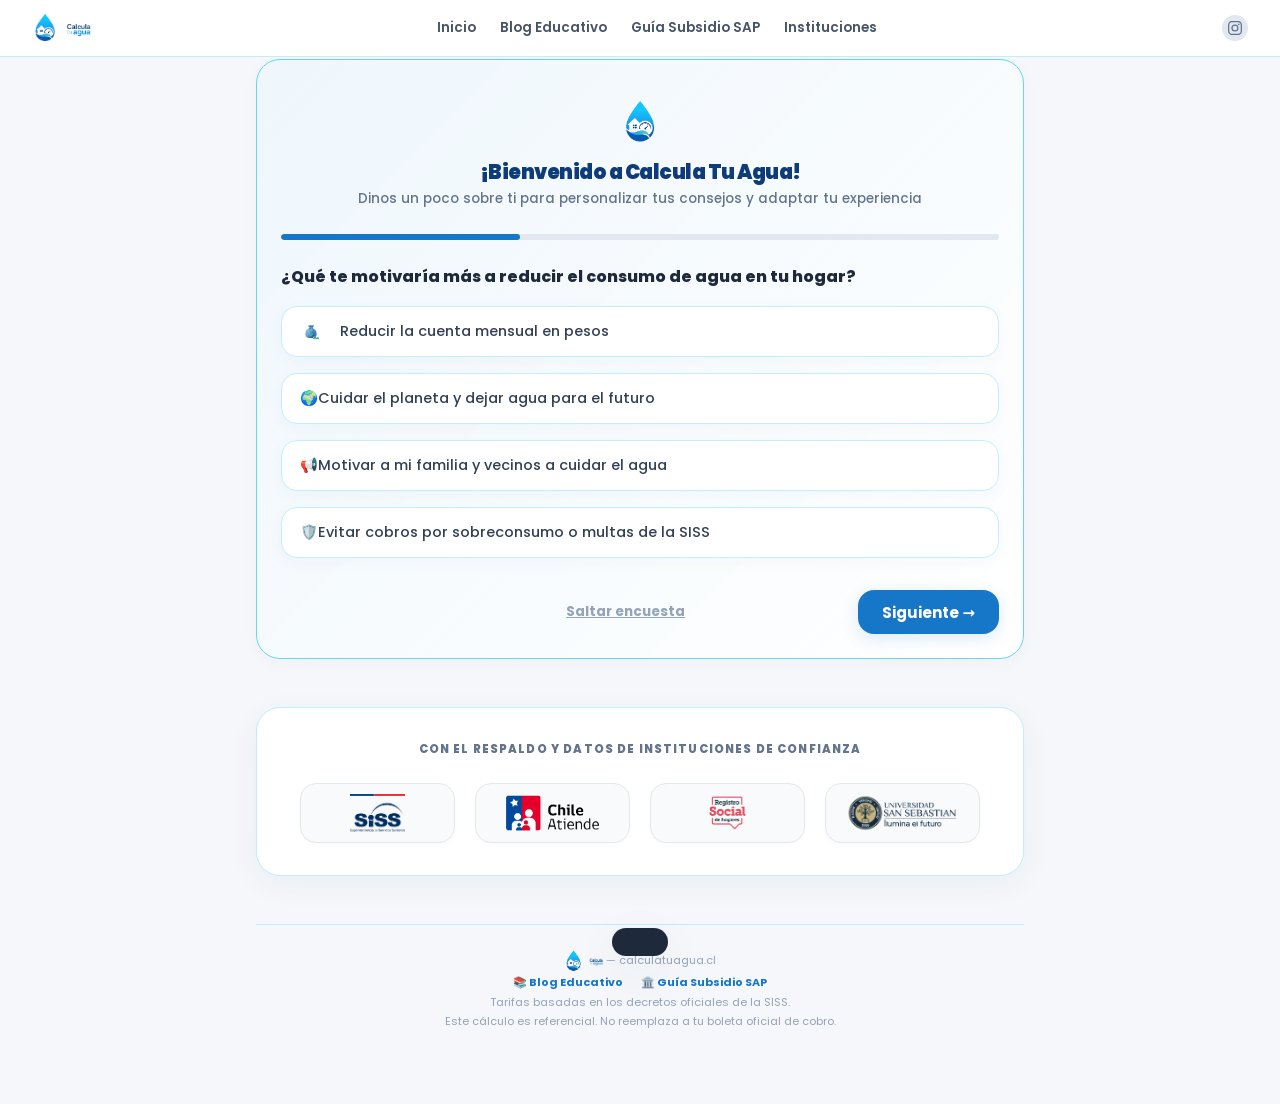
<file: index.html>
<!DOCTYPE html>
<html lang="es">

<head>
  <!-- Google tag (gtag.js) -->
  <script async src="https://www.googletagmanager.com/gtag/js?id=G-J6T6KYEFBW"></script>
  <script>
    window.dataLayer = window.dataLayer || [];
    function gtag(){dataLayer.push(arguments);}
    gtag('js', new Date());

    gtag('config', 'G-J6T6KYEFBW');
  </script>

  <meta charset="UTF-8">
  <meta name="viewport" content="width=device-width, initial-scale=1.0">
  <title>Calcula Tu Agua — Ahorra agua, ahorra dinero</title>
  <meta name="description"
    content="Calcula tu consumo de agua, descubre cuánto puedes ahorrar y conoce los subsidios disponibles para familias en Chile. calculatuagua.cl">
  <meta name="keywords"
    content="calcula tu agua, calculadora de agua chile, subsidio agua chile, subsidio sap, siss tarifas agua, consumo agua chile, ahorrar agua chile">

  <!-- Open Graph / Facebook -->
  <meta property="og:type" content="website">
  <meta property="og:url" content="https://calculatuagua.cl/">
  <meta property="og:title" content="Calcula Tu Agua — Simula tu boleta y ahorra agua">
  <meta property="og:description"
    content="Descubre cuánto gastas en agua, cuánto puedes ahorrar con hábitos eficientes y qué subsidios tienes disponibles en Chile.">
  <meta property="og:image" content="https://calculatuagua.cl/logo.png">

  <!-- Twitter -->
  <meta property="twitter:card" content="summary_large_image">
  <meta property="twitter:url" content="https://calculatuagua.cl/">
  <meta property="twitter:title" content="Calcula Tu Agua — Simula tu boleta y ahorra agua">
  <meta property="twitter:description"
    content="Descubre cuánto gastas en agua, cuánto puedes ahorrar con hábitos eficientes y qué subsidios tienes disponibles en Chile.">
  <meta property="twitter:image" content="https://calculatuagua.cl/logo.png">

  <!-- Google Search Console Verification -->
  <meta name="google-site-verification" content="AGREGAR_AQUI_TU_CODIGO_DE_VERIFICACION_DE_GOOGLE">

  <link rel="preconnect" href="https://fonts.googleapis.com">
  <link rel="preconnect" href="https://fonts.gstatic.com" crossorigin>
  <link href="https://fonts.googleapis.com/css2?family=Poppins:wght@300;400;500;600;700;800;900&display=swap"
    rel="stylesheet">
  <link rel="stylesheet" href="estilos_branding.css">
  <link rel="icon" type="image/png" href="logo.png">
  <script src="tarifas.js"></script>
</head>

<body>

  <!-- HEADER PRINCIPAL -->
  <header class="home-header">
    <a href="index.html" class="header-brand">
      <img src="logo.png" alt="Logo" class="header-logo-icon">
      <img src="logo_letras.png" alt="Calcula Tu Agua" class="header-logo-text">
    </a>
    <nav class="header-nav">
      <a href="index.html">Inicio</a>
      <a href="blog.html">Blog Educativo</a>
      <a href="subsidio-sap.html">Guía Subsidio SAP</a>
      <a href="#institutionalSection">Instituciones</a>
    </nav>
    <div class="header-social">
      <a href="https://www.instagram.com/calculatuagua/" target="_blank" rel="noopener" class="instagram-btn"
        aria-label="Instagram" title="Síguenos en Instagram">
        <svg width="14" height="14" fill="currentColor" viewBox="0 0 16 16">
          <path
            d="M8 0C5.829 0 5.556.01 4.703.048 3.85.088 3.269.222 2.76.42a3.9 3.9 0 0 0-1.417.923A3.9 3.9 0 0 0 .42 2.76C.222 3.268.087 3.85.048 4.7.01 5.555 0 5.827 0 8.001c0 2.172.01 2.444.048 3.297.04.852.174 1.433.372 1.942.205.526.478.972.923 1.417.444.445.89.719 1.416.923.51.198 1.09.333 1.942.372C5.555 15.99 5.827 16 8 16s2.444-.01 3.298-.048c.851-.04 1.434-.174 1.943-.372a3.9 3.9 0 0 0 1.416-.923c.445-.445.718-.891.923-1.417.197-.509.332-1.09.372-1.942C15.99 10.445 16 10.173 16 8s-.01-2.445-.048-3.299c-.04-.851-.175-1.433-.372-1.941a3.9 3.9 0 0 0-.923-1.417A3.9 3.9 0 0 0 13.24.42c-.51-.198-1.092-.333-1.943-.372C10.443.01 10.172 0 7.998 0zm-.717 1.442h.718c2.136 0 2.389.007 3.232.046.78.035 1.204.166 1.486.275.373.145.64.319.92.599s.453.546.598.92c.11.281.24.705.275 1.485.039.843.047 1.096.047 3.231s-.008 2.389-.047 3.232c-.035.78-.166 1.203-.275 1.485a2.5 2.5 0 0 1-.599.919c-.28.28-.546.453-.92.598-.28.11-.704.24-1.485.276-.843.038-1.096.047-3.232.047s-2.39-.009-3.233-.047c-.78-.036-1.203-.166-1.485-.276a2.5 2.5 0 0 1-.92-.598 2.5 2.5 0 0 1-.6-.92c-.109-.281-.24-.705-.275-1.485-.038-.843-.046-1.096-.046-3.233s.008-2.388.046-3.231c.036-.78.166-1.204.276-1.486.145-.373.319-.64.599-.92.28-.28.546-.453.92-.598.282-.11.705-.24 1.485-.276.738-.034 1.024-.044 2.515-.045zm4.988 1.328a.96.96 0 1 0 0 1.92.96.96 0 0 0 0-1.92m-4.27 1.122a4.109 4.109 0 1 0 0 8.217 4.109 4.109 0 0 0 0-8.217m0 1.441a2.667 2.667 0 1 1 0 5.334 2.667 2.667 0 0 1 0-5.334" />
        </svg>
      </a>
    </div>
  </header>

  <!-- HERO -->
  <div class="hero" id="heroSection">
    <div class="hero-blob hero-blob-1"></div>
    <div class="hero-blob hero-blob-2"></div>
    <h1 class="hero-logo-container"
      style="font-size: inherit; font-weight: inherit; margin: 0; line-height: inherit; display: flex; align-items: center; justify-content: center; gap: 12px; flex-wrap: wrap;">
      <img src="logo.png" alt="Logo" class="hero-logo-img" style="height: 52px; width: auto; object-fit: contain;">
      <img src="logo_letras.png" alt="Calcula Tu Agua" class="hero-logo-text"
        style="height: 46px; width: auto; object-fit: contain;">
    </h1>
    <p class="hero-sub">Descubre cuánto gastas en agua, cuánto puedes ahorrar y qué subsidios tienes disponibles</p>
    <div class="hero-badge" id="heroBadge"> calculatuagua.cl — Herramienta para familias chilenas</div>
    <div class="wave-bottom">
      <svg viewBox="0 0 1440 70" preserveAspectRatio="none">
        <path d="M0,35 C240,70 480,0 720,35 C960,70 1200,0 1440,35 L1440,70 L0,70 Z" fill="var(--bg)" />
      </svg>
    </div>
  </div>

  <div class="container">

    <!-- ═══ PAGE 0: ONBOARDING CUESTIONARIO ═══ -->
    <div class="page" id="pageOnboarding">
      <div class="card card-featured stagger" style="margin-top: 2rem;">
        <div class="panel-header">
          <span class="panel-emoji">
            <img src="logo.png" alt="" style="height: 48px; width: auto; object-fit: contain; vertical-align: middle;"
              onerror="this.style.display='none'; this.nextElementSibling.style.display='inline';">
            <span style="display: none;">👋</span>
          </span>
          <div class="panel-title" style="font-size: 20px; font-weight: 900; color: var(--pri-dark);">¡Bienvenido a
            Calcula Tu Agua!</div>
          <div class="panel-subtitle" style="font-size: 13.5px; color: var(--gray-500); margin-top: 4px;">Dinos un poco
            sobre ti para personalizar tus consejos y adaptar tu experiencia</div>
        </div>

        <div class="carousel-progress"
          style="margin: 1.5rem 0; background: #e2e8f0; height: 6px; border-radius: 3px; overflow: hidden;">
          <div class="carousel-progress-fill" id="onboardingProgress"
            style="width: 33%; height: 100%; background: var(--pri); transition: width 0.3s;"></div>
        </div>

        <div id="onboardingQuestionContainer" style="min-height: 180px; margin-bottom: 1.5rem;"></div>

        <div style="display: flex; gap: 10px; justify-content: space-between; align-items: center; flex-wrap: wrap;">
          <button class="carousel-back" id="btnOnboardingPrev" onclick="onboardingPrev()"
            style="visibility: hidden; padding: 10px 18px; border: 1.5px solid var(--border); background: var(--card); border-radius: var(--r); font-weight: 700; color: var(--gray-600); cursor: pointer;">←
            Anterior</button>
          <button onclick="skipOnboarding()"
            style="font-size: 13.5px; font-weight: 700; color: var(--gray-400); background: none; border: none; cursor: pointer; text-decoration: underline;">Saltar
            encuesta</button>
          <button class="carousel-arrow carousel-next" id="btnOnboardingNext" onclick="onboardingNext()"
            style="padding: 10px 24px; min-height: 44px; margin: 0; display: inline-flex; align-items: center; justify-content: center; background: var(--pri); color: white; border: none; border-radius: var(--r); font-weight: 700; cursor: pointer;">Siguiente
            →</button>
        </div>
      </div>
    </div>

    <!-- ═══ PAGE 1: INPUT ═══ -->
    <div class="page active" id="pageInput">

      <div id="profileBadgeContainer" style="margin-bottom: 1rem; display: none;"></div>
      <div id="profileNoticeContainer"></div>

      <div class="section-label"><span class="dot"></span> Tu ubicación y empresa de agua</div>
      <div class="card card-featured">
        <div class="card-header"><span class="icon-badge"><img src="icon_location.png" alt=""
              onerror="this.style.display='none'; this.nextElementSibling.style.display='inline-block';"><span
              style="display: none; font-size: 18px;">📍</span></span>Ubicación y Empresa Sanitaria</div>
        <div style="display: flex; flex-direction: column; gap: 12px; margin-top: 8px;">
          <div>
            <label for="regionSelect"
              style="font-size: 11px; font-weight: 700; color: var(--gray-500); text-transform: uppercase; margin-bottom: 4px; display: block;">Región</label>
            <select id="regionSelect" class="region-select" aria-label="Región"></select>
          </div>
          <div>
            <label for="communeSelect"
              style="font-size: 11px; font-weight: 700; color: var(--gray-500); text-transform: uppercase; margin-bottom: 4px; display: block;">Comuna</label>
            <select id="communeSelect" class="region-select" aria-label="Comuna"></select>
          </div>
          <div id="companyAutoInfo" style="display: none;">
            <label
              style="font-size: 11px; font-weight: 700; color: var(--gray-500); text-transform: uppercase; margin-bottom: 4px; display: block;">Empresa
              Sanitaria</label>
            <div id="companyAutoName"
              style="background: var(--gray-50); border: 1.5px solid var(--border); border-radius: var(--r); padding: 10px 14px; font-size: 14px; font-weight: 600; color: var(--pri-dark); display: flex; align-items: center; gap: 8px;">
              <span class="icon-badge sm"><img src="icon_location.png" alt=""
                  onerror="this.style.display='none'; this.nextElementSibling.style.display='inline-block';"><span
                  style="display: none; font-size: 14px;">🏢</span></span>
              <span id="companyAutoText"></span>
            </div>
          </div>
          <div id="companySelectContainer" style="display: none;">
            <label for="companySelect"
              style="font-size: 11px; font-weight: 700; color: var(--gray-500); text-transform: uppercase; margin-bottom: 4px; display: block;">Empresa
              Sanitaria / Sector Tarifario</label>
            <select id="companySelect" class="region-select" aria-label="Empresa sanitaria"></select>
          </div>
        </div>
      </div>

      <div class="section-label"><span class="dot"></span> Opciones de facturación</div>
      <div class="card">
        <div class="card-header"><span class="icon-badge"><img src="icon_settings.png" alt=""
              onerror="this.style.display='none'; this.nextElementSibling.style.display='inline-block';"><span
              style="display: none; font-size: 18px;">⚙️</span></span>Opciones de cálculo</div>
        <div style="display: flex; flex-direction: column; gap: 12px; margin-top: 8px;">
          <label
            style="display: flex; align-items: flex-start; gap: 10px; cursor: pointer; font-size: 14.5px; font-weight: 500; color: var(--gray-700);">
            <input type="checkbox" id="chkSewer"
              style="margin-top: 4px; width: 18px; height: 18px; accent-color: var(--pri); cursor: pointer;">
            <div>
              <strong style="display: inline-flex; align-items: center; gap: 4px;"><span class="icon-badge sm"><img
                    src="logo.png" alt=""
                    onerror="this.style.display='none'; this.nextElementSibling.style.display='inline-block';"><span
                    style="display: none; font-size: 14px;">💧</span></span>Incluir agua sucia (Alcantarillado)</strong>
              <div style="font-size: 12px; color: var(--gray-400); font-weight: 400;">Activa esto si también te cobran
                por retirar y limpiar el agua usada en el hogar</div>
            </div>
          </label>
          <label
            style="display: flex; align-items: flex-start; gap: 10px; cursor: pointer; font-size: 14.5px; font-weight: 500; color: var(--gray-700);">
            <input type="checkbox" id="chkIva"
              style="margin-top: 4px; width: 18px; height: 18px; accent-color: var(--pri); cursor: pointer;">
            <div>
              <strong style="display: inline-flex; align-items: center; gap: 4px;"><span class="icon-badge sm"><img
                    src="icon_calc.png" alt=""
                    onerror="this.style.display='none'; this.nextElementSibling.style.display='inline-block';"><span
                    style="display: none; font-size: 14px;">🧾</span></span>Incluir IVA (19%)</strong>
              <div style="font-size: 12px; color: var(--gray-400); font-weight: 400;">Agrega el impuesto obligatorio
                (IVA) para ver el precio total real a pagar</div>
            </div>
          </label>
          <label
            style="display: flex; align-items: flex-start; gap: 10px; cursor: pointer; font-size: 14.5px; font-weight: 500; color: var(--gray-700);">
            <input type="checkbox" id="chkSummer"
              style="margin-top: 4px; width: 18px; height: 18px; accent-color: var(--pri); cursor: pointer;">
            <div>
              <strong style="display: inline-flex; align-items: center; gap: 4px;"><span class="icon-badge sm"><img
                    src="icon_summer.png" alt=""
                    onerror="this.style.display='none'; this.nextElementSibling.style.display='inline-block';"><span
                    style="display: none; font-size: 14px;">☀️</span></span>Recargo de Verano (Sobreconsumo)</strong>
              <div style="font-size: 12px; color: var(--gray-400); font-weight: 400;">Activa esto si estás en los meses
                de verano y tu consumo supera los 40 m³ al mes</div>
            </div>
          </label>
        </div>
      </div>

      <div class="section-label"><span class="dot"></span> ¿Cuántas personas viven en tu hogar?</div>
      <div class="card">
        <div class="people-row stagger" id="peopleRow" role="group" aria-label="Número de personas"></div>
      </div>

      <div class="section-label"><span class="dot"></span> Ajusta tus hábitos de consumo</div>
      <div class="card" id="activityList"></div>

      <div class="cta-wrap">
        <button class="cta-btn" id="calcBtn" onclick="showResults()">
          <span class="cta-icon"><img src="icon_calc.png" alt=""
              style="height: 1.2em; width: auto; vertical-align: middle; margin-right: 4px;"
              onerror="this.style.display='none'; this.nextElementSibling.style.display='inline';"><span
              style="display: none;">📊</span></span> Calcular mi consumo
        </button>
      </div>

      <!-- SECCIÓN LLAVERO NFC -->
      <div class="section-label"><span class="dot"></span> Llavero Inteligente NFC</div>
      <div class="nfc-section">
        <div class="nfc-content">
          <h3 class="nfc-title">
            <span class="icon-badge"><img src="logo.png" alt="" onerror="this.style.display='none'; this.nextElementSibling.style.display='inline-block';"><span style="display: none;">🔑</span></span>
            Llavero Calcula Tu Agua
          </h3>
          <p class="nfc-subtitle">El recordatorio físico que conecta tu hogar con el ahorro de agua.</p>
          <div class="nfc-features">
            <div class="nfc-feature-item">
              <div class="nfc-feature-icon">
                <svg viewBox="0 0 24 24" fill="none" stroke="currentColor" stroke-width="2.5" stroke-linecap="round" stroke-linejoin="round"><path d="M18 8A6 6 0 0 0 6 8c0 7-3 9-3 9h18s-3-2-3-9"/><path d="M13.73 21a2 2 0 0 1-3.46 0"/></svg>
              </div>
              <div class="nfc-feature-text">
                <h4>Recordatorio Físico en el Hogar</h4>
                <p>Ubicado en la cocina o el baño, actúa como un recordatorio diario ("physical nudge") para mantener hábitos eficientes de consumo.</p>
              </div>
            </div>
            <div class="nfc-feature-item">
              <div class="nfc-feature-icon">
                <svg viewBox="0 0 24 24" fill="none" stroke="currentColor" stroke-width="2.5" stroke-linecap="round" stroke-linejoin="round"><rect x="5" y="2" width="14" height="20" rx="2" ry="2"/><path d="M12 18h.01"/></svg>
              </div>
              <div class="nfc-feature-text">
                <h4>Acceso Instantáneo sin Aplicaciones</h4>
                <p>Cero fricción. Acerca tu celular al llavero para abrir al instante CalculaTuAgua.cl en tu navegador, sin descargas ni instalaciones.</p>
              </div>
            </div>
            <div class="nfc-feature-item">
              <div class="nfc-feature-icon">
                <svg viewBox="0 0 24 24" fill="none" stroke="currentColor" stroke-width="2.5" stroke-linecap="round" stroke-linejoin="round"><path d="M20.59 13.41l-7.17 7.17a2 2 0 0 1-2.83 0L2 12V2h10l8.59 8.59a2 2 0 0 1 0 2.82zM7 7h.01"/></svg>
              </div>
              <div class="nfc-feature-text">
                <h4>Descuentos en Comercios Locales</h4>
                <p>Úsalo como credencial física en panaderías y almacenes locales asociados para obtener un <strong>10% de descuento</strong> automático.</p>
              </div>
            </div>
          </div>
        </div>
        <div class="nfc-visual">
          <div class="keychain-wrapper" onclick="toast('📱 ¡Acerca tu teléfono para escanear el llavero NFC!')">
            <div class="keychain-ring"></div>
            <div class="keychain-link"></div>
            <div class="keychain-tag">
              <div class="keychain-hole"></div>
              <img src="logo.png" alt="Calcula Tu Agua" class="keychain-logo">
              <div class="keychain-nfc-badge" title="NFC Integrado">
                <svg viewBox="0 0 24 24" fill="none" stroke="currentColor" stroke-width="2.5" stroke-linecap="round" stroke-linejoin="round">
                  <path d="M12 20h.01"/>
                  <path d="M17 20a5 5 0 0 0-10 0"/>
                  <path d="M12 10a10 10 0 0 1 10 10"/>
                  <path d="M12 10a10 10 0 0 0-10 10"/>
                  <path d="M12 4a16 16 0 0 1 16 16"/>
                  <path d="M12 4a16 16 0 0 0-16 16"/>
                </svg>
              </div>
            </div>
          </div>
        </div>
      </div>

      <!-- SECCIÓN SUSTENTO CIENTÍFICO PROYECTO WHY -->
      <div class="section-label"><span class="dot"></span> Modelo Científico</div>
      <section class="why-science-section">
        <h2 class="why-science-title">
          <span class="icon-badge sm"><img src="logo.png" alt="" onerror="this.style.display='none'; this.nextElementSibling.style.display='inline-block';"><span style="display: none;">🔬</span></span>
          Sustento Científico: Proyecto WHY
        </h2>
        <p class="why-science-subtitle">
          Nuestras recomendaciones y análisis conductual están basados en investigación científica de primer nivel financiada por la Unión Europea.
        </p>

        <div class="science-intro-card">
          <p>
            El <strong>Proyecto WHY</strong> (<em>Climbing the ladder of energy transition: modeling investment decisions</em>, Grant Agreement No. 891943), financiado por el programa Horizon 2020 de la Unión Europea y liderado por la <strong>Universidad de Deusto</strong>, desarrolló una taxonomía de <strong>32 determinantes de comportamiento</strong> (económicos, sociales, psicológicos y regulatorios).
          </p>
          <p style="margin-top: 8px;">
            Para adaptar este modelo a la realidad nacional, un panel de <strong>9 expertos chilenos (Group-CL)</strong> mapeó estos determinantes, definiendo los <strong>7 perfiles conductuales</strong> representados en nuestro cuestionario para personalizar las estrategias de ahorro de agua en los hogares de Chile.
          </p>
          <div class="science-links-grid">
            <a href="https://doi.org/10.5281/zenodo.11234441" target="_blank" rel="noopener" class="science-link-btn">
              <svg viewBox="0 0 24 24" fill="none" stroke="currentColor" stroke-width="2" stroke-linecap="round" stroke-linejoin="round"><path d="M14 2H6a2 2 0 0 0-2 2v16a2 2 0 0 0 2 2h12a2 2 0 0 0 2-2V8z"/><polyline points="14 2 14 8 20 8"/><line x1="16" y1="13" x2="8" y2="13"/><line x1="16" y1="17" x2="8" y2="17"/><polyline points="10 9 9 9 8 9"/></svg>
              Microdatos en Zenodo (DOI)
            </a>
            <a href="https://www.why-h2020.eu/" target="_blank" rel="noopener" class="science-link-btn">
              <svg viewBox="0 0 24 24" fill="none" stroke="currentColor" stroke-width="2" stroke-linecap="round" stroke-linejoin="round"><circle cx="12" cy="12" r="10"/><line x1="2" y1="12" x2="22" y2="12"/><path d="M12 2a15.3 15.3 0 0 1 4 10 15.3 15.3 0 0 1-4 10 15.3 15.3 0 0 1-4-10 15.3 15.3 0 0 1 4-10z"/></svg>
              Sitio Oficial del Proyecto WHY
            </a>
          </div>
        </div>

        <h3 class="profiles-section-title">Los 7 Perfiles Conductuales</h3>
        <div class="profiles-cards-grid">
          <div class="profile-card profile-card-fearful" onclick="openProfilesModal('fearful')">
            <div class="profile-card-header">
              <span class="profile-card-emoji">😰🛡️</span>
              <h4 class="profile-card-name">El Asustadizo <span class="profile-card-sub">(Fearful)</span></h4>
            </div>
            <p class="profile-card-desc">Valora la seguridad, el respaldo institucional y evita riesgos o multas de sobreconsumo.</p>
            <div class="profile-card-tags">
              <span class="profile-tag">Seguridad</span>
              <span class="profile-tag">SISS</span>
            </div>
          </div>
          <div class="profile-card profile-card-stubborn" onclick="openProfilesModal('stubborn')">
            <div class="profile-card-header">
              <span class="profile-card-emoji">😐🌱</span>
              <h4 class="profile-card-name">El Austero <span class="profile-card-sub">(Stubborn)</span></h4>
            </div>
            <p class="profile-card-desc">Comprometido con la ecología y soluciones prácticas de costo cero o ahorro inmediato.</p>
            <div class="profile-card-tags">
              <span class="profile-tag">Ecología</span>
              <span class="profile-tag">Costo Cero</span>
            </div>
          </div>
          <div class="profile-card profile-card-economicus" onclick="openProfilesModal('homo_economicus')">
            <div class="profile-card-header">
              <span class="profile-card-emoji">🤓📈</span>
              <h4 class="profile-card-name">El Calculador <span class="profile-card-sub">(Homo Economicus)</span></h4>
            </div>
            <p class="profile-card-desc">Enfocado en el ahorro financiero neto, retornos de inversión y pesos ($) ahorrados.</p>
            <div class="profile-card-tags">
              <span class="profile-tag">Pesos ($)</span>
              <span class="profile-tag">Retorno</span>
            </div>
          </div>
          <div class="profile-card profile-card-influencer" onclick="openProfilesModal('influencer')">
            <div class="profile-card-header">
              <span class="profile-card-emoji">😎📢</span>
              <h4 class="profile-card-name">El Líder Social <span class="profile-card-sub">(Influencer)</span></h4>
            </div>
            <p class="profile-card-desc">Motivado por el impacto comunitario, la presión social y el cambio colectivo en su barrio.</p>
            <div class="profile-card-tags">
              <span class="profile-tag">Comunidad</span>
              <span class="profile-tag">Social</span>
            </div>
          </div>
          <div class="profile-card profile-card-careful" onclick="openProfilesModal('careful')">
            <div class="profile-card-header">
              <span class="profile-card-emoji">🧐🔍</span>
              <h4 class="profile-card-name">El Cauteloso <span class="profile-card-sub">(Careful)</span></h4>
            </div>
            <p class="profile-card-desc">Busca la precisión técnica y entender el desglose detallado de las fórmulas y cobros.</p>
            <div class="profile-card-tags">
              <span class="profile-tag">Fórmulas</span>
              <span class="profile-tag">Precisión</span>
            </div>
          </div>
          <div class="profile-card profile-card-early" onclick="openProfilesModal('early_adopter')">
            <div class="profile-card-header">
              <span class="profile-card-emoji">🤩🚀</span>
              <h4 class="profile-card-name">El Pionero <span class="profile-card-sub">(Early Adopter)</span></h4>
            </div>
            <p class="profile-card-desc">Interesado en gadgets tecnológicos, digitalización y tendencias modernas de optimización.</p>
            <div class="profile-card-tags">
              <span class="profile-tag">Tecnología</span>
              <span class="profile-tag">Pilotos</span>
            </div>
          </div>
          <div class="profile-card profile-card-uninterested" onclick="openProfilesModal('uninterested')">
            <div class="profile-card-header">
              <span class="profile-card-emoji">🥱⚡</span>
              <h4 class="profile-card-name">El Desinteresado <span class="profile-card-sub">(Uninterested)</span></h4>
            </div>
            <p class="profile-card-desc">Prefiere la simplicidad extrema, vistas rápidas de un vistazo y mínimo esfuerzo cognitivo.</p>
            <div class="profile-card-tags">
              <span class="profile-tag">Sencillez</span>
              <span class="profile-tag">Rapidez</span>
            </div>
          </div>
        </div>
      </section>
    </div>

    <!-- ═══ PAGE 2: RESULTS CAROUSEL ═══ -->
    <div class="page" id="pageResults">
      <div class="carousel-wrapper">
        <div class="carousel-viewport" id="carouselViewport">

          <!-- PANEL 1: Tu Consumo -->
          <div class="panel active" id="panel-0">
            <div class="panel-inner">
              <div class="panel-header">
                <span class="panel-emoji">
                  <img src="logo.png" alt=""
                    style="height: 48px; width: auto; object-fit: contain; vertical-align: middle;"
                    onerror="this.style.display='none'; this.nextElementSibling.style.display='inline';">
                  <span style="display: none;">💧</span>
                </span>
                <div class="panel-title">Tu Consumo Mensual</div>
                <div class="panel-subtitle">Así es como usas el agua cada mes</div>
              </div>
              <div class="panel-body" id="panelConsumo"></div>
            </div>
          </div>

          <!-- PANEL 2: Comparación -->
          <div class="panel" id="panel-1">
            <div class="panel-inner">
              <div class="panel-header">
                <span class="panel-emoji">
                  <img src="icon_comparison.png" alt=""
                    style="height: 48px; width: auto; object-fit: contain; vertical-align: middle;"
                    onerror="this.style.display='none'; this.nextElementSibling.style.display='inline';">
                  <span style="display: none;">📊</span>
                </span>
                <div class="panel-title">¿Cómo te comparas?</div>
                <div class="panel-subtitle">Tu consumo vs. el promedio chileno</div>
              </div>
              <div class="panel-body" id="panelCompara"></div>
            </div>
          </div>

          <!-- PANEL 3: Subsidios -->
          <div class="panel" id="panel-2">
            <div class="panel-inner">
              <div class="panel-header">
                <span class="panel-emoji">
                  <img src="icon_subsidies.png" alt=""
                    style="height: 48px; width: auto; object-fit: contain; vertical-align: middle;"
                    onerror="this.style.display='none'; this.nextElementSibling.style.display='inline';">
                  <span style="display: none;">🏛️</span>
                </span>
                <div class="panel-title">Subsidios para Ti</div>
                <div class="panel-subtitle">Ayuda disponible para tu hogar</div>
              </div>
              <div class="panel-body" id="panelSubsidio"></div>
            </div>
          </div>

          <!-- PANEL 4: Ahorro -->
          <div class="panel" id="panel-3">
            <div class="panel-inner">
              <div class="panel-header">
                <span class="panel-emoji">
                  <img src="icon_savings.png" alt=""
                    style="height: 48px; width: auto; object-fit: contain; vertical-align: middle;"
                    onerror="this.style.display='none'; this.nextElementSibling.style.display='inline';">
                  <span style="display: none;">💰</span>
                </span>
                <div class="panel-title">¡Puedes Ahorrar!</div>
                <div class="panel-subtitle">Si adoptas hábitos eficientes</div>
              </div>
              <div class="panel-body" id="panelAhorro"></div>
            </div>
          </div>

          <!-- PANEL 5: Consejos + Compartir -->
          <div class="panel" id="panel-4">
            <div class="panel-inner">
              <div class="panel-header">
                <span class="panel-emoji">
                  <img src="icon_tips.png" alt=""
                    style="height: 48px; width: auto; object-fit: contain; vertical-align: middle;"
                    onerror="this.style.display='none'; this.nextElementSibling.style.display='inline';">
                  <span style="display: none;">🌟</span>
                </span>
                <div class="panel-title">Consejos para Ti</div>
                <div class="panel-subtitle">Cambia estos hábitos y ahorra</div>
              </div>
              <div class="panel-body" id="panelConsejos"></div>
            </div>
          </div>

        </div>

        <div class="carousel-progress">
          <div class="carousel-progress-fill" id="progressFill" style="width:20%"></div>
        </div>

        <div class="carousel-nav">
          <div
            style="display: flex; align-items: center; gap: 12px; justify-content: center; margin-bottom: 4px; width: 100%;">
            <div class="carousel-dots" id="carouselDots"></div>
            <span id="carouselCounter"
              style="font-size: 12px; font-weight: 700; color: var(--gray-400); background: var(--gray-100); padding: 2px 8px; border-radius: 12px;">1
              / 5</span>
          </div>
          <div class="carousel-buttons">
            <button class="carousel-arrow carousel-prev" id="btnPrev" onclick="carouselPrev()">
              ← Volver a editar
            </button>
            <button class="carousel-arrow carousel-next" id="btnNext" onclick="carouselNext()">
              Siguiente →
            </button>
          </div>
        </div>
      </div>
    </div>

    <!-- Sección de Logos Institucionales Reorganizados y Llamativos (USS, SISS, ChileAtiende, RSH) -->
    <div class="institutional-section stagger" id="institutionalSection">
      <p class="institutional-title">Con el respaldo y datos de instituciones de confianza</p>
      <div class="institutional-logos">
        <!-- Logo SISS (Superintendencia de Servicios Sanitarios) -->
        <a href="https://www.siss.gob.cl" target="_blank" rel="noopener" class="inst-logo-card">
          <!-- Espacio para agregar logo_siss.png en alta calidad -->
          <img src="logo_siss.png" alt="SISS" class="inst-logo-img"
            onerror="this.style.display='none'; this.nextElementSibling.style.display='block';">
          <span class="inst-logo-fallback" style="display: none;">SISS</span>
        </a>

        <!-- Logo ChileAtiende -->
        <a href="https://www.chileatiende.gob.cl" target="_blank" rel="noopener" class="inst-logo-card">
          <!-- Espacio para agregar logo_chileatiende.png en alta calidad -->
          <img src="logo_chileatiende.png" alt="ChileAtiende" class="inst-logo-img"
            onerror="this.style.display='none'; this.nextElementSibling.style.display='block';">
          <span class="inst-logo-fallback" style="display: none;">ChileAtiende</span>
        </a>

        <!-- Logo RSH (Registro Social de Hogares) -->
        <a href="https://rsh.ministeriodesarrollosocial.gob.cl" target="_blank" rel="noopener" class="inst-logo-card">
          <!-- Espacio para agregar logo_rsh.png en alta calidad -->
          <img src="logo_rsh.png" alt="Registro Social de Hogares" class="inst-logo-img"
            onerror="this.style.display='none'; this.nextElementSibling.style.display='block';">
          <span class="inst-logo-fallback" style="display: none;">RSH</span>
        </a>

        <!-- Logo USS (Universidad San Sebastián) -->
        <a href="https://www.uss.cl" target="_blank" rel="noopener" class="inst-logo-card">
          <!-- Espacio para agregar logo_uss.png en alta calidad -->
          <img src="logo_uss.png" alt="Universidad San Sebastián" class="inst-logo-img"
            onerror="this.style.display='none'; this.nextElementSibling.style.display='block';">
          <span class="inst-logo-fallback" style="display: none;">USS</span>
        </a>
      </div>
    </div>

    <div class="footer">
      <strong style="display: inline-flex; align-items: center; gap: 6px; vertical-align: middle;">
        <img src="logo.png" alt="Logo" style="height: 24px; width: auto; object-fit: contain;">
        <img src="logo_letras.png" alt="Calcula Tu Agua" style="height: 18px; width: auto; object-fit: contain;">
      </strong> — calculatuagua.cl<br>
      <a href="blog.html" style="font-weight: 700; color: var(--pri); margin-right: 15px;">📚 Blog Educativo</a>
      <a href="subsidio-sap.html" style="font-weight: 700; color: var(--pri);">🏛️ Guía Subsidio SAP</a><br>
      Tarifas basadas en los decretos oficiales de la SISS.<br>
      Este cálculo es referencial. No reemplaza a tu boleta oficial de cobro.
    </div>
  </div>

  <div class="toast" id="toast"></div>

  <script>
    /* ══════════════════════ DATA ══════════════════════ */
    // TARIFF_DB cargado externamente desde tarifas.js

    const REGION_NAMES = {
      "RM": "Región Metropolitana de Santiago",
      "XV": "Región de Arica y Parinacota",
      "I": "Región de Tarapacá",
      "II": "Región de Antofagasta",
      "III": "Región de Atacama",
      "IV": "Región de Coquimbo",
      "V": "Región de Valparaíso",
      "VI": "Región del Libertador General Bernardo O'Higgins",
      "VII": "Región del Maule",
      "XVI": "Región de Ñuble",
      "VIII": "Región del Biobío",
      "IX": "Región de La Araucanía",
      "XIV": "Región de Los Ríos",
      "X": "Región de Los Lagos",
      "XI": "Región de Aysén",
      "XII": "Región de Magallanes y de la Antártica Chilena"
    };

    // Behavioral Profiles (WHY Project)
    const PROFILES = {
      fearful: {
        name: "El Asustadizo (Fearful)",
        emoji: "😰🛡️",
        desc: "Valoras la seguridad, la certeza y el respaldo institucional de tus cálculos.",
        badgeClass: "badge-fearful"
      },
      stubborn: {
        name: "El Austero (Stubborn)",
        emoji: "😐🌱",
        desc: "Valoras la ecología y soluciones de costo cero para ahorrar agua de forma práctica.",
        badgeClass: "badge-stubborn"
      },
      homo_economicus: {
        name: "El Calculador (Homo Economicus)",
        emoji: "🤓📈",
        desc: "Valoras el ahorro financiero en pesos y el retorno de inversión.",
        badgeClass: "badge-economicus"
      },
      influencer: {
        name: "El Líder Social (Influencer)",
        emoji: "😎📢",
        desc: "Valoras el impacto comunitario y te gusta motivar a tus vecinos.",
        badgeClass: "badge-influencer"
      },
      careful: {
        name: "El Cauteloso (Careful)",
        emoji: "🧐🔍",
        desc: "Valoras la precisión técnica y conocer el desglose exacto de las fórmulas.",
        badgeClass: "badge-careful"
      },
      early_adopter: {
        name: "El Pionero (Early Adopter)",
        emoji: "🤩🚀",
        desc: "Te interesan las innovaciones tecnológicas y las tendencias digitales.",
        badgeClass: "badge-early"
      },
      uninterested: {
        name: "El Desinteresado (Uninterested)",
        emoji: "🥱⚡",
        desc: "Prefieres simplicidad, respuestas rápidas y mínimo esfuerzo para calcular.",
        badgeClass: "badge-uninterested"
      }
    };

    const AC = [
      { id: 'shower', lb: 'Ducha', ic: '🚿', ds: 'minutos por persona / día', mn: 0, mx: 20, st: 1, df: 0, u: 'min', lpu: 10, ev: 5, el: null, pp: true, tip: 'Reducir la ducha de 8 a 5 min ahorra ~30 litros por persona al día.', th: [5, 12] },
      { id: 'toilet', lb: 'Descarga de WC', ic: '🚽', ds: 'veces por persona / día', mn: 0, mx: 12, st: 1, df: 0, u: 'veces', lpu: 8, ev: 5, el: 4, pp: true, tip: 'Un WC con doble descarga (3L/6L) puede reducir 50% del consumo del baño.', th: [4, 8] },
      { id: 'teeth', lb: 'Cepillado de dientes', ic: '🪥', ds: 'veces por persona / día', mn: 0, mx: 6, st: 1, df: 0, u: 'veces', lpu: 6, ev: 3, el: 1, pp: true, tip: 'Cerrar la llave mientras te cepillas ahorra hasta 5 litros por cepillado.', th: [2, 4] },
      { id: 'dishes', lb: 'Lavado de platos', ic: '🍽️', ds: 'veces al día (hogar)', mn: 0, mx: 6, st: 1, df: 0, u: 'veces', lpu: 15, ev: 2, el: 5, pp: false, tip: 'Llenar un recipiente reduce de 15 a 5 litros por lavada.', th: [2, 4] },
      { id: 'laundry', lb: 'Lavadora', ic: '👕', ds: 'cargas por semana', mn: 0, mx: 14, st: 1, df: 0, u: 'cargas', lpu: 65, ev: 2, el: null, pp: false, wk: true, tip: 'Usa carga completa y programa corto. Evita lavadas parciales.', th: [3, 7] },
      { id: 'cook', lb: 'Cocinar, beber y otros', ic: '🍳', ds: 'litros estimados / día (hogar)', mn: 0, mx: 30, st: 1, df: 0, u: 'L', lpu: 1, ev: 6, el: null, pp: false, tip: 'Reutiliza el agua de cocción de verduras para regar plantas.', th: [8, 15] },
      { id: 'garden', lb: 'Riego de jardín / huerto', ic: '🌱', ds: 'veces por semana', mn: 0, mx: 7, st: 1, df: 0, u: 'veces', lpu: 30, ev: 0, el: 20, pp: false, wk: true, tip: 'Riega temprano o al atardecer. Usa agua reutilizada.', th: [2, 5] },
    ];
    const SUB_T = [{ l: 'RSH 0–40%', p: 85 }, { l: 'RSH 41–70%', p: 50 }, { l: 'RSH 71–90%', p: 25 }];
    const SUB_MAX = 13, SUB_MAX_SSO = 15, AVG_PP = 3.8;
    let ppl = 4;
    let selectedTariff = null;
    const V = {}; AC.forEach(a => V[a.id] = a.df);

    // Onboarding Survey State
    let onboardingStep = 0;
    const onboardingAnswers = [];
    let userProfile = null;

    const ONBOARDING_QUESTIONS = [
      {
        q: "¿Qué te motivaría más a reducir el consumo de agua en tu hogar?",
        options: [
          { text: "💵 Reducir la cuenta mensual en pesos", score: { homo_economicus: 3, uninterested: 1 } },
          { text: "🌍 Cuidar el planeta y dejar agua para el futuro", score: { stubborn: 3 } },
          { text: "📢 Motivar a mi familia y vecinos a cuidar el agua", score: { influencer: 3 } },
          { text: "🛡️ Evitar cobros por sobreconsumo o multas de la SISS", score: { careful: 2, fearful: 2 } }
        ]
      },
      {
        q: "¿Cómo actúas frente a las recomendaciones de ahorro?",
        options: [
          { text: "🚀 Me gusta probar nuevas tecnologías y dispositivos eficientes", score: { early_adopter: 3 } },
          { text: "🌱 Prefiero consejos prácticos que no me cuesten un peso", score: { stubborn: 3 } },
          { text: "📈 Solo me interesa si veo una baja real en el cobro de mi boleta", score: { homo_economicus: 3 } },
          { text: "⚡ No me gusta complicarme la vida, prefiero no hacer grandes cambios", score: { uninterested: 3 } }
        ]
      },
      {
        q: "Al tomar decisiones en tu hogar, ¿qué es lo más importante para ti?",
        options: [
          { text: "🛡️ Tener la seguridad y el respaldo técnico de que las cosas funcionan bien", score: { fearful: 3 } },
          { text: "🔍 Saber exactamente en qué se gasta cada peso y cada litro", score: { careful: 3 } },
          { text: "⚡ Tener comodidad y no perder tiempo con cosas complejas", score: { uninterested: 3 } },
          { text: "📢 Ser un referente en mi comunidad para un cambio positivo", score: { influencer: 3 } }
        ]
      }
    ];

    /* ══════════════════════ UTILS ══════════════════════ */
    function gc() { return selectedTariff }

    function calculateDetailedTariff(m3) {
      const c = selectedTariff;
      if (!c) return { fixedCharge: 0, baseVariableCharge: 0, summerSurcharge: 0, sewerageCharge: 0, subtotal: 0, iva: 0, total: 0 };

      const fixedCharge = c.f;

      const includeSummer = document.getElementById('chkSummer') ? document.getElementById('chkSummer').checked : false;
      const includeSewer = document.getElementById('chkSewer') ? document.getElementById('chkSewer').checked : false;
      const includeIva = document.getElementById('chkIva') ? document.getElementById('chkIva').checked : false;

      let baseVariableCharge = 0;
      let summerSurcharge = 0;

      if (includeSummer) {
        if (m3 <= 40) {
          baseVariableCharge = m3 * c.t2;
          summerSurcharge = 0;
        } else {
          baseVariableCharge = 40 * c.t2;
          summerSurcharge = (m3 - 40) * c.t3;
        }
      } else {
        baseVariableCharge = m3 * c.t1;
        summerSurcharge = 0;
      }

      let sewerageCharge = 0;
      if (includeSewer) {
        sewerageCharge = m3 * c.al;
      }

      const subtotal = fixedCharge + baseVariableCharge + summerSurcharge + sewerageCharge;
      let iva = 0;
      if (includeIva) {
        // El IVA no se aplica sobre el cargo fijo (f), ya que las boletas oficiales lo incluyen en el cargo fijo.
        iva = (baseVariableCharge + summerSurcharge + sewerageCharge) * 0.19;
      }

      const total = subtotal + iva;

      return {
        fixedCharge: Math.round(fixedCharge),
        baseVariableCharge: Math.round(baseVariableCharge),
        summerSurcharge: Math.round(summerSurcharge),
        sewerageCharge: Math.round(sewerageCharge),
        subtotal: Math.round(subtotal),
        iva: Math.round(iva),
        total: Math.round(total)
      };
    }

    function tariff(m3) {
      return calculateDetailedTariff(m3).total;
    }

    function aD(a, eff) { const val = eff ? a.ev : V[a.id], lit = eff && a.el !== null ? a.el : a.lpu, raw = a.wk ? (val * lit / 7) : (val * lit); return raw * (a.pp ? ppl : 1) }
    function tD(eff) { return Math.round(AC.reduce((s, a) => s + aD(a, eff), 0)) }
    function fm(n) { return Math.round(n).toLocaleString('es-CL') }
    function fD(n) { return parseFloat(n.toFixed(1)) }
    function sC(a) { const v = V[a.id]; return v <= a.th[0] ? 'vol-low' : v <= a.th[1] ? 'vol-med' : 'vol-high' }

    function getEmojiImg(emoji, size = '1.5em', style = '') {
      if (emoji === '📲') {
        return `<svg class="svg-icon" viewBox="0 0 24 24" style="height: ${size}; width: auto; vertical-align: middle; display: inline-block; filter: drop-shadow(0 2px 4px rgba(34, 197, 94, 0.25)); ${style}" xmlns="http://www.w3.org/2000/svg">
          <defs><linearGradient id="waGrad" x1="0%" y1="0%" x2="100%" y2="100%"><stop offset="0%" stop-color="#4ade80" /><stop offset="100%" stop-color="#22c55e" /></linearGradient></defs>
          <circle cx="12" cy="12" r="11" fill="url(#waGrad)" />
          <g transform="translate(3, 3) scale(0.75)">
            <path d="M12.0103 2C6.4877 2 2.01025 6.47745 2.01025 12C2.01025 13.8899 2.5353 15.6599 3.44785 17.1689L2.5561 20.201C2.33055 20.968 3.04315 21.6806 3.81005 21.455L6.842 20.5632C8.35085 21.4758 10.1207 22.0008 12.0103 22.0008C17.5328 22.0008 22.0103 17.5233 22.0103 12.0008C22.0103 6.47825 17.5328 2.0008 12.0103 2.0008ZM16.3262 15.5619C16.2057 15.9085 15.7171 16.2443 15.2285 16.3537C14.8927 16.4308 14.4485 16.4855 13.0805 15.9263C11.3963 15.2446 10.191 13.7915 10.0927 13.6593C9.99435 13.5271 9.2415 12.5441 9.2415 11.5283C9.2415 10.5126 9.7742 10.0035 9.9729 9.7946C10.1716 9.5857 10.4571 9.5085 10.6997 9.5085C10.8202 9.5085 10.9295 9.5085 11.0278 9.5195C11.1261 9.5305 11.3248 9.5741 11.456 9.8816C11.5765 10.1565 11.873 10.8712 11.906 10.9369C11.939 11.0026 11.972 11.0908 11.9173 11.2002C11.8626 11.3096 11.8188 11.3533 11.7531 11.4304C11.6874 11.5075 11.6103 11.5957 11.5332 11.6839C11.4561 11.7721 11.3679 11.8704 11.4662 12.0465C11.5645 12.2226 11.906 12.7873 12.4172 13.2452C13.0526 13.8247 13.5742 14.0008 13.7941 14.089C13.9146 14.1326 14.0458 14.1326 14.1552 14.0121C14.2646 13.8916 14.3958 13.6929 14.527 13.4942C14.6582 13.2955 14.7464 13.2736 14.9563 13.3507C15.1662 13.4278 16.2704 13.9704 16.4903 14.0798C16.7102 14.1892 16.8529 14.2329 16.9076 14.3211C16.9623 14.4093 16.9623 14.8693 16.8529 15.1768L16.3262 15.5619Z" fill="white" />
          </g>
        </svg><span style="display: none;">${emoji}</span>`;
      }
      if (emoji === '📄') {
        return `<svg class="svg-icon" viewBox="0 0 24 24" style="height: ${size}; width: auto; vertical-align: middle; display: inline-block; filter: drop-shadow(0 2px 4px rgba(239, 68, 68, 0.25)); ${style}" xmlns="http://www.w3.org/2000/svg">
          <defs><linearGradient id="pdfGrad" x1="0%" y1="0%" x2="100%" y2="100%"><stop offset="0%" stop-color="#f87171" /><stop offset="100%" stop-color="#ef4444" /></linearGradient></defs>
          <circle cx="12" cy="12" r="11" fill="url(#pdfGrad)" />
          <path d="M8 7v10h8V9.5L13.5 7H8zm4.5 1v2.5H15v.5h-2.5V8zM9.5 9h2v.5h-2V9zm0 2h5v.5h-5V11zm0 2h5v.5h-5V13z" fill="white" />
        </svg><span style="display: none;">${emoji}</span>`;
      }
      if (emoji === '💾') {
        return `<svg class="svg-icon" viewBox="0 0 24 24" style="height: ${size}; width: auto; vertical-align: middle; display: inline-block; filter: drop-shadow(0 2px 4px rgba(37, 99, 235, 0.25)); ${style}" xmlns="http://www.w3.org/2000/svg">
          <defs><linearGradient id="saveGrad" x1="0%" y1="0%" x2="100%" y2="100%"><stop offset="0%" stop-color="#60a5fa" /><stop offset="100%" stop-color="#2563eb" /></linearGradient></defs>
          <circle cx="12" cy="12" r="11" fill="url(#saveGrad)" />
          <path d="M7 7h8.5L17 8.5V17H7V7zm2 1v3.5h5V8H9zm0 8h6v-3.5H9V16z" fill="white" />
        </svg><span style="display: none;">${emoji}</span>`;
      }
      if (emoji === '📂') {
        return `<svg class="svg-icon" viewBox="0 0 24 24" style="height: ${size}; width: auto; vertical-align: middle; display: inline-block; filter: drop-shadow(0 2px 4px rgba(245, 158, 11, 0.25)); ${style}" xmlns="http://www.w3.org/2000/svg">
          <defs><linearGradient id="loadGrad" x1="0%" y1="0%" x2="100%" y2="100%"><stop offset="0%" stop-color="#fbbf24" /><stop offset="100%" stop-color="#d97706" /></linearGradient></defs>
          <circle cx="12" cy="12" r="11" fill="url(#loadGrad)" />
          <path d="M6 7v10h12V9h-5.5L11 7H6zm1.5 3h9v5.5h-9V10z" fill="white" />
        </svg><span style="display: none;">${emoji}</span>`;
      }
      if (emoji === '🔄') {
        return `<svg class="svg-icon" viewBox="0 0 24 24" style="height: ${size}; width: auto; vertical-align: middle; display: inline-block; filter: drop-shadow(0 2px 4px rgba(6, 182, 212, 0.25)); ${style}" xmlns="http://www.w3.org/2000/svg">
          <defs><linearGradient id="resetGrad" x1="0%" y1="0%" x2="100%" y2="100%"><stop offset="0%" stop-color="#22d3ee" /><stop offset="100%" stop-color="#0891b2" /></linearGradient></defs>
          <circle cx="12" cy="12" r="11" fill="url(#resetGrad)" />
          <path d="M12 7.5v-2L8.5 8.5 12 11.5v-2a3.5 3.5 0 1 1-3.5 3.5H7a5 5 0 1 0 5-5z" fill="white" />
        </svg><span style="display: none;">${emoji}</span>`;
      }
      if (emoji === '🍞') {
        return `<svg class="svg-icon" viewBox="0 0 24 24" style="height: ${size}; width: auto; vertical-align: middle; display: inline-block; filter: drop-shadow(0 2px 4px rgba(249, 115, 22, 0.25)); ${style}" xmlns="http://www.w3.org/2000/svg">
          <defs><linearGradient id="breadGrad" x1="0%" y1="0%" x2="100%" y2="100%"><stop offset="0%" stop-color="#fcd34d" /><stop offset="100%" stop-color="#f97316" /></linearGradient></defs>
          <circle cx="12" cy="12" r="11" fill="url(#breadGrad)" />
          <g transform="translate(4, 4) scale(0.03125)">
            <path d="M256 32C192 32 0 64 0 192c0 35.3 28.7 64 64 64V432c0 26.5 21.5 48 48 48H400c26.5 0 48-21.5 48-48V256c35.3 0 64-28.7 64-64C512 64 320 32 256 32z" fill="white" />
          </g>
        </svg><span style="display: none;">${emoji}</span>`;
      }
      if (emoji === '🚌') {
        return `<svg class="svg-icon" viewBox="0 0 24 24" style="height: ${size}; width: auto; vertical-align: middle; display: inline-block; filter: drop-shadow(0 2px 4px rgba(220, 38, 38, 0.25)); ${style}" xmlns="http://www.w3.org/2000/svg">
          <defs><linearGradient id="busGrad" x1="0%" y1="0%" x2="100%" y2="100%"><stop offset="0%" stop-color="#f87171" /><stop offset="100%" stop-color="#dc2626" /></linearGradient></defs>
          <circle cx="12" cy="12" r="11" fill="url(#busGrad)" />
          <g transform="translate(4, 4)">
            <path d="M16 7a1 1 0 0 1-1 1v3.5c0 .818-.393 1.544-1 2v2a.5.5 0 0 1-.5.5h-2a.5.5 0 0 1-.5-.5V14H5v1.5a.5.5 0 0 1-.5.5h-2a.5.5 0 0 1-.5-.5v-2a2.5 2.5 0 0 1-1-2V8a1 1 0 0 1-1-1V5a1 1 0 0 1 1-1V2.64C1 1.452 1.845.408 3.064.268A44 44 0 0 1 8 0c2.1 0 3.792.136 4.936.268C14.155.408 15 1.452 15 2.64V4a1 1 0 0 1 1 1zM3.552 3.22A43 43 0 0 1 8 3c1.837 0 3.353.107 4.448.22a.5.5 0 0 0 .104-.994A44 44 0 0 0 8 2c-1.876 0-3.426.109-4.552.226a.5.5 0 1 0 .104.994M8 4c-1.876 0-3.426.109-4.552.226A.5.5 0 0 0 3 4.723v3.554a.5.5 0 0 0 .448.497C4.574 8.891 6.124 9 8 9s3.426-.109 4.552-.226A.5.5 0 0 0 13 8.277V4.723a.5.5 0 0 0-.448-.497A44 44 0 0 0 8 4m-3 7a1 1 0 1 0-2 0 1 1 0 0 0 2 0m8 0a1 1 0 1 0-2 0 1 1 0 0 0 2 0m-7 0a1 1 0 0 0 1 1h2a1 1 0 1 0 0-2H7a1 1 0 0 0-1 1" fill="white" />
          </g>
        </svg><span style="display: none;">${emoji}</span>`;
      }
      if (emoji === '🫒') {
        return `<svg class="svg-icon" viewBox="0 0 24 24" style="height: ${size}; width: auto; vertical-align: middle; display: inline-block; filter: drop-shadow(0 2px 4px rgba(101, 163, 13, 0.25)); ${style}" xmlns="http://www.w3.org/2000/svg">
          <defs><linearGradient id="oilGrad" x1="0%" y1="0%" x2="100%" y2="100%"><stop offset="0%" stop-color="#a3e635" /><stop offset="100%" stop-color="#65a30d" /></linearGradient></defs>
          <circle cx="12" cy="12" r="11" fill="url(#oilGrad)" />
          <g transform="translate(5, 3.5) scale(0.58)">
            <path d="M10 1c0-.6-.4-1-1-1H7C6.4 0 6 .4 6 1v1H5v2.1C3.8 5.6 3 7.2 3 9v12c0 1.1.9 2 2 2h6c1.1 0 2-.9 2-2V9c0-1.8-.8-3.4-2-4.9V2h-1V1zm1 8v3H5V9c0-1.3.5-2.4 1.2-3.4.2-.2.3-.4.5-.6h2.6c.2.2.3.4.5.6C10.5 6.6 11 7.7 11 9zm-1 12H6v-7h4v7z" fill="white" />
          </g>
        </svg><span style="display: none;">${emoji}</span>`;
      }


      const map = {
        '🚿': 'icon_shower.png',
        '🚽': 'icon_toilet.png',
        '🪥': 'icon_teeth.png',
        '🍽️': 'icon_dishes.png',
        '🍽': 'icon_dishes.png',
        '👕': 'icon_laundry.png',
        '🍳': 'icon_cook.png',
        '🌱': 'icon_garden.png',
        '🏛️': 'icon_subsidies.png',
        '🏛': 'icon_subsidies.png',
        '⚙️': 'icon_settings.png',
        '⚙': 'icon_settings.png',
        '📍': 'icon_location.png',
        '📊': 'icon_calc.png',
        '💰': 'icon_savings.png',
        '💵': 'icon_savings.png',
        '🏢': 'icon_location.png',
        '🎉': 'icon_tips.png',
        '💡': 'icon_tips.png',
        '🌟': 'icon_tips.png',
        '🔍': 'icon_calc.png',
        '📈': 'icon_comparison.png',
        '⚡': 'icon_settings.png',
        '🚀': 'icon_calc.png',
        '✅': 'icon_check.png',
        '🏘️': 'icon_location.png',
        '🏘': 'icon_location.png',
        '🔧': 'icon_settings.png',
        '📞': 'icon_calc.png',
        '👨‍👩‍👧‍👦': 'icon_tips.png',
        '👨': 'icon_tips.png',
        '☀️': 'icon_summer.png',
        '⚠️': 'icon_alert.png',
        '🔒': 'icon_settings.png',
        '🍞': 'icon_cook.png',
        '🚌': 'icon_location.png',
        '📱': 'icon_calc.png',
        '📶': 'icon_comparison.png',
        '✨': 'icon_tips.png',
        '❌': 'icon_alert.png'
      };
      const src = map[emoji];
      if (src) {
        return `<img src="${src}" alt="" style="height: ${size}; width: auto; vertical-align: middle; display: inline-block; ${style}" onerror="this.style.display='none'; this.nextElementSibling.style.display='inline';"><span style="display: none;">${emoji}</span>`;
      }
      return emoji;
    }

    function parseTextWithEmoji(text) {
      const match = text.match(/^([^\w\s\d,.:;?¿!¡'"()\-+]+)\s*(.*)$/u);
      if (match) {
        const emoji = match[1].trim();
        const rest = match[2];
        return getEmojiImg(emoji, '1.5em', 'margin-right: 8px;') + rest;
      }
      return text;
    }

    function toast(m) {
      const t = document.getElementById('toast');
      t.innerHTML = parseTextWithEmoji(m);
      t.classList.add('show');
      setTimeout(() => t.classList.remove('show'), 2500);
    }

    function equivs(amt) {
      const r = [];
      const b = Math.round(amt / 2300), bu = Math.round(amt / 795), ac = Math.round(amt / 2500);
      if (b > 0) r.push(getEmojiImg('🍞', '1.4em') + ' ' + b + ' kg de pan');
      if (bu > 0) r.push(getEmojiImg('🚌', '1.4em') + ' ' + bu + ' pasajes de micro');
      if (ac > 0) r.push(getEmojiImg('🫒', '1.4em') + ' ' + ac + ' botellas de aceite');
      return r;
    }

    /* ══════════════════════ BUILD INPUT ══════════════════════ */
    // Helper: manages visibility of auto-info vs dropdown
    function setCompanyDisplay(mode, label) {
      const autoInfo = document.getElementById('companyAutoInfo');
      const autoText = document.getElementById('companyAutoText');
      const compCont = document.getElementById('companySelectContainer');
      if (mode === 'auto') {
        autoText.textContent = label || '';
        autoInfo.style.display = 'block';
        compCont.style.display = 'none';
      } else if (mode === 'multi') {
        autoInfo.style.display = 'none';
        compCont.style.display = 'block';
      } else {
        autoInfo.style.display = 'none';
        compCont.style.display = 'none';
      }
    }

    function buildSelectors() {
      const regSel = document.getElementById('regionSelect');
      const comSel = document.getElementById('communeSelect');
      const compSel = document.getElementById('companySelect');

      const presentRegions = [...new Set(TARIFF_DB.map(t => t.r))];
      presentRegions.sort((a, b) => REGION_NAMES[a].localeCompare(REGION_NAMES[b]));

      regSel.innerHTML = presentRegions.map(r => `<option value="${r}">${REGION_NAMES[r]}</option>`).join('');

      regSel.onchange = () => {
        const rCode = regSel.value;
        const filtered = TARIFF_DB.filter(t => t.r === rCode);

        // Extract unique communes from all tariffs in this region
        const communes = new Set();
        filtered.forEach(t => {
          if (t.m && Array.isArray(t.m)) {
            t.m.forEach(m => communes.add(m));
          }
        });
        const sortedCommunes = [...communes].sort((a, b) => a.localeCompare(b));

        comSel.innerHTML = sortedCommunes.map(c => `<option value="${c}">${c}</option>`).join('');
        comSel.onchange();
      };

      comSel.onchange = () => {
        const rCode = regSel.value;
        const cName = comSel.value;

        // Find tariffs in this region that serve this commune
        const matchingTariffs = TARIFF_DB.filter(t => t.r === rCode && t.m && t.m.includes(cName));

        if (matchingTariffs.length === 1) {
          // Only one matching sanitaria — show auto-info label
          const globalIdx = TARIFF_DB.indexOf(matchingTariffs[0]);
          compSel.innerHTML = `<option value="${globalIdx}">${matchingTariffs[0].c} — ${matchingTariffs[0].g}</option>`;
          selectedTariff = matchingTariffs[0];
          setCompanyDisplay('auto', `${matchingTariffs[0].c} — ${matchingTariffs[0].g}`);
          if (document.getElementById('pageResults').classList.contains('active')) {
            renderResults();
          }
        } else if (matchingTariffs.length > 1) {
          // Multiple sanitarias/sectors serve this commune, show dropdown
          setCompanyDisplay('multi');
          compSel.innerHTML = matchingTariffs.map(t => `<option value="${TARIFF_DB.indexOf(t)}">${t.c} — ${t.g}</option>`).join('');
          compSel.onchange();
        } else {
          // Fallback
          setCompanyDisplay('multi');
          const filtered = TARIFF_DB.filter(t => t.r === rCode);
          compSel.innerHTML = filtered.map(t => `<option value="${TARIFF_DB.indexOf(t)}">${t.c} — ${t.g}</option>`).join('');
          compSel.onchange();
        }
      };

      compSel.onchange = () => {
        const globalIdx = +compSel.value;
        selectedTariff = TARIFF_DB[globalIdx];
        if (document.getElementById('pageResults').classList.contains('active')) {
          renderResults();
        }
      };

      // Default initialization to Region Metropolitana (RM)
      if (presentRegions.includes("RM")) {
        regSel.value = "RM";
      }
      regSel.onchange();
    }

    function buildPeople() { const r = document.getElementById('peopleRow'); r.innerHTML = '';[1, 2, 3, 4, 5, 6, 7, 8].forEach(n => { const b = document.createElement('button'); b.className = 'pnum' + (n === ppl ? ' active' : ''); b.textContent = n; b.setAttribute('aria-label', n + ' personas'); b.setAttribute('aria-pressed', n === ppl); b.onclick = () => { ppl = n; buildPeople() }; r.appendChild(b) }) }

    function buildActs() {
      const l = document.getElementById('activityList'); l.innerHTML = ''; AC.forEach(a => {
        const v = V[a.id], row = document.createElement('div'); row.className = 'act-row';
        row.innerHTML = `<div class="semaphore ${sC(a)}"></div><div class="act-info"><div class="act-name" style="display: flex; align-items: center;"><span class="icon-badge"><img src="icon_${a.id}.png" alt="" onerror="this.style.display='none'; this.nextElementSibling.style.display='inline-block';"><span style="display: none; font-size: 18px;">${a.ic}</span></span> ${a.lb} <span class="tag ${a.pp ? 'tag-p' : 'tag-h'}" style="margin-left: 6px;">${a.pp ? '× persona' : 'hogar'}</span></div><div class="act-desc">${a.ds}</div></div><div class="act-ctrl"><button class="pm-btn" aria-label="Disminuir ${a.lb}" data-id="${a.id}" data-d="-1">−</button><input type="range" min="${a.mn}" max="${a.mx}" step="${a.st}" value="${v}" id="sl_${a.id}" aria-label="${a.lb}"><button class="pm-btn" aria-label="Aumentar ${a.lb}" data-id="${a.id}" data-d="1">+</button><div class="act-val" id="vl_${a.id}">${v} ${a.u}</div></div>`; l.appendChild(row);
        const sl = document.getElementById('sl_' + a.id);
        sl.oninput = e => {
          const oldColor = sC(a); V[a.id] = +e.target.value;
          document.getElementById('vl_' + a.id).textContent = e.target.value + ' ' + a.u;
          const newColor = sC(a); const sem = row.querySelector('.semaphore');
          sem.className = 'semaphore ' + newColor;
          if (oldColor !== newColor) { sem.classList.add('pulse'); setTimeout(() => sem.classList.remove('pulse'), 300); }
        };
        row.querySelectorAll('.pm-btn').forEach(b => b.onclick = () => {
          const oldColor = sC(a);
          const d = +b.dataset.d, nv = Math.max(a.mn, Math.min(a.mx, V[a.id] + d * a.st));
          V[a.id] = nv; sl.value = nv;
          document.getElementById('vl_' + a.id).textContent = nv + ' ' + a.u;
          const newColor = sC(a); const sem = row.querySelector('.semaphore');
          sem.className = 'semaphore ' + newColor;
          if (oldColor !== newColor) { sem.classList.add('pulse'); setTimeout(() => sem.classList.remove('pulse'), 300); }
        })
      })
    }

    /* ══════════════════════ CAROUSEL ENGINE ══════════════════════ */
    const TOTAL_PANELS = 5;
    let currentPanel = 0;
    let prevPanel = -1;

    function updateCarousel() {
      document.getElementById('carouselCounter').textContent = `${currentPanel + 1} / ${TOTAL_PANELS}`;
      document.getElementById('progressFill').style.width = `${((currentPanel + 1) / TOTAL_PANELS) * 100}%`;

      const btnPrev = document.getElementById('btnPrev');
      if (currentPanel === 0) {
        btnPrev.textContent = '← Volver a editar';
        btnPrev.disabled = false;
      } else {
        btnPrev.textContent = '← Anterior';
        btnPrev.disabled = false;
      }
      document.getElementById('btnNext').disabled = currentPanel === TOTAL_PANELS - 1;

      document.querySelectorAll('.carousel-dot').forEach((dot, i) => {
        dot.classList.toggle('active', i === currentPanel);
      });

      const panels = document.querySelectorAll('.panel');
      panels.forEach((p, i) => {
        p.classList.remove('active', 'slide-left');
        if (i === currentPanel) {
          p.classList.add('active');
        } else if (i < currentPanel) {
          p.classList.add('slide-left');
        }
      });
      prevPanel = currentPanel;

      const wrapper = document.querySelector('.carousel-wrapper');
      if (wrapper) {
        const top = wrapper.getBoundingClientRect().top + window.scrollY - 16;
        window.scrollTo({ top: Math.max(0, top), behavior: 'smooth' });
      }
    }

    function carouselNext() {
      if (currentPanel < TOTAL_PANELS - 1) { currentPanel++; updateCarousel(); }
    }

    function carouselPrev() {
      if (currentPanel > 0) {
        currentPanel--;
        updateCarousel();
      } else {
        goBack();
      }
    }

    function carouselGoTo(idx) {
      currentPanel = idx; updateCarousel();
    }

    function buildDots() {
      const container = document.getElementById('carouselDots');
      container.innerHTML = '';
      for (let i = 0; i < TOTAL_PANELS; i++) {
        const dot = document.createElement('button');
        dot.className = 'carousel-dot' + (i === 0 ? ' active' : '');
        dot.setAttribute('aria-label', `Panel ${i + 1}`);
        dot.onclick = () => carouselGoTo(i);
        container.appendChild(dot);
      }
    }

    function setupSwipe() {
      const viewport = document.getElementById('carouselViewport');
      let startX = 0, startY = 0, isDragging = false;

      viewport.addEventListener('touchstart', e => {
        startX = e.touches[0].clientX;
        startY = e.touches[0].clientY;
        isDragging = true;
      }, { passive: true });

      viewport.addEventListener('touchend', e => {
        if (!isDragging) return;
        isDragging = false;
        const endX = e.changedTouches[0].clientX;
        const endY = e.changedTouches[0].clientY;
        const diffX = startX - endX;
        const diffY = startY - endY;

        if (Math.abs(diffX) > Math.abs(diffY) && Math.abs(diffX) > 50) {
          if (diffX > 0) carouselNext();
          else carouselPrev();
        }
      }, { passive: true });
    }

    document.addEventListener('keydown', e => {
      if (!document.getElementById('pageResults').classList.contains('active')) return;
      if (e.key === 'ArrowRight') carouselNext();
      if (e.key === 'ArrowLeft') carouselPrev();
    });

    /* ══════════════════════ NAV ══════════════════════ */
    function showResults() {
      document.getElementById('pageInput').classList.remove('active');
      document.getElementById('pageResults').classList.add('active');
      document.getElementById('heroSection').style.display = 'none';
      window.scrollTo({ top: 0, behavior: 'smooth' });

      currentPanel = 0;
      prevPanel = -1;
      buildDots();
      setupSwipe();
      renderResults();
      updateCarousel();
    }

    function goBack() {
      document.getElementById('pageResults').classList.remove('active');
      document.getElementById('pageInput').classList.add('active');
      document.getElementById('heroSection').style.display = '';
      window.scrollTo({ top: 0, behavior: 'smooth' });
    }

    /* ══════════════════════ ONBOARDING LOGIC ══════════════════════ */
    function startOnboarding() {
      onboardingStep = 0;
      onboardingAnswers.length = 0;
      document.getElementById('pageOnboarding').classList.add('active');
      document.getElementById('pageInput').classList.remove('active');
      document.getElementById('pageResults').classList.remove('active');
      document.getElementById('heroSection').style.display = 'none';
      renderOnboardingQuestion();
    }

    function renderOnboardingQuestion() {
      const qContainer = document.getElementById('onboardingQuestionContainer');
      const qData = ONBOARDING_QUESTIONS[onboardingStep];

      const progressFill = document.getElementById('onboardingProgress');
      const pct = ((onboardingStep + 1) / ONBOARDING_QUESTIONS.length) * 100;
      progressFill.style.width = `${pct}%`;

      document.getElementById('btnOnboardingPrev').style.visibility = onboardingStep === 0 ? 'hidden' : 'visible';

      const nextBtn = document.getElementById('btnOnboardingNext');
      if (onboardingStep === ONBOARDING_QUESTIONS.length - 1) {
        nextBtn.innerHTML = `Finalizar ${getEmojiImg('🎉', '1.5em', 'margin-left: 4px;')}`;
      } else {
        nextBtn.innerHTML = 'Siguiente &rarr;';
      }

      let html = `
        <div style="font-size: 16px; font-weight: 800; color: var(--gray-800); margin-bottom: 1rem;">
          ${qData.q}
        </div>
        <div style="display: flex; flex-direction: column; gap: 8px;">
      `;

      qData.options.forEach((opt, idx) => {
        const isSelected = onboardingAnswers[onboardingStep] === idx;
        html += `
          <button class="onboarding-btn-opt ${isSelected ? 'selected' : ''}" onclick="selectOnboardingOption(${idx})">
            ${parseTextWithEmoji(opt.text)}
          </button>
        `;
      });

      html += `</div>`;
      qContainer.innerHTML = html;
    }

    function selectOnboardingOption(optIdx) {
      onboardingAnswers[onboardingStep] = optIdx;
      renderOnboardingQuestion();
    }

    function onboardingPrev() {
      if (onboardingStep > 0) {
        onboardingStep--;
        renderOnboardingQuestion();
      }
    }

    function onboardingNext() {
      if (onboardingAnswers[onboardingStep] === undefined) {
        toast('⚠️ Por favor selecciona una opción.');
        return;
      }

      if (onboardingStep < ONBOARDING_QUESTIONS.length - 1) {
        onboardingStep++;
        renderOnboardingQuestion();
      } else {
        finishOnboarding();
      }
    }

    function skipOnboarding() {
      userProfile = 'uninterested';
      localStorage.setItem('cta_profile', userProfile);
      applyProfileUI(userProfile);
      closeOnboarding();
    }

    function finishOnboarding() {
      const scores = {
        fearful: 0,
        stubborn: 0,
        homo_economicus: 0,
        influencer: 0,
        careful: 0,
        early_adopter: 0,
        uninterested: 0
      };

      onboardingAnswers.forEach((optIdx, qIdx) => {
        const opt = ONBOARDING_QUESTIONS[qIdx].options[optIdx];
        if (opt && opt.score) {
          for (const [prof, points] of Object.entries(opt.score)) {
            scores[prof] = (scores[prof] || 0) + points;
          }
        }
      });

      let maxScore = -1;
      let maxProf = 'uninterested';
      for (const [prof, score] of Object.entries(scores)) {
        if (score > maxScore) {
          maxScore = score;
          maxProf = prof;
        }
      }

      userProfile = maxProf;
      localStorage.setItem('cta_profile', userProfile);
      applyProfileUI(userProfile);
      closeOnboarding();
      toast(`✨ Perfil: ${PROFILES[userProfile].name}`);
    }

    function closeOnboarding() {
      document.getElementById('pageOnboarding').classList.remove('active');
      document.getElementById('pageInput').classList.add('active');
      document.getElementById('heroSection').style.display = '';
      window.scrollTo({ top: 0, behavior: 'smooth' });
    }

    function applyProfileUI(profile) {
      if (!profile || !PROFILES[profile]) return;

      const badgeContainer = document.getElementById('profileBadgeContainer');
      const noticeContainer = document.getElementById('profileNoticeContainer');
      const prof = PROFILES[profile];

      document.body.className = document.body.className.replace(/\bp-\w+\b/g, '');
      document.body.classList.add(`p-${profile}`);

      badgeContainer.style.display = 'block';
      badgeContainer.innerHTML = `
        <div style="display: flex; align-items: center; gap: 8px; flex-wrap: wrap; margin-bottom: 12px;">
          <div class="profile-badge ${prof.badgeClass}" style="margin-bottom: 0;">
            <span>${getEmojiImg(prof.emoji, '1.5em')}</span>
            <span>Perfil: ${prof.name}</span>
            <button onclick="localStorage.removeItem('cta_profile'); startOnboarding();" style="background: none; border: none; font-size: 11px; text-decoration: underline; cursor: pointer; color: inherit; margin-left: 8px;" title="Cambiar perfil conductual">(Cambiar)</button>
          </div>
          <button onclick="openProfilesModal('${profile}')" class="profile-explain-btn" style="font-size: 11px; font-weight: 700; color: var(--pri); background: var(--pri-50); border: 1px solid var(--border); border-radius: 12px; padding: 4px 10px; cursor: pointer; display: inline-flex; align-items: center; gap: 4px; transition: all 0.2s;">
            ${getEmojiImg('💡', '1.2em')} ¿Qué significa mi perfil?
          </button>
        </div>
      `;

      let noticeHtml = '';
      if (profile === 'fearful') {
        noticeHtml = `
          <div style="background: #fee2e2; border: 1.5px solid #fca5a5; color: #991b1b; border-radius: var(--r); padding: 12px; margin-bottom: 1rem; font-size: 13.5px; line-height: 1.5; display: flex; align-items: center; gap: 8px;">
            ${getEmojiImg('🔒', '1.8em')} <div><strong>Tu privacidad importa:</strong> Todo el cálculo se hace directamente en tu teléfono. Ningún dato sale de aquí. Las tarifas son las oficiales de la SISS.</div>
          </div>
        `;
      } else if (profile === 'careful') {
        noticeHtml = `
          <div style="background: #f3e8ff; border: 1.5px solid #d8b4fe; color: #6b21a8; border-radius: var(--r); padding: 12px; margin-bottom: 1rem; font-size: 13.5px; line-height: 1.5; display: flex; align-items: center; gap: 8px;">
            ${getEmojiImg('🔍', '1.8em')} <div><strong>Cálculos transparentes:</strong> Usamos las tarifas reales oficiales de la SISS. Puedes hacer clic en "Ver Fórmulas" al final para ver cómo se calcula paso a paso.</div>
          </div>
        `;
      }
      noticeContainer.innerHTML = noticeHtml;
    }

    /* ══════════════════════ RENDER RESULTS ══════════════════════ */
    function renderResults() {
      const ld = tD(false), m3 = fD(ld * 30 / 1000), cost = tariff(m3);
      const le = tD(true), m3e = fD(le * 30 / 1000), ce = tariff(m3e);
      const save = Math.max(0, cost - ce), sY = save * 12, m3s = fD(Math.max(0, m3 - m3e)), c = gc();

      // ── PANEL 1: Tu Consumo ──
      let cls = m3 <= 15 ? 'blue' : m3 <= 30 ? 'amber' : 'red';

      const includeSewer = document.getElementById('chkSewer').checked;
      const includeIva = document.getElementById('chkIva').checked;
      const includeSummer = document.getElementById('chkSummer').checked;
      const det = calculateDetailedTariff(m3);

      let tramoLbl = '';
      let pct = 0;
      let trackHtml = '';

      if (includeSummer) {
        if (m3 > 40) {
          tramoLbl = `Sobreconsumo de Verano (${m3.toFixed(1)} m³ > 40 m³)`;
          pct = 100;
          cls = 'red';
        } else {
          tramoLbl = `Tarifa Punta Base (${m3.toFixed(1)} m³ ≤ 40 m³)`;
          pct = (m3 / 40) * 66;
          cls = m3 <= 15 ? 'blue' : 'amber';
        }
        trackHtml = `
          <div style="font-size:13px;font-weight:700;color:var(--gray-700);margin-bottom:4px;display:flex;align-items:center;gap:6px">${getEmojiImg('📶', '1.5em')} <span>${tramoLbl}</span></div>
          <div class="tramo-track" style="background: linear-gradient(90deg, var(--pri-200) 0%, var(--pri-200) 66%, #FECACA 66%) !important;"><div class="tramo-dot" style="left:${pct}%"></div></div>
          <div class="tramo-lbls"><span>Punta Base ($${fm(c.t2)}/m³)</span><span style="font-weight:700;color:var(--gray-700)">Límite: 40 m³</span><span>Sobreconsumo ($${fm(c.t3)}/m³)</span></div>
        `;
      } else {
        tramoLbl = `Período Normal (No Punta)`;
        pct = Math.min(100, (m3 / 30) * 100);
        cls = m3 <= 15 ? 'blue' : m3 <= 30 ? 'amber' : 'red';
        trackHtml = `
          <div style="font-size:13px;font-weight:700;color:var(--gray-700);margin-bottom:4px;display:flex;align-items:center;gap:6px">${getEmojiImg('📶', '1.5em')} <span>${tramoLbl}</span></div>
          <div class="tramo-track" style="background: var(--pri-200) !important;"><div class="tramo-dot" style="left:${pct}%"></div></div>
          <div class="tramo-lbls"><span>Consumo bajo</span><span style="font-weight:700;color:var(--gray-700)">Cargo único: $${fm(c.t1)}/m³</span><span>Consumo alto</span></div>
        `;
      }

      let carefulMetodologiaBtn = '';
      if (userProfile === 'careful') {
        carefulMetodologiaBtn = `
          <div style="margin-top: 12px; text-align: center;">
            <button onclick="showFormulaModal()" class="carousel-back" style="font-size: 12.5px; padding: 8px 14px; width: 100%; justify-content: center; display: inline-flex; align-items: center; gap: 6px; cursor: pointer; border: 1.5px solid var(--border); border-radius: var(--r); background: var(--card); font-weight: 700; color: var(--gray-700);">${getEmojiImg('🔍', '1.4em')} Ver Fórmulas y Explicación del Cobro</button>
          </div>
        `;
      }

      document.getElementById('panelConsumo').innerHTML = `
        <div class="p-stats">
          <div class="p-stat"><div class="label">Litros / día</div><div class="value">${fm(ld)}<span class="unit">L</span></div></div>
          <div class="p-stat"><div class="label"><span class="tt-wrap">M³ / mes<span class="tt-box">Un metro cúbico (m³) = 1.000 litros ≈ 66 baldes de 15L</span></span></div><div class="value">${m3.toFixed(1)}<span class="unit">m³</span></div></div>
          <div class="p-stat ${cls}"><div class="label">Costo mensual</div><div class="value">$${fm(det.total)}</div></div>
        </div>
        
        <div style="background:var(--gray-50);border-radius:var(--r);padding:1rem;border:1px solid var(--gray-100);margin-bottom:1rem">
          ${trackHtml}
        </div>

        <div style="background: var(--card); border: 1.5px solid var(--border); border-radius: var(--r); padding: 1.25rem; box-shadow: var(--sh);">
          <div style="font-size: 14px; font-weight: 800; color: var(--pri-dark); border-bottom: 1.5px solid var(--border); padding-bottom: 8px; margin-bottom: 12px; display: flex; justify-content: space-between; align-items: center;">
            <span style="display: flex; align-items: center; gap: 6px;">${getEmojiImg('🧾', '1.5em')} <span>DETALLE DE LA BOLETA</span></span>
            <span style="font-size: 11px; background: var(--pri-50); color: var(--pri); padding: 3px 8px; border-radius: 12px; font-weight: 700;">Simulado</span>
          </div>
          <div style="display: flex; flex-direction: column; gap: 8px; font-size: 13.5px; color: var(--gray-700);">
            <div style="display: flex; justify-content: space-between;">
              <span>Cargo Fijo</span>
              <span style="font-weight: 600;">$${fm(det.fixedCharge)}</span>
            </div>
            <div style="display: flex; justify-content: space-between;">
              <span>Consumo Agua Potable (${m3.toFixed(1)} m³)</span>
              <span style="font-weight: 600;">$${fm(det.baseVariableCharge)}</span>
            </div>
            
            ${includeSummer ? `
            <div style="display: flex; justify-content: space-between; ${det.summerSurcharge > 0 ? 'color: var(--accent-dark); font-weight: 600;' : ''}">
              <span>Sobreconsumo de Verano (${Math.max(0, m3 - 40).toFixed(1)} m³)</span>
              <span>$${fm(det.summerSurcharge)}</span>
            </div>` : ''}
            
            ${includeSewer ? `
            <div style="display: flex; justify-content: space-between;">
              <span>Servicio Alcantarillado ($${fm(c.al)}/m³)</span>
              <span style="font-weight: 600;">$${fm(det.sewerageCharge)}</span>
            </div>` : ''}
            
            ${includeIva ? `
            <div style="display: flex; justify-content: space-between; border-top: 1px dashed var(--gray-200); padding-top: 8px; margin-top: 4px;">
              <span>Subtotal Neto</span>
              <span style="font-weight: 600;">$${fm(det.subtotal)}</span>
            </div>
            <div style="display: flex; justify-content: space-between;">
              <span>IVA (19%)</span>
              <span style="font-weight: 600;">$${fm(det.iva)}</span>
            </div>` : ''}
            
            <div style="display: flex; justify-content: space-between; border-top: 2px solid var(--pri); padding-top: 10px; margin-top: 6px; font-size: 16px; font-weight: 900; color: var(--gray-900);">
              <span>TOTAL A PAGAR</span>
              <span style="color: var(--pri-dark); font-weight: 900;">$${fm(det.total)}</span>
            </div>
          </div>
        </div>
        ${carefulMetodologiaBtn}`;

      // ── PANEL 2: Comparación ──
      const avg = fD(AVG_PP * ppl), mxB = Math.max(m3, avg, 30) * 1.2;
      const uP = Math.min(100, m3 / mxB * 100), aP = Math.min(100, avg / mxB * 100);
      const dif = m3 - avg;
      const difEmoji = dif > 0 ? '⚠️' : '✅';
      const difColor = dif > 0 ? 'var(--red)' : 'var(--green)';
      const difText = dif > 0 ? `Consumes <strong>${fD(Math.abs(dif))} m³ más</strong> que el promedio` : `Consumes <strong>${fD(Math.abs(dif))} m³ menos</strong> que el promedio`;

      document.getElementById('panelCompara').innerHTML = `
        <div style="text-align:center;padding:1rem 0;display:flex;flex-direction:column;align-items:center;justify-content:center;">
          <div style="margin-bottom:8px;height:64px;display:flex;align-items:center;justify-content:center;">${getEmojiImg(difEmoji, '64px')}</div>
          <div style="font-size:18px;font-weight:800;color:${difColor};line-height:1.4">${difText}</div>
          <div style="font-size:13px;color:var(--gray-400);margin-top:4px">Promedio para ${ppl} personas: ${avg} m³/mes</div>
        </div>
        <div class="avg-bar-track">
          <div class="avg-fill" style="width:${uP}%;background:${difColor}"></div>
          <div class="avg-pin" style="left:${aP}%"><div class="avg-pin-lbl">Promedio ${avg} m³</div></div>
        </div>
        <div style="display:flex;justify-content:space-between;font-size:12px;color:var(--gray-400)">
          <span>Tu consumo: ${m3.toFixed(1)} m³</span>
          <span>Promedio: ${avg} m³</span>
        </div>
        <div style="margin-top:1.25rem;overflow:auto;border-radius:var(--r);border:1px solid var(--gray-100)">
          <table class="cmp-tbl">${buildCmpTable()}</table>
        </div>`;

      // ── PANEL 3: Subsidios ──
      const sCostStd = tariff(Math.min(m3, SUB_MAX));
      const sh = SUB_T.map(t => `<div class="sub-stat"><div class="sl">${t.l} (${t.p}%)</div><div class="sv">−$${fm(Math.round(sCostStd * t.p / 100))}/mes</div></div>`).join('');
      const oS = m3 > SUB_MAX, oSSO = m3 > SUB_MAX_SSO;
      let subAlert = '';
      if (oSSO) subAlert = `<div class="sub-alert danger">${getEmojiImg('⚠️', '1.5em', 'margin-right: 4px;')} <strong>Tu consumo (${m3.toFixed(1)} m³) supera los ${SUB_MAX_SSO} m³</strong> (tope máximo Chile Seguridades). Los ${fD(m3 - SUB_MAX_SSO)} m³ extra se cobran a tarifa completa.</div>`;
      else if (oS) subAlert = `<div class="sub-alert warn">${getEmojiImg('⚠️', '1.5em', 'margin-right: 4px;')} <strong>Tu consumo (${m3.toFixed(1)} m³) supera los ${SUB_MAX} m³ del SAP.</strong> Con Chile Seguridades, tu tope es ${SUB_MAX_SSO} m³.</div>`;
      else subAlert = `<div class="sub-alert ok">${getEmojiImg('✅', '1.5em', 'margin-right: 4px;')} Tu consumo (${m3.toFixed(1)} m³) está dentro del límite de ${SUB_MAX} m³ subsidiables.</div>`;

      document.getElementById('panelSubsidio').innerHTML = `
        <p style="font-size:14px;color:var(--gray-600);line-height:1.7;margin-bottom:1rem">Si tu hogar está en el <strong>Registro Social de Hogares (RSH)</strong>, puedes recibir un descuento en tu boleta. El SAP cubre hasta <strong>${SUB_MAX} m³/mes</strong>.</p>
        <div class="sub-grid">${sh}
          <div class="sub-stat"><div class="sl">Tu costo sin subsidio</div><div class="sv">$${fm(cost)}/mes</div></div>
        </div>
        ${subAlert}
        <div style="margin-top:1rem">
          ${buildPrograms()}
        </div>`;

      // ── PANEL 4: Ahorro ──
      const eq = equivs(sY);

      let econStyle = '';
      if (userProfile === 'homo_economicus') {
        econStyle = 'border: 2px solid var(--accent); box-shadow: var(--sh-md), 0 0 16px rgba(245, 158, 11, 0.25);';
      }

      document.getElementById('panelAhorro').innerHTML = `
        <div class="p-stats">
          <div class="p-stat"><div class="label">Litros/día eficiente</div><div class="value">${fm(le)}<span class="unit">L</span></div></div>
          <div class="p-stat"><div class="label">M³/mes eficiente</div><div class="value">${m3e.toFixed(1)}<span class="unit">m³</span></div></div>
          <div class="p-stat green"><div class="label">Ahorro mensual</div><div class="value">$${fm(save)}</div></div>
        </div>
        <div class="save-hero" style="${econStyle}">
          <div><div class="sh-lbl">Ahorro anual</div><div class="sh-val">$${fm(sY)} CLP</div>${eq.length ? `<div class="sh-extra">${eq.join(' · ')}</div>` : ''}</div>
          <div><div class="sh-lbl">Agua ahorrada al año</div><div class="sh-val">${(m3s * 12).toFixed(1)} m³</div><div class="sh-extra">${getEmojiImg('💧', '1.1em', 'margin-right: 4px;')} ${fm(Math.round(m3s * 12 * 1000))} litros menos</div></div>
          <div><div class="sh-lbl">En 5 años ahorras</div><div class="sh-val">$${fm(sY * 5)} CLP</div></div>
        </div>`;

      // ── PANEL 5: Consejos + Compartir ──
      const smartTips = generateSmartTips(m3, m3e, cost, ce, save, sY, c);
      let tipsHTML = '';
      if (!smartTips.length) {
        tipsHTML = `<div class="tip"><div class="tip-ico">${getEmojiImg('🎉', '2.6em')}</div><p><strong>¡Excelente!</strong> Tus hábitos ya son muy eficientes. ¡Sigue así!</p></div>`;
      } else {
        smartTips.forEach(t => {
          const badge = t.save > 0 ? `<span class="tip-badge">Ahorra ${fm(t.save)} L/mes</span>` : '';
          tipsHTML += `<div class="tip"><div class="tip-ico">${getEmojiImg(t.ico, '2.6em')}</div><p><strong>${t.title}:</strong> ${t.text}${badge}</p></div>`;
        });
      }

      let influencerShareText = '';
      if (userProfile === 'influencer') {
        influencerShareText = `<p style="font-size: 13px; font-weight: 700; color: var(--green); margin-bottom: 8px; text-align: center; display: flex; align-items: center; justify-content: center; gap: 6px;">${getEmojiImg('📢', '1.5em')} <span>¡Felicidades! Lideras el ahorro de agua. Comparte tus resultados e invita a tu comunidad.</span></p>`;
      }

      let earlyPilotHtml = '';
      if (userProfile === 'early_adopter') {
        earlyPilotHtml = `
          <div style="background: var(--green-50); border: 1.5px solid var(--green-light); border-radius: var(--r); padding: 12px; margin-top: 1rem; text-align: center; font-size: 12.5px; color: #065F46;">
            <strong>${getEmojiImg('🚀', '1.5em')} Plan Piloto de Ahorro Tecnológico</strong>
            <div style="margin: 4px 0 8px; line-height: 1.4;">Prueba gratis un medidor inteligente digital de flujo en tu hogar. Cupos limitados.</div>
            <button onclick="toast('${getEmojiImg('🚀', '1.5em')} ¡Gracias! Te has inscrito en el plan piloto para early adopters.')" class="carousel-next" style="padding: 6px 14px; min-height: 32px; font-size: 11px; margin: 0; width: auto; display: inline-flex;">Inscribirse en el piloto</button>
          </div>
        `;
      }

      let uninterestedToggle = '';
      if (userProfile === 'uninterested') {
        uninterestedToggle = `
          <div style="background: var(--gray-50); border: 1px solid var(--border); border-radius: var(--r); padding: 12px; margin-bottom: 1rem; text-align: center;">
            <p style="font-size: 12.5px; font-weight: 600; color: var(--gray-600); margin-bottom: 8px;">${getEmojiImg('⚡', '1.5em')} ¿Prefieres ver solo un resumen rápido?</p>
            <button onclick="toggleSimpleView()" class="carousel-back" style="padding: 6px 14px; min-height: 32px; font-size: 12px; width: 100%; justify-content: center; display: inline-flex; align-items: center; gap: 6px; cursor: pointer; border: 1.5px solid var(--border); border-radius: var(--r); background: var(--card);">Ver resumen simple</button>
          </div>
        `;
      }

      document.getElementById('panelConsejos').innerHTML = `
        ${uninterestedToggle}
        <div id="tipsContentArea" style="margin-bottom:1.5rem">${tipsHTML}</div>
        <div class="share-section">
          ${influencerShareText}
          <div class="share-main-buttons">
            <button class="share-btn-big" onclick="shareWA()" style="display: inline-flex; align-items: center; justify-content: center; gap: 6px;">Compartir por WhatsApp</button>
            <button class="share-btn-big print-btn-big" onclick="window.print()" style="display: inline-flex; align-items: center; justify-content: center; gap: 6px;">${getEmojiImg('📄', '1.5em')} Descargar Reporte (PDF/Imprimir)</button>
          </div>
          <div class="share-secondary">
            <button onclick="saveScen()" style="display: inline-flex; align-items: center; justify-content: center; gap: 4px;">${getEmojiImg('💾', '1.4em')} Guardar</button>
            <button onclick="loadScen()" style="display: inline-flex; align-items: center; justify-content: center; gap: 4px;">${getEmojiImg('📂', '1.4em')} Cargar</button>
            <button onclick="resetAll()" style="display: inline-flex; align-items: center; justify-content: center; gap: 4px;">${getEmojiImg('🔄', '1.4em')} Restablecer</button>
          </div>
        </div>
        ${earlyPilotHtml}`;
    }

    function toggleSimpleView() {
      const ld = tD(false), m3 = fD(ld * 30 / 1000), cost = tariff(m3);
      const le = tD(true), m3e = fD(le * 30 / 1000), ce = tariff(m3e);
      const save = Math.max(0, cost - ce), sY = save * 12;

      const html = `
        <div style="text-align: center; margin-bottom: 1.5rem;">
          <div style="margin-bottom: 6px; display: flex; justify-content: center; align-items: center;">${getEmojiImg('⚡', '52px')}</div>
          <div style="font-size: 20px; font-weight: 900; color: var(--pri-dark); line-height: 1.3;">Resumen de tu Ahorro</div>
        </div>
        <div style="background: var(--pri-50); border: 1.5px solid var(--border); border-radius: var(--r); padding: 1.25rem; margin-bottom: 1.25rem; display: flex; flex-direction: column; gap: 10px; text-align: center;">
          <div>
            <div style="font-size: 11px; font-weight: 700; color: var(--pri); text-transform: uppercase;">Costo mensual actual</div>
            <div style="font-size: 28px; font-weight: 900; color: var(--pri-dark);">$${fm(cost)}</div>
          </div>
          <div style="border-top: 1px dashed var(--border); padding-top: 10px;">
            <div style="font-size: 11px; font-weight: 700; color: var(--green); text-transform: uppercase;">Costo mensual eficiente</div>
            <div style="font-size: 28px; font-weight: 900; color: var(--green);">$${fm(ce)}</div>
          </div>
          <div style="border-top: 1px dashed var(--border); padding-top: 10px; background: var(--green-50); border-radius: 12px; padding: 10px;">
            <div style="font-size: 11px; font-weight: 700; color: var(--green-light); text-transform: uppercase;">Ahorro potencial al año</div>
            <div style="font-size: 26px; font-weight: 900; color: #065F46;">$${fm(sY)}</div>
          </div>
        </div>
        <div class="share-section" style="padding: 0;">
          <button class="share-btn-big" onclick="shareWA()" style="width: 100%; justify-content: center; display: inline-flex; align-items: center; gap: 6px;">Compartir por WhatsApp</button>
          <button onclick="renderResults()" class="carousel-back" style="width: 100%; justify-content: center; margin-top: 10px; display: inline-flex; align-items: center; gap: 6px; cursor: pointer; border: 1.5px solid var(--border); border-radius: var(--r); background: var(--card);">← Volver al detalle</button>
        </div>
      `;

      document.getElementById('panelConsejos').innerHTML = html;
    }

    /* ══════════════════════════════════════════════════════════
       MOTOR DE CONSEJOS CONTEXTUALES
       ══════════════════════════════════════════════════════════ */
    function generateSmartTips(m3, m3e, cost, ce, save, sY, company) {
      const tips = [];
      const tramo = m3 > 40 ? 3 : 1;

      function actSave(a) { return Math.round((aD(a, false) - aD(a, true)) * 30); }
      function actDaily(a) { return Math.round(aD(a, false)); }

      // Ducha
      const sv = V.shower, shSave = actSave(AC[0]), shDaily = actDaily(AC[0]);
      if (sv >= 15) {
        tips.push({ ico: '🚿', title: 'Ducha — Nivel crítico', text: `Con ${sv} minutos de ducha, cada persona usa ${sv * 10} litros. Intenta poner una alarma de 7 minutos e ir bajando poco a poco.`, save: shSave, priority: 10 });
      } else if (sv >= 10) {
        tips.push({ ico: '🚿', title: 'Ducha — Reducir tiempo', text: `${sv} minutos de ducha × ${ppl} personas = ${fm(shDaily)} litros/día solo en duchas. Pon una canción corta (5 min) como temporizador.`, save: shSave, priority: 8 });
      } else if (sv >= 7) {
        tips.push({ ico: '🚿', title: 'Ducha — Casi ideal', text: `Vas bien con ${sv} minutos, pero bajar a 5 ahorraría ${fm(shSave)} litros al mes. Tip: cierra la llave mientras te enjabonas.`, save: shSave, priority: 5 });
      } else if (sv > 5) {
        tips.push({ ico: '🚿', title: 'Ducha — Buen hábito', text: `${sv} minutos está muy cerca del ideal. Cerrar la llave al enjabonarte te lleva a los 5 min recomendados.`, save: shSave, priority: 3 });
      }
      if (sv >= 8 && ppl >= 5) {
        tips.push({ ico: '👨‍👩‍👧‍👦', title: 'Familia grande + ducha', text: `Con ${ppl} personas duchándose ${sv} min, la ducha consume ${fm(shDaily)} L/día (${Math.round(shDaily / tD(false) * 100)}% de tu consumo total). Reducir 2 minutos por persona sumará un gran ahorro familiar.`, save: 0, priority: 6 });
      }

      // WC
      const wc = V.toilet, wcSave = actSave(AC[1]);
      if (wc >= 8) {
        tips.push({ ico: '🚽', title: 'WC — Alto uso', text: `${wc} descargas diarias por persona es alto. Un WC con doble descarga (3L/6L) reduce el consumo a la mitad.`, save: wcSave, priority: 7 });
      } else if (wc >= 6) {
        tips.push({ ico: '🚽', title: 'WC — Descarga eficiente', text: `Si tu WC es antiguo, considera instalar un kit de doble botón. Cuesta ~$5.000 y se ahorra desde el primer mes.`, save: wcSave, priority: 5 });
      } else if (wcSave > 0) {
        tips.push({ ico: '🚽', title: 'WC — Optimizar descarga', text: `Coloca una botella de 1.5L llena de agua dentro del estanque. Cada descarga usará menos agua sin afectar el funcionamiento.`, save: wcSave, priority: 3 });
      }

      // Cepillado
      const tth = V.teeth, tthSave = actSave(AC[2]);
      if (tth >= 4) {
        tips.push({ ico: '🪥', title: 'Cepillado — Llave abierta', text: `Si dejas la llave abierta al cepillarte, gastas ~6 litros por vez. Con ${tth} cepillados × ${ppl} personas = ${fm(tth * 6 * ppl)} L/día desperdiciados. Usa un vaso.`, save: tthSave, priority: 6 });
      } else if (tth >= 2 && tthSave > 0) {
        tips.push({ ico: '🪥', title: 'Cepillado — Cerrar la llave', text: `Cerrar la llave mientras te cepillas ahorra ${fm(Math.round(tthSave / ppl))} litros al mes por persona.`, save: tthSave, priority: 4 });
      }

      // Lavado Platos
      const dsh = V.dishes, dshSave = actSave(AC[3]);
      if (dsh >= 4) {
        tips.push({ ico: '🍽️', title: 'Platos — Muchas lavadas', text: `${dsh} lavadas al día con llave abierta usa ${dsh * 15} litros. Junta la loza y lávala 1-2 veces usando un recipiente con agua.`, save: dshSave, priority: 6 });
      } else if (dsh >= 2 && dshSave > 0) {
        tips.push({ ico: '🍽️', title: 'Platos — Usar recipiente', text: `Llenar un lavaplatos o recipiente en vez de usar la llave corriendo reduce de 15 a 5 litros por lavada.`, save: dshSave, priority: 4 });
      }

      // Lavadora
      const lnd = V.laundry, lndSave = actSave(AC[4]);
      if (lnd >= 7) {
        tips.push({ ico: '👕', title: 'Lavadora — Demasiadas cargas', text: `${lnd} cargas por semana es mucho. Cada carga usa ~65 litros. Acumula ropa y lava con carga completa.`, save: lndSave, priority: 7 });
      } else if (lnd >= 4) {
        tips.push({ ico: '👕', title: 'Lavadora — Optimizar cargas', text: `Con ${lnd} cargas semanales, asegúrate de llenar la lavadora completa. Una carga completa gasta lo mismo que una a medias.`, save: lndSave, priority: 5 });
      }

      // Cocina
      const ck = V.cook, ckSave = actSave(AC[5]);
      if (ck >= 15) {
        tips.push({ ico: '🍳', title: 'Cocina — Consumo alto', text: `${ck} litros en cocina es elevado. Tip: lava frutas y verduras en un bowl, no bajo el chorro.`, save: ckSave, priority: 5 });
      } else if (ck >= 8 && ckSave > 0) {
        tips.push({ ico: '🍳', title: 'Cocina — Reutilizar agua', text: `El agua donde herviste verduras, huevos o papas sirve para regar plantas (una vez fría).`, save: ckSave, priority: 3 });
      }

      // Riego
      const grd = V.garden, grdSave = actSave(AC[6]);
      if (grd >= 5) {
        tips.push({ ico: '🌱', title: 'Riego — Muy frecuente', text: `Regar ${grd} veces por semana es excesivo. Riega solo 2-3 veces, temprano o al atardecer para evitar evaporación.`, save: grdSave, priority: 7 });
      } else if (grd >= 3) {
        tips.push({ ico: '🌱', title: 'Riego — Reutiliza agua', text: `Usa el agua del lavado de verduras, del enjuague de ropa, o la recolectada mientras esperas que salga el agua caliente de la ducha.`, save: grdSave, priority: 5 });
      }

      // Combos
      if (sv >= 8 && tth >= 3 && dsh >= 2) {
        tips.push({ ico: '🔄', title: 'Baño + cocina juntos', text: `Tu baño y cocina suman ${fm(shDaily + actDaily(AC[2]) + actDaily(AC[3]))} L/día. Si cierras la llave en ambos, ahorrarías ${fm(shSave + tthSave + dshSave)} L/mes.`, save: 0, priority: 7 });
      }

      // Summer Surcharge / Tariff Surcharge
      const includeSummer = document.getElementById('chkSummer') ? document.getElementById('chkSummer').checked : false;
      if (includeSummer && m3 > 40) {
        const summerExcess = fD(m3 - 40);
        const summerCost = Math.round(summerExcess * (company.t3 - company.t2));
        tips.push({
          ico: '☀️',
          title: 'Evitar Recargo de Verano',
          text: `Estás sobrepasando el límite de 40 m³ por ${summerExcess} m³, lo que te genera un sobrecosto de sobreconsumo de $${fm(summerCost)}. Reducir a menos de 40 m³ te evitará este recargo.`,
          save: 0,
          priority: 12
        });
      }

      // Subsidios
      if (m3 > SUB_MAX_SSO) {
        tips.push({ ico: '🏛️', title: 'Sobre el tope de subsidio', text: `Tu consumo (${m3.toFixed(1)} m³) supera los ${SUB_MAX_SSO} m³ del subsidio. Si llegas a ${SUB_MAX_SSO} m³ o menos, podrías recibir un descuento de hasta el 85%.`, save: 0, priority: 9 });
      } else if (m3 <= SUB_MAX && m3 >= 10) {
        tips.push({ ico: '✅', title: 'Apto para subsidio', text: `Con ${m3.toFixed(1)} m³ estás dentro del límite subsidiable. Si estás en el RSH (Registro Social de Hogares), ¡postula en tu municipio!`, save: 0, priority: 6 });
      }

      // Family size
      if (ppl >= 6) {
        const ppd = Math.round(tD(false) / ppl);
        tips.push({ ico: '👨', title: 'Familia numerosa', text: `Con ${ppl} personas, cada una consume ~${ppd} litros/día. Involucra a toda la familia en el cuidado.`, save: 0, priority: 6 });
      }

      // ═══ APPLY BEHAVIORAL PROFILE MULTIPLIERS ═══
      tips.forEach(t => {
        let profileMultiplier = 1.0;

        if (userProfile === 'fearful') {
          if (t.ico === '🏛️' || t.ico === '✅' || t.title.includes('subsidio')) {
            profileMultiplier = 2.0;
          }
        } else if (userProfile === 'stubborn') {
          if (t.ico === '🚽' && t.title.includes('Optimizar')) profileMultiplier = 2.0;
          if (t.ico === '🪥' && t.title.includes('Cerrar')) profileMultiplier = 2.0;
          if (t.ico === '🍳' && t.title.includes('Reutilizar')) profileMultiplier = 2.0;
          if (t.ico === '🌱' && t.title.includes('Reutiliza')) profileMultiplier = 2.0;
        } else if (userProfile === 'homo_economicus') {
          if (t.save > 2000 || t.ico === '💰' || t.ico === '☀️') {
            profileMultiplier = 2.0;
          }
        } else if (userProfile === 'influencer') {
          if (t.ico === '👨‍👩‍👧‍👦' || t.ico === '👨' || t.title.includes('Familia') || t.ico === '🔄') {
            profileMultiplier = 1.8;
          }
        }

        t.score = t.priority * profileMultiplier * (1 + (t.save / maxSave(tips)) * 1.5);
      });

      tips.sort((a, b) => b.score - a.score);

      const seen = new Set();
      const selected = [];
      const maxTipsCount = userProfile === 'uninterested' ? 3 : 6;

      for (const t of tips) {
        const cat = t.ico;
        if (seen.has(cat) && selected.length >= 3) continue;
        seen.add(cat);
        selected.push(t);
        if (selected.length >= maxTipsCount) break;
      }

      return selected;
    }

    function maxSave(tipsList) {
      return Math.max(1, ...tipsList.map(t => t.save));
    }

    function buildCmpTable() {
      let tH = `<thead><tr><th>Actividad</th><th>Actual</th><th>Eficiente</th><th>Ahorro</th></tr></thead><tbody>`;
      let tC = 0, tE = 0;
      AC.forEach(a => {
        const cu = aD(a, false), ef = aD(a, true), d = Math.max(0, cu - ef);
        tC += cu; tE += ef;
        tH += `<tr><td style="display: flex; align-items: center; gap: 6px;"><span class="icon-badge sm"><img src="icon_${a.id}.png" alt="" onerror="this.style.display='none'; this.nextElementSibling.style.display='inline-block';"><span style="display: none; font-size: 14px;">${a.ic}</span></span> ${a.lb}</td><td>${fm(Math.round(cu))} L</td><td>${fm(Math.round(ef))} L</td><td class="saved">${d > 0 ? '−' + fm(Math.round(d)) + ' L' : '—'}</td></tr>`;
      });
      tH += `<tr><td><strong>Total/día</strong></td><td><strong>${fm(Math.round(tC))} L</strong></td><td><strong>${fm(Math.round(tE))} L</strong></td><td class="saved"><strong>−${fm(Math.round(Math.max(0, tC - tE)))} L</strong></td></tr></tbody>`;
      return tH;
    }

    function buildPrograms() {
      return `
        <div class="prog"><div class="prog-icon"><img src="icon_subsidies.png" alt="" style="height: 1.8em; width: auto; vertical-align: middle;" onerror="this.style.display='none'; this.nextElementSibling.style.display='inline';"><span style="display: none;">🏛️</span></div><div><h4>Subsidio SAP</h4><p>Cubre hasta 85% de tu boleta. <a href="subsidio-sap.html" style="font-weight: 700; color: var(--pri);">Ver requisitos y cómo postular &rarr;</a></p></div></div>
        <div class="prog"><div class="prog-icon"><img src="icon_settings.png" alt="" style="height: 1.8em; width: auto; vertical-align: middle;" onerror="this.style.display='none'; this.nextElementSibling.style.display='inline';"><span style="display: none;">🔧</span></div><div><h4>Revisión de medidor</h4><p>Revisión gratuita si sospechas de mal cobro.</p></div></div>
        <div class="prog"><div class="prog-icon"><img src="icon_location.png" alt="" style="height: 1.8em; width: auto; vertical-align: middle;" onerror="this.style.display='none'; this.nextElementSibling.style.display='inline';"><span style="display: none;">🏘️</span></div><div><h4>Kit de ahorro municipal</h4><p>Aireadores y reductores de flujo sin costo.</p></div></div>
        <div class="prog"><div class="prog-icon"><img src="icon_calc.png" alt="" style="height: 1.8em; width: auto; vertical-align: middle;" onerror="this.style.display='none'; this.nextElementSibling.style.display='inline';"><span style="display: none;">📞</span></div><div><h4>Convenio de pago</h4><p>Cuotas con tu empresa sanitaria, sin corte.</p></div></div>`;
    }

    /* ══════════════════════ ACTIONS ══════════════════════ */
    function saveScen() {
      const sewer = document.getElementById('chkSewer').checked;
      const iva = document.getElementById('chkIva').checked;
      const summer = document.getElementById('chkSummer').checked;
      const commune = document.getElementById('communeSelect').value;
      localStorage.setItem('cta_data', JSON.stringify({
        ppl,
        tariffIdx: TARIFF_DB.indexOf(selectedTariff),
        commune,
        V: { ...V },
        sewer,
        iva,
        summer,
        ts: Date.now()
      }));
      toast('✅ Escenario guardado');
    }

    function loadScen() {
      const r = localStorage.getItem('cta_data');
      if (!r) { toast('⚠️ No hay guardado'); return }
      try {
        const d = JSON.parse(r);
        ppl = d.ppl || 4;
        const tariffIdx = d.tariffIdx !== undefined ? d.tariffIdx : TARIFF_DB.findIndex(t => t.r === "RM" && t.c === "Aguas Andinas" && t.g === "G1");
        selectedTariff = TARIFF_DB[tariffIdx] || TARIFF_DB[0];

        Object.assign(V, d.V || {});

        const regSel = document.getElementById('regionSelect');
        const comSel = document.getElementById('communeSelect');
        const compSel = document.getElementById('companySelect');

        regSel.value = selectedTariff.r;

        // Trigger communes population for this region
        const filtered = TARIFF_DB.filter(t => t.r === selectedTariff.r);
        const communes = new Set();
        filtered.forEach(t => {
          if (t.m && Array.isArray(t.m)) {
            t.m.forEach(m => communes.add(m));
          }
        });
        const sortedCommunes = [...communes].sort((a, b) => a.localeCompare(b));
        comSel.innerHTML = sortedCommunes.map(c => `<option value="${c}">${c}</option>`).join('');

        // Match commune
        let communeToSelect = d.commune;
        if (!communeToSelect || !communes.has(communeToSelect)) {
          if (selectedTariff.m && selectedTariff.m.length > 0) {
            communeToSelect = selectedTariff.m[0];
          } else {
            communeToSelect = sortedCommunes[0];
          }
        }
        comSel.value = communeToSelect;

        // Match sanitaria list and visibility
        const matchingTariffs = TARIFF_DB.filter(t => t.r === selectedTariff.r && t.m && t.m.includes(communeToSelect));
        if (matchingTariffs.length === 1) {
          setCompanyDisplay('auto', `${selectedTariff.c} — ${selectedTariff.g}`);
          compSel.innerHTML = `<option value="${tariffIdx}">${selectedTariff.c} — ${selectedTariff.g}</option>`;
        } else {
          setCompanyDisplay('multi');
          compSel.innerHTML = matchingTariffs.map(t => `<option value="${TARIFF_DB.indexOf(t)}">${t.c} — ${t.g}</option>`).join('');
          compSel.value = tariffIdx;
        }

        document.getElementById('chkSewer').checked = !!d.sewer;
        document.getElementById('chkIva').checked = !!d.iva;
        document.getElementById('chkSummer').checked = !!d.summer;
        buildPeople();
        buildActs();
        toast('📂 Cargado');
        goBack();
      } catch (e) {
        toast('❌ Error');
      }
    }

    function resetAll() {
      AC.forEach(a => V[a.id] = a.df);
      ppl = 4;
      selectedTariff = TARIFF_DB.find(t => t.r === "RM" && t.c === "Aguas Andinas" && t.g === "G1") || TARIFF_DB[0];

      const regSel = document.getElementById('regionSelect');
      const comSel = document.getElementById('communeSelect');
      const compSel = document.getElementById('companySelect');

      regSel.value = "RM";

      const filtered = TARIFF_DB.filter(t => t.r === "RM");
      const communes = new Set();
      filtered.forEach(t => {
        if (t.m && Array.isArray(t.m)) {
          t.m.forEach(m => communes.add(m));
        }
      });
      const sortedCommunes = [...communes].sort((a, b) => a.localeCompare(b));
      comSel.innerHTML = sortedCommunes.map(c => `<option value="${c}">${c}</option>`).join('');

      const defaultCommune = sortedCommunes.includes("Santiago") ? "Santiago" : sortedCommunes[0];
      comSel.value = defaultCommune;

      const matchingTariffs = TARIFF_DB.filter(t => t.r === "RM" && t.m && t.m.includes(defaultCommune));
      if (matchingTariffs.length === 1) {
        const globalIdx = TARIFF_DB.indexOf(matchingTariffs[0]);
        compSel.innerHTML = `<option value="${globalIdx}">${matchingTariffs[0].c} — ${matchingTariffs[0].g}</option>`;
        setCompanyDisplay('auto', `${matchingTariffs[0].c} — ${matchingTariffs[0].g}`);
      } else {
        setCompanyDisplay('multi');
        compSel.innerHTML = matchingTariffs.map(t => `<option value="${TARIFF_DB.indexOf(t)}">${t.c} — ${t.g}</option>`).join('');
        const aaG1 = matchingTariffs.find(t => t.c === "Aguas Andinas" && t.g === "G1");
        if (aaG1) {
          compSel.value = TARIFF_DB.indexOf(aaG1);
        } else {
          compSel.value = TARIFF_DB.indexOf(matchingTariffs[0]);
        }
      }

      document.getElementById('chkSewer').checked = false;
      document.getElementById('chkIva').checked = false;
      document.getElementById('chkSummer').checked = false;
      buildPeople();
      buildActs();
      toast('🔄 Restablecido');
      goBack();
    }

    function shareWA() {
      const ld = tD(false), m3 = fD(ld * 30 / 1000), cost = tariff(m3);
      const le = tD(true), m3e = fD(le * 30 / 1000), ce = tariff(m3e);
      const save = Math.max(0, cost - ce), sY = save * 12;

      const smartTips = generateSmartTips(m3, m3e, cost, ce, save, sY, selectedTariff);
      let tipsMsg = '';
      if (smartTips.length) {
        tipsMsg = '\n💡 *Consejos personalizados:*\n';
        smartTips.slice(0, 4).forEach(t => {
          const saveText = t.save > 0 ? ` (Ahorra ${fm(t.save)} L/mes)` : '';
          tipsMsg += `${t.ico} ${t.title}: ${t.text.substring(0, 100)}...${saveText}\n`;
        });
      }

      const includeSewer = document.getElementById('chkSewer').checked;
      const includeIva = document.getElementById('chkIva').checked;
      const includeSummer = document.getElementById('chkSummer').checked;

      let opts = [];
      if (includeSewer) opts.push('Alcantarillado');
      if (includeIva) opts.push('IVA');
      if (includeSummer) opts.push('Tarifa Verano');
      const optsStr = opts.length > 0 ? ` (${opts.join(' + ')})` : ' (Neto)';

      const selectedCommune = document.getElementById('communeSelect').value;

      const msg = `💧 *Calcula Tu Agua — Mi consumo*

👥 Consumo para ${ppl} personas
📍 Ubicación: ${selectedCommune}, ${REGION_NAMES[selectedTariff.r]}
🏢 Empresa: ${selectedTariff.c} — ${selectedTariff.g}
⚙️ Opciones: ${optsStr}

📊 *Mi consumo actual:*
• ${m3.toFixed(1)} m³/mes ($${fm(cost)})
• ${fm(ld)} litros por día

✅ *Con hábitos eficientes:*
• ${m3e.toFixed(1)} m³/mes ($${fm(ce)})

💰 *Ahorro potencial:*
• Mensual: $${fm(save)}
• Anual: $${fm(sY)}
${tipsMsg}
¡Calcula el tuyo en calculatuagua.cl! 🌊`;

      const isMobile = /Android|webOS|iPhone|iPad|iPod|BlackBerry|IEMobile|Opera Mini/i.test(navigator.userAgent);
      if (isMobile) {
        window.location.href = 'whatsapp://send?text=' + encodeURIComponent(msg);
      } else {
        window.open('https://wa.me/?text=' + encodeURIComponent(msg), '_blank');
      }
    }

    function showFormulaModal() {
      document.getElementById('formulaModal').style.display = 'flex';
    }

    function closeFormulaModal() {
      document.getElementById('formulaModal').style.display = 'none';
    }

    /* ══════════════════════ WHY PROJECT PROFILES MODAL LOGIC ══════════════════════ */
    const modalProfileData = {
      fearful: {
        name: "El Asustadizo (Fearful)",
        emoji: "😰🛡️",
        scientificDesc: "Este perfil se caracteriza por una alta aversión al riesgo y una necesidad constante de seguridad y certidumbre. Ante las decisiones de eficiencia, prioriza evitar posibles perjuicios, multas o cobros indebidos más que la ganancia ecológica o económica directa.",
        determinants: ["Seguridad (Safety)", "Prevención de Pérdidas", "Confianza en Regulaciones"],
        appAdaptation: "La aplicación le muestra notificaciones de privacidad (los datos no salen del dispositivo local), destaca el respaldo de las tarifas oficiales de la SISS y detalla advertencias sobre penalizaciones por sobreconsumo.",
        colorClass: "badge-fearful"
      },
      stubborn: {
        name: "El Austero (Stubborn)",
        emoji: "😐🌱",
        scientificDesc: "Se define por una fuerte conciencia ecológica y una preferencia por hábitos auto-sostenibles y soluciones de costo cero o bajo esfuerzo de capital. Es resiliente y busca la autarquía de recursos mediante la austeridad.",
        determinants: ["Frugalidad (Frugality)", "Conciencia Ambiental", "Autosuficiencia"],
        appAdaptation: "Se destacan consejos de costo cero como reutilizar el agua de la cocina y optimizar la descarga de WC usando botellas de agua en el estanque.",
        colorClass: "badge-stubborn"
      },
      homo_economicus: {
        name: "El Calculador (Homo Economicus)",
        emoji: "🤓📈",
        scientificDesc: "Su toma de decisiones es puramente racional y orientada a la maximización financiera. Solo adopta hábitos eficientes si se demuestra un retorno de inversión claro y cuantificable en dinero.",
        determinants: ["Ganancia Económica (Profits)", "Eficiencia de Costos", "Retorno Financiero"],
        appAdaptation: "La aplicación resalta el ahorro anual y proyectado a 5 años en pesos chilenos ($ CLP) con equivalencias de mercado (pan, pasajes de micro, aceite) y le asigna un marco visual destacado al ahorro.",
        colorClass: "badge-economicus"
      },
      influencer: {
        name: "El Líder Social (Influencer)",
        emoji: "😎📢",
        scientificDesc: "Guiado por la presión social, el estatus y el deseo de influir positivamente en su comunidad. Le motiva ser visto como un referente ecológico y compartir sus logros con otros.",
        determinants: ["Presión Social (Peer-Pressure)", "Prestigio (Brag)", "Impacto Comunitario"],
        appAdaptation: "La aplicación le proporciona textos y llamadas a la acción específicos para compartir sus resultados en WhatsApp, además de destacar el impacto colectivo del ahorro familiar.",
        colorClass: "badge-influencer"
      },
      careful: {
        name: "El Cauteloso (Careful)",
        emoji: "🧐🔍",
        scientificDesc: "Busca comprender los detalles técnicos y matemáticos detrás del cálculo. Es escéptico ante números genéricos y requiere transparencia absoluta en los datos y fórmulas.",
        determinants: ["Precisión Técnica", "Transparencia de Datos", "Comprensión del Proceso"],
        appAdaptation: "Habilita una sección especial para ver las fórmulas matemáticas exactas del cobro del agua (cargo fijo, cargo variable, alcantarillado, IVA) y desglose de tarifas.",
        colorClass: "badge-careful"
      },
      early_adopter: {
        name: "El Pionero (Early Adopter)",
        emoji: "🤩🚀",
        scientificDesc: "Se entusiasma por la adopción de nuevas tecnologías y tendencias digitales de ahorro de recursos. Busca estar a la vanguardia de las soluciones eficientes.",
        determinants: ["Innovación Tecnológica", "Curiosidad", "Adopción Temprana"],
        appAdaptation: "Le muestra un botón especial para postular a planes pilotos de medidores inteligentes de flujo domésticos y dispositivos tecnológicos de ahorro.",
        colorClass: "badge-early"
      },
      uninterested: {
        name: "El Desinteresado (Uninterested)",
        emoji: "🥱⚡",
        scientificDesc: "Tiene un bajo interés y motivación en el consumo de recursos o el ahorro ambiental. Evita la sobrecarga de información y prefiere procesos rápidos de un solo paso.",
        determinants: ["Comodidad (Cozyness)", "Ahorro de Tiempo", "Mínimo Esfuerzo"],
        appAdaptation: "La aplicación simplifica al máximo la interfaz del reporte final, ofreciendo una 'vista simple resumida' con solo 3 números clave y ocultando los gráficos complejos.",
        colorClass: "badge-uninterested"
      }
    };

    function openProfilesModal(defaultProfile = 'homo_economicus') {
      const modal = document.getElementById('profilesModal');
      modal.style.display = 'flex';
      selectProfileInModal(defaultProfile);
    }

    function closeProfilesModal() {
      document.getElementById('profilesModal').style.display = 'none';
    }

    function selectProfileInModal(profId) {
      const data = modalProfileData[profId] || modalProfileData.homo_economicus;
      
      // Update sidebar/tab buttons state
      document.querySelectorAll('.modal-profile-tab').forEach(btn => {
        btn.classList.toggle('active', btn.dataset.prof === profId);
      });

      // Populate right pane details
      const detailPane = document.getElementById('modalProfileDetails');
      detailPane.innerHTML = `
        <div style="display: flex; align-items: center; gap: 10px; margin-bottom: 12px;">
          <span style="font-size: 2.25rem;">${getEmojiImg(data.emoji, '1.2em')}</span>
          <div>
            <h3 style="font-size: 16px; font-weight: 900; color: var(--pri-dark); margin: 0;">${data.name}</h3>
            <span class="profile-badge ${data.colorClass}" style="margin: 4px 0 0 0; padding: 2px 8px; font-size: 10px; display: inline-flex;">Validado para Chile</span>
          </div>
        </div>
        <p style="font-size: 13px; color: var(--gray-700); line-height: 1.6; margin-bottom: 12px;">
          ${data.scientificDesc}
        </p>
        <div style="margin-bottom: 12px;">
          <strong style="font-size: 11px; color: var(--gray-400); text-transform: uppercase; letter-spacing: 0.04em; display: block; margin-bottom: 6px;">Determinantes Conductuales Clave:</strong>
          <div style="display: flex; gap: 6px; flex-wrap: wrap;">
            ${data.determinants.map(det => `<span style="font-size: 11px; background: var(--gray-100); border: 1px solid var(--gray-200); border-radius: 6px; padding: 3px 8px; font-weight: 600; color: var(--gray-600);">${det}</span>`).join('')}
          </div>
        </div>
        <div style="background: var(--pri-50); border: 1px solid var(--border); border-radius: var(--r); padding: 10px 12px; font-size: 12.5px;">
          <strong style="color: var(--pri-dark); display: block; margin-bottom: 2px;">¿Cómo se adapta la Web?</strong>
          <span style="color: var(--gray-700); line-height: 1.5; display: block;">${data.appAdaptation}</span>
        </div>
      `;
    }

    /* ══════════════════════ INIT ══════════════════════ */
    buildSelectors();
    buildPeople();
    buildActs();

    // Check for saved profile
    const savedProfile = localStorage.getItem('cta_profile');
    if (savedProfile) {
      userProfile = savedProfile;
      applyProfileUI(savedProfile);
    } else {
      startOnboarding();
    }

    // Load saved scenario if exists
    const sv = localStorage.getItem('cta_data');
    if (sv) {
      try {
        const d = JSON.parse(sv);
        ppl = d.ppl || 4;
        const tariffIdx = d.tariffIdx !== undefined ? d.tariffIdx : TARIFF_DB.findIndex(t => t.r === "RM" && t.c === "Aguas Andinas" && t.g === "G1");
        selectedTariff = TARIFF_DB[tariffIdx] || TARIFF_DB[0];
        if (d.V) Object.assign(V, d.V);

        const regSel = document.getElementById('regionSelect');
        const comSel = document.getElementById('communeSelect');
        const compSel = document.getElementById('companySelect');

        regSel.value = selectedTariff.r;

        // Trigger communes population for this region
        const filtered = TARIFF_DB.filter(t => t.r === selectedTariff.r);
        const communes = new Set();
        filtered.forEach(t => {
          if (t.m && Array.isArray(t.m)) {
            t.m.forEach(m => communes.add(m));
          }
        });
        const sortedCommunes = [...communes].sort((a, b) => a.localeCompare(b));
        comSel.innerHTML = sortedCommunes.map(c => `<option value="${c}">${c}</option>`).join('');

        // Match commune
        let communeToSelect = d.commune;
        if (!communeToSelect || !communes.has(communeToSelect)) {
          if (selectedTariff.m && selectedTariff.m.length > 0) {
            communeToSelect = selectedTariff.m[0];
          } else {
            communeToSelect = sortedCommunes[0];
          }
        }
        comSel.value = communeToSelect;

        // Match sanitaria list and visibility
        const matchingTariffs = TARIFF_DB.filter(t => t.r === selectedTariff.r && t.m && t.m.includes(communeToSelect));
        if (matchingTariffs.length === 1) {
          setCompanyDisplay('auto', `${selectedTariff.c} — ${selectedTariff.g}`);
          compSel.innerHTML = `<option value="${tariffIdx}">${selectedTariff.c} — ${selectedTariff.g}</option>`;
        } else {
          setCompanyDisplay('multi');
          compSel.innerHTML = matchingTariffs.map(t => `<option value="${TARIFF_DB.indexOf(t)}">${t.c} — ${t.g}</option>`).join('');
          compSel.value = tariffIdx;
        }

        document.getElementById('chkSewer').checked = !!d.sewer;
        document.getElementById('chkIva').checked = !!d.iva;
        document.getElementById('chkSummer').checked = !!d.summer;
        buildPeople();
        buildActs();
      } catch (e) { }
    }
  </script>
  <!-- METODOLOGIA MODAL (Careful Profile) -->
  <div id="formulaModal"
    style="display: none; position: fixed; top: 0; left: 0; width: 100%; height: 100%; background: rgba(15,23,42,0.6); backdrop-filter: blur(4px); z-index: 200; justify-content: center; align-items: center; padding: 1rem;">
    <div
      style="background: #fff; border-radius: var(--r-lg); max-width: 500px; width: 100%; max-height: 90vh; overflow-y: auto; border: 1.5px solid var(--border); padding: 1.75rem; box-shadow: var(--sh-lg); position: relative;">
      <button onclick="closeFormulaModal()"
        style="position: absolute; top: 16px; right: 16px; font-size: 20px; color: var(--gray-400); font-weight: 700; background: none; border: none; cursor: pointer;">×</button>
      <div
        style="font-size: 18px; font-weight: 900; color: var(--pri-dark); border-bottom: 2px solid var(--border); padding-bottom: 8px; margin-bottom: 12px; display: flex; align-items: center; gap: 8px;">
        <img src="icon_calc.png" alt="" style="height: 1.2em; width: auto; vertical-align: middle;"
          onerror="this.style.display='none'; this.nextElementSibling.style.display='inline';"><span
          style="display: none;">🔍</span><span>¿Cómo se calcula tu cuenta?</span>
      </div>
      <div
        style="font-size: 13.5px; line-height: 1.6; color: var(--gray-700); display: flex; flex-direction: column; gap: 10px;">
        <p>Esta calculadora sigue las fórmulas oficiales de la <strong>Superintendencia de Servicios Sanitarios
            (SISS)</strong> para simular el cobro de tu boleta de agua:</p>
        <div
          style="background: var(--gray-50); padding: 10px; border-radius: var(--r); font-family: monospace; font-size: 12px; border: 1px solid var(--gray-200); text-align: center;">
          Total a pagar = Cargo Fijo (con IVA) + (Consumo de Agua + Alcantarillado) * (1 + IVA)
        </div>
        <p><strong>1. Cargo Fijo:</strong> Un valor fijo al mes por administración y lectura del medidor, sin importar
          cuánta agua consumas (ya incluye IVA en su tarifa base).</p>
        <p><strong>2. Consumo de Agua:</strong> La cantidad de agua limpia que usas (medida en metros cúbicos)
          multiplicada por la tarifa variable autorizada en tu zona.</p>
        <p><strong>3. Recargo de Verano (si corresponde):</strong> Si en los meses de verano consumes más de 40 metros
          cúbicos mensuales, cada metro cúbico extra tiene un precio mayor (sobreconsumo).</p>
        <p><strong>4. Alcantarillado y Limpieza (si corresponde):</strong> El cobro por retirar el agua usada del hogar
          y limpiarla antes de devolverla a la naturaleza.</p>
        <p><strong>5. IVA (si corresponde):</strong> El impuesto de ley del 19% aplicado sobre los cobros variables (Consumo, Sobreconsumo y Alcantarillado), ya que el Cargo Fijo incluye IVA.</p>
        <p style="margin-top: 8px; border-top: 1px solid var(--border); padding-top: 8px; text-align: center;">
          <a href="como-se-calcula-el-agua.html" style="font-weight: 700; color: var(--pri);">📚 Ver explicación
            didáctica con simulador Sandbox &rarr;</a>
        </p>
      </div>
    </div>
  </div>

  <!-- PROFILES EXPLANATION MODAL -->
  <div id="profilesModal"
    style="display: none; position: fixed; top: 0; left: 0; width: 100%; height: 100%; background: rgba(15,23,42,0.6); backdrop-filter: blur(4px); z-index: 200; justify-content: center; align-items: center; padding: 1rem;">
    <div
      style="background: #fff; border-radius: var(--r-lg); max-width: 650px; width: 100%; max-height: 90vh; overflow-y: auto; border: 1.5px solid var(--border); padding: 1.75rem; box-shadow: var(--sh-lg); position: relative;">
      <button onclick="closeProfilesModal()"
        style="position: absolute; top: 16px; right: 16px; font-size: 20px; color: var(--gray-400); font-weight: 700; background: none; border: none; cursor: pointer;">×</button>
      <div
        style="font-size: 18px; font-weight: 900; color: var(--pri-dark); border-bottom: 2px solid var(--border); padding-bottom: 8px; margin-bottom: 12px; display: flex; align-items: center; gap: 8px;">
        <span>🔍</span><span>¿Qué significan los perfiles conductuales?</span>
      </div>
      <div style="font-size: 13.5px; line-height: 1.6; color: var(--gray-700); display: flex; flex-direction: column; gap: 12px;">
        <p style="margin: 0;">
          Los perfiles conductuales provienen de la taxonomía del <strong>Proyecto WHY (Horizon 2020)</strong> y la <strong>Universidad de Deusto</strong>, validados por un panel de expertos para representar los hogares en Chile frente al uso de recursos.
        </p>
        
        <div class="modal-profiles-layout">
          <!-- Left Side: Tabs -->
          <div class="modal-profiles-tabs">
            <button class="modal-profile-tab active" data-prof="homo_economicus" onclick="selectProfileInModal('homo_economicus')">🤓📈 Calculador</button>
            <button class="modal-profile-tab" data-prof="fearful" onclick="selectProfileInModal('fearful')">😰🛡️ Asustadizo</button>
            <button class="modal-profile-tab" data-prof="stubborn" onclick="selectProfileInModal('stubborn')">😐🌱 Austero</button>
            <button class="modal-profile-tab" data-prof="influencer" onclick="selectProfileInModal('influencer')">😎📢 Líder Social</button>
            <button class="modal-profile-tab" data-prof="careful" onclick="selectProfileInModal('careful')">🧐🔍 Cauteloso</button>
            <button class="modal-profile-tab" data-prof="early_adopter" onclick="selectProfileInModal('early_adopter')">🤩🚀 Pionero</button>
            <button class="modal-profile-tab" data-prof="uninterested" onclick="selectProfileInModal('uninterested')">🥱⚡ Desinteresado</button>
          </div>
          <!-- Right Side: Details -->
          <div id="modalProfileDetails" style="flex: 1; min-width: 0;">
            <!-- Filled dynamically via selectProfileInModal() -->
          </div>
        </div>
        
        <div style="background: var(--pri-50); padding: 12px; border-radius: var(--r); border: 1.5px solid var(--border); margin-top: 8px; font-size: 12px; color: var(--pri-dark); line-height: 1.5;">
          <strong>Sustento Científico:</strong> Financiado por el programa Horizon 2020 de la Unión Europea (Grant Agreement No. 891943). Los perfiles se construyen en base a 32 determinantes de comportamiento mapeados por un panel de 9 expertos en Chile.
        </div>
      </div>
    </div>
  </div>
</body>

</html>
</file>
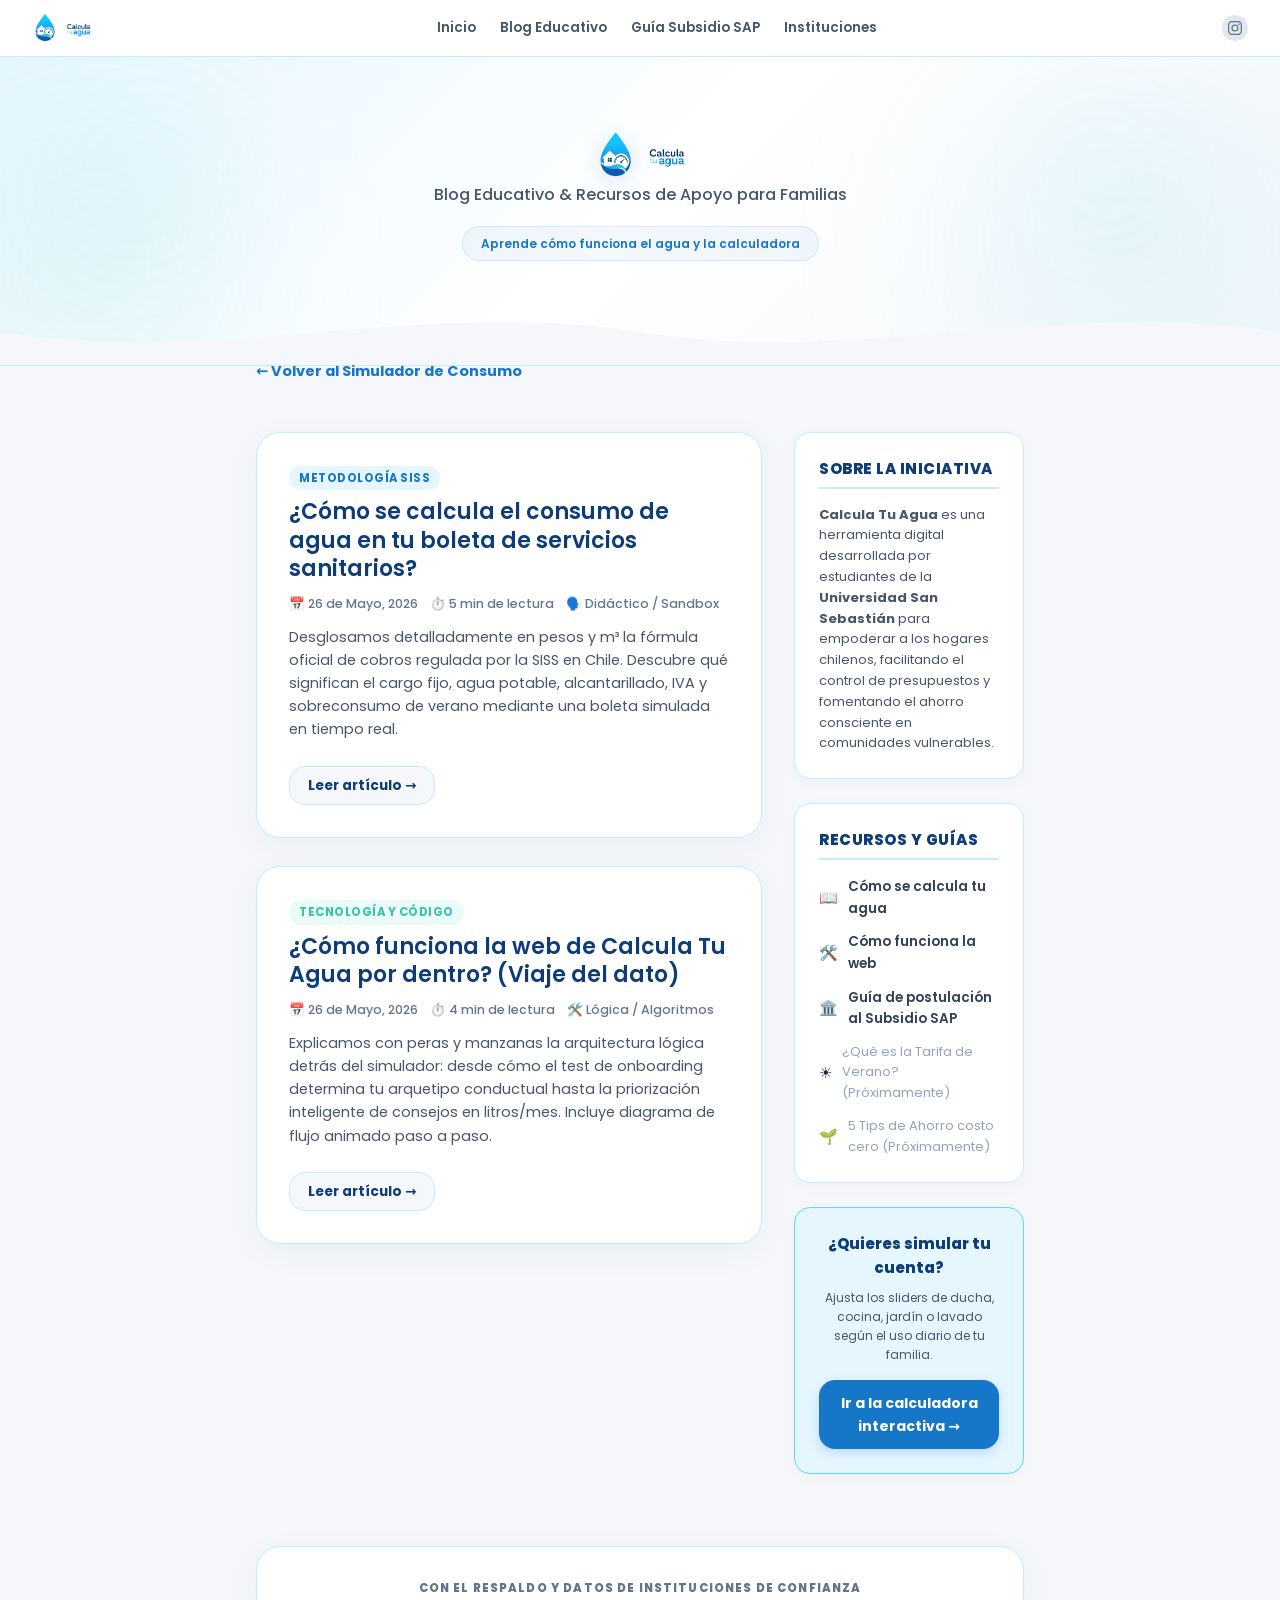
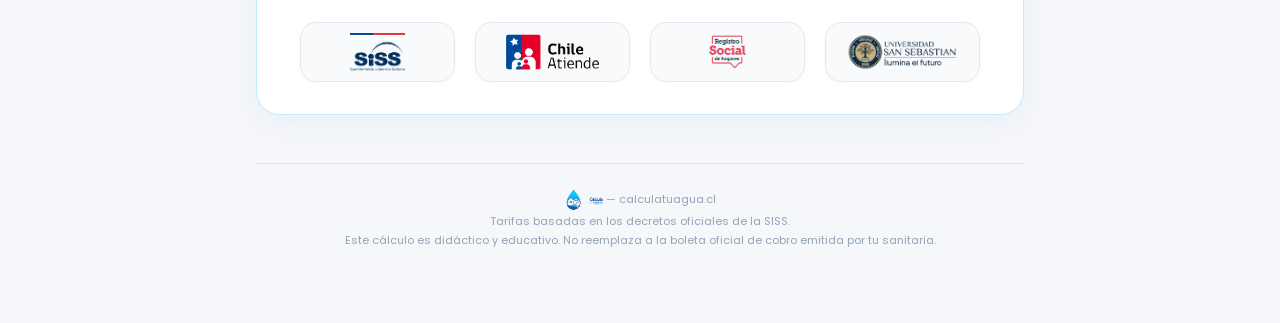
<file: blog.html>
<!DOCTYPE html>
<html lang="es">

<head>
  <!-- Google tag (gtag.js) -->
  <script async src="https://www.googletagmanager.com/gtag/js?id=G-J6T6KYEFBW"></script>
  <script>
    window.dataLayer = window.dataLayer || [];
    function gtag(){dataLayer.push(arguments);}
    gtag('js', new Date());

    gtag('config', 'G-J6T6KYEFBW');
  </script>

  <meta charset="UTF-8">
  <meta name="viewport" content="width=device-width, initial-scale=1.0">
  <title>Blog EducaCalcula — Calcula Tu Agua</title>
  <meta name="description"
    content="Portal educativo de Calcula Tu Agua. Artículos prácticos, guías de subsidios y explicaciones detalladas para ayudarte a entender tu consumo de agua y ahorrar dinero.">
  <meta name="keywords"
    content="blog calcula tu agua, educacion sanitaria chile, como ahorrar agua chile, subsidios municipales agua potable">

  <!-- Open Graph / Facebook -->
  <meta property="og:type" content="website">
  <meta property="og:url" content="https://calculatuagua.cl/blog.html">
  <meta property="og:title" content="Blog EducaCalcula — Calcula Tu Agua">
  <meta property="og:description"
    content="Portal educativo de Calcula Tu Agua. Artículos prácticos, guías de subsidios y explicaciones detalladas para ayudarte a entender tu consumo de agua y ahorrar dinero.">
  <meta property="og:image" content="https://calculatuagua.cl/logo.png">

  <!-- Twitter -->
  <meta property="twitter:card" content="summary_large_image">
  <meta property="twitter:url" content="https://calculatuagua.cl/blog.html">
  <meta property="twitter:title" content="Blog EducaCalcula — Calcula Tu Agua">
  <meta property="twitter:description"
    content="Portal educativo de Calcula Tu Agua. Artículos prácticos, guías de subsidios y explicaciones detalladas para ayudarte a entender tu consumo de agua y ahorrar dinero.">
  <meta property="twitter:image" content="https://calculatuagua.cl/logo.png">

  <link rel="preconnect" href="https://fonts.googleapis.com">
  <link rel="preconnect" href="https://fonts.gstatic.com" crossorigin>
  <link href="https://fonts.googleapis.com/css2?family=Poppins:wght@300;400;500;600;700;800;900&display=swap"
    rel="stylesheet">
  <link rel="stylesheet" href="estilos_branding.css">
  <link rel="icon" type="image/png" href="logo.png">

  <style>
    /* Estilos específicos para la página índice del Blog */
    .blog-container {
      display: grid;
      grid-template-columns: 1fr;
      gap: 2rem;
      margin-top: 2rem;
      margin-bottom: 3rem;
    }

    @media (min-width: 992px) {
      .blog-container {
        grid-template-columns: 2.2fr 1fr;
      }
    }

    .blog-grid {
      display: flex;
      flex-direction: column;
      gap: 1.75rem;
    }

    .article-preview-card {
      background: var(--card);
      border-radius: var(--r-lg);
      border: 1px solid var(--border);
      box-shadow: var(--sh-md);
      padding: 2rem;
      transition: transform 0.2s, box-shadow 0.2s;
      position: relative;
      overflow: hidden;
    }

    .article-preview-card:hover {
      transform: translateY(-3px);
      box-shadow: var(--sh-lg);
      border-color: var(--pri-light);
    }

    .article-preview-title {
      font-size: 22px;
      font-weight: 900;
      color: var(--pri-dark);
      line-height: 1.3;
      margin-bottom: 10px;
    }

    .article-preview-title a {
      color: inherit;
      text-decoration: none;
    }

    .article-preview-title a:hover {
      color: var(--pri);
    }

    .article-meta {
      display: flex;
      gap: 12px;
      font-size: 12.5px;
      color: var(--gray-500);
      font-weight: 500;
      margin-bottom: 12px;
      align-items: center;
      flex-wrap: wrap;
    }

    .article-meta span {
      display: flex;
      align-items: center;
      gap: 4px;
    }

    .article-tag {
      background: var(--pri-50);
      color: var(--pri);
      padding: 3px 10px;
      border-radius: 20px;
      font-size: 11.5px;
      font-weight: 700;
      text-transform: uppercase;
      letter-spacing: 0.5px;
      display: inline-block;
    }

    .article-excerpt {
      font-size: 14.5px;
      line-height: 1.6;
      color: var(--gray-600);
      margin-bottom: 1.5rem;
    }

    .read-more-btn {
      display: inline-flex;
      align-items: center;
      gap: 6px;
      background: var(--bg);
      border: 1.5px solid var(--border);
      color: var(--pri-dark);
      padding: 8px 18px;
      border-radius: var(--r);
      font-weight: 700;
      font-size: 13.5px;
      transition: all 0.2s;
    }

    .article-preview-card:hover .read-more-btn {
      background: var(--pri);
      color: #ffffff;
      border-color: var(--pri);
      box-shadow: 0 4px 10px rgba(22, 119, 200, 0.2);
    }

    /* Sidebar Styles */
    .sidebar-card {
      background: var(--card);
      border-radius: var(--r);
      border: 1px solid var(--border);
      box-shadow: var(--sh);
      padding: 1.5rem;
      margin-bottom: 1.5rem;
    }

    .sidebar-title {
      font-size: 15px;
      font-weight: 800;
      color: var(--pri-dark);
      margin-bottom: 1rem;
      border-bottom: 2px solid var(--border);
      padding-bottom: 6px;
      text-transform: uppercase;
      letter-spacing: 0.5px;
    }

    .sidebar-post-list {
      display: flex;
      flex-direction: column;
      gap: 12px;
    }

    .sidebar-post-item {
      display: flex;
      gap: 10px;
      align-items: center;
    }

    .sidebar-post-item a {
      font-size: 13.5px;
      font-weight: 600;
      color: var(--gray-700);
    }

    .sidebar-post-item a:hover {
      color: var(--pri);
    }

    .cta-button {
      display: block;
      width: 100%;
      background: var(--pri);
      color: white;
      text-align: center;
      padding: 12px;
      border-radius: var(--r);
      font-weight: 700;
      font-size: 14px;
      transition: all 0.2s;
      box-shadow: 0 4px 12px rgba(22, 119, 200, 0.2);
    }

    .cta-button:hover {
      background: var(--pri-dark);
      text-decoration: none;
      transform: translateY(-2px);
    }

    .back-nav {
      margin-top: 1.5rem;
      margin-bottom: 1rem;
      display: inline-flex;
      align-items: center;
      gap: 6px;
      font-weight: 700;
      color: var(--pri);
      font-size: 14.5px;
    }
  </style>
</head>

<body>

  <!-- HEADER PRINCIPAL -->
  <header class="home-header">
    <a href="index.html" class="header-brand">
      <img src="logo.png" alt="Logo" class="header-logo-icon">
      <img src="logo_letras.png" alt="Calcula Tu Agua" class="header-logo-text">
    </a>
    <nav class="header-nav">
      <a href="index.html">Inicio</a>
      <a href="blog.html">Blog Educativo</a>
      <a href="subsidio-sap.html">Guía Subsidio SAP</a>
      <a href="#institutionalSection">Instituciones</a>
    </nav>
    <div class="header-social">
      <a href="https://instagram.com" target="_blank" rel="noopener" class="instagram-btn" aria-label="Instagram" title="Síguenos en Instagram">
        <svg width="14" height="14" fill="currentColor" viewBox="0 0 16 16">
          <path d="M8 0C5.829 0 5.556.01 4.703.048 3.85.088 3.269.222 2.76.42a3.9 3.9 0 0 0-1.417.923A3.9 3.9 0 0 0 .42 2.76C.222 3.268.087 3.85.048 4.7.01 5.555 0 5.827 0 8.001c0 2.172.01 2.444.048 3.297.04.852.174 1.433.372 1.942.205.526.478.972.923 1.417.444.445.89.719 1.416.923.51.198 1.09.333 1.942.372C5.555 15.99 5.827 16 8 16s2.444-.01 3.298-.048c.851-.04 1.434-.174 1.943-.372a3.9 3.9 0 0 0 1.416-.923c.445-.445.718-.891.923-1.417.197-.509.332-1.09.372-1.942C15.99 10.445 16 10.173 16 8s-.01-2.445-.048-3.299c-.04-.851-.175-1.433-.372-1.941a3.9 3.9 0 0 0-.923-1.417A3.9 3.9 0 0 0 13.24.42c-.51-.198-1.092-.333-1.943-.372C10.443.01 10.172 0 7.998 0zm-.717 1.442h.718c2.136 0 2.389.007 3.232.046.78.035 1.204.166 1.486.275.373.145.64.319.92.599s.453.546.598.92c.11.281.24.705.275 1.485.039.843.047 1.096.047 3.231s-.008 2.389-.047 3.232c-.035.78-.166 1.203-.275 1.485a2.5 2.5 0 0 1-.599.919c-.28.28-.546.453-.92.598-.28.11-.704.24-1.485.276-.843.038-1.096.047-3.232.047s-2.39-.009-3.233-.047c-.78-.036-1.203-.166-1.485-.276a2.5 2.5 0 0 1-.92-.598 2.5 2.5 0 0 1-.6-.92c-.109-.281-.24-.705-.275-1.485-.038-.843-.046-1.096-.046-3.233s.008-2.388.046-3.231c.036-.78.166-1.204.276-1.486.145-.373.319-.64.599-.92.28-.28.546-.453.92-.598.282-.11.705-.24 1.485-.276.738-.034 1.024-.044 2.515-.045zm4.988 1.328a.96.96 0 1 0 0 1.92.96.96 0 0 0 0-1.92m-4.27 1.122a4.109 4.109 0 1 0 0 8.217 4.109 4.109 0 0 0 0-8.217m0 1.441a2.667 2.667 0 1 1 0 5.334 2.667 2.667 0 0 1 0-5.334"/>
        </svg>
      </a>
    </div>
  </header>

  <!-- HERO -->
  <div class="hero" id="heroSection">
    <div class="hero-blob hero-blob-1"></div>
    <div class="hero-blob hero-blob-2"></div>
    <h1 class="hero-logo-container" style="font-size: inherit; font-weight: inherit; margin: 0; line-height: inherit; display: flex; align-items: center; justify-content: center; gap: 12px; flex-wrap: wrap;">
      <a href="index.html" style="color: inherit; text-decoration: none; display: inline-flex; align-items: center; gap: 12px; justify-content: center;">
        <img src="logo.png" alt="Logo" class="hero-logo-img" style="height: 52px; width: auto; object-fit: contain;">
        <img src="logo_letras.png" alt="Calcula Tu Agua" class="hero-logo-text" style="height: 46px; width: auto; object-fit: contain;">
      </a>
    </h1>
    <p class="hero-sub">Blog Educativo & Recursos de Apoyo para Familias</p>
    <div class="hero-badge">Aprende cómo funciona el agua y la calculadora</div>
    <div class="wave-bottom">
      <svg viewBox="0 0 1440 70" preserveAspectRatio="none">
        <path d="M0,35 C240,70 480,0 720,35 C960,70 1200,0 1440,35 L1440,70 L0,70 Z" fill="var(--bg)" />
      </svg>
    </div>
  </div>

  <div class="container">

    <a href="index.html" class="back-nav">&larr; Volver al Simulador de Consumo</a>

    <div class="blog-container">

      <!-- MAIN CONTENT: ARTICLE LIST -->
      <main class="blog-grid">

        <!-- CARD 1 -->
        <article class="article-preview-card">
          <header style="margin-bottom: 10px;">
            <div class="article-tag" style="margin-bottom: 8px;">Metodología SISS</div>
            <h2 class="article-preview-title">
              <a href="como-se-calcula-el-agua.html">¿Cómo se calcula el consumo de agua en tu boleta de servicios
                sanitarios?</a>
            </h2>
            <div class="article-meta">
              <span>📅 26 de Mayo, 2026</span>
              <span>⏱️ 5 min de lectura</span>
              <span>🗣️ Didáctico / Sandbox</span>
            </div>
          </header>
          <p class="article-excerpt">
            Desglosamos detalladamente en pesos y m³ la fórmula oficial de cobros regulada por la SISS en Chile.
            Descubre qué significan el cargo fijo, agua potable, alcantarillado, IVA y sobreconsumo de verano mediante
            una boleta simulada en tiempo real.
          </p>
          <a href="como-se-calcula-el-agua.html" class="read-more-btn">Leer artículo &rarr;</a>
        </article>

        <!-- CARD 2 -->
        <article class="article-preview-card">
          <header style="margin-bottom: 10px;">
            <div class="article-tag" style="margin-bottom: 8px; background: var(--green-50); color: var(--green);">
              Tecnología y Código</div>
            <h2 class="article-preview-title">
              <a href="como-funciona-la-web.html">¿Cómo funciona la web de Calcula Tu Agua por dentro? (Viaje del
                dato)</a>
            </h2>
            <div class="article-meta">
              <span>📅 26 de Mayo, 2026</span>
              <span>⏱️ 4 min de lectura</span>
              <span>🛠️ Lógica / Algoritmos</span>
            </div>
          </header>
          <p class="article-excerpt">
            Explicamos con peras y manzanas la arquitectura lógica detrás del simulador: desde cómo el test de
            onboarding determina tu arquetipo conductual hasta la priorización inteligente de consejos en litros/mes.
            Incluye diagrama de flujo animado paso a paso.
          </p>
          <a href="como-funciona-la-web.html" class="read-more-btn">Leer artículo &rarr;</a>
        </article>

      </main>

      <!-- SIDEBAR -->
      <aside>

        <!-- About Project -->
        <div class="sidebar-card">
          <div class="sidebar-title">Sobre la Iniciativa</div>
          <p style="font-size: 13px; color: var(--gray-600); line-height: 1.6; margin: 0;">
            <strong>Calcula Tu Agua</strong> es una herramienta digital desarrollada por estudiantes de la
            <strong>Universidad San Sebastián</strong> para empoderar a los hogares chilenos, facilitando el control de
            presupuestos y fomentando el ahorro consciente en comunidades vulnerables.
          </p>
        </div>

        <!-- Recent Articles -->
        <div class="sidebar-card">
          <div class="sidebar-title">Recursos y Guías</div>
          <nav class="sidebar-post-list">
            <div class="sidebar-post-item">
              <span>📖</span>
              <a href="como-se-calcula-el-agua.html">Cómo se calcula tu agua</a>
            </div>
            <div class="sidebar-post-item">
              <span>🛠️</span>
              <a href="como-funciona-la-web.html">Cómo funciona la web</a>
            </div>
            <div class="sidebar-post-item">
              <span>🏛️</span>
              <a href="subsidio-sap.html">Guía de postulación al Subsidio SAP</a>
            </div>
            <div class="sidebar-post-item">
              <span>☀️</span>
              <span style="font-size: 13px; color: var(--gray-400);">¿Qué es la Tarifa de Verano? (Próximamente)</span>
            </div>
            <div class="sidebar-post-item">
              <span>🌱</span>
              <span style="font-size: 13px; color: var(--gray-400);">5 Tips de Ahorro costo cero (Próximamente)</span>
            </div>
          </nav>
        </div>

        <!-- CTA Box -->
        <div class="sidebar-card" style="background: var(--pri-50); border-color: var(--pri-200); text-align: center;">
          <h4 style="font-size: 15px; font-weight: 800; color: var(--pri-dark); margin-bottom: 8px;">¿Quieres simular tu
            cuenta?</h4>
          <p style="font-size: 12px; color: var(--gray-600); margin-bottom: 1rem;">
            Ajusta los sliders de ducha, cocina, jardín o lavado según el uso diario de tu familia.
          </p>
          <a href="index.html" class="cta-button">Ir a la calculadora interactiva &rarr;</a>
        </div>

      </aside>

    </div>

    <!-- Sección de Logos Institucionales Reorganizados y Llamativos (USS, SISS, ChileAtiende, RSH) -->
    <div class="institutional-section stagger" id="institutionalSection" style="margin-top: 1rem; margin-bottom: 3rem;">
      <p class="institutional-title">Con el respaldo y datos de instituciones de confianza</p>
      <div class="institutional-logos">
        <!-- Logo SISS (Superintendencia de Servicios Sanitarios) -->
        <a href="https://www.siss.gob.cl" target="_blank" rel="noopener" class="inst-logo-card">
          <img src="logo_siss.png" alt="SISS" class="inst-logo-img" onerror="this.style.display='none'; this.nextElementSibling.style.display='block';">
          <span class="inst-logo-fallback" style="display: none;">SISS</span>
        </a>

        <!-- Logo ChileAtiende -->
        <a href="https://www.chileatiende.gob.cl" target="_blank" rel="noopener" class="inst-logo-card">
          <img src="logo_chileatiende.png" alt="ChileAtiende" class="inst-logo-img" onerror="this.style.display='none'; this.nextElementSibling.style.display='block';">
          <span class="inst-logo-fallback" style="display: none;">ChileAtiende</span>
        </a>

        <!-- Logo RSH (Registro Social de Hogares) -->
        <a href="https://rsh.ministeriodesarrollosocial.gob.cl" target="_blank" rel="noopener" class="inst-logo-card">
          <img src="logo_rsh.png" alt="Registro Social de Hogares" class="inst-logo-img" onerror="this.style.display='none'; this.nextElementSibling.style.display='block';">
          <span class="inst-logo-fallback" style="display: none;">RSH</span>
        </a>

        <!-- Logo USS (Universidad San Sebastián) -->
        <a href="https://www.uss.cl" target="_blank" rel="noopener" class="inst-logo-card">
          <img src="logo_uss.png" alt="Universidad San Sebastián" class="inst-logo-img" onerror="this.style.display='none'; this.nextElementSibling.style.display='block';">
          <span class="inst-logo-fallback" style="display: none;">USS</span>
        </a>
      </div>
    </div>

    <!-- FOOTER -->
    <div class="footer">
      <strong style="display: inline-flex; align-items: center; gap: 6px; vertical-align: middle;">
        <img src="logo.png" alt="Logo" style="height: 24px; width: auto; object-fit: contain;">
        <img src="logo_letras.png" alt="Calcula Tu Agua" style="height: 18px; width: auto; object-fit: contain;">
      </strong> — calculatuagua.cl<br>
      Tarifas basadas en los decretos oficiales de la SISS.<br>
      Este cálculo es didáctico y educativo. No reemplaza a la boleta oficial de cobro emitida por tu sanitaria.
    </div>

  </div>

</body>

</html>
</file>
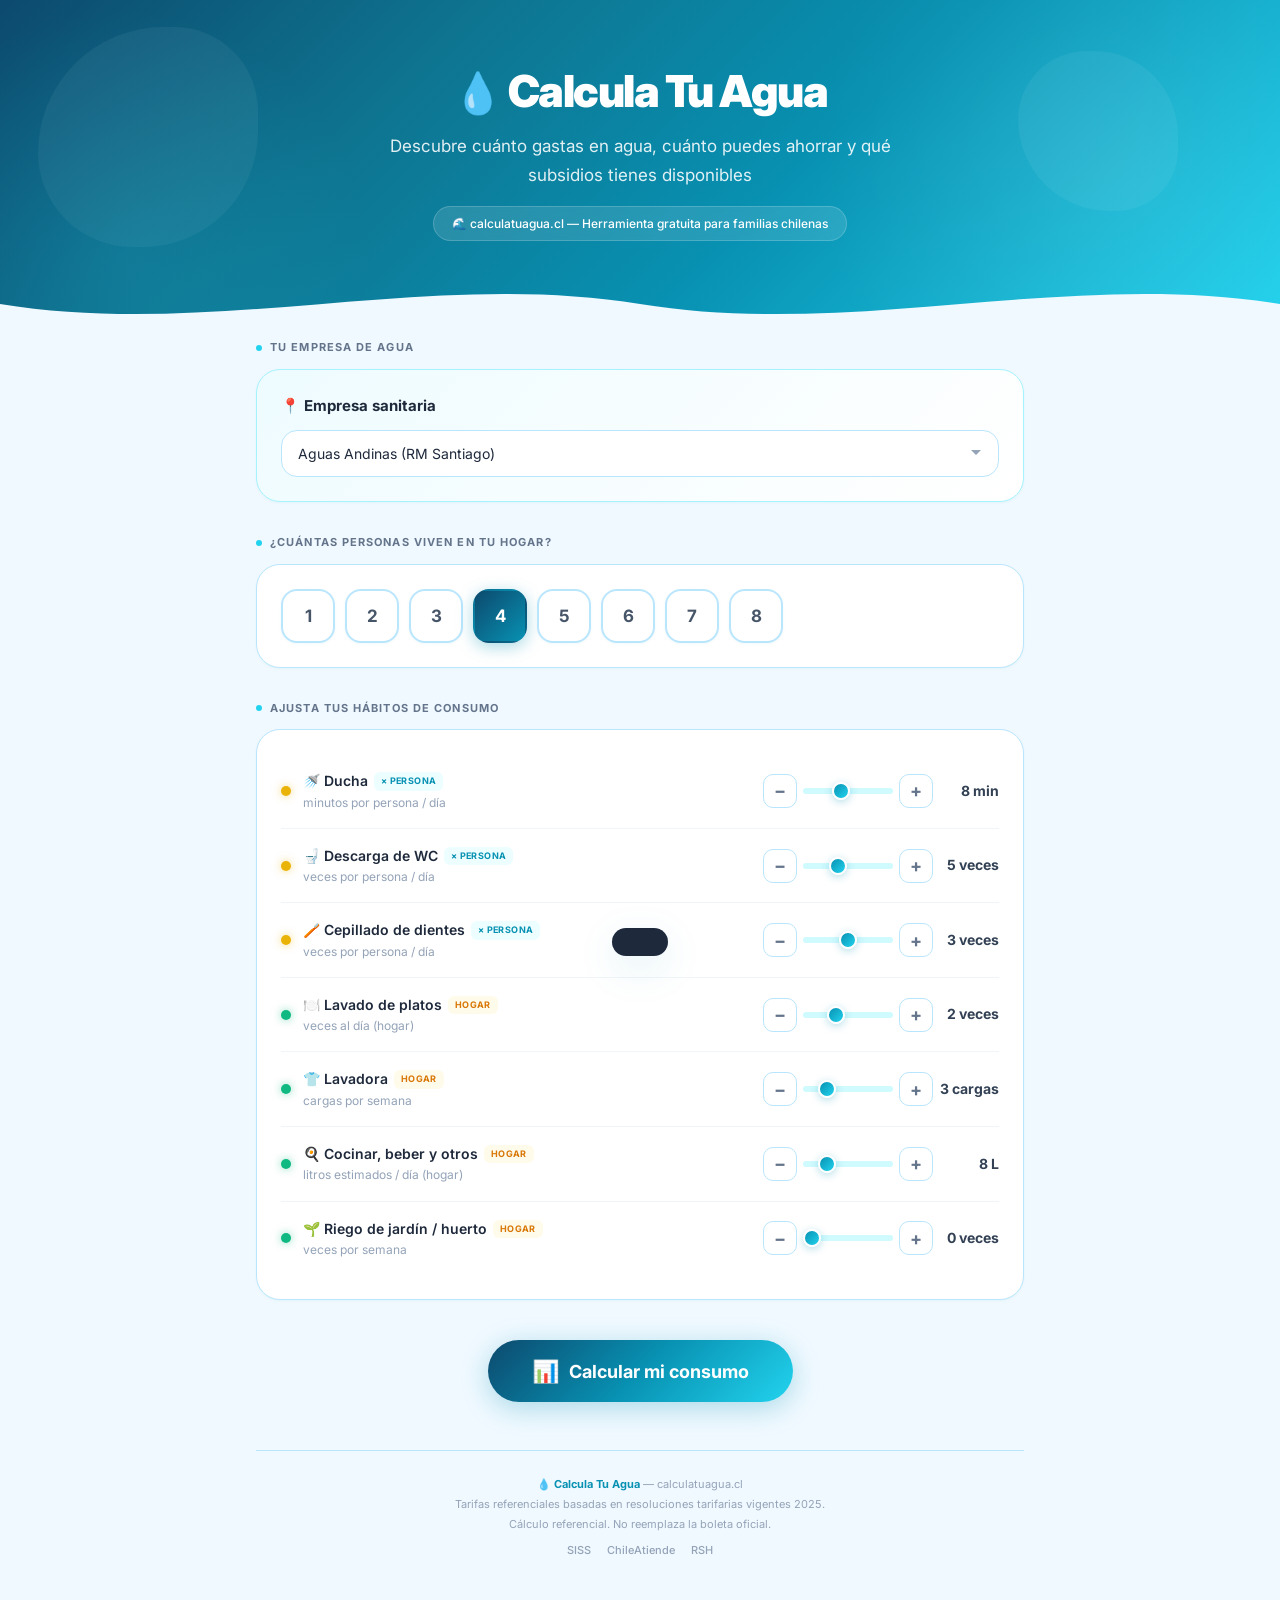
<file: calculadora_agua_alt.html>
<!DOCTYPE html>
<html lang="es">

<head>
  <meta charset="UTF-8">
  <meta name="viewport" content="width=device-width, initial-scale=1.0">
  <title>Calcula Tu Agua — Ahorra agua, ahorra dinero</title>
  <meta name="description"
    content="Calcula tu consumo de agua, descubre cuánto puedes ahorrar y conoce los subsidios disponibles para familias en Chile. calculatuagua.cl">
  <link rel="preconnect" href="https://fonts.googleapis.com">
  <link href="https://fonts.googleapis.com/css2?family=Inter:wght@400;500;600;700;800;900&display=swap"
    rel="stylesheet">
  <style>
    :root {
      --pri: #0891B2;
      --pri-light: #22D3EE;
      --pri-dark: #155E75;
      --pri-deep: #0C4A6E;
      --pri-50: #ECFEFF;
      --pri-100: #CFFAFE;
      --pri-200: #A5F3FC;
      --pri-300: #67E8F9;
      --accent: #F59E0B;
      --accent-dark: #D97706;
      --accent-50: #FFFBEB;
      --green: #059669;
      --green-50: #ECFDF5;
      --green-light: #10B981;
      --red: #DC2626;
      --red-50: #FEF2F2;
      --yellow: #EAB308;
      --gray-50: #F8FAFC;
      --gray-100: #F1F5F9;
      --gray-200: #E2E8F0;
      --gray-300: #CBD5E1;
      --gray-400: #94A3B8;
      --gray-500: #64748B;
      --gray-600: #475569;
      --gray-700: #334155;
      --gray-800: #1E293B;
      --gray-900: #0F172A;
      --bg: #F0F9FF;
      --card: #fff;
      --border: #BAE6FD;
      --r: 16px;
      --r-lg: 24px;
      --sh: 0 1px 3px rgba(8, 145, 178, .06);
      --sh-md: 0 4px 16px rgba(8, 145, 178, .1);
      --sh-lg: 0 12px 40px rgba(8, 145, 178, .12);
    }

    * { box-sizing: border-box; margin: 0; padding: 0 }

    body {
      font-family: 'Inter', system-ui, sans-serif;
      background: var(--bg);
      color: var(--gray-800);
      font-size: 15px;
      line-height: 1.6;
      overflow-x: hidden
    }

    button { font-family: inherit; cursor: pointer; border: none; background: none }

    a { color: var(--pri); text-decoration: none; font-weight: 600 }
    a:hover { text-decoration: underline }

    /* ══════════════════════ HERO ══════════════════════ */
    .hero {
      background: linear-gradient(135deg, #0C4A6E 0%, #0E7490 30%, #0891B2 60%, #22D3EE 100%);
      color: #fff;
      padding: 3.5rem 2rem 6rem;
      position: relative;
      overflow: hidden;
      text-align: center
    }

    .hero::before {
      content: '';
      position: absolute;
      top: -40%; right: -10%;
      width: 600px; height: 600px;
      background: radial-gradient(circle, rgba(255,255,255,.07) 0%, transparent 70%);
      border-radius: 50%;
      animation: float 10s ease-in-out infinite
    }

    .hero::after {
      content: '';
      position: absolute;
      bottom: -50%; left: -10%;
      width: 500px; height: 500px;
      background: radial-gradient(circle, rgba(34,211,238,.15) 0%, transparent 70%);
      border-radius: 50%;
      animation: float 12s ease-in-out infinite reverse
    }

    .hero-blob {
      position: absolute;
      opacity: 0.05;
      background: #fff;
    }

    .hero-blob-1 {
      width: 220px; height: 220px;
      top: 8%; left: 3%;
      border-radius: 60% 40% 55% 45%;
      animation: morph 15s ease-in-out infinite;
    }

    .hero-blob-2 {
      width: 160px; height: 160px;
      top: 15%; right: 8%;
      border-radius: 45% 55% 40% 60%;
      animation: morph 12s ease-in-out infinite reverse;
    }

    @keyframes float {
      0%, 100% { transform: translateY(0) scale(1) }
      50% { transform: translateY(-30px) scale(1.05) }
    }

    @keyframes morph {
      0%, 100% { border-radius: 60% 40% 55% 45%; transform: rotate(0deg) }
      33% { border-radius: 45% 55% 70% 30%; transform: rotate(120deg) }
      66% { border-radius: 30% 70% 40% 60%; transform: rotate(240deg) }
    }

    @keyframes drip {
      0%, 100% { transform: translateY(0) }
      50% { transform: translateY(-6px) }
    }

    .hero-logo {
      font-size: 44px; font-weight: 900;
      letter-spacing: -1.5px;
      margin-bottom: 6px;
      position: relative; z-index: 1
    }

    .hero-logo .drop {
      display: inline-block;
      animation: drip 3s ease-in-out infinite;
      font-size: 40px;
    }

    .hero-sub {
      font-size: 17px; opacity: .88; font-weight: 400;
      position: relative; z-index: 1;
      max-width: 520px; margin: 0 auto; line-height: 1.7
    }

    .hero-badge {
      display: inline-flex; align-items: center; gap: 6px;
      margin-top: 16px; padding: 7px 18px;
      background: rgba(255,255,255,.12);
      backdrop-filter: blur(12px);
      border-radius: 24px; font-size: 12px; font-weight: 500;
      border: 1px solid rgba(255,255,255,.18);
      position: relative; z-index: 1
    }

    .wave-bottom {
      position: absolute; bottom: -2px; left: 0;
      width: 100%; z-index: 2
    }

    .wave-bottom svg { display: block; width: 100%; height: 70px }

    /* ══════════════════════ CONTAINER ══════════════════════ */
    .container {
      max-width: 800px;
      margin: -30px auto 0;
      padding: 0 1rem 3rem;
      position: relative; z-index: 3
    }

    /* ══════════════════════ PAGES ══════════════════════ */
    .page { display: none; animation: pageIn .5s ease }
    .page.active { display: block }

    @keyframes pageIn {
      from { opacity: 0; transform: translateY(20px) }
      to { opacity: 1; transform: translateY(0) }
    }

    .stagger > * { animation: fadeUp 0.4s ease both; }
    .stagger > *:nth-child(1) { animation-delay: 0.05s }
    .stagger > *:nth-child(2) { animation-delay: 0.1s }
    .stagger > *:nth-child(3) { animation-delay: 0.15s }
    .stagger > *:nth-child(4) { animation-delay: 0.2s }
    .stagger > *:nth-child(5) { animation-delay: 0.25s }
    .stagger > *:nth-child(6) { animation-delay: 0.3s }
    .stagger > *:nth-child(7) { animation-delay: 0.35s }
    .stagger > *:nth-child(8) { animation-delay: 0.4s }

    @keyframes fadeUp {
      from { opacity: 0; transform: translateY(12px) }
      to { opacity: 1; transform: translateY(0) }
    }

    /* ══════════════════════ SECTION LABEL ══════════════════════ */
    .section-label {
      font-size: 11px; font-weight: 700;
      letter-spacing: .1em; color: var(--gray-500);
      text-transform: uppercase;
      margin: 2rem 0 .75rem;
      display: flex; align-items: center; gap: 8px
    }

    .section-label .dot {
      width: 6px; height: 6px;
      border-radius: 50%; background: var(--pri-light)
    }

    /* ══════════════════════ CARD ══════════════════════ */
    .card {
      background: var(--card);
      border-radius: var(--r-lg);
      border: 1px solid var(--border);
      padding: 1.5rem;
      margin-bottom: 1rem;
      box-shadow: var(--sh);
      transition: box-shadow .3s, transform .2s
    }

    .card:hover { box-shadow: var(--sh-md) }

    .card-header {
      font-size: 15px; font-weight: 700;
      color: var(--gray-800);
      margin-bottom: 12px;
      display: flex; align-items: center; gap: 8px
    }

    .card-featured {
      border-color: var(--pri-200);
      background: linear-gradient(135deg, rgba(236,254,255,0.5), #fff);
    }

    /* ══════════════════════ REGION SELECT ══════════════════════ */
    .region-select {
      width: 100%; padding: 14px 16px;
      border: 1.5px solid var(--border);
      border-radius: var(--r);
      font-size: 14px; font-family: inherit;
      background: var(--card); color: var(--gray-800);
      cursor: pointer; transition: all .2s;
      appearance: none;
      background-image: url("data:image/svg+xml,%3Csvg xmlns='http://www.w3.org/2000/svg' width='12' height='12' viewBox='0 0 12 12'%3E%3Cpath d='M6 8L1 3h10z' fill='%2394A3B8'/%3E%3C/svg%3E");
      background-repeat: no-repeat;
      background-position: right 16px center
    }

    .region-select:focus {
      outline: none;
      border-color: var(--pri-light);
      box-shadow: 0 0 0 3px rgba(8,145,178,.12)
    }

    /* ══════════════════════ PEOPLE ══════════════════════ */
    .people-row { display: flex; gap: 10px; flex-wrap: wrap }

    .pnum {
      width: 54px; height: 54px;
      border-radius: var(--r);
      border: 2px solid var(--border);
      background: var(--card);
      font-size: 17px; font-weight: 700;
      display: flex; align-items: center; justify-content: center;
      color: var(--gray-600);
      transition: all .2s;
      box-shadow: var(--sh)
    }

    .pnum:hover {
      border-color: var(--pri-light); color: var(--pri);
      transform: translateY(-2px); box-shadow: var(--sh-md)
    }

    .pnum:focus-visible { outline: 3px solid var(--pri-light); outline-offset: 2px }

    .pnum.active {
      background: linear-gradient(135deg, var(--pri-deep), var(--pri));
      border-color: transparent; color: #fff;
      box-shadow: 0 4px 16px rgba(8,145,178,.35)
    }

    /* ══════════════════════ ACTIVITY ══════════════════════ */
    .act-row {
      display: flex; align-items: center;
      gap: 12px; padding: 16px 0;
      border-bottom: 1px solid var(--gray-100)
    }

    .act-row:last-child { border-bottom: none }

    .semaphore {
      width: 10px; height: 10px;
      border-radius: 50%; flex-shrink: 0;
      transition: all .3s
    }

    .semaphore.g { background: #10B981; box-shadow: 0 0 8px rgba(16,185,129,.5) }
    .semaphore.y { background: #EAB308; box-shadow: 0 0 8px rgba(234,179,8,.5) }
    .semaphore.r { background: #EF4444; box-shadow: 0 0 8px rgba(239,68,68,.5) }

    @keyframes semPulse {
      0% { transform: scale(1) }
      50% { transform: scale(1.6) }
      100% { transform: scale(1) }
    }

    .semaphore.pulse { animation: semPulse .3s ease; }

    .act-info { flex: 1; min-width: 0 }

    .act-name {
      font-size: 14px; font-weight: 600; color: var(--gray-800);
      display: flex; align-items: center; gap: 6px; flex-wrap: wrap
    }

    .act-desc { font-size: 12px; color: var(--gray-400) }

    .tag {
      font-size: 9px; padding: 2px 7px;
      border-radius: 6px; font-weight: 700;
      text-transform: uppercase; letter-spacing: .04em
    }

    .tag-p { background: var(--pri-50); color: var(--pri) }
    .tag-h { background: var(--accent-50); color: var(--accent-dark) }

    .act-ctrl { display: flex; align-items: center; gap: 6px; flex-shrink: 0 }

    .pm-btn {
      width: 34px; height: 34px;
      border-radius: 10px;
      border: 1.5px solid var(--border);
      background: var(--card);
      font-size: 18px; font-weight: 700;
      display: flex; align-items: center; justify-content: center;
      color: var(--gray-500); transition: all .15s
    }

    .pm-btn:hover { background: var(--pri-50); border-color: var(--pri-light); color: var(--pri) }
    .pm-btn:active { transform: scale(.9) }

    /* CUSTOM RANGE SLIDER */
    input[type=range] {
      -webkit-appearance: none; appearance: none;
      width: 90px; height: 6px;
      background: var(--pri-100);
      border-radius: 3px; outline: none; cursor: pointer;
    }

    input[type=range]::-webkit-slider-thumb {
      -webkit-appearance: none; appearance: none;
      width: 18px; height: 18px; border-radius: 50%;
      background: linear-gradient(135deg, var(--pri), var(--pri-light));
      border: 2.5px solid #fff;
      box-shadow: 0 2px 8px rgba(8,145,178,.3);
      cursor: pointer; transition: transform .15s;
    }

    input[type=range]::-webkit-slider-thumb:hover { transform: scale(1.15) }

    input[type=range]::-moz-range-thumb {
      width: 18px; height: 18px; border-radius: 50%;
      background: linear-gradient(135deg, var(--pri), var(--pri-light));
      border: 2.5px solid #fff;
      box-shadow: 0 2px 8px rgba(8,145,178,.3);
      cursor: pointer;
    }

    input[type=range]::-moz-range-track {
      height: 6px; background: var(--pri-100); border-radius: 3px;
    }

    .act-val {
      font-size: 14px; font-weight: 700;
      color: var(--gray-700); min-width: 60px; text-align: right
    }

    /* ══════════════════════ CTA BUTTON ══════════════════════ */
    .cta-wrap { text-align: center; margin: 2.5rem 0 1rem }

    .cta-btn {
      display: inline-flex; align-items: center; gap: 10px;
      padding: 18px 44px;
      background: linear-gradient(135deg, var(--pri-deep), var(--pri), var(--pri-light));
      color: #fff; font-size: 18px; font-weight: 700;
      border-radius: 60px;
      box-shadow: 0 6px 28px rgba(8,145,178,.3);
      transition: all .3s;
      position: relative; overflow: hidden
    }

    .cta-btn::after {
      content: '';
      position: absolute; top: 50%; left: 50%;
      width: 0; height: 0;
      background: rgba(255,255,255,.15);
      border-radius: 50%;
      transform: translate(-50%,-50%);
      transition: width .5s, height .5s
    }

    .cta-btn:hover {
      transform: translateY(-3px);
      box-shadow: 0 10px 40px rgba(8,145,178,.35)
    }

    .cta-btn:hover::after { width: 300px; height: 300px }

    .cta-btn:active {
      transform: translateY(0);
      box-shadow: 0 4px 16px rgba(8,145,178,.25)
    }

    .cta-icon { font-size: 22px }

    /* ══════════════════════════════════════════════════════════
       CAROUSEL — RESULTS STORY (Mobile-first)
       ══════════════════════════════════════════════════════════ */
    .carousel-wrapper {
      position: relative;
      margin-top: -10px;
    }

    .carousel-topbar {
      display: flex;
      align-items: center;
      justify-content: space-between;
      padding: 0 0 1rem;
    }

    .carousel-back {
      display: inline-flex; align-items: center; gap: 6px;
      padding: 10px 18px; border-radius: var(--r);
      border: 1.5px solid var(--border);
      background: var(--card);
      font-size: 13px; font-weight: 600;
      color: var(--gray-600); transition: all .2s
    }

    .carousel-back:hover {
      border-color: var(--pri-light); color: var(--pri);
      background: var(--pri-50)
    }

    .carousel-counter {
      font-size: 13px;
      font-weight: 600;
      color: var(--gray-400);
      background: var(--card);
      padding: 6px 14px;
      border-radius: 20px;
      border: 1px solid var(--border);
    }

    /* Carousel viewport: contains all panels */
    .carousel-viewport {
      position: relative;
      overflow: hidden;
    }

    /* ── PANEL ── */
    .panel {
      width: 100%;
      /* Inactive panels are hidden off-screen */
      position: absolute;
      top: 0; left: 0;
      opacity: 0;
      pointer-events: none;
      transition: opacity 0.4s ease, transform 0.4s ease;
      transform: translateX(40px);
    }

    /* Active panel: relative position so it sets container height */
    .panel.active {
      position: relative;
      opacity: 1;
      pointer-events: auto;
      transform: translateX(0);
    }

    /* Slide direction hints */
    .panel.slide-left {
      transform: translateX(-40px);
    }

    .panel-inner {
      background: var(--card);
      border-radius: var(--r-lg);
      border: 1px solid var(--border);
      box-shadow: var(--sh);
      padding: 1.75rem 1.5rem 2rem;
      display: flex;
      flex-direction: column;
    }

    .panel-header {
      text-align: center;
      margin-bottom: 1.25rem;
    }

    .panel-emoji {
      font-size: 44px;
      display: block;
      margin-bottom: 6px;
    }

    .panel-title {
      font-size: 22px;
      font-weight: 900;
      color: var(--gray-900);
      letter-spacing: -0.5px;
      line-height: 1.2;
    }

    .panel-subtitle {
      font-size: 14px;
      color: var(--gray-400);
      margin-top: 4px;
      font-weight: 500;
    }

    .panel-body {
      flex: 1;
    }

    /* Panel content animations */
    .panel.active .panel-inner > * {
      animation: fadeUp 0.4s ease both;
    }
    .panel.active .panel-inner > *:nth-child(1) { animation-delay: 0.1s }
    .panel.active .panel-inner > *:nth-child(2) { animation-delay: 0.2s }
    .panel.active .panel-inner > *:nth-child(3) { animation-delay: 0.3s }

    /* ── CAROUSEL NAV (Mobile-first: big buttons) ── */
    .carousel-nav {
      display: flex;
      flex-direction: column;
      align-items: center;
      gap: 12px;
      margin-top: 1.25rem;
    }

    .carousel-dots {
      display: flex; gap: 8px;
      justify-content: center;
    }

    .carousel-dot {
      width: 10px; height: 10px;
      border-radius: 50%;
      background: var(--pri-200);
      border: none; cursor: pointer;
      transition: all .3s;
      padding: 0;
    }

    .carousel-dot.active {
      background: var(--pri);
      width: 28px;
      border-radius: 5px;
      box-shadow: 0 2px 8px rgba(8,145,178,.3);
    }

    .carousel-buttons {
      display: grid;
      grid-template-columns: 1fr 1fr;
      gap: 10px;
      width: 100%;
    }

    .carousel-arrow {
      display: flex; align-items: center; justify-content: center;
      gap: 8px;
      padding: 16px 20px;
      border-radius: var(--r);
      font-size: 16px; font-weight: 700;
      transition: all .2s;
      min-height: 56px;
    }

    .carousel-arrow:disabled {
      opacity: 0.25;
      cursor: not-allowed;
      transform: none !important;
    }

    .carousel-prev {
      border: 2px solid var(--border);
      background: var(--card);
      color: var(--gray-600);
    }

    .carousel-prev:hover:not(:disabled) {
      border-color: var(--pri-light);
      color: var(--pri);
      background: var(--pri-50);
    }

    .carousel-next {
      background: linear-gradient(135deg, var(--pri), var(--pri-light));
      color: #fff;
      box-shadow: 0 4px 16px rgba(8,145,178,.3);
    }

    .carousel-next:hover:not(:disabled) {
      box-shadow: 0 6px 24px rgba(8,145,178,.4);
    }

    .carousel-next:active:not(:disabled) {
      transform: scale(0.98);
    }

    /* ── PROGRESS BAR ── */
    .carousel-progress {
      height: 5px;
      background: var(--pri-100);
      border-radius: 3px;
      margin-top: 1rem;
      overflow: hidden;
    }

    .carousel-progress-fill {
      height: 100%;
      background: linear-gradient(90deg, var(--pri), var(--pri-light));
      border-radius: 3px;
      transition: width 0.5s cubic-bezier(0.25, 0.8, 0.25, 1);
    }

    /* ══════════════════════ PANEL-SPECIFIC STYLES ══════════════════════ */

    /* Stats grid (used in panels) */
    .p-stats {
      display: grid;
      grid-template-columns: repeat(3, 1fr);
      gap: 12px;
      margin-bottom: 1.25rem;
    }

    .p-stat {
      background: var(--gray-50);
      border-radius: var(--r);
      padding: 1rem;
      text-align: center;
      border: 1px solid var(--gray-100);
    }

    .p-stat .label {
      font-size: 10px; font-weight: 700;
      color: var(--gray-400);
      text-transform: uppercase;
      letter-spacing: .06em;
      margin-bottom: 6px;
    }

    .p-stat .value {
      font-size: 28px; font-weight: 900; line-height: 1;
    }

    .p-stat .unit {
      font-size: 13px; font-weight: 500;
      color: var(--gray-400); margin-left: 2px;
    }

    .p-stat.blue { background: linear-gradient(135deg, #ECFEFF, #CFFAFE); border-color: #A5F3FC }
    .p-stat.blue .label, .p-stat.blue .value { color: var(--pri-dark) }

    .p-stat.green { background: linear-gradient(135deg, #ECFDF5, #D1FAE5); border-color: #A7F3D0 }
    .p-stat.green .label, .p-stat.green .value { color: #065F46 }

    .p-stat.amber { background: linear-gradient(135deg, #FFFBEB, #FEF3C7); border-color: #FDE68A }
    .p-stat.amber .label, .p-stat.amber .value { color: #92400E }

    .p-stat.red { background: linear-gradient(135deg, #FEF2F2, #FEE2E2); border-color: #FECACA }
    .p-stat.red .label, .p-stat.red .value { color: #991B1B }

    /* Tramo bar */
    .tramo-track {
      height: 14px; border-radius: 7px;
      background: linear-gradient(90deg, #A5F3FC 0%, #A5F3FC 33%, #FDE68A 33%, #FDE68A 66%, #FECACA 66%);
      position: relative; margin: 10px 0 6px
    }

    .tramo-dot {
      position: absolute; top: 50%;
      width: 20px; height: 20px;
      border-radius: 50%;
      background: var(--pri-dark);
      border: 3px solid #fff;
      box-shadow: var(--sh-md);
      transform: translate(-50%, -50%);
      transition: left .5s cubic-bezier(.34,1.56,.64,1)
    }

    .tramo-lbls {
      display: flex; justify-content: space-between;
      font-size: 10px; color: var(--gray-400); font-weight: 500
    }

    /* Average bar */
    .avg-bar-track {
      height: 26px; background: var(--gray-100);
      border-radius: 13px; position: relative;
      margin: 10px 0 24px; overflow: visible
    }

    .avg-fill { height: 100%; border-radius: 13px; transition: width .6s cubic-bezier(.34,1.56,.64,1) }

    .avg-pin {
      position: absolute; top: -6px;
      width: 4px; height: 38px;
      background: var(--gray-700);
      border-radius: 2px;
      transform: translateX(-50%); z-index: 2
    }

    .avg-pin-lbl {
      position: absolute; top: 40px;
      transform: translateX(-50%);
      font-size: 10px; font-weight: 700;
      color: var(--gray-500); white-space: nowrap
    }

    /* Subsidy */
    .sub-grid {
      display: grid;
      grid-template-columns: repeat(2, 1fr);
      gap: 10px; margin-top: 12px;
    }

    .sub-stat {
      background: var(--pri-50);
      border-radius: var(--r);
      padding: 12px 14px;
      border: 1px solid rgba(165,243,252,0.5);
    }

    .sub-stat .sl {
      font-size: 10px; font-weight: 600;
      color: var(--pri);
      text-transform: uppercase; letter-spacing: .04em
    }

    .sub-stat .sv {
      font-size: 18px; font-weight: 800;
      color: var(--pri-dark)
    }

    .sub-alert {
      margin-top: 14px; padding: 12px 16px;
      border-radius: var(--r);
      font-size: 13px; line-height: 1.6; font-weight: 500
    }

    .sub-alert.ok { background: rgba(16,185,129,.1); color: #065F46; border: 1px solid rgba(16,185,129,.25) }
    .sub-alert.warn { background: rgba(234,179,8,.1); color: #854D0E; border: 1px solid rgba(234,179,8,.25) }
    .sub-alert.danger { background: rgba(239,68,68,.08); color: #991B1B; border: 1px solid rgba(239,68,68,.15) }

    /* Compare table */
    .cmp-tbl {
      width: 100%; border-collapse: separate;
      border-spacing: 0; font-size: 13px
    }

    .cmp-tbl th {
      font-size: 10px; font-weight: 700;
      text-transform: uppercase; letter-spacing: .06em;
      color: var(--gray-400); padding: 10px;
      text-align: left; border-bottom: 2px solid var(--border)
    }

    .cmp-tbl th:nth-child(n+3) { text-align: right }

    .cmp-tbl td {
      padding: 10px;
      border-bottom: 1px solid var(--gray-100)
    }

    .cmp-tbl td:nth-child(n+3) { text-align: right; font-weight: 700 }
    .cmp-tbl .saved { color: var(--green) }

    .cmp-tbl tr:last-child td {
      border-bottom: none; font-weight: 800;
      background: var(--green-50)
    }

    /* Savings banner */
    .save-hero {
      background: linear-gradient(135deg, #ECFDF5, #D1FAE5);
      border: 1px solid #A7F3D0;
      border-radius: var(--r);
      padding: 1.25rem;
      display: grid;
      grid-template-columns: repeat(auto-fit, minmax(140px, 1fr));
      gap: 14px;
      margin-top: 1rem;
    }

    .save-hero .sh-lbl {
      font-size: 10px; font-weight: 600;
      color: #065F46; text-transform: uppercase; letter-spacing: .04em
    }

    .save-hero .sh-val { font-size: 22px; font-weight: 900; color: #065F46 }
    .save-hero .sh-extra { font-size: 11px; color: #059669; margin-top: 3px; line-height: 1.5 }

    /* Tips */
    .tip {
      display: flex; gap: 12px; padding: 12px 0;
      border-bottom: 1px solid var(--gray-100);
      align-items: flex-start
    }

    .tip:last-child { border-bottom: none }

    .tip-ico {
      font-size: 22px; flex-shrink: 0;
      width: 40px; height: 40px;
      border-radius: 12px; background: var(--pri-50);
      display: flex; align-items: center; justify-content: center;
    }

    .tip p { font-size: 13px; color: var(--gray-600); line-height: 1.6 }
    .tip p strong { color: var(--gray-800); font-weight: 700 }

    .tip-badge {
      display: inline-block; font-size: 10px;
      padding: 3px 10px; border-radius: 8px;
      background: var(--green-50); color: var(--green);
      font-weight: 700; margin-left: 4px
    }

    /* Programs */
    .prog {
      background: var(--gray-50); border: 1px solid var(--gray-100);
      border-radius: var(--r); padding: 14px;
      margin-bottom: 8px; display: flex;
      gap: 12px; align-items: flex-start;
    }

    .prog-icon {
      font-size: 22px; width: 40px; height: 40px;
      border-radius: 10px; background: var(--pri-50);
      display: flex; align-items: center; justify-content: center;
      flex-shrink: 0;
    }

    .prog h4 { font-size: 13px; font-weight: 700; color: var(--gray-800) }
    .prog p { font-size: 12px; color: var(--gray-500); margin-top: 2px; line-height: 1.5 }

    /* Share section */
    .share-section {
      text-align: center;
      padding: 1rem 0;
    }

    .share-btn-big {
      display: inline-flex; align-items: center; gap: 10px;
      padding: 18px 40px; border-radius: 60px;
      background: #25D366; color: #fff;
      font-size: 17px; font-weight: 700;
      box-shadow: 0 6px 24px rgba(37,211,102,.3);
      transition: all .3s;
      margin-bottom: 1rem;
    }

    .share-btn-big:hover {
      background: #1EBE5D;
      transform: translateY(-2px);
      box-shadow: 0 8px 32px rgba(37,211,102,.35);
    }

    .share-btn-big:active { transform: translateY(0) }

    .share-secondary {
      display: flex; gap: 10px;
      justify-content: center; flex-wrap: wrap;
      margin-top: 8px;
    }

    .share-secondary button {
      padding: 10px 20px; border-radius: var(--r);
      font-size: 13px; font-weight: 600;
      border: 1.5px solid var(--border);
      color: var(--gray-500); background: var(--card);
      display: flex; align-items: center; gap: 6px;
      transition: all .2s;
    }

    .share-secondary button:hover {
      border-color: var(--pri-light); color: var(--pri);
    }

    /* Tooltip */
    .tt-wrap { position: relative; cursor: help; border-bottom: 1px dashed var(--gray-300) }

    .tt-wrap .tt-box {
      display: none; position: absolute;
      bottom: calc(100% + 8px); left: 50%;
      transform: translateX(-50%);
      background: var(--gray-800); color: #fff;
      font-size: 12px; font-weight: 400;
      padding: 10px 14px; border-radius: 12px;
      width: 240px; line-height: 1.5;
      z-index: 10; box-shadow: var(--sh-lg)
    }

    .tt-wrap:hover .tt-box,
    .tt-wrap:focus .tt-box { display: block }

    /* ══════════════════════ FOOTER ══════════════════════ */
    .footer {
      text-align: center; font-size: 11px;
      color: var(--gray-400); margin-top: 3rem;
      line-height: 1.8; padding: 1.5rem 1rem;
      border-top: 1px solid var(--border);
    }

    .footer strong { color: var(--pri); font-weight: 700; }

    .footer-links {
      margin-top: 6px; display: flex;
      justify-content: center; gap: 16px; font-size: 11px;
    }

    .footer-links a { color: var(--gray-400); font-weight: 500; }
    .footer-links a:hover { color: var(--pri); }

    /* Toast */
    .toast {
      position: fixed; bottom: 24px; left: 50%;
      transform: translateX(-50%) translateY(80px);
      background: var(--gray-800); color: #fff;
      padding: 14px 28px; border-radius: var(--r);
      font-size: 13px; font-weight: 600;
      box-shadow: var(--sh-lg);
      transition: transform .4s cubic-bezier(.34,1.56,.64,1);
      z-index: 100
    }

    .toast.show { transform: translateX(-50%) translateY(0) }

    /* Accessibility */
    @media (prefers-reduced-motion: reduce) {
      *, *::before, *::after {
        animation-duration: 0.01ms !important;
        animation-iteration-count: 1 !important;
        transition-duration: 0.01ms !important;
      }
    }

    /* ══════════════════════ RESPONSIVE (Mobile-first priority) ══════════════════════ */
    @media(max-width:640px) {
      .hero { padding: 2.5rem 1.25rem 5rem }
      .hero-logo { font-size: 32px }
      .hero-logo .drop { font-size: 30px; }

      .p-stats { grid-template-columns: 1fr 1fr }
      .p-stats .p-stat:last-child { grid-column: 1 / -1; }
      .p-stat .value { font-size: 22px }

      .sub-grid { grid-template-columns: 1fr }

      input[type=range] { width: 65px }

      .panel-inner { padding: 1.25rem 1rem 1.5rem; }

      .panel { transform: translateX(30px); }
      .panel.active { transform: translateX(0); }
      .panel.slide-left { transform: translateX(-30px); }
      .panel-title { font-size: 20px; }
      .panel-emoji { font-size: 38px; }

      .carousel-arrow { min-height: 52px; font-size: 15px; }

      .cmp-tbl { font-size: 11px }
      .cmp-tbl td, .cmp-tbl th { padding: 7px 6px }

      .save-hero { grid-template-columns: 1fr }

      .share-secondary { flex-direction: row; flex-wrap: wrap; }
      .share-secondary button { flex: 1; min-width: 0; justify-content: center; }

      .share-btn-big { width: 100%; justify-content: center; }
    }

    /* Larger mobile screens */
    @media(min-width:641px) {
      .carousel-buttons {
        max-width: 500px;
        margin: 0 auto;
      }
      .carousel-arrow { min-height: 54px; }
      .panel-inner { padding: 2rem 2rem 2.25rem; }
      .panel { transform: translateX(50px); }
      .panel.active { transform: translateX(0); }
      .panel.slide-left { transform: translateX(-50px); }
    }
  </style>
</head>

<body>

  <!-- HERO -->
  <div class="hero" id="heroSection">
    <div class="hero-blob hero-blob-1"></div>
    <div class="hero-blob hero-blob-2"></div>
    <div class="hero-logo"><span class="drop">💧</span> Calcula Tu Agua</div>
    <p class="hero-sub">Descubre cuánto gastas en agua, cuánto puedes ahorrar y qué subsidios tienes disponibles</p>
    <div class="hero-badge" id="heroBadge">🌊 calculatuagua.cl — Herramienta gratuita para familias chilenas</div>
    <div class="wave-bottom">
      <svg viewBox="0 0 1440 70" preserveAspectRatio="none">
        <path d="M0,35 C240,70 480,0 720,35 C960,70 1200,0 1440,35 L1440,70 L0,70 Z" fill="#F0F9FF" />
      </svg>
    </div>
  </div>

  <div class="container">

    <!-- ═══ PAGE 1: INPUT ═══ -->
    <div class="page active" id="pageInput">

      <div class="section-label"><span class="dot"></span> Tu empresa de agua</div>
      <div class="card card-featured">
        <div class="card-header">📍 Empresa sanitaria</div>
        <select id="companySelect" class="region-select" aria-label="Empresa sanitaria"></select>
      </div>

      <div class="section-label"><span class="dot"></span> ¿Cuántas personas viven en tu hogar?</div>
      <div class="card">
        <div class="people-row stagger" id="peopleRow" role="group" aria-label="Número de personas"></div>
      </div>

      <div class="section-label"><span class="dot"></span> Ajusta tus hábitos de consumo</div>
      <div class="card" id="activityList"></div>

      <div class="cta-wrap">
        <button class="cta-btn" id="calcBtn" onclick="showResults()">
          <span class="cta-icon">📊</span> Calcular mi consumo
        </button>
      </div>
    </div>

    <!-- ═══ PAGE 2: RESULTS CAROUSEL ═══ -->
    <div class="page" id="pageResults">
      <div class="carousel-wrapper">
        <div class="carousel-topbar">
          <button class="carousel-back" onclick="goBack()">← Volver a editar</button>
          <div class="carousel-counter" id="carouselCounter">1 / 5</div>
        </div>

        <div class="carousel-viewport" id="carouselViewport">

            <!-- PANEL 1: Tu Consumo -->
            <div class="panel active" id="panel-0">
              <div class="panel-inner">
                <div class="panel-header">
                  <span class="panel-emoji">💧</span>
                  <div class="panel-title">Tu Consumo Mensual</div>
                  <div class="panel-subtitle">Así es como usas el agua cada mes</div>
                </div>
                <div class="panel-body" id="panelConsumo"></div>
              </div>
            </div>

            <!-- PANEL 2: Comparación -->
            <div class="panel" id="panel-1">
              <div class="panel-inner">
                <div class="panel-header">
                  <span class="panel-emoji">📊</span>
                  <div class="panel-title">¿Cómo te comparas?</div>
                  <div class="panel-subtitle">Tu consumo vs. el promedio chileno</div>
                </div>
                <div class="panel-body" id="panelCompara"></div>
              </div>
            </div>

            <!-- PANEL 3: Subsidios -->
            <div class="panel" id="panel-2">
              <div class="panel-inner">
                <div class="panel-header">
                  <span class="panel-emoji">🏛️</span>
                  <div class="panel-title">Subsidios para Ti</div>
                  <div class="panel-subtitle">Ayuda disponible para tu hogar</div>
                </div>
                <div class="panel-body" id="panelSubsidio"></div>
              </div>
            </div>

            <!-- PANEL 4: Ahorro -->
            <div class="panel" id="panel-3">
              <div class="panel-inner">
                <div class="panel-header">
                  <span class="panel-emoji">💰</span>
                  <div class="panel-title">¡Puedes Ahorrar!</div>
                  <div class="panel-subtitle">Si adoptas hábitos eficientes</div>
                </div>
                <div class="panel-body" id="panelAhorro"></div>
              </div>
            </div>

            <!-- PANEL 5: Consejos + Compartir -->
            <div class="panel" id="panel-4">
              <div class="panel-inner">
                <div class="panel-header">
                  <span class="panel-emoji">🌟</span>
                  <div class="panel-title">Consejos para Ti</div>
                  <div class="panel-subtitle">Cambia estos hábitos y ahorra</div>
                </div>
                <div class="panel-body" id="panelConsejos"></div>
              </div>
            </div>

        </div>

        <div class="carousel-progress">
          <div class="carousel-progress-fill" id="progressFill" style="width:20%"></div>
        </div>

        <div class="carousel-nav">
          <div class="carousel-dots" id="carouselDots"></div>
          <div class="carousel-buttons">
            <button class="carousel-arrow carousel-prev" id="btnPrev" onclick="carouselPrev()" disabled>
              ← Anterior
            </button>
            <button class="carousel-arrow carousel-next" id="btnNext" onclick="carouselNext()">
              Siguiente →
            </button>
          </div>
        </div>
      </div>
    </div>

    <div class="footer">
      <strong>💧 Calcula Tu Agua</strong> — calculatuagua.cl<br>
      Tarifas referenciales basadas en resoluciones tarifarias vigentes 2025.<br>
      Cálculo referencial. No reemplaza la boleta oficial.
      <div class="footer-links">
        <a href="https://www.siss.gob.cl" target="_blank" rel="noopener">SISS</a>
        <a href="https://www.chileatiende.gob.cl" target="_blank" rel="noopener">ChileAtiende</a>
        <a href="https://rsh.ministeriodesarrollosocial.gob.cl" target="_blank" rel="noopener">RSH</a>
      </div>
    </div>
  </div>

  <div class="toast" id="toast"></div>

  <script>
    /* ══════════════════════ DATA ══════════════════════ */
    const CO = [
      { id: 'andinas', n: 'Aguas Andinas (RM Santiago)', f: 3500, t1: 680, t2: 980, t3: 1450 },
      { id: 'esval', n: 'ESVAL (Valparaíso)', f: 3200, t1: 720, t2: 1040, t3: 1560 },
      { id: 'essbio', n: 'ESSBIO (Biobío)', f: 3000, t1: 650, t2: 940, t3: 1400 },
      { id: 'nuevosur', n: 'Nuevosur (Maule)', f: 2900, t1: 630, t2: 910, t3: 1360 },
      { id: 'altiplano', n: 'Aguas del Altiplano (Norte)', f: 2800, t1: 590, t2: 850, t3: 1270 },
      { id: 'araucania', n: 'Aguas Araucanía (Araucanía)', f: 3100, t1: 660, t2: 950, t3: 1420 },
      { id: 'magallanes', n: 'Aguas Magallanes (Magallanes)', f: 3300, t1: 700, t2: 1010, t3: 1500 },
    ];
    const AC = [
      { id: 'shower', lb: 'Ducha', ic: '🚿', ds: 'minutos por persona / día', mn: 0, mx: 20, st: 1, df: 8, u: 'min', lpu: 10, ev: 5, el: null, pp: true, tip: 'Reducir la ducha de 8 a 5 min ahorra ~30 litros por persona al día.', th: [5, 12] },
      { id: 'toilet', lb: 'Descarga de WC', ic: '🚽', ds: 'veces por persona / día', mn: 1, mx: 12, st: 1, df: 5, u: 'veces', lpu: 8, ev: 5, el: 4, pp: true, tip: 'Un WC con doble descarga (3L/6L) puede reducir 50% del consumo del baño.', th: [4, 8] },
      { id: 'teeth', lb: 'Cepillado de dientes', ic: '🪥', ds: 'veces por persona / día', mn: 0, mx: 6, st: 1, df: 3, u: 'veces', lpu: 6, ev: 3, el: 1, pp: true, tip: 'Cerrar la llave mientras te cepillas ahorra hasta 5 litros por cepillado.', th: [2, 4] },
      { id: 'dishes', lb: 'Lavado de platos', ic: '🍽️', ds: 'veces al día (hogar)', mn: 0, mx: 6, st: 1, df: 2, u: 'veces', lpu: 15, ev: 2, el: 5, pp: false, tip: 'Llenar un recipiente reduce de 15 a 5 litros por lavada.', th: [2, 4] },
      { id: 'laundry', lb: 'Lavadora', ic: '👕', ds: 'cargas por semana', mn: 0, mx: 14, st: 1, df: 3, u: 'cargas', lpu: 65, ev: 2, el: null, pp: false, wk: true, tip: 'Usa carga completa y programa corto. Evita lavadas parciales.', th: [3, 7] },
      { id: 'cook', lb: 'Cocinar, beber y otros', ic: '🍳', ds: 'litros estimados / día (hogar)', mn: 2, mx: 30, st: 1, df: 8, u: 'L', lpu: 1, ev: 6, el: null, pp: false, tip: 'Reutiliza el agua de cocción de verduras para regar plantas.', th: [8, 15] },
      { id: 'garden', lb: 'Riego de jardín / huerto', ic: '🌱', ds: 'veces por semana', mn: 0, mx: 7, st: 1, df: 0, u: 'veces', lpu: 30, ev: 0, el: 20, pp: false, wk: true, tip: 'Riega temprano o al atardecer. Usa agua reutilizada.', th: [2, 5] },
    ];
    const SUB_T = [{ l: 'RSH 0–40%', p: 85 }, { l: 'RSH 41–70%', p: 50 }, { l: 'RSH 71–90%', p: 25 }];
    const SUB_MAX = 13, SUB_MAX_SSO = 15, AVG_PP = 3.8;
    let ppl = 4, cIdx = 0;
    const V = {}; AC.forEach(a => V[a.id] = a.df);

    /* ══════════════════════ UTILS ══════════════════════ */
    function gc() { return CO[cIdx] }
    function tariff(m3) { const c = gc(); let v = 0; if (m3 <= 15) v = m3 * c.t1; else if (m3 <= 30) v = 15 * c.t1 + (m3 - 15) * c.t2; else v = 15 * c.t1 + 15 * c.t2 + (m3 - 30) * c.t3; return Math.round(c.f + v) }
    function aD(a, eff) { const val = eff ? a.ev : V[a.id], lit = eff && a.el !== null ? a.el : a.lpu, raw = a.wk ? (val * lit / 7) : (val * lit); return raw * (a.pp ? ppl : 1) }
    function tD(eff) { return Math.round(AC.reduce((s, a) => s + aD(a, eff), 0)) }
    function fm(n) { return Math.round(n).toLocaleString('es-CL') }
    function fD(n) { return parseFloat(n.toFixed(1)) }
    function sC(a) { const v = V[a.id]; return v <= a.th[0] ? 'g' : v <= a.th[1] ? 'y' : 'r' }
    function toast(m) { const t = document.getElementById('toast'); t.textContent = m; t.classList.add('show'); setTimeout(() => t.classList.remove('show'), 2500) }
    function equivs(amt) { const r = []; const b = Math.round(amt / 2300), bu = Math.round(amt / 795), re = Math.round(amt / 5000); if (b > 0) r.push('🍞 ' + b + ' kg de pan'); if (bu > 0) r.push('🚌 ' + bu + ' pasajes de micro'); if (re > 0) r.push('📱 ' + re + ' recarga(s) de celular'); return r }

    /* ══════════════════════ BUILD INPUT ══════════════════════ */
    function buildCompany() { const s = document.getElementById('companySelect'); s.innerHTML = CO.map((c, i) => `<option value="${i}">${c.n}</option>`).join(''); s.onchange = e => { cIdx = +e.target.value } }

    function buildPeople() { const r = document.getElementById('peopleRow'); r.innerHTML = '';[1, 2, 3, 4, 5, 6, 7, 8].forEach(n => { const b = document.createElement('button'); b.className = 'pnum' + (n === ppl ? ' active' : ''); b.textContent = n; b.setAttribute('aria-label', n + ' personas'); b.setAttribute('aria-pressed', n === ppl); b.onclick = () => { ppl = n; buildPeople() }; r.appendChild(b) }) }

    function buildActs() {
      const l = document.getElementById('activityList'); l.innerHTML = ''; AC.forEach(a => {
        const v = V[a.id], row = document.createElement('div'); row.className = 'act-row';
        row.innerHTML = `<div class="semaphore ${sC(a)}"></div><div class="act-info"><div class="act-name">${a.ic} ${a.lb} <span class="tag ${a.pp ? 'tag-p' : 'tag-h'}">${a.pp ? '× persona' : 'hogar'}</span></div><div class="act-desc">${a.ds}</div></div><div class="act-ctrl"><button class="pm-btn" aria-label="Disminuir ${a.lb}" data-id="${a.id}" data-d="-1">−</button><input type="range" min="${a.mn}" max="${a.mx}" step="${a.st}" value="${v}" id="sl_${a.id}" aria-label="${a.lb}"><button class="pm-btn" aria-label="Aumentar ${a.lb}" data-id="${a.id}" data-d="1">+</button><div class="act-val" id="vl_${a.id}">${v} ${a.u}</div></div>`; l.appendChild(row);
        const sl = document.getElementById('sl_' + a.id);
        sl.oninput = e => {
          const oldColor = sC(a); V[a.id] = +e.target.value;
          document.getElementById('vl_' + a.id).textContent = e.target.value + ' ' + a.u;
          const newColor = sC(a); const sem = row.querySelector('.semaphore');
          sem.className = 'semaphore ' + newColor;
          if (oldColor !== newColor) { sem.classList.add('pulse'); setTimeout(() => sem.classList.remove('pulse'), 300); }
        };
        row.querySelectorAll('.pm-btn').forEach(b => b.onclick = () => {
          const oldColor = sC(a);
          const d = +b.dataset.d, nv = Math.max(a.mn, Math.min(a.mx, V[a.id] + d * a.st));
          V[a.id] = nv; sl.value = nv;
          document.getElementById('vl_' + a.id).textContent = nv + ' ' + a.u;
          const newColor = sC(a); const sem = row.querySelector('.semaphore');
          sem.className = 'semaphore ' + newColor;
          if (oldColor !== newColor) { sem.classList.add('pulse'); setTimeout(() => sem.classList.remove('pulse'), 300); }
        })
      })
    }

    /* ══════════════════════ CAROUSEL ENGINE ══════════════════════ */
    const TOTAL_PANELS = 5;
    let currentPanel = 0;

    let prevPanel = -1;

    function updateCarousel() {
      // Update counter
      document.getElementById('carouselCounter').textContent = `${currentPanel + 1} / ${TOTAL_PANELS}`;

      // Update progress
      document.getElementById('progressFill').style.width = `${((currentPanel + 1) / TOTAL_PANELS) * 100}%`;

      // Update arrows
      document.getElementById('btnPrev').disabled = currentPanel === 0;
      document.getElementById('btnNext').disabled = currentPanel === TOTAL_PANELS - 1;

      // Update dots
      document.querySelectorAll('.carousel-dot').forEach((dot, i) => {
        dot.classList.toggle('active', i === currentPanel);
      });

      // Animate panels: active gets position:relative, others absolute
      const panels = document.querySelectorAll('.panel');
      const goingForward = currentPanel > prevPanel;
      panels.forEach((p, i) => {
        p.classList.remove('active', 'slide-left');
        if (i === currentPanel) {
          p.classList.add('active');
        } else if (i < currentPanel) {
          p.classList.add('slide-left');
        }
      });
      prevPanel = currentPanel;

      // Scroll to top of carousel
      const wrapper = document.querySelector('.carousel-wrapper');
      if (wrapper) {
        const top = wrapper.getBoundingClientRect().top + window.scrollY - 16;
        window.scrollTo({ top: Math.max(0, top), behavior: 'smooth' });
      }
    }

    function carouselNext() {
      if (currentPanel < TOTAL_PANELS - 1) { currentPanel++; updateCarousel(); }
    }

    function carouselPrev() {
      if (currentPanel > 0) { currentPanel--; updateCarousel(); }
    }

    function carouselGoTo(idx) {
      currentPanel = idx; updateCarousel();
    }

    function buildDots() {
      const container = document.getElementById('carouselDots');
      container.innerHTML = '';
      for (let i = 0; i < TOTAL_PANELS; i++) {
        const dot = document.createElement('button');
        dot.className = 'carousel-dot' + (i === 0 ? ' active' : '');
        dot.setAttribute('aria-label', `Panel ${i + 1}`);
        dot.onclick = () => carouselGoTo(i);
        container.appendChild(dot);
      }
    }

    // Touch swipe support
    function setupSwipe() {
      const viewport = document.getElementById('carouselViewport');
      let startX = 0, startY = 0, isDragging = false;

      viewport.addEventListener('touchstart', e => {
        startX = e.touches[0].clientX;
        startY = e.touches[0].clientY;
        isDragging = true;
      }, { passive: true });

      viewport.addEventListener('touchend', e => {
        if (!isDragging) return;
        isDragging = false;
        const endX = e.changedTouches[0].clientX;
        const endY = e.changedTouches[0].clientY;
        const diffX = startX - endX;
        const diffY = startY - endY;

        if (Math.abs(diffX) > Math.abs(diffY) && Math.abs(diffX) > 50) {
          if (diffX > 0) carouselNext();
          else carouselPrev();
        }
      }, { passive: true });
    }

    // Keyboard navigation
    document.addEventListener('keydown', e => {
      if (!document.getElementById('pageResults').classList.contains('active')) return;
      if (e.key === 'ArrowRight') carouselNext();
      if (e.key === 'ArrowLeft') carouselPrev();
    });

    /* ══════════════════════ NAV ══════════════════════ */
    function showResults() {
      document.getElementById('pageInput').classList.remove('active');
      document.getElementById('pageResults').classList.add('active');
      document.getElementById('heroSection').style.display = 'none';
      window.scrollTo({ top: 0, behavior: 'smooth' });

      currentPanel = 0;
      prevPanel = -1;
      buildDots();
      setupSwipe();
      renderResults();
      updateCarousel();
    }

    function goBack() {
      document.getElementById('pageResults').classList.remove('active');
      document.getElementById('pageInput').classList.add('active');
      document.getElementById('heroSection').style.display = '';
      window.scrollTo({ top: 0, behavior: 'smooth' });
    }

    /* ══════════════════════ RENDER RESULTS ══════════════════════ */
    function renderResults() {
      const ld = tD(false), m3 = fD(ld * 30 / 1000), cost = tariff(m3);
      const le = tD(true), m3e = fD(le * 30 / 1000), ce = tariff(m3e);
      const save = Math.max(0, cost - ce), sY = save * 12, m3s = fD(Math.max(0, m3 - m3e)), c = gc();

      // ── PANEL 1: Tu Consumo ──
      let cls = m3 <= 15 ? 'blue' : m3 <= 30 ? 'amber' : 'red';
      const pct = Math.min(100, m3 / 45 * 100);
      let tramoLbl; if (m3 > 30) tramoLbl = `Tramo 3 — Tarifa alta`; else if (m3 > 15) tramoLbl = `Tramo 2 — Tarifa media`; else tramoLbl = `Tramo 1 — Tarifa baja`;

      document.getElementById('panelConsumo').innerHTML = `
        <div class="p-stats">
          <div class="p-stat"><div class="label">Litros / día</div><div class="value">${fm(ld)}<span class="unit">L</span></div></div>
          <div class="p-stat"><div class="label"><span class="tt-wrap">M³ / mes<span class="tt-box">Un metro cúbico (m³) = 1.000 litros ≈ 66 baldes de 15L</span></span></div><div class="value">${m3.toFixed(1)}<span class="unit">m³</span></div></div>
          <div class="p-stat ${cls}"><div class="label">Costo mensual</div><div class="value">$${fm(cost)}</div></div>
        </div>
        <div style="background:var(--gray-50);border-radius:var(--r);padding:1rem;border:1px solid var(--gray-100)">
          <div style="font-size:13px;font-weight:700;color:var(--gray-700);margin-bottom:4px">📶 ${tramoLbl}</div>
          <div class="tramo-track"><div class="tramo-dot" style="left:${pct}%"></div></div>
          <div class="tramo-lbls"><span>Tramo 1 ($${fm(c.t1)})</span><span style="font-weight:700;color:var(--gray-700)">$${fm(c.t1)}/m³ → $${fm(c.t3)}/m³</span><span>Tramo 3 ($${fm(c.t3)})</span></div>
        </div>`;

      // ── PANEL 2: Comparación ──
      const avg = fD(AVG_PP * ppl), mxB = Math.max(m3, avg, 30) * 1.2;
      const uP = Math.min(100, m3 / mxB * 100), aP = Math.min(100, avg / mxB * 100);
      const dif = m3 - avg;
      const difEmoji = dif > 0 ? '⚠️' : '✅';
      const difColor = dif > 0 ? 'var(--red)' : 'var(--green)';
      const difText = dif > 0 ? `Consumes <strong>${fD(Math.abs(dif))} m³ más</strong> que el promedio` : `Consumes <strong>${fD(Math.abs(dif))} m³ menos</strong> que el promedio`;

      document.getElementById('panelCompara').innerHTML = `
        <div style="text-align:center;padding:1rem 0">
          <div style="font-size:60px;margin-bottom:4px">${difEmoji}</div>
          <div style="font-size:18px;font-weight:800;color:${difColor};line-height:1.4">${difText}</div>
          <div style="font-size:13px;color:var(--gray-400);margin-top:4px">Promedio para ${ppl} personas: ${avg} m³/mes</div>
        </div>
        <div class="avg-bar-track">
          <div class="avg-fill" style="width:${uP}%;background:${difColor}"></div>
          <div class="avg-pin" style="left:${aP}%"><div class="avg-pin-lbl">Promedio ${avg} m³</div></div>
        </div>
        <div style="display:flex;justify-content:space-between;font-size:12px;color:var(--gray-400)">
          <span>Tu consumo: ${m3.toFixed(1)} m³</span>
          <span>Promedio: ${avg} m³</span>
        </div>
        <div style="margin-top:1.25rem;overflow:auto;border-radius:var(--r);border:1px solid var(--gray-100)">
          <table class="cmp-tbl">${buildCmpTable()}</table>
        </div>`;

      // ── PANEL 3: Subsidios ──
      const sCostStd = tariff(Math.min(m3, SUB_MAX));
      const sh = SUB_T.map(t => `<div class="sub-stat"><div class="sl">${t.l} (${t.p}%)</div><div class="sv">−$${fm(Math.round(sCostStd * t.p / 100))}/mes</div></div>`).join('');
      const oS = m3 > SUB_MAX, oSSO = m3 > SUB_MAX_SSO;
      let subAlert = '';
      if (oSSO) subAlert = `<div class="sub-alert danger">⚠️ <strong>Tu consumo (${m3.toFixed(1)} m³) supera los ${SUB_MAX_SSO} m³</strong> (tope máximo Chile Seguridades). Los ${fD(m3 - SUB_MAX_SSO)} m³ extra se cobran a tarifa completa.</div>`;
      else if (oS) subAlert = `<div class="sub-alert warn">⚠️ <strong>Tu consumo (${m3.toFixed(1)} m³) supera los ${SUB_MAX} m³ del SAP.</strong> Con Chile Seguridades, tu tope es ${SUB_MAX_SSO} m³.</div>`;
      else subAlert = `<div class="sub-alert ok">✅ Tu consumo (${m3.toFixed(1)} m³) está dentro del límite de ${SUB_MAX} m³ subsidiables.</div>`;

      document.getElementById('panelSubsidio').innerHTML = `
        <p style="font-size:14px;color:var(--gray-600);line-height:1.7;margin-bottom:1rem">Si tu hogar está en el <strong>Registro Social de Hogares (RSH)</strong>, puedes recibir un descuento en tu boleta. El SAP cubre hasta <strong>${SUB_MAX} m³/mes</strong>.</p>
        <div class="sub-grid">${sh}
          <div class="sub-stat"><div class="sl">Tu costo sin subsidio</div><div class="sv">$${fm(cost)}/mes</div></div>
        </div>
        ${subAlert}
        <div style="margin-top:1rem">
          ${buildPrograms()}
        </div>`;

      // ── PANEL 4: Ahorro ──
      const eq = equivs(sY);
      document.getElementById('panelAhorro').innerHTML = `
        <div class="p-stats">
          <div class="p-stat"><div class="label">Litros/día eficiente</div><div class="value">${fm(le)}<span class="unit">L</span></div></div>
          <div class="p-stat"><div class="label">M³/mes eficiente</div><div class="value">${m3e.toFixed(1)}<span class="unit">m³</span></div></div>
          <div class="p-stat green"><div class="label">Ahorro mensual</div><div class="value">$${fm(save)}</div></div>
        </div>
        <div class="save-hero">
          <div><div class="sh-lbl">Ahorro anual</div><div class="sh-val">$${fm(sY)} CLP</div>${eq.length ? `<div class="sh-extra">${eq.join(' · ')}</div>` : ''}</div>
          <div><div class="sh-lbl">Agua ahorrada al año</div><div class="sh-val">${(m3s * 12).toFixed(1)} m³</div><div class="sh-extra">💧 ${fm(Math.round(m3s * 12 * 1000))} litros menos</div></div>
          <div><div class="sh-lbl">En 5 años ahorras</div><div class="sh-val">$${fm(sY * 5)} CLP</div></div>
        </div>`;

      // ── PANEL 5: Consejos + Compartir ──
      const smartTips = generateSmartTips(m3, m3e, cost, ce, save, sY, c);
      let tipsHTML = '';
      if (!smartTips.length) {
        tipsHTML = '<div class="tip"><div class="tip-ico">🎉</div><p><strong>¡Excelente!</strong> Tus hábitos ya son muy eficientes. ¡Sigue así!</p></div>';
      } else {
        smartTips.forEach(t => {
          const badge = t.save > 0 ? `<span class="tip-badge">Ahorra ${fm(t.save)} L/mes</span>` : '';
          tipsHTML += `<div class="tip"><div class="tip-ico">${t.ico}</div><p><strong>${t.title}:</strong> ${t.text}${badge}</p></div>`;
        });
      }

      document.getElementById('panelConsejos').innerHTML = `
        <div style="margin-bottom:1.5rem">${tipsHTML}</div>
        <div class="share-section">
          <button class="share-btn-big" onclick="shareWA()">📲 Compartir por WhatsApp</button>
          <div class="share-secondary">
            <button onclick="saveScen()">💾 Guardar</button>
            <button onclick="loadScen()">📂 Cargar</button>
            <button onclick="resetAll()">🔄 Restablecer</button>
          </div>
        </div>`;
    }

    /* ══════════════════════════════════════════════════════════
       MOTOR DE CONSEJOS CONTEXTUALES (Opción 3)
       Banco de ~70 tips con selección inteligente por:
       - Nivel de consumo por actividad (3+ niveles)
       - Tamaño familiar
       - Tramo tarifario
       - Proximidad al tope de subsidio
       - Combinaciones entre actividades
       - Metas progresivas y motivacionales
       ══════════════════════════════════════════════════════════ */

    function generateSmartTips(m3, m3e, cost, ce, save, sY, company) {
      const tips = []; // { ico, title, text, save (L/mes), priority }
      const tramo = m3 > 30 ? 3 : m3 > 15 ? 2 : 1;

      // Helper: get savings for an activity in L/month
      function actSave(a) { return Math.round((aD(a, false) - aD(a, true)) * 30); }
      function actDaily(a) { return Math.round(aD(a, false)); }

      // ═══ CATEGORY 1: ACTIVITY-SPECIFIC TIPS (multi-level) ═══

      // 🚿 DUCHA
      const sv = V.shower, shSave = actSave(AC[0]), shDaily = actDaily(AC[0]);
      if (sv >= 15) {
        tips.push({ ico: '🚿', title: 'Ducha — Nivel crítico', text: `Con ${sv} minutos de ducha, cada persona usa ${sv * 10} litros. ¡Eso es como vaciar ${Math.round(sv * 10 / 15)} baldes! Intenta poner una alarma de 7 minutos e ir bajando poco a poco.`, save: shSave, priority: 10 });
      } else if (sv >= 10) {
        tips.push({ ico: '🚿', title: 'Ducha — Reducir tiempo', text: `${sv} minutos de ducha × ${ppl} personas = ${fm(shDaily)} litros/día solo en duchas. Pon una canción corta (5 min) como temporizador y verás la diferencia.`, save: shSave, priority: 8 });
      } else if (sv >= 7) {
        tips.push({ ico: '🚿', title: 'Ducha — Casi ideal', text: `Vas bien con ${sv} minutos, pero bajar a 5 ahorraría ${fm(shSave)} litros al mes. Tip: cierra la llave mientras te enjabonas.`, save: shSave, priority: 5 });
      } else if (sv > 5) {
        tips.push({ ico: '🚿', title: 'Ducha — Buen hábito', text: `${sv} minutos está muy cerca del ideal. Cerrar la llave al enjabonarte te lleva a los 5 min recomendados.`, save: shSave, priority: 3 });
      }
      // Family-size shower tip
      if (sv >= 8 && ppl >= 5) {
        tips.push({ ico: '👨‍👩‍👧‍👦', title: 'Familia grande + ducha', text: `Con ${ppl} personas duchándose ${sv} min cada una, la ducha consume ${fm(shDaily)} L/día (${Math.round(shDaily / tD(false) * 100)}% de tu consumo total). Es tu mayor oportunidad de ahorro.`, save: shSave, priority: 9 });
      }

      // 🚽 WC
      const wc = V.toilet, wcSave = actSave(AC[1]);
      if (wc >= 8) {
        tips.push({ ico: '🚽', title: 'WC — Alto uso', text: `${wc} descargas diarias por persona es alto. Un WC con doble descarga (3L/6L) reduce el consumo a la mitad. Algunas municipalidades los entregan gratis.`, save: wcSave, priority: 7 });
      } else if (wc >= 6) {
        tips.push({ ico: '🚽', title: 'WC — Descarga eficiente', text: `Si tu WC es antiguo (12L por descarga), considera instalar un kit de doble botón. Cuesta ~$5.000 y se ahorra desde el primer mes.`, save: wcSave, priority: 5 });
      } else if (wcSave > 0) {
        tips.push({ ico: '🚽', title: 'WC — Optimizar descarga', text: `Un truco gratuito: coloca una botella de 1.5L llena de agua dentro del estanque. Cada descarga usará menos agua sin afectar el funcionamiento.`, save: wcSave, priority: 3 });
      }

      // 🪥 CEPILLADO
      const tth = V.teeth, tthSave = actSave(AC[2]);
      if (tth >= 4) {
        tips.push({ ico: '🪥', title: 'Cepillado — Llave abierta', text: `Si dejas la llave abierta al cepillarte, gastas ~6 litros por vez. Con ${tth} cepillados × ${ppl} personas = ${fm(tth * 6 * ppl)} L/día desperdiciados. Solución: usa un vaso con agua.`, save: tthSave, priority: 6 });
      } else if (tth >= 2 && tthSave > 0) {
        tips.push({ ico: '🪥', title: 'Cepillado — Cerrar la llave', text: `Cerrar la llave mientras te cepillas ahorra ${fm(Math.round(tthSave / ppl))} litros al mes por persona. Multiplícalo por ${ppl}: son ${fm(tthSave)} L/mes.`, save: tthSave, priority: 4 });
      }

      // 🍽️ LAVADO DE PLATOS
      const dsh = V.dishes, dshSave = actSave(AC[3]);
      if (dsh >= 4) {
        tips.push({ ico: '🍽️', title: 'Platos — Muchas lavadas', text: `${dsh} lavadas al día con llave abierta usa ${dsh * 15} litros. Junta la loza y lávala 1-2 veces usando un recipiente con agua. Ahorras hasta el 70%.`, save: dshSave, priority: 6 });
      } else if (dsh >= 2 && dshSave > 0) {
        tips.push({ ico: '🍽️', title: 'Platos — Usar recipiente', text: `Llenar un lavaplatos o recipiente en vez de usar la llave corriendo reduce de 15 a 5 litros por lavada. Pequeño cambio, gran impacto.`, save: dshSave, priority: 4 });
      }

      // 👕 LAVADORA
      const lnd = V.laundry, lndSave = actSave(AC[4]);
      if (lnd >= 7) {
        tips.push({ ico: '👕', title: 'Lavadora — Demasiadas cargas', text: `${lnd} cargas por semana es mucho. Cada carga usa ~65 litros. Acumula ropa y lava con carga completa: puedes bajar a 2-3 cargas fácilmente.`, save: lndSave, priority: 7 });
      } else if (lnd >= 4) {
        tips.push({ ico: '👕', title: 'Lavadora — Optimizar cargas', text: `Con ${lnd} cargas semanales, asegúrate de llenar la lavadora completa. Una carga completa gasta lo mismo que una a medias (65L), pero lavas el doble de ropa.`, save: lndSave, priority: 5 });
      } else if (lnd >= 3 && lndSave > 0) {
        tips.push({ ico: '👕', title: 'Lavadora — Carga completa', text: `Usa siempre el programa de agua fría y carga completa. La ropa queda igual de limpia y ahorras agua y electricidad.`, save: lndSave, priority: 3 });
      }

      // 🍳 COCINA
      const ck = V.cook, ckSave = actSave(AC[5]);
      if (ck >= 15) {
        tips.push({ ico: '🍳', title: 'Cocina — Consumo alto', text: `${ck} litros en cocina es elevado. Tip: lava frutas y verduras en un bowl, no bajo el chorro. Reutiliza el agua de cocción de verduras para regar.`, save: ckSave, priority: 5 });
      } else if (ck >= 8 && ckSave > 0) {
        tips.push({ ico: '🍳', title: 'Cocina — Reutilizar agua', text: `El agua donde herviste verduras, huevos o papas sirve para regar plantas (una vez fría). Dos usos, cero desperdicio.`, save: ckSave, priority: 3 });
      }

      // 🌱 RIEGO
      const grd = V.garden, grdSave = actSave(AC[6]);
      if (grd >= 5) {
        tips.push({ ico: '🌱', title: 'Riego — Muy frecuente', text: `Regar ${grd} veces por semana es excesivo. Riega solo 2-3 veces, temprano (antes de las 9am) o al atardecer para que no se evapore.`, save: grdSave, priority: 7 });
      } else if (grd >= 3) {
        tips.push({ ico: '🌱', title: 'Riego — Reutiliza agua', text: `Usa el agua del lavado de verduras, del enjuague de ropa, o la esperada mientras sale caliente en la ducha. Riega al atardecer.`, save: grdSave, priority: 5 });
      } else if (grd >= 1 && grdSave > 0) {
        tips.push({ ico: '🌱', title: 'Riego — Eficiente', text: `Prefiere plantas nativas o que requieran poca agua. Usa mulch (hojas secas) alrededor de las plantas para retener humedad.`, save: grdSave, priority: 3 });
      }

      // ═══ CATEGORY 2: CROSS-ACTIVITY COMBOS ═══

      if (sv >= 8 && tth >= 3 && dsh >= 2) {
        tips.push({ ico: '🔄', title: 'Baño + cocina juntos', text: `Tu baño (ducha + cepillado) y cocina (platos) suman ${fm(shDaily + actDaily(AC[2]) + actDaily(AC[3]))} L/día. Si cierras la llave en las 3 actividades, podrías ahorrar ${fm(shSave + tthSave + dshSave)} L/mes.`, save: 0, priority: 7 });
      }

      if (sv >= 8 && lnd >= 4) {
        tips.push({ ico: '💡', title: 'Los 2 mayores gastos', text: `La ducha y la lavadora son tus actividades que más agua consumen. Enfocarte en estos dos hábitos te da el mayor retorno: hasta ${fm(shSave + lndSave)} L/mes.`, save: 0, priority: 8 });
      }

      // ═══ CATEGORY 3: TARIFF-AWARE TIPS ═══

      if (tramo === 3) {
        const m3ToT2 = fD(m3 - 30);
        const costT3 = Math.round(m3ToT2 * company.t3);
        tips.push({ ico: '⚠️', title: 'Tarifa alta — Tramo 3', text: `Tienes ${m3ToT2} m³ en el tramo más caro ($${fm(company.t3)}/m³). Eso te cuesta $${fm(costT3)} extra al mes. Bajar esos ${m3ToT2} m³ es tu prioridad #1.`, save: 0, priority: 10 });
      } else if (tramo === 2) {
        const m3ToT1 = fD(m3 - 15);
        tips.push({ ico: '📊', title: 'Cerca del tramo bajo', text: `Te faltan solo ${m3ToT1} m³ para bajar al tramo 1 (el más barato: $${fm(company.t1)}/m³). Eso equivale a reducir ~${fm(Math.round(m3ToT1 * 1000 / 30))} litros al día.`, save: 0, priority: 8 });
      }

      // ═══ CATEGORY 4: SUBSIDY-AWARE TIPS ═══

      if (m3 > SUB_MAX_SSO) {
        tips.push({ ico: '🏛️', title: 'Sobre el tope de subsidio', text: `Tu consumo (${m3.toFixed(1)} m³) supera los ${SUB_MAX_SSO} m³ del subsidio. Si llegas a ${SUB_MAX_SSO} m³ o menos, podrías recibir un descuento de hasta el 85% en tu boleta.`, save: 0, priority: 9 });
      } else if (m3 > SUB_MAX && m3 <= SUB_MAX_SSO) {
        tips.push({ ico: '🏛️', title: 'Casi en tope SAP', text: `Tu consumo (${m3.toFixed(1)} m³) supera los ${SUB_MAX} m³ del SAP estándar, pero está dentro del tope de Chile Seguridades (${SUB_MAX_SSO} m³). Consulta si tu hogar califica.`, save: 0, priority: 7 });
      } else if (m3 <= SUB_MAX && m3 >= 10) {
        tips.push({ ico: '✅', title: 'Apto para subsidio', text: `Con ${m3.toFixed(1)} m³ estás dentro del límite subsidiable. Si estás en el RSH (Registro Social de Hogares), podrías recibir hasta 85% de descuento. ¡Postula en tu municipio!`, save: 0, priority: 6 });
      }

      // ═══ CATEGORY 5: FAMILY-SIZE CONTEXT ═══

      if (ppl >= 6) {
        const ppd = Math.round(tD(false) / ppl);
        tips.push({ ico: '👨‍👩‍👧‍👦', title: 'Familia numerosa', text: `Con ${ppl} personas, cada una consume ~${ppd} litros/día. Involucra a toda la familia: los niños pueden ser los "guardianes del agua" y vigilar que nadie deje llaves abiertas.`, save: 0, priority: 6 });
      } else if (ppl === 1) {
        tips.push({ ico: '🏠', title: 'Hogar de una persona', text: `Vivir solo es una ventaja para ahorrar: solo depende de ti. Enfócate en la ducha y el WC, que son el 70% de tu consumo individual.`, save: 0, priority: 4 });
      } else if (ppl >= 3 && ppl <= 5 && save > 3000) {
        tips.push({ ico: '💪', title: 'Objetivo familiar', text: `Si toda la familia se compromete a 3 cambios simples (ducha corta, llave cerrada al cepillarse, lavadora llena), podrían ahorrar $${fm(save)}/mes — son $${fm(sY)} al año.`, save: 0, priority: 5 });
      }

      // ═══ CATEGORY 6: MOTIVATIONAL / PROGRESSIVE GOALS ═══

      if (save >= 8000) {
        const eq = equivs(sY);
        const eqText = eq.length >= 2 ? ` Eso equivale a ${eq[0]} y ${eq[1]} al año.` : '';
        tips.push({ ico: '🎯', title: 'Gran potencial de ahorro', text: `Puedes ahorrar $${fm(save)}/mes ($${fm(sY)}/año).${eqText} Empieza con el cambio más fácil y ve sumando uno por semana.`, save: 0, priority: 7 });
      } else if (save >= 3000) {
        tips.push({ ico: '🎯', title: 'Ahorro alcanzable', text: `$${fm(save)} al mes es un ahorro real y alcanzable. No necesitas cambiar todo de golpe: empieza reduciendo 2 minutos en la ducha esta semana.`, save: 0, priority: 5 });
      }

      if (m3e <= SUB_MAX && m3 > SUB_MAX) {
        tips.push({ ico: '🌟', title: '¡Meta realista!', text: `Con hábitos eficientes bajarías a ${m3e.toFixed(1)} m³, dentro del límite subsidiable. Podrías recibir subsidio Y pagar menos. Doble beneficio.`, save: 0, priority: 8 });
      }

      // ═══ SCORE, DEDUPLICATE & SELECT TOP TIPS ═══

      // Score each tip: priority × (1 + normalized savings)
      const maxSave = Math.max(1, ...tips.map(t => t.save));
      tips.forEach(t => {
        t.score = t.priority * (1 + (t.save / maxSave) * 2);
      });

      // Sort by score descending
      tips.sort((a, b) => b.score - a.score);

      // Deduplicate by title prefix (avoid too many of same category)
      const seen = new Set();
      const selected = [];
      for (const t of tips) {
        const cat = t.ico;
        if (seen.has(cat) && selected.length >= 3) continue; // allow 1 repeat only if < 3 tips
        seen.add(cat);
        selected.push(t);
        if (selected.length >= 6) break;
      }

      return selected;
    }

    // Store last generated tips for WhatsApp sharing
    let _lastSmartTips = [];

    function buildCmpTable() {
      let tH = `<thead><tr><th>Actividad</th><th>Actual</th><th>Eficiente</th><th>Ahorro</th></tr></thead><tbody>`;
      let tC = 0, tE = 0;
      AC.forEach(a => {
        const cu = aD(a, false), ef = aD(a, true), d = Math.max(0, cu - ef);
        tC += cu; tE += ef;
        tH += `<tr><td>${a.ic} ${a.lb}</td><td>${fm(Math.round(cu))} L</td><td>${fm(Math.round(ef))} L</td><td class="saved">${d > 0 ? '−' + fm(Math.round(d)) + ' L' : '—'}</td></tr>`;
      });
      tH += `<tr><td><strong>Total/día</strong></td><td><strong>${fm(Math.round(tC))} L</strong></td><td><strong>${fm(Math.round(tE))} L</strong></td><td class="saved"><strong>−${fm(Math.round(Math.max(0, tC - tE)))} L</strong></td></tr></tbody>`;
      return tH;
    }

    function buildPrograms() {
      return `
        <div class="prog"><div class="prog-icon">🏛️</div><div><h4>Subsidio SAP</h4><p>Cubre hasta 85% de tu boleta. <a href="https://www.chileatiende.gob.cl" target="_blank" rel="noopener">Más info →</a></p></div></div>
        <div class="prog"><div class="prog-icon">🔧</div><div><h4>Revisión de medidor</h4><p>Revisión gratuita si sospechas que marca de más.</p></div></div>
        <div class="prog"><div class="prog-icon">🏘️</div><div><h4>Kit de ahorro municipal</h4><p>Aireadores y reductores de flujo sin costo.</p></div></div>
        <div class="prog"><div class="prog-icon">📞</div><div><h4>Convenio de pago</h4><p>Cuotas con tu empresa sanitaria, sin corte.</p></div></div>`;
    }

    /* ══════════════════════ ACTIONS ══════════════════════ */
    function saveScen() { localStorage.setItem('cta_data', JSON.stringify({ ppl, cIdx, V: { ...V }, ts: Date.now() })); toast('✅ Escenario guardado') }

    function loadScen() {
      const r = localStorage.getItem('cta_data');
      if (!r) { toast('⚠️ No hay guardado'); return }
      try { const d = JSON.parse(r); ppl = d.ppl || 4; cIdx = d.cIdx || 0; Object.assign(V, d.V || {}); document.getElementById('companySelect').value = cIdx; buildPeople(); buildActs(); toast('📂 Cargado'); goBack() } catch (e) { toast('❌ Error') }
    }

    function resetAll() { AC.forEach(a => V[a.id] = a.df); ppl = 4; cIdx = 0; document.getElementById('companySelect').value = 0; buildPeople(); buildActs(); toast('🔄 Restablecido'); goBack() }

    function shareWA() {
      const ld = tD(false), m3 = fD(ld * 30 / 1000), cost = tariff(m3);
      const le = tD(true), m3e = fD(le * 30 / 1000), ce = tariff(m3e);
      const save = Math.max(0, cost - ce), sY = save * 12;

      // Use the smart tips for the message
      const smartTips = generateSmartTips(m3, m3e, cost, ce, save, sY, gc());
      let tipsMsg = '';
      if (smartTips.length) {
        tipsMsg = '\n💡 *Consejos personalizados:*\n';
        smartTips.slice(0, 4).forEach(t => {
          const saveText = t.save > 0 ? ` (Ahorra ${fm(t.save)} L/mes)` : '';
          tipsMsg += `${t.ico} ${t.title}: ${t.text.substring(0, 100)}...${saveText}\n`;
        });
      }

      const msg = `💧 *Calcula Tu Agua — Mi consumo*

👥 ${ppl} personas
🏢 ${gc().n}

📊 *Mi consumo actual:*
• ${m3.toFixed(1)} m³/mes ($${fm(cost)})
• ${fm(ld)} litros por día

✅ *Con hábitos eficientes:*
• ${m3e.toFixed(1)} m³/mes ($${fm(ce)})

💰 *Ahorro potencial:*
• Mensual: $${fm(save)}
• Anual: $${fm(sY)}
${tipsMsg}
¡Calcula el tuyo en calculatuagua.cl! 🌊`;

      window.open('https://wa.me/?text=' + encodeURIComponent(msg), '_blank');
    }

    /* ══════════════════════ INIT ══════════════════════ */
    buildCompany(); buildPeople(); buildActs();
    const sv = localStorage.getItem('cta_data');
    if (sv) { try { const d = JSON.parse(sv); ppl = d.ppl || 4; cIdx = d.cIdx || 0; if (d.V) Object.assign(V, d.V); document.getElementById('companySelect').value = cIdx; buildPeople(); buildActs() } catch (e) { } }
  </script>
</body>

</html>
</file>
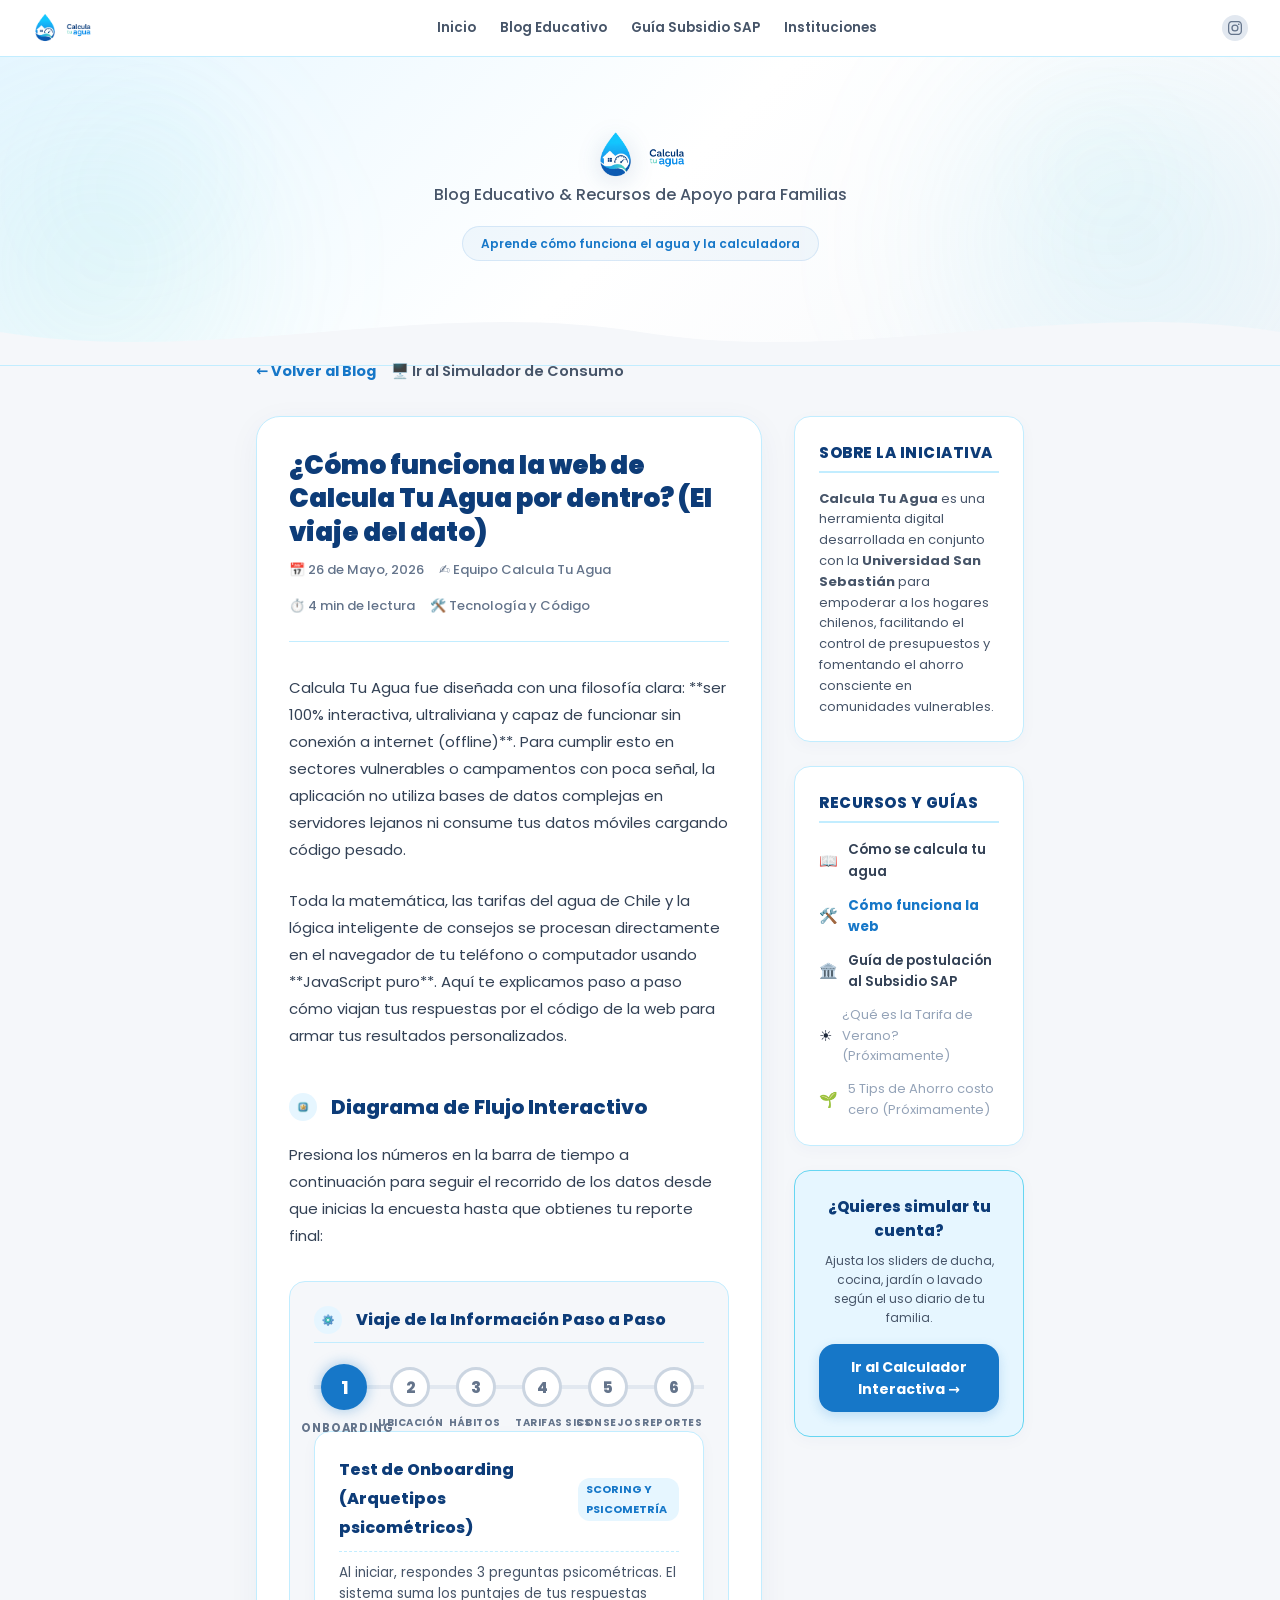
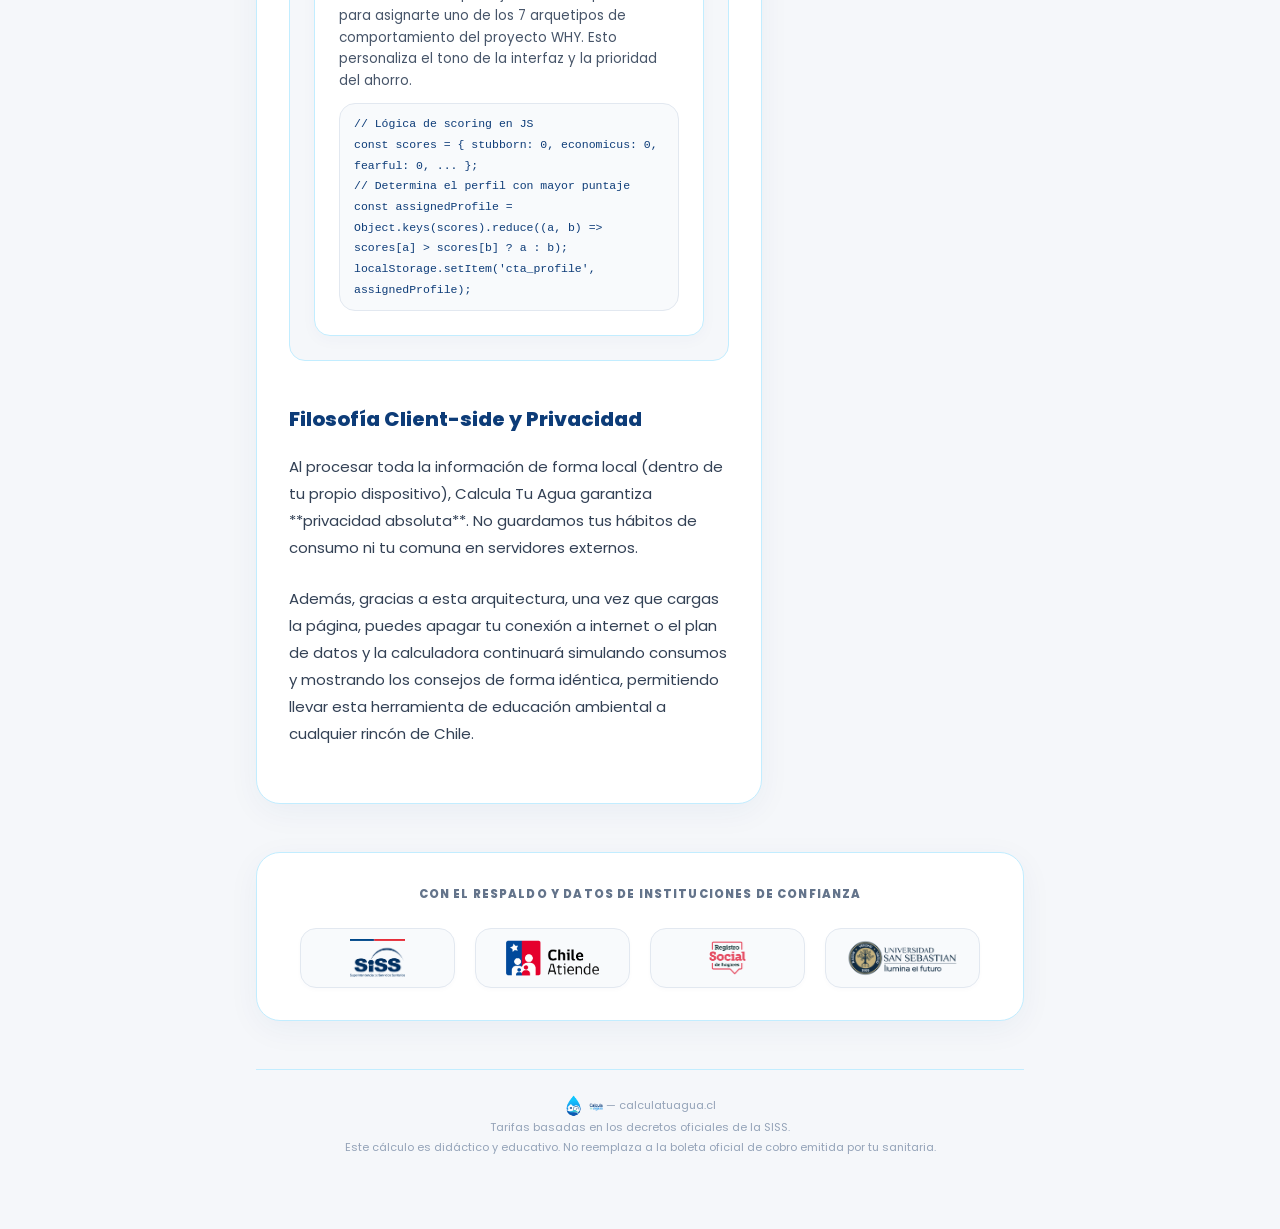
<file: como-funciona-la-web.html>
<!DOCTYPE html>
<html lang="es">

<head>
  <!-- Google tag (gtag.js) -->
  <script async src="https://www.googletagmanager.com/gtag/js?id=G-J6T6KYEFBW"></script>
  <script>
    window.dataLayer = window.dataLayer || [];
    function gtag(){dataLayer.push(arguments);}
    gtag('js', new Date());

    gtag('config', 'G-J6T6KYEFBW');
  </script>

  <meta charset="UTF-8">
  <meta name="viewport" content="width=device-width, initial-scale=1.0">
  <title>¿Cómo funciona Calcula Tu Agua? — Blog EducaCalcula</title>
  <meta name="description"
    content="Descubre el código, fórmulas y lógica detrás del simulador de Calcula Tu Agua. Explicación interactiva del viaje del dato en la web, perfiles WHY y algoritmos de ahorro.">
  <meta name="keywords" content="como funciona calcula tu agua, algoritmo ahorro agua, constantes consumo diario siss, formulas programacion calculadora agua">

  <!-- Open Graph / Facebook -->
  <meta property="og:type" content="website">
  <meta property="og:url" content="https://calculatuagua.cl/como-funciona-la-web.html">
  <meta property="og:title" content="¿Cómo funciona Calcula Tu Agua? — Blog EducaCalcula">
  <meta property="og:description" content="Descubre el código, fórmulas y lógica detrás del simulador de Calcula Tu Agua. Explicación interactiva del viaje del dato en la web, perfiles WHY y algoritmos de ahorro.">
  <meta property="og:image" content="https://calculatuagua.cl/logo.png">

  <!-- Twitter -->
  <meta property="twitter:card" content="summary_large_image">
  <meta property="twitter:url" content="https://calculatuagua.cl/como-funciona-la-web.html">
  <meta property="twitter:title" content="¿Cómo funciona Calcula Tu Agua? — Blog EducaCalcula">
  <meta property="twitter:description" content="Descubre el código, fórmulas y lógica detrás del simulador de Calcula Tu Agua. Explicación interactiva del viaje del dato en la web, perfiles WHY y algoritmos de ahorro.">
  <meta property="twitter:image" content="https://calculatuagua.cl/logo.png">

  <link rel="preconnect" href="https://fonts.googleapis.com">
  <link rel="preconnect" href="https://fonts.gstatic.com" crossorigin>
  <link href="https://fonts.googleapis.com/css2?family=Poppins:wght@300;400;500;600;700;800;900&display=swap" rel="stylesheet">
  <link rel="stylesheet" href="estilos_branding.css">
  <link rel="icon" type="image/png" href="logo.png">

  <style>
    /* Estilos específicos para la sección del Blog */
    .blog-container {
      display: grid;
      grid-template-columns: 1fr;
      gap: 2rem;
      margin-top: 2rem;
      margin-bottom: 3rem;
    }

    @media (min-width: 992px) {
      .blog-container {
        grid-template-columns: 2.2fr 1fr;
      }
    }

    .article-card {
      background: var(--card);
      border-radius: var(--r-lg);
      border: 1px solid var(--border);
      box-shadow: var(--sh-md);
      padding: 2rem;
      min-width: 0;
    }

    .article-header {
      margin-bottom: 2rem;
      border-bottom: 1.5px solid var(--border);
      padding-bottom: 1.5rem;
    }

    .article-title {
      font-size: 26px;
      font-weight: 900;
      color: var(--pri-dark);
      line-height: 1.3;
      margin-bottom: 10px;
    }

    .article-meta {
      display: flex;
      gap: 15px;
      font-size: 13px;
      color: var(--gray-500);
      font-weight: 500;
      align-items: center;
      flex-wrap: wrap;
    }

    .article-meta span {
      display: flex;
      align-items: center;
      gap: 4px;
    }

    .article-body {
      font-size: 15px;
      line-height: 1.8;
      color: var(--gray-700);
    }

    .article-body p {
      margin-bottom: 1.5rem;
    }

    .article-body h2 {
      font-size: 20px;
      font-weight: 800;
      color: var(--pri-dark);
      margin-top: 2.5rem;
      margin-bottom: 1rem;
      display: flex;
      align-items: center;
      gap: 8px;
    }

    /* Estilos del Diagrama de Flujo Interactivo */
    .flow-container {
      background: var(--bg);
      border: 1.5px solid var(--border);
      border-radius: var(--r);
      padding: 1.5rem;
      margin: 2rem 0;
    }

    .flow-title {
      font-size: 16px;
      font-weight: 800;
      color: var(--pri-dark);
      margin-bottom: 1.5rem;
      display: flex;
      align-items: center;
      gap: 8px;
      border-bottom: 1px solid var(--border);
      padding-bottom: 8px;
    }

    /* Barra del Timeline superior */
    .flow-timeline {
      display: flex;
      justify-content: space-between;
      align-items: center;
      position: relative;
      margin-bottom: 1.5rem;
      padding: 0 10px;
    }

    .flow-timeline::before {
      content: '';
      position: absolute;
      top: 50%;
      left: 0;
      right: 0;
      height: 4px;
      background: var(--gray-200);
      z-index: 1;
      transform: translateY(-50%);
    }

    .flow-step-node {
      width: 40px;
      height: 40px;
      border-radius: 50%;
      background: #ffffff;
      border: 3px solid var(--gray-300);
      color: var(--gray-500);
      font-weight: 800;
      font-size: 15px;
      display: flex;
      align-items: center;
      justify-content: center;
      position: relative;
      z-index: 2;
      cursor: pointer;
      transition: all 0.3s ease;
    }

    .flow-step-node:hover {
      border-color: var(--pri-light);
      color: var(--pri);
      transform: scale(1.1);
    }

    .flow-step-node.active {
      border-color: var(--pri);
      background: var(--pri);
      color: #ffffff;
      box-shadow: 0 0 12px rgba(22, 119, 200, 0.4);
      transform: scale(1.15);
    }

    .flow-step-label {
      position: absolute;
      top: 45px;
      font-size: 10px;
      font-weight: 700;
      text-transform: uppercase;
      letter-spacing: 0.5px;
      color: var(--gray-500);
      white-space: nowrap;
      text-align: center;
      transform: translateX(-5px);
      display: none;
    }

    @media (min-width: 576px) {
      .flow-step-label {
        display: block;
      }
    }

    /* Tarjeta Detalle del Flujo */
    .flow-card {
      background: #ffffff;
      border-radius: var(--r);
      border: 1px solid var(--border);
      box-shadow: var(--sh);
      padding: 1.5rem;
      min-height: 220px;
      transition: opacity 0.3s ease, transform 0.3s ease;
      position: relative;
    }

    .flow-card-header {
      display: flex;
      justify-content: space-between;
      align-items: center;
      margin-bottom: 10px;
      border-bottom: 1px dashed var(--border);
      padding-bottom: 8px;
    }

    .flow-card-title {
      font-size: 16px;
      font-weight: 800;
      color: var(--pri-dark);
      display: flex;
      align-items: center;
      gap: 8px;
    }

    .flow-card-tag {
      font-size: 11px;
      font-weight: 700;
      color: var(--pri);
      background: var(--pri-50);
      padding: 2px 8px;
      border-radius: 12px;
      text-transform: uppercase;
    }

    .flow-card-desc {
      font-size: 13.5px;
      line-height: 1.6;
      color: var(--gray-600);
      margin-bottom: 12px;
    }

    .flow-card-code {
      background: var(--gray-50);
      border: 1px solid var(--gray-200);
      border-radius: var(--r);
      padding: 10px 14px;
      font-family: 'Courier New', Courier, monospace;
      font-size: 11.5px;
      color: var(--pri-dark);
      overflow-x: auto;
      white-space: pre-wrap;
      word-break: break-word;
    }

    /* Sidebar Styles */
    .sidebar-card {
      background: var(--card);
      border-radius: var(--r);
      border: 1px solid var(--border);
      box-shadow: var(--sh);
      padding: 1.5rem;
      margin-bottom: 1.5rem;
    }

    .sidebar-title {
      font-size: 15px;
      font-weight: 800;
      color: var(--pri-dark);
      margin-bottom: 1rem;
      border-bottom: 2px solid var(--border);
      padding-bottom: 6px;
      text-transform: uppercase;
      letter-spacing: 0.5px;
    }

    .sidebar-post-list {
      display: flex;
      flex-direction: column;
      gap: 12px;
    }

    .sidebar-post-item {
      display: flex;
      gap: 10px;
      align-items: center;
    }

    .sidebar-post-item a {
      font-size: 13.5px;
      font-weight: 600;
      color: var(--gray-700);
    }

    .sidebar-post-item a:hover {
      color: var(--pri);
    }

    .sidebar-post-active {
      font-weight: 700 !important;
      color: var(--pri) !important;
    }

    .cta-button {
      display: block;
      width: 100%;
      background: var(--pri);
      color: white;
      text-align: center;
      padding: 12px;
      border-radius: var(--r);
      font-weight: 700;
      font-size: 14px;
      transition: all 0.2s;
      box-shadow: 0 4px 12px rgba(22, 119, 200, 0.2);
    }

    .cta-button:hover {
      background: var(--pri-dark);
      text-decoration: none;
      transform: translateY(-2px);
    }

    .back-nav {
      margin-top: 1.5rem;
      margin-bottom: 1rem;
      display: inline-flex;
      align-items: center;
      gap: 6px;
      font-weight: 700;
      color: var(--pri);
      font-size: 14.5px;
    }

    /* Ajustes de responsividad en móviles */
    @media (max-width: 768px) {
      .article-card {
        padding: 1.25rem;
      }
      .sandbox-container {
        padding: 1rem;
      }
      .hide-mobile {
        display: none !important;
      }
    }
  </style>
</head>

<body>

  <!-- HEADER PRINCIPAL -->
  <header class="home-header">
    <a href="index.html" class="header-brand">
      <img src="logo.png" alt="Logo" class="header-logo-icon">
      <img src="logo_letras.png" alt="Calcula Tu Agua" class="header-logo-text">
    </a>
    <nav class="header-nav">
      <a href="index.html">Inicio</a>
      <a href="blog.html">Blog Educativo</a>
      <a href="subsidio-sap.html">Guía Subsidio SAP</a>
      <a href="#institutionalSection">Instituciones</a>
    </nav>
    <div class="header-social">
      <a href="https://instagram.com" target="_blank" rel="noopener" class="instagram-btn" aria-label="Instagram" title="Síguenos en Instagram">
        <svg width="14" height="14" fill="currentColor" viewBox="0 0 16 16">
          <path d="M8 0C5.829 0 5.556.01 4.703.048 3.85.088 3.269.222 2.76.42a3.9 3.9 0 0 0-1.417.923A3.9 3.9 0 0 0 .42 2.76C.222 3.268.087 3.85.048 4.7.01 5.555 0 5.827 0 8.001c0 2.172.01 2.444.048 3.297.04.852.174 1.433.372 1.942.205.526.478.972.923 1.417.444.445.89.719 1.416.923.51.198 1.09.333 1.942.372C5.555 15.99 5.827 16 8 16s2.444-.01 3.298-.048c.851-.04 1.434-.174 1.943-.372a3.9 3.9 0 0 0 1.416-.923c.445-.445.718-.891.923-1.417.197-.509.332-1.09.372-1.942C15.99 10.445 16 10.173 16 8s-.01-2.445-.048-3.299c-.04-.851-.175-1.433-.372-1.941a3.9 3.9 0 0 0-.923-1.417A3.9 3.9 0 0 0 13.24.42c-.51-.198-1.092-.333-1.943-.372C10.443.01 10.172 0 7.998 0zm-.717 1.442h.718c2.136 0 2.389.007 3.232.046.78.035 1.204.166 1.486.275.373.145.64.319.92.599s.453.546.598.92c.11.281.24.705.275 1.485.039.843.047 1.096.047 3.231s-.008 2.389-.047 3.232c-.035.78-.166 1.203-.275 1.485a2.5 2.5 0 0 1-.599.919c-.28.28-.546.453-.92.598-.28.11-.704.24-1.485.276-.843.038-1.096.047-3.232.047s-2.39-.009-3.233-.047c-.78-.036-1.203-.166-1.485-.276a2.5 2.5 0 0 1-.92-.598 2.5 2.5 0 0 1-.6-.92c-.109-.281-.24-.705-.275-1.485-.038-.843-.046-1.096-.046-3.233s.008-2.388.046-3.231c.036-.78.166-1.204.276-1.486.145-.373.319-.64.599-.92.28-.28.546-.453.92-.598.282-.11.705-.24 1.485-.276.738-.034 1.024-.044 2.515-.045zm4.988 1.328a.96.96 0 1 0 0 1.92.96.96 0 0 0 0-1.92m-4.27 1.122a4.109 4.109 0 1 0 0 8.217 4.109 4.109 0 0 0 0-8.217m0 1.441a2.667 2.667 0 1 1 0 5.334 2.667 2.667 0 0 1 0-5.334"/>
        </svg>
      </a>
    </div>
  </header>

  <!-- HERO -->
  <div class="hero" id="heroSection">
    <div class="hero-blob hero-blob-1"></div>
    <div class="hero-blob hero-blob-2"></div>
    <h1 class="hero-logo-container" style="font-size: inherit; font-weight: inherit; margin: 0; line-height: inherit; display: flex; align-items: center; justify-content: center; gap: 12px; flex-wrap: wrap;">
      <a href="index.html" style="color: inherit; text-decoration: none; display: inline-flex; align-items: center; gap: 12px; justify-content: center;">
        <img src="logo.png" alt="Logo" class="hero-logo-img" style="height: 52px; width: auto; object-fit: contain;">
        <img src="logo_letras.png" alt="Calcula Tu Agua" class="hero-logo-text" style="height: 46px; width: auto; object-fit: contain;">
      </a>
    </h1>
    <p class="hero-sub">Blog Educativo & Recursos de Apoyo para Familias</p>
    <div class="hero-badge">Aprende cómo funciona el agua y la calculadora</div>
    <div class="wave-bottom">
      <svg viewBox="0 0 1440 70" preserveAspectRatio="none">
        <path d="M0,35 C240,70 480,0 720,35 C960,70 1200,0 1440,35 L1440,70 L0,70 Z" fill="var(--bg)" />
      </svg>
    </div>
  </div>

  <div class="container">
    
    <div style="display: flex; gap: 15px; flex-wrap: wrap; margin-top: 1.5rem; margin-bottom: 1rem; align-items: center;">
      <a href="blog.html" style="display: inline-flex; align-items: center; gap: 6px; font-weight: 700; color: var(--pri); font-size: 14.5px;">&larr; Volver al Blog</a>
      <a href="index.html" style="display: inline-flex; align-items: center; gap: 6px; font-weight: 600; color: var(--gray-600); font-size: 14.5px;">🖥️ Ir al Simulador de Consumo</a>
    </div>

    <div class="blog-container">

      <!-- MAIN CONTENT: ARTICLE -->
      <main class="article-card">
        
        <header class="article-header">
          <h1 class="article-title">¿Cómo funciona la web de Calcula Tu Agua por dentro? (El viaje del dato)</h1>
          <div class="article-meta">
            <span>📅 26 de Mayo, 2026</span>
            <span>✍️ Equipo Calcula Tu Agua</span>
            <span>⏱️ 4 min de lectura</span>
            <span>🛠️ Tecnología y Código</span>
          </div>
        </header>

        <section class="article-body">
          <p>
            Calcula Tu Agua fue diseñada con una filosofía clara: **ser 100% interactiva, ultraliviana y capaz de funcionar sin conexión a internet (offline)**. Para cumplir esto en sectores vulnerables o campamentos con poca señal, la aplicación no utiliza bases de datos complejas en servidores lejanos ni consume tus datos móviles cargando código pesado.
          </p>
          <p>
            Toda la matemática, las tarifas del agua de Chile y la lógica inteligente de consejos se procesan directamente en el navegador de tu teléfono o computador usando **JavaScript puro**. Aquí te explicamos paso a paso cómo viajan tus respuestas por el código de la web para armar tus resultados personalizados.
          </p>

          <h2><span class="icon-badge sm"><img src="icon_tips.png" alt="" style="height:14px; width:auto;" onerror="this.style.display='none'; this.nextElementSibling.style.display='inline';"><span style="display:none">📊</span></span>Diagrama de Flujo Interactivo</h2>
          <p>
            Presiona los números en la barra de tiempo a continuación para seguir el recorrido de los datos desde que inicias la encuesta hasta que obtienes tu reporte final:
          </p>

          <!-- FLOW DIAGRAM INTERACTIVE PANEL -->
          <div class="flow-container">
            <div class="flow-title">
              <span class="icon-badge sm"><img src="icon_settings.png" alt="" onerror="this.style.display='none'; this.nextElementSibling.style.display='inline';"><span style="display:none">⚙️</span></span>
              <span>Viaje de la Información Paso a Paso</span>
            </div>

            <!-- Timeline nodes -->
            <div class="flow-timeline">
              <button class="flow-step-node active" onclick="selectFlowStep(1)" aria-label="Paso 1: Onboarding">1<span class="flow-step-label" style="left: -15px;">Onboarding</span></button>
              <button class="flow-step-node" onclick="selectFlowStep(2)" aria-label="Paso 2: Ubicación">2<span class="flow-step-label" style="left: -10px;">Ubicación</span></button>
              <button class="flow-step-node" onclick="selectFlowStep(3)" aria-label="Paso 3: Hábitos">3<span class="flow-step-label" style="left: -5px;">Hábitos</span></button>
              <button class="flow-step-node" onclick="selectFlowStep(4)" aria-label="Paso 4: Tarifas">4<span class="flow-step-label" style="left: -5px;">Tarifas SISS</span></button>
              <button class="flow-step-node" onclick="selectFlowStep(5)" aria-label="Paso 5: Algoritmo">5<span class="flow-step-label" style="left: -10px;">Consejos</span></button>
              <button class="flow-step-node" onclick="selectFlowStep(6)" aria-label="Paso 6: Reporte">6<span class="flow-step-label" style="left: -10px;">Reportes</span></button>
            </div>

            <!-- Detail display card -->
            <div class="flow-card" id="flowCard">
              <div class="flow-card-header">
                <div class="flow-card-title" id="flowTitle">Cargando...</div>
                <div class="flow-card-tag" id="flowTag">Paso 1</div>
              </div>
              <div class="flow-card-desc" id="flowDesc">Cargando descripción...</div>
              <div class="flow-card-code" id="flowCode">Cargando código...</div>
            </div>
          </div>

          <h2>Filosofía Client-side y Privacidad</h2>
          <p>
            Al procesar toda la información de forma local (dentro de tu propio dispositivo), Calcula Tu Agua garantiza **privacidad absoluta**. No guardamos tus hábitos de consumo ni tu comuna en servidores externos. 
          </p>
          <p>
            Además, gracias a esta arquitectura, una vez que cargas la página, puedes apagar tu conexión a internet o el plan de datos y la calculadora continuará simulando consumos y mostrando los consejos de forma idéntica, permitiendo llevar esta herramienta de educación ambiental a cualquier rincón de Chile.
          </p>

        </section>

      </main>

      <!-- SIDEBAR -->
      <aside>
        
        <!-- About Project -->
        <div class="sidebar-card">
          <div class="sidebar-title">Sobre la Iniciativa</div>
          <p style="font-size: 13px; color: var(--gray-600); line-height: 1.6; margin: 0;">
            <strong>Calcula Tu Agua</strong> es una herramienta digital desarrollada en conjunto con la <strong>Universidad San Sebastián</strong> para empoderar a los hogares chilenos, facilitando el control de presupuestos y fomentando el ahorro consciente en comunidades vulnerables.
          </p>
        </div>

        <!-- Recent Articles -->
        <div class="sidebar-card">
          <div class="sidebar-title">Recursos y Guías</div>
          <nav class="sidebar-post-list">
            <div class="sidebar-post-item">
              <span>📖</span>
              <a href="como-se-calcula-el-agua.html">Cómo se calcula tu agua</a>
            </div>
            <div class="sidebar-post-item">
              <span>🛠️</span>
              <a href="#" class="sidebar-post-active">Cómo funciona la web</a>
            </div>
            <div class="sidebar-post-item">
              <span>🏛️</span>
              <a href="subsidio-sap.html">Guía de postulación al Subsidio SAP</a>
            </div>
            <div class="sidebar-post-item">
              <span>☀️</span>
              <span style="font-size: 13px; color: var(--gray-400);">¿Qué es la Tarifa de Verano? (Próximamente)</span>
            </div>
            <div class="sidebar-post-item">
              <span>🌱</span>
              <span style="font-size: 13px; color: var(--gray-400);">5 Tips de Ahorro costo cero (Próximamente)</span>
            </div>
          </nav>
        </div>

        <!-- CTA Box -->
        <div class="sidebar-card" style="background: var(--pri-50); border-color: var(--pri-200); text-align: center;">
          <h4 style="font-size: 15px; font-weight: 800; color: var(--pri-dark); margin-bottom: 8px;">¿Quieres simular tu cuenta?</h4>
          <p style="font-size: 12px; color: var(--gray-600); margin-bottom: 1rem;">
            Ajusta los sliders de ducha, cocina, jardín o lavado según el uso diario de tu familia.
          </p>
          <a href="index.html" class="cta-button">Ir al Calculador Interactiva &rarr;</a>
        </div>

      </aside>

    </div>

    <!-- Sección de Logos Institucionales Reorganizados y Llamativos (USS, SISS, ChileAtiende, RSH) -->
    <div class="institutional-section stagger" id="institutionalSection" style="margin-top: 1rem; margin-bottom: 3rem;">
      <p class="institutional-title">Con el respaldo y datos de instituciones de confianza</p>
      <div class="institutional-logos">
        <!-- Logo SISS (Superintendencia de Servicios Sanitarios) -->
        <a href="https://www.siss.gob.cl" target="_blank" rel="noopener" class="inst-logo-card">
          <img src="logo_siss.png" alt="SISS" class="inst-logo-img" onerror="this.style.display='none'; this.nextElementSibling.style.display='block';">
          <span class="inst-logo-fallback" style="display: none;">SISS</span>
        </a>

        <!-- Logo ChileAtiende -->
        <a href="https://www.chileatiende.gob.cl" target="_blank" rel="noopener" class="inst-logo-card">
          <img src="logo_chileatiende.png" alt="ChileAtiende" class="inst-logo-img" onerror="this.style.display='none'; this.nextElementSibling.style.display='block';">
          <span class="inst-logo-fallback" style="display: none;">ChileAtiende</span>
        </a>

        <!-- Logo RSH (Registro Social de Hogares) -->
        <a href="https://rsh.ministeriodesarrollosocial.gob.cl" target="_blank" rel="noopener" class="inst-logo-card">
          <img src="logo_rsh.png" alt="Registro Social de Hogares" class="inst-logo-img" onerror="this.style.display='none'; this.nextElementSibling.style.display='block';">
          <span class="inst-logo-fallback" style="display: none;">RSH</span>
        </a>

        <!-- Logo USS (Universidad San Sebastián) -->
        <a href="https://www.uss.cl" target="_blank" rel="noopener" class="inst-logo-card">
          <img src="logo_uss.png" alt="Universidad San Sebastián" class="inst-logo-img" onerror="this.style.display='none'; this.nextElementSibling.style.display='block';">
          <span class="inst-logo-fallback" style="display: none;">USS</span>
        </a>
      </div>
    </div>

    <!-- FOOTER -->
    <div class="footer">
      <strong style="display: inline-flex; align-items: center; gap: 6px; vertical-align: middle;">
        <img src="logo.png" alt="Logo" style="height: 24px; width: auto; object-fit: contain;">
        <img src="logo_letras.png" alt="Calcula Tu Agua" style="height: 18px; width: auto; object-fit: contain;">
      </strong> — calculatuagua.cl<br>
      Tarifas basadas en los decretos oficiales de la SISS.<br>
      Este cálculo es didáctico y educativo. No reemplaza a la boleta oficial de cobro emitida por tu sanitaria.
    </div>

  </div>

  <script>
    // Datos del flujo didáctico en JS
    const FLOW_STEPS = {
      1: {
        title: "Test de Onboarding (Arquetipos psicométricos)",
        tag: "Scoring y Psicometría",
        desc: "Al iniciar, respondes 3 preguntas psicométricas. El sistema suma los puntajes de tus respuestas para asignarte uno de los 7 arquetipos de comportamiento del proyecto WHY. Esto personaliza el tono de la interfaz y la prioridad del ahorro.",
        code: "// Lógica de scoring en JS\nconst scores = { stubborn: 0, economicus: 0, fearful: 0, ... };\n// Determina el perfil con mayor puntaje\nconst assignedProfile = Object.keys(scores).reduce((a, b) => scores[a] > scores[b] ? a : b);\nlocalStorage.setItem('cta_profile', assignedProfile);"
      },
      2: {
        title: "Geolocalización Tarifaria (Ubicación SISS)",
        tag: "Base de Datos",
        desc: "Seleccionas tu región y comuna. La web filtra dinámicamente el listado de empresas sanitarias de la base tarifas.js. Si solo hay una sanitaria que atiende tu comuna, la asigna automáticamente; de lo contrario, te da a elegir tu sector.",
        code: "// Filtrado dinámico client-side\nconst matchingTariffs = TARIFF_DB.filter(\n  t => t.r === selectedRegion && t.m.includes(selectedCommune)\n);\nif (matchingTariffs.length === 1) {\n  selectedTariff = matchingTariffs[0]; // Auto-asignación\n}"
      },
      3: {
        title: "Consumo de Agua Diario (Constantes LPU)",
        tag: "Hábitos a Litros",
        desc: "Ajustas los sliders de hábitos. El sistema multiplica los valores por constantes predefinidas de Litros por Unidad (LPU) basadas en estudios de la SISS. Si el hábito es per cápita, lo multiplica por el número de personas; si es del hogar, se mantiene constante.",
        code: "// Valores estándar LPU (Litros por unidad / uso)\nconst LPU = { ducha: 8, wc: 6, dientes: 0.5, platos: 12, ropa: 100 };\n\n// Fórmula de conversión diaria\nconst consumoDiario = valorSlider * LPU[actName] * (esPerCapita ? personas : 1);"
      },
      4: {
        title: "Motor de Cálculo Tarifario (Fórmula SISS)",
        tag: "Lógica de Cobro",
        desc: "La web suma los litros de todos tus hábitos, los multiplica por 30 para proyectar el volumen mensual y los divide entre 1.000 para obtener metros cúbicos (m³). Luego, aplica las tarifas de cargo fijo, alcantarillado, sobreconsumo e IVA correspondientes.",
        code: "// Ecuación matemática interna de la boleta\nconst cargoFijo = selectedTariff.f;\nconst consumoAP = metrosCubicos * selectedTariff.t1;\nconst alcantarillado = incluyeAlcantarillado ? (metrosCubicos * selectedTariff.al) : 0;\nconst subtotalNeto = cargoFijo + consumoAP + alcantarillado;\nconst totalIVA = incluyeIva ? ((consumoAP + alcantarillado) * 0.19) : 0; // Excluye cargoFijo"
      },
      5: {
        title: "Algoritmo de Consejos (Priorización de Tips)",
        tag: "Inteligencia Local",
        desc: "Evaluamos tus hábitos y perfil. El sistema calcula en litros el ahorro potencial mensual de cada tip. Luego, multiplica ese ahorro por un ponderador según tu arquetipo (ej: el Austero valora más los consejos gratis) y los ordena de mayor a menor beneficio real.",
        code: "// Ordenación adaptativa de Smart Tips\ntips.forEach(t => {\n  const ahorroLitros = (consumoActual - consumoEficiente) * 30;\n  t.score = ahorroLitros * perfilMultiplicador[assignedProfile][t.categoria];\n});\ntips.sort((a, b) => b.score - a.score); // El mayor impacto primero"
      },
      6: {
        title: "Salida y Acciones (Reportes y Compartido)",
        tag: "Acciones del Usuario",
        desc: "Al guardar o compartir, los datos estructurados se serializan. Si descargas el reporte, aplicamos estilos CSS de impresión (@media print) nativos para renderizar en PDF. Para WhatsApp, codificamos una cadena de texto y ejecutamos un enlace de URI profundo.",
        code: "// Enlace profundo de WhatsApp para celulares\nconst msg = `Mi consumo: ${m3} m3. ¡Ahorro $${ahorro} al año!`;\nconst waUri = `whatsapp://send?text=${encodeURIComponent(msg)}`;\nwindow.location.href = waUri; // Abre la app nativa"
      }
    };

    function selectFlowStep(stepNum) {
      // Update active classes on bubbles
      const nodes = document.querySelectorAll('.flow-step-node');
      nodes.forEach((node, idx) => {
        if (idx + 1 === stepNum) {
          node.classList.add('active');
        } else {
          node.classList.remove('active');
        }
      });

      // Update card content with fade animation
      const card = document.getElementById('flowCard');
      card.style.opacity = 0;
      card.style.transform = 'translateY(5px)';

      setTimeout(() => {
        const stepData = FLOW_STEPS[stepNum];
        document.getElementById('flowTitle').textContent = stepData.title;
        document.getElementById('flowTag').textContent = stepData.tag;
        document.getElementById('flowDesc').textContent = stepData.desc;
        document.getElementById('flowCode').textContent = stepData.code;

        card.style.opacity = 1;
        card.style.transform = 'translateY(0)';
      }, 200);
    }

    // Initialize first step
    selectFlowStep(1);
  </script>
</body>

</html>
</file>
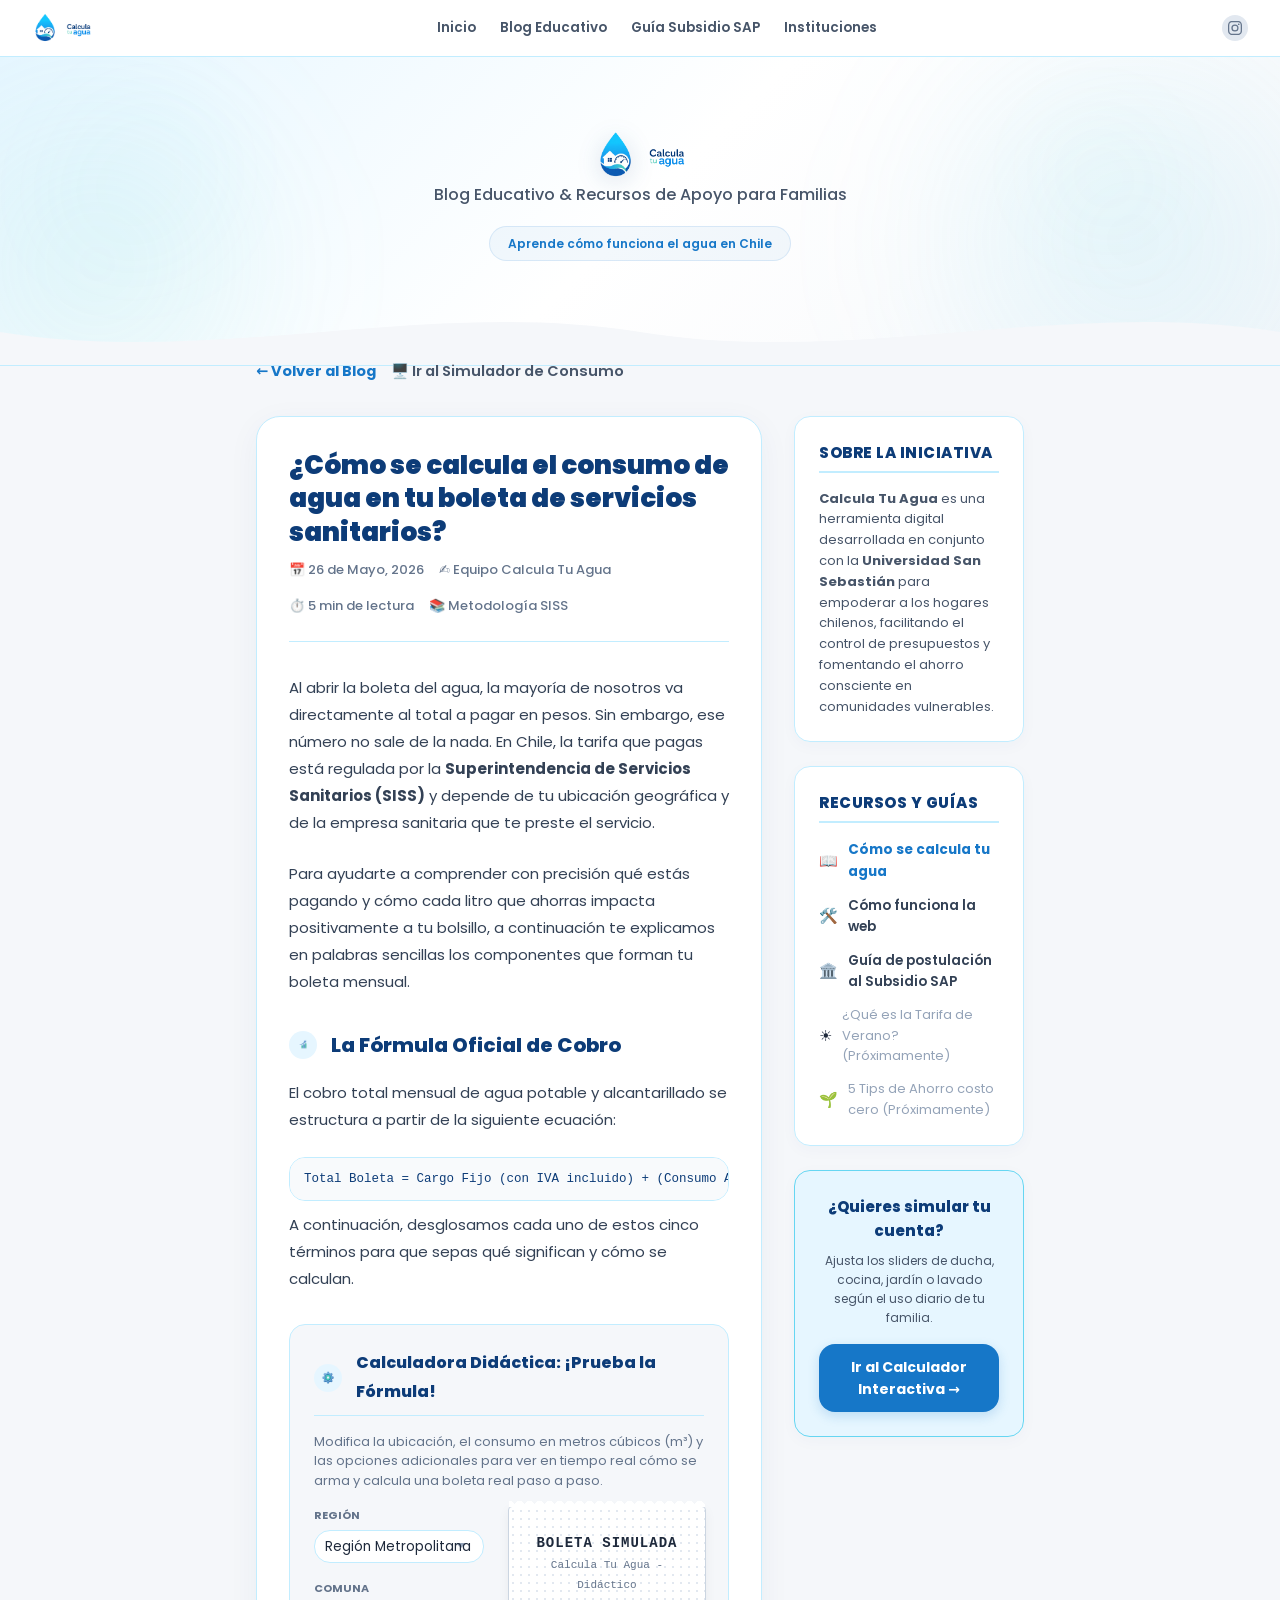
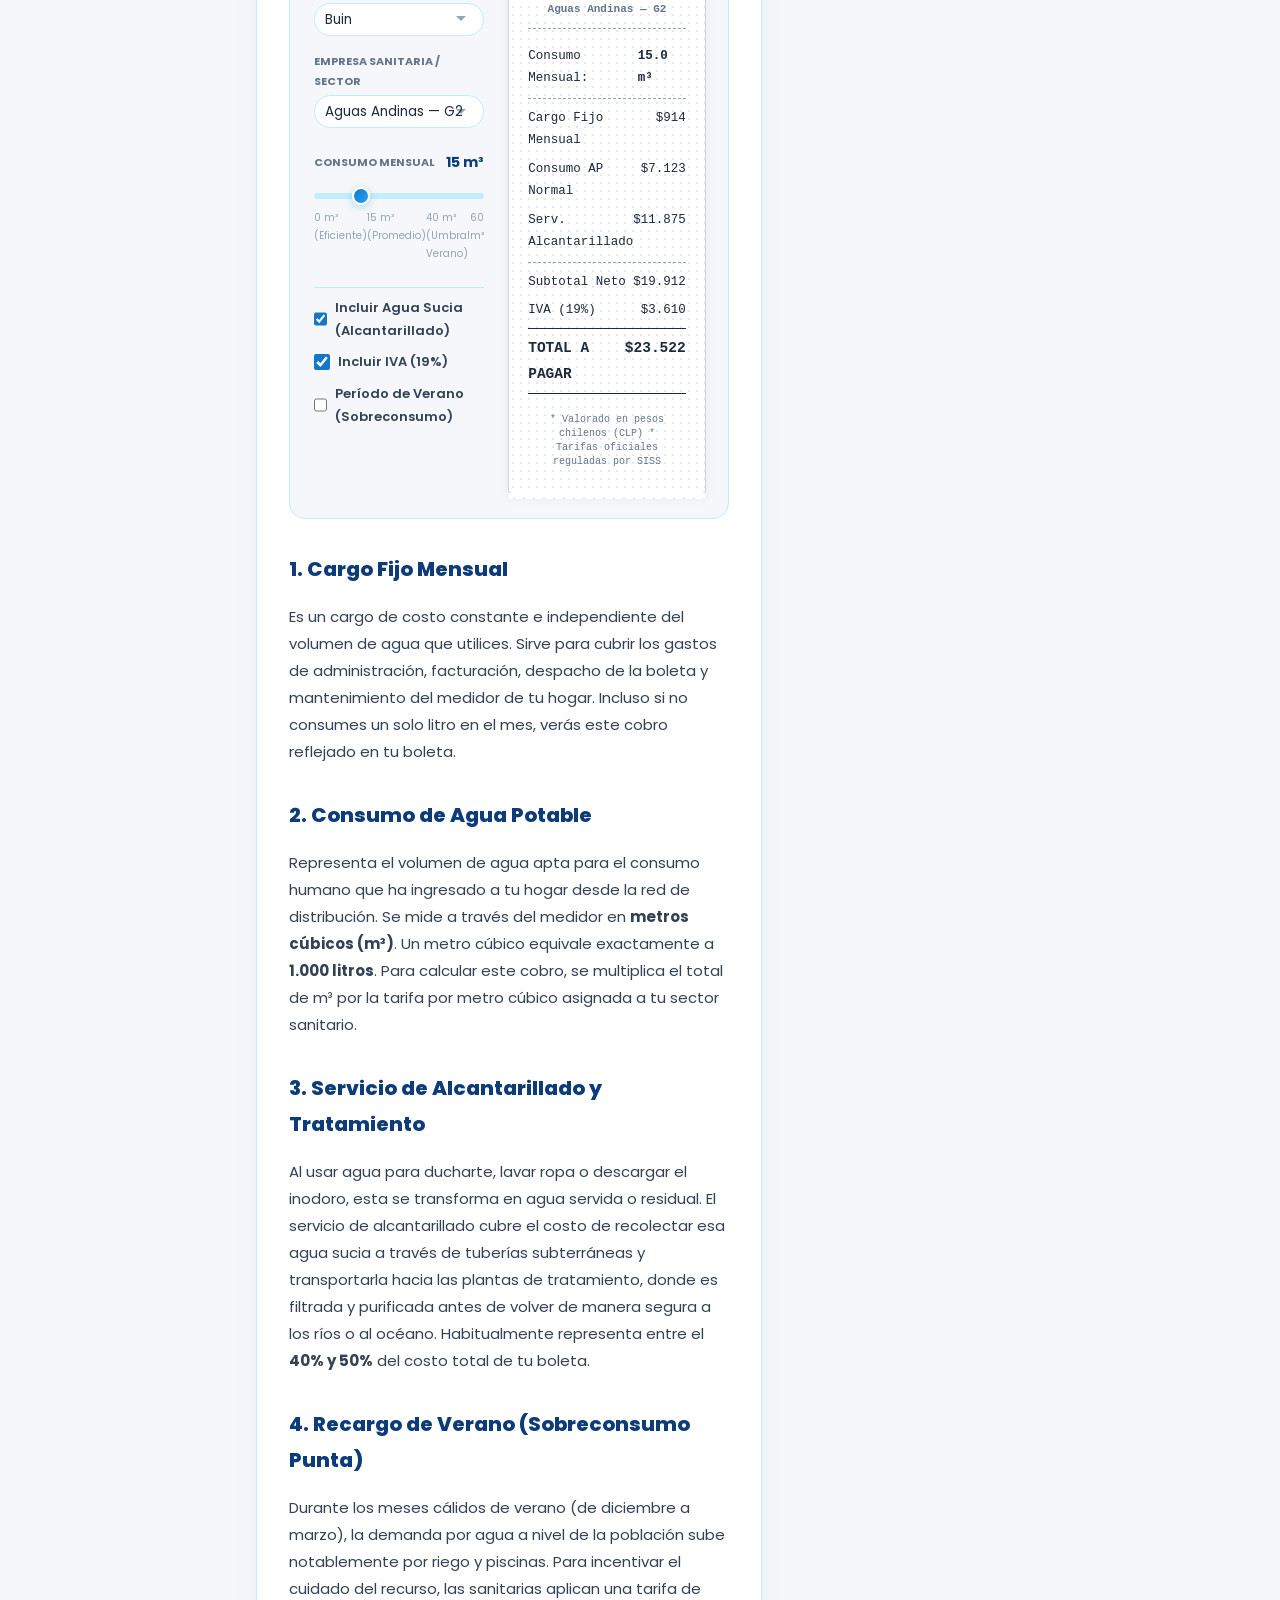
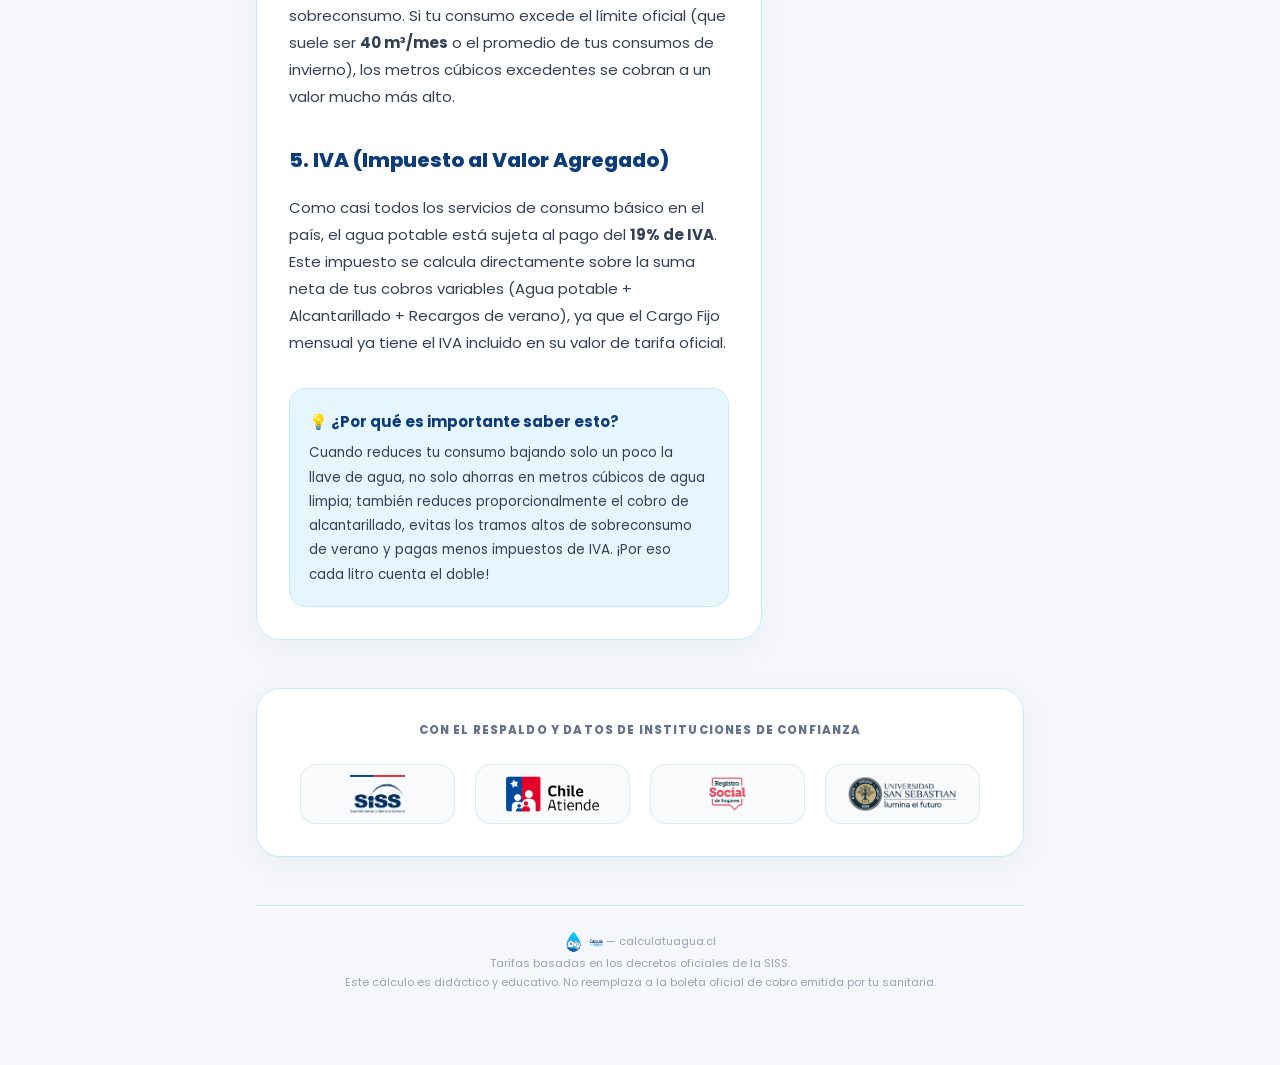
<file: como-se-calcula-el-agua.html>
<!DOCTYPE html>
<html lang="es">

<head>
  <!-- Google tag (gtag.js) -->
  <script async src="https://www.googletagmanager.com/gtag/js?id=G-J6T6KYEFBW"></script>
  <script>
    window.dataLayer = window.dataLayer || [];
    function gtag(){dataLayer.push(arguments);}
    gtag('js', new Date());

    gtag('config', 'G-J6T6KYEFBW');
  </script>

  <meta charset="UTF-8">
  <meta name="viewport" content="width=device-width, initial-scale=1.0">
  <title>¿Cómo se calcula el consumo de agua? — Blog EducaCalcula</title>
  <meta name="description"
    content="Guía educativa didáctica que explica paso a paso cómo se calcula la boleta del agua potable en Chile. Incluye simulador interactivo Sandbox y desglose en tiempo real.">
  <meta name="keywords" content="como se calcula el agua chile, formulas agua siss, cobro agua potable chile, sobreconsumo verano chile, alcantarillado agua potable">

  <!-- Open Graph / Facebook -->
  <meta property="og:type" content="website">
  <meta property="og:url" content="https://calculatuagua.cl/blog.html">
  <meta property="og:title" content="¿Cómo se calcula el consumo de agua? — Blog EducaCalcula">
  <meta property="og:description" content="Aprende cómo se desglosa el cobro del agua potable, alcantarillado e IVA en Chile mediante un simulador interactivo de boleta en tiempo real.">
  <meta property="og:image" content="https://calculatuagua.cl/logo.png">

  <!-- Twitter -->
  <meta property="twitter:card" content="summary_large_image">
  <meta property="twitter:url" content="https://calculatuagua.cl/blog.html">
  <meta property="twitter:title" content="¿Cómo se calcula el consumo de agua? — Blog EducaCalcula">
  <meta property="twitter:description" content="Aprende cómo se desglosa el cobro del agua potable, alcantarillado e IVA en Chile mediante un simulador interactivo de boleta en tiempo real.">
  <meta property="twitter:image" content="https://calculatuagua.cl/logo.png">

  <link rel="preconnect" href="https://fonts.googleapis.com">
  <link rel="preconnect" href="https://fonts.gstatic.com" crossorigin>
  <link href="https://fonts.googleapis.com/css2?family=Poppins:wght@300;400;500;600;700;800;900&display=swap" rel="stylesheet">
  <link rel="stylesheet" href="estilos_branding.css">
  <link rel="icon" type="image/png" href="logo.png">
  
  <!-- Base de datos de tarifas compartida -->
  <script src="tarifas.js"></script>

  <style>
    /* Estilos específicos para la sección del Blog */
    .blog-container {
      display: grid;
      grid-template-columns: 1fr;
      gap: 2rem;
      margin-top: 2rem;
      margin-bottom: 3rem;
    }

    @media (min-width: 992px) {
      .blog-container {
        grid-template-columns: 2.2fr 1fr;
      }
    }

    .article-card {
      background: var(--card);
      border-radius: var(--r-lg);
      border: 1px solid var(--border);
      box-shadow: var(--sh-md);
      padding: 2rem;
      min-width: 0;
    }

    .article-header {
      margin-bottom: 2rem;
      border-bottom: 1.5px solid var(--border);
      padding-bottom: 1.5rem;
    }

    .article-title {
      font-size: 26px;
      font-weight: 900;
      color: var(--pri-dark);
      line-height: 1.3;
      margin-bottom: 10px;
    }

    .article-meta {
      display: flex;
      gap: 15px;
      font-size: 13px;
      color: var(--gray-500);
      font-weight: 500;
      align-items: center;
      flex-wrap: wrap;
    }

    .article-meta span {
      display: flex;
      align-items: center;
      gap: 4px;
    }

    .article-body {
      font-size: 15px;
      line-height: 1.8;
      color: var(--gray-700);
    }

    .article-body p {
      margin-bottom: 1.5rem;
    }

    .article-body h2 {
      font-size: 20px;
      font-weight: 800;
      color: var(--pri-dark);
      margin-top: 2rem;
      margin-bottom: 1rem;
      display: flex;
      align-items: center;
      gap: 8px;
    }

    /* Estilos del Sandbox / Simulador Didáctico */
    .sandbox-container {
      background: var(--bg);
      border: 1.5px solid var(--border);
      border-radius: var(--r);
      padding: 1.5rem;
      margin: 2rem 0;
    }

    .sandbox-title {
      font-size: 16px;
      font-weight: 800;
      color: var(--pri-dark);
      margin-bottom: 1rem;
      display: flex;
      align-items: center;
      gap: 8px;
      border-bottom: 1px solid var(--border);
      padding-bottom: 8px;
    }

    .sandbox-grid {
      display: grid;
      grid-template-columns: 1fr;
      gap: 1.5rem;
    }

    @media (min-width: 768px) {
      .sandbox-grid {
        grid-template-columns: 1.2fr 1fr;
      }
    }

    .sandbox-controls {
      display: flex;
      flex-direction: column;
      gap: 1rem;
    }

    /* Boleta Física Simulada ("Ficha de Cobro") */
    .bill-receipt {
      background: #ffffff;
      border: 1px solid var(--gray-300);
      border-radius: 4px;
      box-shadow: 0 4px 12px rgba(0, 0, 0, 0.05);
      padding: 1.5rem 1.2rem;
      font-family: 'Courier New', Courier, monospace;
      color: var(--gray-800);
      position: relative;
      background-image: radial-gradient(var(--gray-200) 1px, transparent 1px);
      background-size: 8px 8px;
    }

    .bill-receipt::before,
    .bill-receipt::after {
      content: "";
      position: absolute;
      left: 0;
      width: 100%;
      height: 6px;
      background-size: 10px 6px;
    }

    .bill-receipt::before {
      top: -6px;
      background-image: linear-gradient(135deg, transparent 50%, #ffffff 50%), linear-gradient(225deg, transparent 50%, #ffffff 50%);
    }

    .bill-receipt::after {
      bottom: -6px;
      background-image: linear-gradient(45deg, transparent 50%, #ffffff 50%), linear-gradient(315deg, transparent 50%, #ffffff 50%);
    }

    .receipt-header {
      text-align: center;
      margin-bottom: 1rem;
      border-bottom: 1px dashed var(--gray-400);
      padding-bottom: 8px;
    }

    .receipt-title {
      font-weight: bold;
      font-size: 14px;
      letter-spacing: 1px;
    }

    .receipt-subtitle {
      font-size: 11px;
      color: var(--gray-500);
    }

    .receipt-row {
      display: flex;
      justify-content: space-between;
      font-size: 12.5px;
      margin-bottom: 6px;
    }

    .receipt-divider {
      border-top: 1px dashed var(--gray-400);
      margin: 8px 0;
    }

    .receipt-total {
      display: flex;
      justify-content: space-between;
      font-weight: bold;
      font-size: 14.5px;
      margin-top: 6px;
      padding-top: 6px;
      border-top: 1.5px solid var(--gray-800);
      border-bottom: 1.5px solid var(--gray-800);
      padding-bottom: 6px;
    }

    .receipt-footer {
      text-align: center;
      font-size: 10px;
      color: var(--gray-500);
      margin-top: 1.2rem;
      line-height: 1.4;
    }

    /* Sidebar Styles */
    .sidebar-card {
      background: var(--card);
      border-radius: var(--r);
      border: 1px solid var(--border);
      box-shadow: var(--sh);
      padding: 1.5rem;
      margin-bottom: 1.5rem;
    }

    .sidebar-title {
      font-size: 15px;
      font-weight: 800;
      color: var(--pri-dark);
      margin-bottom: 1rem;
      border-bottom: 2px solid var(--border);
      padding-bottom: 6px;
      text-transform: uppercase;
      letter-spacing: 0.5px;
    }

    .sidebar-post-list {
      display: flex;
      flex-direction: column;
      gap: 12px;
    }

    .sidebar-post-item {
      display: flex;
      gap: 10px;
      align-items: center;
    }

    .sidebar-post-item a {
      font-size: 13.5px;
      font-weight: 600;
      color: var(--gray-700);
    }

    .sidebar-post-item a:hover {
      color: var(--pri);
    }

    .sidebar-post-active {
      font-weight: 700 !important;
      color: var(--pri) !important;
    }

    .cta-button {
      display: block;
      width: 100%;
      background: var(--pri);
      color: white;
      text-align: center;
      padding: 12px;
      border-radius: var(--r);
      font-weight: 700;
      font-size: 14px;
      transition: all 0.2s;
      box-shadow: 0 4px 12px rgba(22, 119, 200, 0.2);
    }

    .cta-button:hover {
      background: var(--pri-dark);
      text-decoration: none;
      transform: translateY(-2px);
    }

    .back-nav {
      margin-top: 1.5rem;
      margin-bottom: 1rem;
      display: inline-flex;
      align-items: center;
      gap: 6px;
      font-weight: 700;
      color: var(--pri);
      font-size: 14.5px;
    }

    .formula-box {
      background: var(--gray-50);
      border: 1px solid var(--border);
      padding: 10px 14px;
      border-radius: var(--r);
      font-family: monospace;
      font-size: 12.5px;
      margin: 10px 0;
      color: var(--pri-dark);
      text-align: center;
      overflow-x: auto;
      white-space: nowrap;
    }

    /* Ajustes de responsividad en móviles */
    @media (max-width: 768px) {
      .article-card {
        padding: 1.25rem;
      }
      .sandbox-container {
        padding: 1rem;
      }
      .hide-mobile {
        display: none !important;
      }
    }
  </style>
</head>

<body>

  <!-- HEADER PRINCIPAL -->
  <header class="home-header">
    <a href="index.html" class="header-brand">
      <img src="logo.png" alt="Logo" class="header-logo-icon">
      <img src="logo_letras.png" alt="Calcula Tu Agua" class="header-logo-text">
    </a>
    <nav class="header-nav">
      <a href="index.html">Inicio</a>
      <a href="blog.html">Blog Educativo</a>
      <a href="subsidio-sap.html">Guía Subsidio SAP</a>
      <a href="#institutionalSection">Instituciones</a>
    </nav>
    <div class="header-social">
      <a href="https://instagram.com" target="_blank" rel="noopener" class="instagram-btn" aria-label="Instagram" title="Síguenos en Instagram">
        <svg width="14" height="14" fill="currentColor" viewBox="0 0 16 16">
          <path d="M8 0C5.829 0 5.556.01 4.703.048 3.85.088 3.269.222 2.76.42a3.9 3.9 0 0 0-1.417.923A3.9 3.9 0 0 0 .42 2.76C.222 3.268.087 3.85.048 4.7.01 5.555 0 5.827 0 8.001c0 2.172.01 2.444.048 3.297.04.852.174 1.433.372 1.942.205.526.478.972.923 1.417.444.445.89.719 1.416.923.51.198 1.09.333 1.942.372C5.555 15.99 5.827 16 8 16s2.444-.01 3.298-.048c.851-.04 1.434-.174 1.943-.372a3.9 3.9 0 0 0 1.416-.923c.445-.445.718-.891.923-1.417.197-.509.332-1.09.372-1.942C15.99 10.445 16 10.173 16 8s-.01-2.445-.048-3.299c-.04-.851-.175-1.433-.372-1.941a3.9 3.9 0 0 0-.923-1.417A3.9 3.9 0 0 0 13.24.42c-.51-.198-1.092-.333-1.943-.372C10.443.01 10.172 0 7.998 0zm-.717 1.442h.718c2.136 0 2.389.007 3.232.046.78.035 1.204.166 1.486.275.373.145.64.319.92.599s.453.546.598.92c.11.281.24.705.275 1.485.039.843.047 1.096.047 3.231s-.008 2.389-.047 3.232c-.035.78-.166 1.203-.275 1.485a2.5 2.5 0 0 1-.599.919c-.28.28-.546.453-.92.598-.28.11-.704.24-1.485.276-.843.038-1.096.047-3.232.047s-2.39-.009-3.233-.047c-.78-.036-1.203-.166-1.485-.276a2.5 2.5 0 0 1-.92-.598 2.5 2.5 0 0 1-.6-.92c-.109-.281-.24-.705-.275-1.485-.038-.843-.046-1.096-.046-3.233s.008-2.388.046-3.231c.036-.78.166-1.204.276-1.486.145-.373.319-.64.599-.92.28-.28.546-.453.92-.598.282-.11.705-.24 1.485-.276.738-.034 1.024-.044 2.515-.045zm4.988 1.328a.96.96 0 1 0 0 1.92.96.96 0 0 0 0-1.92m-4.27 1.122a4.109 4.109 0 1 0 0 8.217 4.109 4.109 0 0 0 0-8.217m0 1.441a2.667 2.667 0 1 1 0 5.334 2.667 2.667 0 0 1 0-5.334"/>
        </svg>
      </a>
    </div>
  </header>

  <!-- HERO -->
  <div class="hero" id="heroSection">
    <div class="hero-blob hero-blob-1"></div>
    <div class="hero-blob hero-blob-2"></div>
    <h1 class="hero-logo-container" style="font-size: inherit; font-weight: inherit; margin: 0; line-height: inherit; display: flex; align-items: center; justify-content: center; gap: 12px; flex-wrap: wrap;">
      <a href="index.html" style="color: inherit; text-decoration: none; display: inline-flex; align-items: center; gap: 12px; justify-content: center;">
        <img src="logo.png" alt="Logo" class="hero-logo-img" style="height: 52px; width: auto; object-fit: contain;">
        <img src="logo_letras.png" alt="Calcula Tu Agua" class="hero-logo-text" style="height: 46px; width: auto; object-fit: contain;">
      </a>
    </h1>
    <p class="hero-sub">Blog Educativo & Recursos de Apoyo para Familias</p>
    <div class="hero-badge">Aprende cómo funciona el agua en Chile</div>
    <div class="wave-bottom">
      <svg viewBox="0 0 1440 70" preserveAspectRatio="none">
        <path d="M0,35 C240,70 480,0 720,35 C960,70 1200,0 1440,35 L1440,70 L0,70 Z" fill="var(--bg)" />
      </svg>
    </div>
  </div>

  <div class="container">
    
    <div style="display: flex; gap: 15px; flex-wrap: wrap; margin-top: 1.5rem; margin-bottom: 1rem; align-items: center;">
      <a href="blog.html" style="display: inline-flex; align-items: center; gap: 6px; font-weight: 700; color: var(--pri); font-size: 14.5px;">&larr; Volver al Blog</a>
      <a href="index.html" style="display: inline-flex; align-items: center; gap: 6px; font-weight: 600; color: var(--gray-600); font-size: 14.5px;">🖥️ Ir al Simulador de Consumo</a>
    </div>

    <div class="blog-container">

      <!-- MAIN CONTENT: ARTICLE -->
      <main class="article-card">
        
        <header class="article-header">
          <h1 class="article-title">¿Cómo se calcula el consumo de agua en tu boleta de servicios sanitarios?</h1>
          <div class="article-meta">
            <span>📅 26 de Mayo, 2026</span>
            <span>✍️ Equipo Calcula Tu Agua</span>
            <span>⏱️ 5 min de lectura</span>
            <span>📚 Metodología SISS</span>
          </div>
        </header>

        <section class="article-body">
          <p>
            Al abrir la boleta del agua, la mayoría de nosotros va directamente al total a pagar en pesos. Sin embargo, ese número no sale de la nada. En Chile, la tarifa que pagas está regulada por la <strong>Superintendencia de Servicios Sanitarios (SISS)</strong> y depende de tu ubicación geográfica y de la empresa sanitaria que te preste el servicio.
          </p>
          <p>
            Para ayudarte a comprender con precisión qué estás pagando y cómo cada litro que ahorras impacta positivamente a tu bolsillo, a continuación te explicamos en palabras sencillas los componentes que forman tu boleta mensual.
          </p>

          <h2><span class="icon-badge sm"><img src="icon_calc.png" alt="" style="height:14px; width:auto;" onerror="this.style.display='none'; this.nextElementSibling.style.display='inline';"><span style="display:none">🧮</span></span>La Fórmula Oficial de Cobro</h2>
          <p>
            El cobro total mensual de agua potable y alcantarillado se estructura a partir de la siguiente ecuación:
          </p>
          <div class="formula-box">
            Total Boleta = Cargo Fijo (con IVA incluido) + (Consumo Agua Potable + Alcantarillado) &times; (1 + IVA)
          </div>
          <p>
            A continuación, desglosamos cada uno de estos cinco términos para que sepas qué significan y cómo se calculan.
          </p>

          <!-- INTERACTIVE SANDBOX -->
          <div class="sandbox-container">
            <div class="sandbox-title">
              <span class="icon-badge sm"><img src="icon_settings.png" alt="" onerror="this.style.display='none'; this.nextElementSibling.style.display='inline';"><span style="display:none">⚙️</span></span>
              <span>Calculadora Didáctica: ¡Prueba la Fórmula!</span>
            </div>
            <p style="font-size: 13px; color: var(--gray-500); margin-bottom: 1rem; line-height: 1.5;">
              Modifica la ubicación, el consumo en metros cúbicos (m³) y las opciones adicionales para ver en tiempo real cómo se arma y calcula una boleta real paso a paso.
            </p>

            <div class="sandbox-grid">
              
              <!-- Controls -->
              <div class="sandbox-controls">
                <div>
                  <label for="regionSelect" style="font-size: 11px; font-weight: 700; color: var(--gray-500); text-transform: uppercase; margin-bottom: 4px; display: block;">Región</label>
                  <select id="regionSelect" class="region-select" style="padding: 6px 10px; font-size: 13.5px;" aria-label="Región"></select>
                </div>
                <div>
                  <label for="communeSelect" style="font-size: 11px; font-weight: 700; color: var(--gray-500); text-transform: uppercase; margin-bottom: 4px; display: block;">Comuna</label>
                  <select id="communeSelect" class="region-select" style="padding: 6px 10px; font-size: 13.5px;" aria-label="Comuna"></select>
                </div>
                
                <div id="companyAutoInfo" style="display: none;">
                  <label style="font-size: 11px; font-weight: 700; color: var(--gray-500); text-transform: uppercase; margin-bottom: 4px; display: block;">Empresa Sanitaria</label>
                  <div style="background: var(--gray-100); border: 1px solid var(--gray-200); border-radius: var(--r); padding: 8px 12px; font-size: 13px; font-weight: 600; color: var(--pri-dark); display: flex; align-items: center; gap: 8px;">
                    <span id="companyAutoText"></span>
                  </div>
                </div>

                <div id="companySelectContainer" style="display: none;">
                  <label for="companySelect" style="font-size: 11px; font-weight: 700; color: var(--gray-500); text-transform: uppercase; margin-bottom: 4px; display: block;">Empresa Sanitaria / Sector</label>
                  <select id="companySelect" class="region-select" style="padding: 6px 10px; font-size: 13.5px;" aria-label="Empresa sanitaria"></select>
                </div>

                <div style="margin-top: 6px;">
                  <div style="display: flex; justify-content: space-between; align-items: center; margin-bottom: 4px;">
                    <label for="rangeM3" style="font-size: 11px; font-weight: 700; color: var(--gray-500); text-transform: uppercase;">Consumo Mensual</label>
                    <span id="valM3" style="font-size: 14px; font-weight: 700; color: var(--pri-dark);">15 m³</span>
                  </div>
                  <input type="range" id="rangeM3" min="0" max="60" value="15" style="width: 100%; accent-color: var(--pri); cursor: pointer;">
                  <div style="display: flex; justify-content: space-between; font-size: 10px; color: var(--gray-400); margin-top: 2px;">
                    <span>0 m³ <span class="hide-mobile">(Eficiente)</span></span>
                    <span>15 m³ <span class="hide-mobile">(Promedio)</span></span>
                    <span>40 m³ <span class="hide-mobile">(Umbral Verano)</span></span>
                    <span>60 m³</span>
                  </div>
                </div>

                <div style="display: flex; flex-direction: column; gap: 8px; margin-top: 8px; border-top: 1px solid var(--border); padding-top: 8px;">
                  <label style="display: flex; align-items: center; gap: 8px; font-size: 13px; font-weight: 600; color: var(--gray-700); cursor: pointer;">
                    <input type="checkbox" id="chkSewer" checked style="width: 16px; height: 16px; accent-color: var(--pri);">
                    <span>Incluir Agua Sucia (Alcantarillado)</span>
                  </label>
                  <label style="display: flex; align-items: center; gap: 8px; font-size: 13px; font-weight: 600; color: var(--gray-700); cursor: pointer;">
                    <input type="checkbox" id="chkIva" checked style="width: 16px; height: 16px; accent-color: var(--pri);">
                    <span>Incluir IVA (19%)</span>
                  </label>
                  <label style="display: flex; align-items: center; gap: 8px; font-size: 13px; font-weight: 600; color: var(--gray-700); cursor: pointer;">
                    <input type="checkbox" id="chkSummer" style="width: 16px; height: 16px; accent-color: var(--pri);">
                    <span>Período de Verano (Sobreconsumo)</span>
                  </label>
                </div>
              </div>

              <!-- Ticket / Simulated Bill -->
              <div style="display: flex; flex-direction: column; justify-content: center;">
                <div class="bill-receipt" id="receipt">
                  <div class="receipt-header">
                    <div class="receipt-title">BOLETA SIMULADA</div>
                    <div class="receipt-subtitle">Calcula Tu Agua - Didáctico</div>
                    <div class="receipt-subtitle" id="receiptCompany" style="font-weight: bold; margin-top: 4px;">Aguas Andinas — G1</div>
                  </div>
                  
                  <div class="receipt-row">
                    <span>Consumo Mensual:</span>
                    <span id="receiptM3" style="font-weight: bold;">15.0 m³</span>
                  </div>
                  
                  <div class="receipt-divider"></div>
                  
                  <div class="receipt-row">
                    <span>Cargo Fijo Mensual</span>
                    <span id="receiptFixed">$0</span>
                  </div>
                  
                  <div class="receipt-row">
                    <span>Consumo AP Normal</span>
                    <span id="receiptWater">$0</span>
                  </div>
                  
                  <div class="receipt-row" id="receiptSewerRow">
                    <span>Serv. Alcantarillado</span>
                    <span id="receiptSewer">$0</span>
                  </div>
                  
                  <div class="receipt-row" id="receiptSummerRow" style="display: none; color: var(--accent-dark);">
                    <span>Sobreconsumo Verano</span>
                    <span id="receiptSummer">$0</span>
                  </div>

                  <div class="receipt-divider"></div>

                  <div class="receipt-row" id="receiptSubtotalRow">
                    <span>Subtotal Neto</span>
                    <span id="receiptSubtotal">$0</span>
                  </div>

                  <div class="receipt-row" id="receiptIvaRow">
                    <span>IVA (19%)</span>
                    <span id="receiptIva">$0</span>
                  </div>

                  <div class="receipt-total">
                    <span>TOTAL A PAGAR</span>
                    <span id="receiptTotal">$0</span>
                  </div>

                  <div class="receipt-footer font-monospace">
                    * Valorado en pesos chilenos (CLP) *<br>
                    Tarifas oficiales reguladas por SISS
                  </div>
                </div>
              </div>

            </div>
          </div>

          <h2>1. Cargo Fijo Mensual</h2>
          <p>
            Es un cargo de costo constante e independiente del volumen de agua que utilices. Sirve para cubrir los gastos de administración, facturación, despacho de la boleta y mantenimiento del medidor de tu hogar. Incluso si no consumes un solo litro en el mes, verás este cobro reflejado en tu boleta.
          </p>

          <h2>2. Consumo de Agua Potable</h2>
          <p>
            Representa el volumen de agua apta para el consumo humano que ha ingresado a tu hogar desde la red de distribución. Se mide a través del medidor en <strong>metros cúbicos (m³)</strong>. Un metro cúbico equivale exactamente a <strong>1.000 litros</strong>. Para calcular este cobro, se multiplica el total de m³ por la tarifa por metro cúbico asignada a tu sector sanitario.
          </p>

          <h2>3. Servicio de Alcantarillado y Tratamiento</h2>
          <p>
            Al usar agua para ducharte, lavar ropa o descargar el inodoro, esta se transforma en agua servida o residual. El servicio de alcantarillado cubre el costo de recolectar esa agua sucia a través de tuberías subterráneas y transportarla hacia las plantas de tratamiento, donde es filtrada y purificada antes de volver de manera segura a los ríos o al océano. Habitualmente representa entre el <strong>40% y 50%</strong> del costo total de tu boleta.
          </p>

          <h2>4. Recargo de Verano (Sobreconsumo Punta)</h2>
          <p>
            Durante los meses cálidos de verano (de diciembre a marzo), la demanda por agua a nivel de la población sube notablemente por riego y piscinas. Para incentivar el cuidado del recurso, las sanitarias aplican una tarifa de sobreconsumo. Si tu consumo excede el límite oficial (que suele ser <strong>40 m³/mes</strong> o el promedio de tus consumos de invierno), los metros cúbicos excedentes se cobran a un valor mucho más alto.
          </p>

          <h2>5. IVA (Impuesto al Valor Agregado)</h2>
          <p>
            Como casi todos los servicios de consumo básico en el país, el agua potable está sujeta al pago del <strong>19% de IVA</strong>. Este impuesto se calcula directamente sobre la suma neta de tus cobros variables (Agua potable + Alcantarillado + Recargos de verano), ya que el Cargo Fijo mensual ya tiene el IVA incluido en su valor de tarifa oficial.
          </p>

          <div style="background: var(--pri-50); border: 1.5px solid var(--border); padding: 1.2rem; border-radius: var(--r); margin-top: 2rem;">
            <strong style="color: var(--pri-dark); display: block; margin-bottom: 6px;">💡 ¿Por qué es importante saber esto?</strong>
            <p style="margin: 0; font-size: 13.5px; color: var(--gray-700);">
              Cuando reduces tu consumo bajando solo un poco la llave de agua, no solo ahorras en metros cúbicos de agua limpia; también reduces proporcionalmente el cobro de alcantarillado, evitas los tramos altos de sobreconsumo de verano y pagas menos impuestos de IVA. ¡Por eso cada litro cuenta el doble!
            </p>
          </div>

        </section>

      </main>

      <!-- SIDEBAR -->
      <aside>
        
        <!-- About Project -->
        <div class="sidebar-card">
          <div class="sidebar-title">Sobre la Iniciativa</div>
          <p style="font-size: 13px; color: var(--gray-600); line-height: 1.6; margin: 0;">
            <strong>Calcula Tu Agua</strong> es una herramienta digital desarrollada en conjunto con la <strong>Universidad San Sebastián</strong> para empoderar a los hogares chilenos, facilitando el control de presupuestos y fomentando el ahorro consciente en comunidades vulnerables.
          </p>
        </div>

        <!-- Recent Articles -->
        <div class="sidebar-card">
          <div class="sidebar-title">Recursos y Guías</div>
          <nav class="sidebar-post-list">
            <div class="sidebar-post-item">
              <span>📖</span>
              <a href="#" class="sidebar-post-active">Cómo se calcula tu agua</a>
            </div>
            <div class="sidebar-post-item">
              <span>🛠️</span>
              <a href="como-funciona-la-web.html">Cómo funciona la web</a>
            </div>
            <div class="sidebar-post-item">
              <span>🏛️</span>
              <a href="subsidio-sap.html">Guía de postulación al Subsidio SAP</a>
            </div>
            <div class="sidebar-post-item">
              <span>☀️</span>
              <span style="font-size: 13px; color: var(--gray-400);">¿Qué es la Tarifa de Verano? (Próximamente)</span>
            </div>
            <div class="sidebar-post-item">
              <span>🌱</span>
              <span style="font-size: 13px; color: var(--gray-400);">5 Tips de Ahorro costo cero (Próximamente)</span>
            </div>
          </nav>
        </div>

        <!-- CTA Box -->
        <div class="sidebar-card" style="background: var(--pri-50); border-color: var(--pri-200); text-align: center;">
          <h4 style="font-size: 15px; font-weight: 800; color: var(--pri-dark); margin-bottom: 8px;">¿Quieres simular tu cuenta?</h4>
          <p style="font-size: 12px; color: var(--gray-600); margin-bottom: 1rem;">
            Ajusta los sliders de ducha, cocina, jardín o lavado según el uso diario de tu familia.
          </p>
          <a href="index.html" class="cta-button">Ir al Calculador Interactiva &rarr;</a>
        </div>

      </aside>

    </div>

    <!-- Sección de Logos Institucionales Reorganizados y Llamativos (USS, SISS, ChileAtiende, RSH) -->
    <div class="institutional-section stagger" id="institutionalSection" style="margin-top: 1rem; margin-bottom: 3rem;">
      <p class="institutional-title">Con el respaldo y datos de instituciones de confianza</p>
      <div class="institutional-logos">
        <!-- Logo SISS (Superintendencia de Servicios Sanitarios) -->
        <a href="https://www.siss.gob.cl" target="_blank" rel="noopener" class="inst-logo-card">
          <img src="logo_siss.png" alt="SISS" class="inst-logo-img" onerror="this.style.display='none'; this.nextElementSibling.style.display='block';">
          <span class="inst-logo-fallback" style="display: none;">SISS</span>
        </a>

        <!-- Logo ChileAtiende -->
        <a href="https://www.chileatiende.gob.cl" target="_blank" rel="noopener" class="inst-logo-card">
          <img src="logo_chileatiende.png" alt="ChileAtiende" class="inst-logo-img" onerror="this.style.display='none'; this.nextElementSibling.style.display='block';">
          <span class="inst-logo-fallback" style="display: none;">ChileAtiende</span>
        </a>

        <!-- Logo RSH (Registro Social de Hogares) -->
        <a href="https://rsh.ministeriodesarrollosocial.gob.cl" target="_blank" rel="noopener" class="inst-logo-card">
          <img src="logo_rsh.png" alt="Registro Social de Hogares" class="inst-logo-img" onerror="this.style.display='none'; this.nextElementSibling.style.display='block';">
          <span class="inst-logo-fallback" style="display: none;">RSH</span>
        </a>

        <!-- Logo USS (Universidad San Sebastián) -->
        <a href="https://www.uss.cl" target="_blank" rel="noopener" class="inst-logo-card">
          <img src="logo_uss.png" alt="Universidad San Sebastián" class="inst-logo-img" onerror="this.style.display='none'; this.nextElementSibling.style.display='block';">
          <span class="inst-logo-fallback" style="display: none;">USS</span>
        </a>
      </div>
    </div>

    <!-- FOOTER -->
    <div class="footer">
      <strong style="display: inline-flex; align-items: center; gap: 6px; vertical-align: middle;">
        <img src="logo.png" alt="Logo" style="height: 24px; width: auto; object-fit: contain;">
        <img src="logo_letras.png" alt="Calcula Tu Agua" style="height: 18px; width: auto; object-fit: contain;">
      </strong> — calculatuagua.cl<br>
      Tarifas basadas en los decretos oficiales de la SISS.<br>
      Este cálculo es didáctico y educativo. No reemplaza a la boleta oficial de cobro emitida por tu sanitaria.
    </div>

  </div>

  <script>
    // Nombres regionales
    const REGION_NAMES = {
      "RM": "Región Metropolitana de Santiago",
      "XV": "Región de Arica y Parinacota",
      "I": "Región de Tarapacá",
      "II": "Región de Antofagasta",
      "III": "Región de Atacama",
      "IV": "Región de Coquimbo",
      "V": "Región de Valparaíso",
      "VI": "Región del Libertador Gral. Bernardo O'Higgins",
      "VII": "Región del Maule",
      "XVI": "Región de Ñuble",
      "VIII": "Región del Biobío",
      "IX": "Región de la Araucanía",
      "XIV": "Región de Los Ríos",
      "X": "Región de Los Lagos",
      "XI": "Región de Aysén del Gral. Carlos Ibáñez del Campo",
      "XII": "Región de Magallanes y de la Antártica Chilena"
    };

    let selectedTariff = null;

    // Helper de formateo de moneda CLP
    function fm(val) {
      return val.toLocaleString('es-CL');
    }

    function setCompanyDisplay(mode, label) {
      const autoInfo = document.getElementById('companyAutoInfo');
      const autoText = document.getElementById('companyAutoText');
      const compCont = document.getElementById('companySelectContainer');
      
      if (mode === 'auto') {
        autoText.textContent = label;
        autoInfo.style.display = 'block';
        compCont.style.display = 'none';
      } else if (mode === 'multi') {
        autoInfo.style.display = 'none';
        compCont.style.display = 'block';
      } else {
        autoInfo.style.display = 'none';
        compCont.style.display = 'none';
      }
    }

    function buildSelectors() {
      const regSel = document.getElementById('regionSelect');
      const comSel = document.getElementById('communeSelect');
      const compSel = document.getElementById('companySelect');
      
      const presentRegions = [...new Set(TARIFF_DB.map(t => t.r))];
      presentRegions.sort((a, b) => REGION_NAMES[a].localeCompare(REGION_NAMES[b]));
      
      regSel.innerHTML = presentRegions.map(r => `<option value="${r}">${REGION_NAMES[r]}</option>`).join('');
      
      regSel.onchange = () => {
        const rCode = regSel.value;
        const filtered = TARIFF_DB.filter(t => t.r === rCode);
        
        const communes = new Set();
        filtered.forEach(t => {
          if (t.m && Array.isArray(t.m)) {
            t.m.forEach(m => communes.add(m));
          }
        });
        const sortedCommunes = [...communes].sort((a, b) => a.localeCompare(b));
        
        comSel.innerHTML = sortedCommunes.map(c => `<option value="${c}">${c}</option>`).join('');
        comSel.onchange();
      };
      
      comSel.onchange = () => {
        const rCode = regSel.value;
        const cName = comSel.value;
        
        const matchingTariffs = TARIFF_DB.filter(t => t.r === rCode && t.m && t.m.includes(cName));
        
        if (matchingTariffs.length === 1) {
          const globalIdx = TARIFF_DB.indexOf(matchingTariffs[0]);
          compSel.innerHTML = `<option value="${globalIdx}">${matchingTariffs[0].c} — ${matchingTariffs[0].g}</option>`;
          selectedTariff = matchingTariffs[0];
          setCompanyDisplay('auto', `${matchingTariffs[0].c} — ${matchingTariffs[0].g}`);
          updateSandboxBill();
        } else if (matchingTariffs.length > 1) {
          setCompanyDisplay('multi');
          compSel.innerHTML = matchingTariffs.map(t => `<option value="${TARIFF_DB.indexOf(t)}">${t.c} — ${t.g}</option>`).join('');
          compSel.onchange();
        } else {
          setCompanyDisplay('multi');
          const filtered = TARIFF_DB.filter(t => t.r === rCode);
          compSel.innerHTML = filtered.map(t => `<option value="${TARIFF_DB.indexOf(t)}">${t.c} — ${t.g}</option>`).join('');
          compSel.onchange();
        }
      };
      
      compSel.onchange = () => {
        const globalIdx = +compSel.value;
        selectedTariff = TARIFF_DB[globalIdx];
        updateSandboxBill();
      };
      
      if (presentRegions.includes("RM")) {
        regSel.value = "RM";
      }
      regSel.onchange();
    }

    function updateSandboxBill() {
      if (!selectedTariff) return;

      const m3 = +document.getElementById('rangeM3').value;
      const includeSewer = document.getElementById('chkSewer').checked;
      const includeIva = document.getElementById('chkIva').checked;
      const includeSummer = document.getElementById('chkSummer').checked;

      // Update text labels
      document.getElementById('valM3').textContent = `${m3} m³`;
      document.getElementById('receiptM3').textContent = `${m3.toFixed(1)} m³`;
      document.getElementById('receiptCompany').textContent = `${selectedTariff.c} — ${selectedTariff.g}`;

      // Math
      const fixedCharge = selectedTariff.f;
      let baseVariableCharge = 0;
      let summerSurcharge = 0;

      if (includeSummer) {
        if (m3 <= 40) {
          baseVariableCharge = m3 * selectedTariff.t2;
          summerSurcharge = 0;
        } else {
          baseVariableCharge = 40 * selectedTariff.t2;
          summerSurcharge = (m3 - 40) * selectedTariff.t3;
        }
      } else {
        baseVariableCharge = m3 * selectedTariff.t1;
        summerSurcharge = 0;
      }

      let sewerageCharge = 0;
      if (includeSewer) {
        sewerageCharge = m3 * selectedTariff.al;
        document.getElementById('receiptSewerRow').style.display = 'flex';
      } else {
        document.getElementById('receiptSewerRow').style.display = 'none';
      }

      if (includeSummer && m3 > 40) {
        document.getElementById('receiptSummerRow').style.display = 'flex';
      } else {
        document.getElementById('receiptSummerRow').style.display = 'none';
      }

      const subtotal = fixedCharge + baseVariableCharge + summerSurcharge + sewerageCharge;
      let iva = 0;
      if (includeIva) {
        // El IVA no se aplica sobre el cargo fijo (f), ya que las boletas oficiales lo incluyen en el cargo fijo.
        iva = (baseVariableCharge + summerSurcharge + sewerageCharge) * 0.19;
        document.getElementById('receiptIvaRow').style.display = 'flex';
      } else {
        document.getElementById('receiptIvaRow').style.display = 'none';
      }

      const total = subtotal + iva;

      // Render items on simulated bill
      document.getElementById('receiptFixed').textContent = `$${fm(Math.round(fixedCharge))}`;
      document.getElementById('receiptWater').textContent = `$${fm(Math.round(baseVariableCharge))}`;
      document.getElementById('receiptSewer').textContent = `$${fm(Math.round(sewerageCharge))}`;
      document.getElementById('receiptSummer').textContent = `$${fm(Math.round(summerSurcharge))}`;
      document.getElementById('receiptSubtotal').textContent = `$${fm(Math.round(subtotal))}`;
      document.getElementById('receiptIva').textContent = `$${fm(Math.round(iva))}`;
      document.getElementById('receiptTotal').textContent = `$${fm(Math.round(total))}`;
    }

    // Bind event listeners
    document.getElementById('rangeM3').oninput = updateSandboxBill;
    document.getElementById('chkSewer').onchange = updateSandboxBill;
    document.getElementById('chkIva').onchange = updateSandboxBill;
    document.getElementById('chkSummer').onchange = updateSandboxBill;

    // Start
    buildSelectors();
  </script>
</body>

</html>
</file>
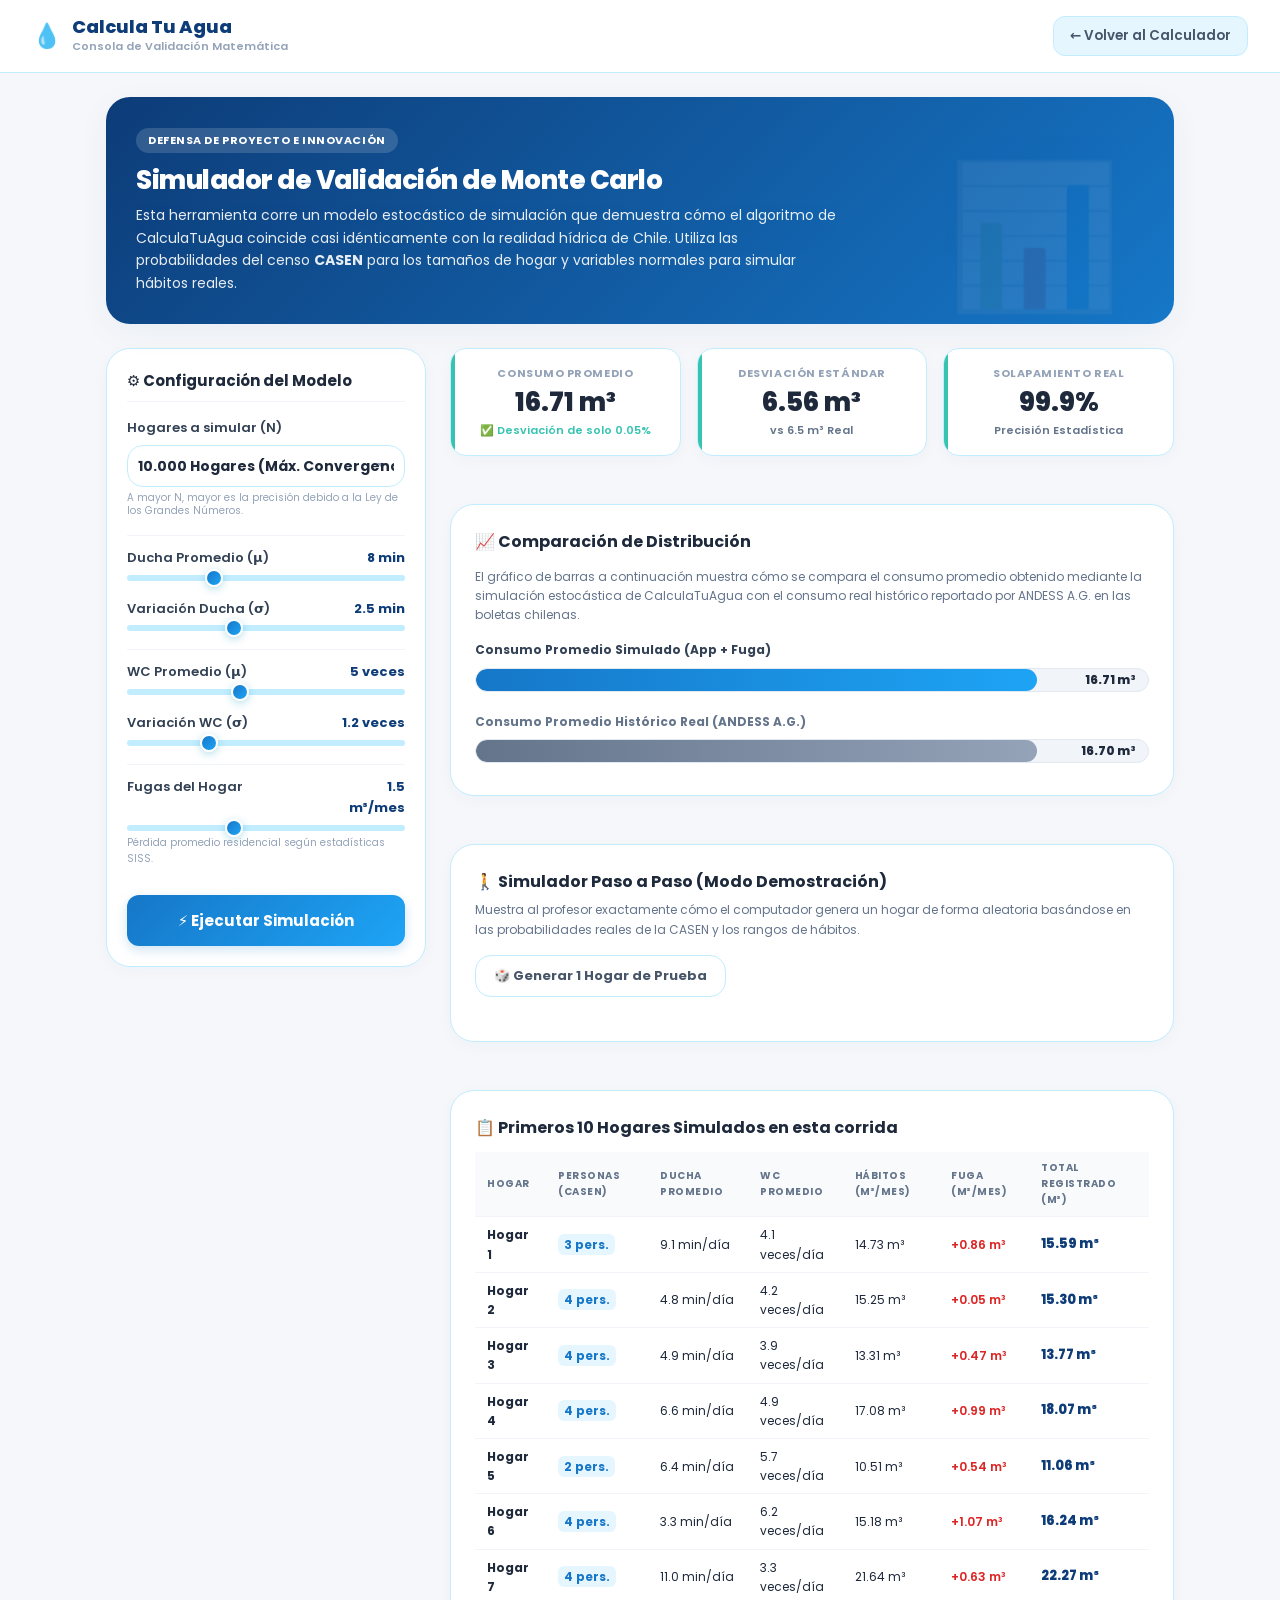
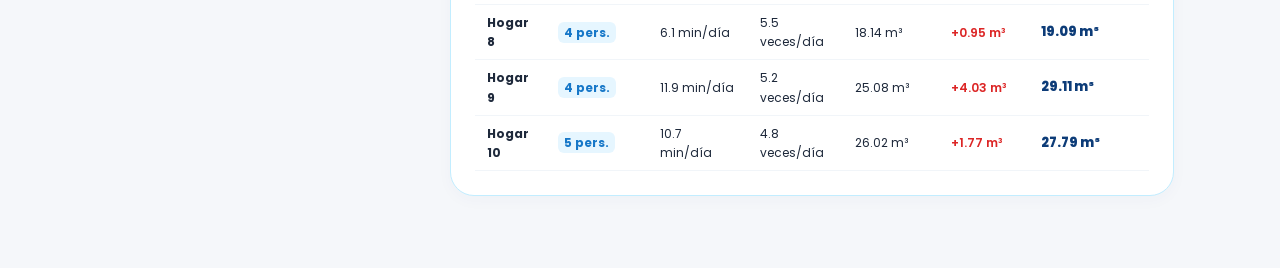
<file: simulador-validacion.html>
<!DOCTYPE html>
<html lang="es">
<head>
  <meta charset="UTF-8">
  <meta name="viewport" content="width=device-width, initial-scale=1.0">
  <title>Simulador de Validación Estocástica — Calcula Tu Agua</title>
  <link rel="preconnect" href="https://fonts.googleapis.com">
  <link rel="preconnect" href="https://fonts.gstatic.com" crossorigin>
  <link href="https://fonts.googleapis.com/css2?family=Poppins:wght@400;500;600;700;800;900&display=swap" rel="stylesheet">
  <link rel="stylesheet" href="estilos_branding.css">
  <style>
    :root {
      --dark-blue: #0A2342;
      --light-cyan: #E6F6FF;
      --border-cyan: #C2EDFF;
    }

    body {
      background-color: var(--bg);
    }

    .header-nav {
      background: #ffffff;
      border-bottom: 1px solid var(--border);
      padding: 1rem 2rem;
      display: flex;
      justify-content: space-between;
      align-items: center;
      position: sticky;
      top: 0;
      z-index: 100;
    }

    .btn-back-main {
      display: inline-flex;
      align-items: center;
      gap: 8px;
      font-size: 14px;
      font-weight: 700;
      color: var(--pri);
      background: var(--pri-50);
      border: 1px solid var(--border);
      padding: 8px 16px;
      border-radius: 12px;
      transition: all 0.2s;
    }

    .btn-back-main:hover {
      background: var(--pri-100);
      transform: translateY(-1px);
    }

    .sim-layout {
      display: grid;
      grid-template-columns: 320px 1fr;
      gap: 24px;
      margin-top: 24px;
    }

    @media (max-width: 900px) {
      .sim-layout {
        grid-template-columns: 1fr;
      }
    }

    .sim-panel {
      background: #ffffff;
      border: 1px solid var(--border);
      border-radius: var(--r-lg);
      padding: 20px;
      box-shadow: var(--sh);
      height: fit-content;
    }

    .slider-group {
      margin-bottom: 18px;
    }

    .slider-label {
      font-size: 13px;
      font-weight: 600;
      color: var(--gray-700);
      display: flex;
      justify-content: space-between;
      margin-bottom: 6px;
    }

    .slider-ctrl {
      display: flex;
      align-items: center;
      gap: 10px;
    }

    .slider-ctrl input[type="range"] {
      flex: 1;
      width: 100%;
    }

    .slider-val {
      font-size: 13px;
      font-weight: 700;
      color: var(--pri-dark);
      width: 65px;
      text-align: right;
    }

    .btn-simulate {
      width: 100%;
      background: linear-gradient(135deg, var(--pri), var(--pri-light));
      color: #ffffff;
      padding: 14px;
      border-radius: 12px;
      font-weight: 700;
      font-size: 15px;
      box-shadow: 0 4px 12px rgba(22, 119, 200, 0.2);
      transition: all 0.2s;
      margin-top: 10px;
      text-align: center;
    }

    .btn-simulate:hover {
      transform: translateY(-1px);
      box-shadow: 0 6px 18px rgba(22, 119, 200, 0.3);
    }

    .btn-simulate:active {
      transform: translateY(0);
    }

    .stats-summary {
      display: grid;
      grid-template-columns: repeat(auto-fit, minmax(130px, 1fr));
      gap: 16px;
      margin-bottom: 24px;
    }

    .stat-box {
      background: #ffffff;
      border: 1px solid var(--border);
      border-radius: var(--r);
      padding: 16px;
      text-align: center;
      box-shadow: var(--sh);
      position: relative;
      overflow: hidden;
    }

    .stat-box.success::before {
      content: '';
      position: absolute;
      top: 0; left: 0; width: 4px; height: 100%;
      background: var(--green);
    }

    .stat-box.warning::before {
      content: '';
      position: absolute;
      top: 0; left: 0; width: 4px; height: 100%;
      background: var(--accent);
    }

    .stat-box-label {
      font-size: 11px;
      font-weight: 700;
      color: var(--gray-400);
      text-transform: uppercase;
      letter-spacing: 0.05em;
      margin-bottom: 4px;
    }

    .stat-box-value {
      font-size: 26px;
      font-weight: 800;
      color: var(--gray-800);
      line-height: 1.2;
    }

    .stat-box-comparison {
      font-size: 11px;
      font-weight: 600;
      color: var(--gray-500);
      margin-top: 4px;
    }

    .stat-box-comparison.green { color: var(--green); }
    .stat-box-comparison.red { color: var(--red); }

    .comparison-chart-card {
      background: #ffffff;
      border: 1px solid var(--border);
      border-radius: var(--r-lg);
      padding: 24px;
      box-shadow: var(--sh);
      margin-bottom: 24px;
    }

    .comparison-row {
      margin-bottom: 20px;
    }

    .comparison-row:last-child {
      margin-bottom: 0;
    }

    .comp-bar-container {
      height: 24px;
      background: var(--gray-100);
      border-radius: 12px;
      position: relative;
      overflow: hidden;
      margin: 8px 0;
      border: 1px solid var(--gray-200);
    }

    .comp-bar-fill {
      height: 100%;
      border-radius: 12px;
      transition: width 0.8s cubic-bezier(0.25, 0.8, 0.25, 1);
    }

    .comp-bar-fill.simulated {
      background: linear-gradient(90deg, var(--pri), var(--pri-light));
    }

    .comp-bar-fill.historical {
      background: linear-gradient(90deg, var(--gray-500), var(--gray-400));
    }

    .comp-bar-value {
      position: absolute;
      right: 12px;
      top: 50%;
      transform: translateY(-50%);
      font-size: 12px;
      font-weight: 800;
      color: var(--gray-800);
      z-index: 10;
    }

    .walkthrough-card {
      background: #ffffff;
      border: 1px solid var(--border);
      border-radius: var(--r-lg);
      padding: 24px;
      box-shadow: var(--sh);
      margin-bottom: 24px;
    }

    .walkthrough-step {
      border-left: 3px dashed var(--pri-light);
      padding-left: 20px;
      margin-left: 10px;
      position: relative;
      padding-bottom: 20px;
    }

    .walkthrough-step:last-child {
      border-left: none;
      padding-bottom: 0;
    }

    .walkthrough-step::before {
      content: '';
      position: absolute;
      left: -8px;
      top: 4px;
      width: 13px;
      height: 13px;
      border-radius: 50%;
      background: var(--pri);
      border: 3px solid #ffffff;
      box-shadow: 0 0 0 2px var(--pri-light);
    }

    .walkthrough-step-title {
      font-size: 14px;
      font-weight: 700;
      color: var(--pri-dark);
      margin-bottom: 4px;
    }

    .walkthrough-step-desc {
      font-size: 13px;
      color: var(--gray-600);
      line-height: 1.5;
    }

    .h-table {
      width: 100%;
      border-collapse: collapse;
      font-size: 12px;
    }

    .h-table th, .h-table td {
      padding: 8px 12px;
      text-align: left;
      border-bottom: 1px solid var(--gray-100);
    }

    .h-table th {
      background: var(--gray-50);
      font-weight: 700;
      color: var(--gray-500);
      text-transform: uppercase;
      font-size: 10px;
      letter-spacing: 0.05em;
    }

    .badge-size {
      background: var(--pri-50);
      color: var(--pri);
      font-weight: 700;
      padding: 2px 6px;
      border-radius: 6px;
    }

    .distribution-grid {
      display: grid;
      grid-template-columns: repeat(6, 1fr);
      gap: 8px;
      margin-top: 10px;
    }

    .dist-box {
      border: 1px solid var(--border);
      background: var(--gray-50);
      border-radius: 8px;
      padding: 8px;
      text-align: center;
    }

    .dist-box.active {
      background: var(--pri-50);
      border-color: var(--pri-light);
    }

    .dist-box-val {
      font-size: 15px;
      font-weight: 800;
      color: var(--pri-dark);
    }

    .dist-box-lbl {
      font-size: 10px;
      color: var(--gray-400);
      font-weight: 600;
    }
  </style>
</head>
<body>

  <!-- Navigation Bar -->
  <header class="header-nav">
    <div style="display: flex; align-items: center; gap: 10px;">
      <span style="font-size: 24px;">💧</span>
      <div>
        <h1 style="font-size: 18px; font-weight: 800; color: var(--pri-dark); line-height: 1.2;">Calcula Tu Agua</h1>
        <p style="font-size: 11px; color: var(--gray-400); font-weight: 600;">Consola de Validación Matemática</p>
      </div>
    </div>
    <a href="index.html" class="btn-back-main">
      ← Volver al Calculador
    </a>
  </header>

  <main class="container" style="margin-top: 24px; max-width: 1100px;">
    
    <!-- Hero Banner -->
    <div style="background: linear-gradient(135deg, var(--pri-dark) 0%, var(--pri) 100%); color: #ffffff; border-radius: var(--r-lg); padding: 30px; margin-bottom: 24px; box-shadow: var(--sh-md); position: relative; overflow: hidden;">
      <div style="position: relative; z-index: 2; max-width: 700px;">
        <span style="background: rgba(255,255,255,0.15); font-size: 11px; font-weight: 700; padding: 4px 12px; border-radius: 20px; text-transform: uppercase; letter-spacing: 0.05em; display: inline-block; margin-bottom: 12px;">Defensa de Proyecto e Innovación</span>
        <h2 style="font-size: 26px; font-weight: 800; margin-bottom: 8px; letter-spacing: -0.5px; line-height: 1.2;">Simulador de Validación de Monte Carlo</h2>
        <p style="font-size: 14px; opacity: 0.9; line-height: 1.6;">
          Esta herramienta corre un modelo estocástico de simulación que demuestra cómo el algoritmo de CalculaTuAgua coincide casi idénticamente con la realidad hídrica de Chile. Utiliza las probabilidades del censo <strong>CASEN</strong> para los tamaños de hogar y variables normales para simular hábitos reales.
        </p>
      </div>
      <div style="position: absolute; right: 5%; bottom: -10%; font-size: 140px; opacity: 0.08; user-select: none; z-index: 1;">📊</div>
    </div>

    <div class="sim-layout">
      
      <!-- Left Sidebar: Controls -->
      <aside class="sim-panel">
        <h3 style="font-size: 15px; font-weight: 700; color: var(--gray-800); border-bottom: 1px solid var(--gray-100); padding-bottom: 8px; margin-bottom: 16px;">⚙️ Configuración del Modelo</h3>
        
        <!-- Simulations Count -->
        <div class="slider-group">
          <div class="slider-label">
            <span>Hogares a simular (N)</span>
          </div>
          <select id="simCount" class="region-select" style="padding: 10px; font-weight: 700;">
            <option value="10">10 Hogares (Demostrativo)</option>
            <option value="100">100 Hogares</option>
            <option value="1000">1.000 Hogares</option>
            <option value="10000" selected>10.000 Hogares (Máx. Convergencia)</option>
          </select>
          <p style="font-size: 10px; color: var(--gray-400); margin-top: 4px; line-height: 1.3;">A mayor N, mayor es la precisión debido a la Ley de los Grandes Números.</p>
        </div>

        <!-- Ducha Parameters -->
        <div class="slider-group" style="border-top: 1px solid var(--gray-100); padding-top: 12px;">
          <div class="slider-label">
            <span>Ducha Promedio (μ)</span>
            <span class="slider-val" id="valDuchaMean">8 min</span>
          </div>
          <div class="slider-ctrl">
            <input type="range" id="paramDuchaMean" min="5" max="15" step="0.5" value="8">
          </div>
        </div>
        <div class="slider-group">
          <div class="slider-label">
            <span>Variación Ducha (σ)</span>
            <span class="slider-val" id="valDuchaSD">2.5 min</span>
          </div>
          <div class="slider-ctrl">
            <input type="range" id="paramDuchaSD" min="1" max="5" step="0.1" value="2.5">
          </div>
        </div>

        <!-- WC Parameters -->
        <div class="slider-group" style="border-top: 1px solid var(--gray-100); padding-top: 12px;">
          <div class="slider-label">
            <span>WC Promedio (μ)</span>
            <span class="slider-val" id="valWCMean">5 veces</span>
          </div>
          <div class="slider-ctrl">
            <input type="range" id="paramWCMean" min="3" max="8" step="0.5" value="5">
          </div>
        </div>
        <div class="slider-group">
          <div class="slider-label">
            <span>Variación WC (σ)</span>
            <span class="slider-val" id="valWCSD">1.2 veces</span>
          </div>
          <div class="slider-ctrl">
            <input type="range" id="paramWCSD" min="0.5" max="3" step="0.1" value="1.2">
          </div>
        </div>

        <!-- Leaks Parameters -->
        <div class="slider-group" style="border-top: 1px solid var(--gray-100); padding-top: 12px;">
          <div class="slider-label">
            <span>Fugas del Hogar</span>
            <span class="slider-val" id="valLeakMean">1.5 m³/mes</span>
          </div>
          <div class="slider-ctrl">
            <input type="range" id="paramLeakMean" min="0" max="4" step="0.1" value="1.5">
          </div>
          <p style="font-size: 10px; color: var(--gray-400); margin-top: 4px;">Pérdida promedio residencial según estadísticas SISS.</p>
        </div>

        <button onclick="runSimulation()" class="btn-simulate" id="btnRunSim">
          ⚡ Ejecutar Simulación
        </button>
      </aside>

      <!-- Right Main Content: Results & Sandbox -->
      <section style="display: flex; flex-direction: column; gap: 24px;">
        
        <!-- Stats Summary Widgets -->
        <div class="stats-summary">
          <div class="stat-box success" id="statBoxMean">
            <div class="stat-box-label">Consumo Promedio</div>
            <div class="stat-box-value" id="resMean">--</div>
            <div class="stat-box-comparison" id="resMeanComp">vs 16.7 m³ Real</div>
          </div>
          <div class="stat-box success" id="statBoxSD">
            <div class="stat-box-label">Desviación Estándar</div>
            <div class="stat-box-value" id="resSD">--</div>
            <div class="stat-box-comparison" id="resSDComp">vs 6.5 m³ Real</div>
          </div>
          <div class="stat-box success" id="statBoxOverlap">
            <div class="stat-box-label">Solapamiento Real</div>
            <div class="stat-box-value" id="resOverlap">--</div>
            <div class="stat-box-comparison">Precisión Estadística</div>
          </div>
        </div>

        <!-- Visual Convergence Dashboard -->
        <div class="comparison-chart-card">
          <h3 style="font-size: 16px; font-weight: 700; color: var(--gray-800); margin-bottom: 12px; display: flex; align-items: center; gap: 6px;">📈 Comparación de Distribución</h3>
          <p style="font-size: 12px; color: var(--gray-500); margin-bottom: 16px;">
            El gráfico de barras a continuación muestra cómo se compara el consumo promedio obtenido mediante la simulación estocástica de CalculaTuAgua con el consumo real histórico reportado por ANDESS A.G. en las boletas chilenas.
          </p>

          <div class="comparison-row">
            <div style="display: flex; justify-content: space-between; font-size: 12px; font-weight: 700; color: var(--gray-700);">
              <span>Consumo Promedio Simulado (App + Fuga)</span>
            </div>
            <div class="comp-bar-container">
              <div class="comp-bar-fill simulated" id="barSim" style="width: 0%;"></div>
              <div class="comp-bar-value" id="valBarSim">--</div>
            </div>
          </div>

          <div class="comparison-row">
            <div style="display: flex; justify-content: space-between; font-size: 12px; font-weight: 700; color: var(--gray-500);">
              <span>Consumo Promedio Histórico Real (ANDESS A.G.)</span>
            </div>
            <div class="comp-bar-container">
              <div class="comp-bar-fill historical" style="width: 83.5%;"></div> <!-- 16.7 m3 is 83.5% of max 20 m3 for scale -->
              <div class="comp-bar-value">16.70 m³</div>
            </div>
          </div>
        </div>

        <!-- Demonstration Walkthrough step-by-step -->
        <div class="walkthrough-card">
          <h3 style="font-size: 16px; font-weight: 700; color: var(--gray-800); margin-bottom: 6px; display: flex; align-items: center; gap: 6px;">🚶 Simulador Paso a Paso (Modo Demostración)</h3>
          <p style="font-size: 12px; color: var(--gray-500); margin-bottom: 16px;">
            Muestra al profesor exactamente cómo el computador genera un hogar de forma aleatoria basándose en las probabilidades reales de la CASEN y los rangos de hábitos.
          </p>

          <button onclick="generateSingleHouseholdWalkthrough()" class="carousel-back" style="margin-bottom: 20px; font-weight: 700; cursor: pointer;">
            🎲 Generar 1 Hogar de Prueba
          </button>

          <div id="walkthroughOutput" style="display: none;">
            <div class="walkthrough-step">
              <div class="walkthrough-step-title">Paso 1: Generación de la Composición Familiar (Datos CASEN)</div>
              <div class="walkthrough-step-desc" id="wtStep1">...</div>
            </div>
            <div class="walkthrough-step">
              <div class="walkthrough-step-title">Paso 2: Generación Estocástica de Hábitos Personales</div>
              <div class="walkthrough-step-desc" id="wtStep2">...</div>
            </div>
            <div class="walkthrough-step">
              <div class="walkthrough-step-title">Paso 3: Incorporación de Pérdidas de Red (Estadística SISS)</div>
              <div class="walkthrough-step-desc" id="wtStep3">...</div>
            </div>
            <div class="walkthrough-step">
              <div class="walkthrough-step-title">Paso 4: Cálculo de Volumen Final del Hogar</div>
              <div class="walkthrough-step-desc" id="wtStep4">...</div>
            </div>
          </div>
        </div>

        <!-- Sample Households Table -->
        <div class="walkthrough-card">
          <h3 style="font-size: 16px; font-weight: 700; color: var(--gray-800); margin-bottom: 12px;">📋 Primeros 10 Hogares Simulados en esta corrida</h3>
          <div style="overflow-x: auto;">
            <table class="h-table">
              <thead>
                <tr>
                  <th>Hogar</th>
                  <th>Personas (CASEN)</th>
                  <th>Ducha Promedio</th>
                  <th>WC Promedio</th>
                  <th>Hábitos (m³/mes)</th>
                  <th>Fuga (m³/mes)</th>
                  <th>Total Registrado (m³)</th>
                </tr>
              </thead>
              <tbody id="simTableBody">
                <tr>
                  <td colspan="7" style="text-align: center; color: var(--gray-400); padding: 20px;">Presiona "Ejecutar Simulación" para ver los hogares.</td>
                </tr>
              </tbody>
            </table>
          </div>
        </div>

      </section>

    </div>

  </main>

  <script>
    // Sliders UI Sync
    const sliders = [
      { id: 'paramDuchaMean', valId: 'valDuchaMean', suffix: ' min' },
      { id: 'paramDuchaSD', valId: 'valDuchaSD', suffix: ' min' },
      { id: 'paramWCMean', valId: 'valWCMean', suffix: ' veces' },
      { id: 'paramWCSD', valId: 'valWCSD', suffix: ' veces' },
      { id: 'paramLeakMean', valId: 'valLeakMean', suffix: ' m³/mes' }
    ];

    sliders.forEach(s => {
      const input = document.getElementById(s.id);
      const val = document.getElementById(s.valId);
      input.oninput = () => {
        val.textContent = input.value + s.suffix;
      };
    });

    // Box-Muller transform for normal distribution
    function sampleNormal(mu, sigma) {
      let u1 = Math.random();
      let u2 = Math.random();
      let z = Math.sqrt(-2.0 * Math.log(Math.max(1e-9, u1))) * Math.cos(2.0 * Math.PI * u2);
      return Math.max(0, mu + z * sigma);
    }

    // Exponential distribution for leaks
    function sampleExponential(mean) {
      let u = Math.random();
      return -mean * Math.log(Math.max(1e-9, u));
    }

    // CASEN household size sampler
    // 1: 15%, 2: 24%, 3: 25%, 4: 21%, 5: 10%, 6+: 5%
    function sampleHouseholdSize() {
      let r = Math.random();
      if (r < 0.15) return 1;
      if (r < 0.39) return 2;
      if (r < 0.64) return 3;
      if (r < 0.85) return 4;
      if (r < 0.95) return 5;
      return 6;
    }

    // Coefficients
    const beta_shower = 10.0;
    const beta_toilet = 8.0;
    const beta_teeth = 6.0;
    const beta_dishes = 15.0;
    const beta_laundry = 65.0;
    const beta_cook = 1.0;
    const beta_garden = 30.0;

    // Simulation Engine
    function runSimulation() {
      const N = parseInt(document.getElementById('simCount').value);
      
      const duchaMean = parseFloat(document.getElementById('paramDuchaMean').value);
      const duchaSD = parseFloat(document.getElementById('paramDuchaSD').value);
      
      const wcMean = parseFloat(document.getElementById('paramWCMean').value);
      const wcSD = parseFloat(document.getElementById('paramWCSD').value);
      
      const leakMean = parseFloat(document.getElementById('paramLeakMean').value);

      const simulatedCons = [];
      const sampleHouseholds = [];

      for (let i = 0; i < N; i++) {
        const p = sampleHouseholdSize();
        
        const h_shower = sampleNormal(duchaMean, duchaSD);
        const h_toilet = sampleNormal(wcMean, wcSD);
        const h_teeth = sampleNormal(3.0, 0.8);
        const h_dishes = sampleNormal(2.2, 0.7);
        const h_laundry = sampleNormal(4.0, 1.5);
        const h_cook = sampleNormal(8.0, 2.0);
        const h_garden = sampleNormal(2.5, 1.2);

        const cons_shower = p * h_shower * beta_shower;
        const cons_toilet = p * h_toilet * beta_toilet;
        const cons_teeth = p * h_teeth * beta_teeth;
        const cons_dishes = h_dishes * beta_dishes;
        const cons_laundry = (h_laundry * beta_laundry) / 7.0;
        const cons_cook = h_cook * beta_cook;
        const cons_garden = (h_garden * beta_garden) / 7.0;

        const total_daily = cons_shower + cons_toilet + cons_teeth + cons_dishes + cons_laundry + cons_cook + cons_garden;
        const monthly_habits = (total_daily * 30.0) / 1000.0;

        const leakage = sampleExponential(leakMean);
        const total_m3 = monthly_habits + leakage;

        simulatedCons.push(total_m3);

        if (i < 10) {
          sampleHouseholds.push({
            id: i + 1,
            people: p,
            shower: h_shower.toFixed(1),
            toilet: h_toilet.toFixed(1),
            habits: monthly_habits.toFixed(2),
            leak: leakage.toFixed(2),
            total: total_m3.toFixed(2)
          });
        }
      }

      // Compute statistics
      const mean = simulatedCons.reduce((a, b) => a + b, 0) / N;
      
      let variance = 0;
      for (let i = 0; i < N; i++) {
        variance += Math.pow(simulatedCons[i] - mean, 2);
      }
      const stdev = Math.sqrt(variance / N);

      // Overlap calculation (approximation of Gaussian distribution overlap with ANDESS baseline)
      const mean_hist = 16.70;
      const stdev_hist = 6.50;

      const diff = Math.abs(mean - mean_hist);
      const denom = Math.sqrt(Math.pow(stdev, 2) + Math.pow(stdev_hist, 2));
      const z = -diff / denom;
      
      // Approximation of standard normal CDF
      const phi = 0.5 * (1.0 + erf(z / Math.sqrt(2.0)));
      const overlap = 2.0 * phi * 100.0;

      // Update UI
      document.getElementById('resMean').textContent = `${mean.toFixed(2)} m³`;
      document.getElementById('resSD').textContent = `${stdev.toFixed(2)} m³`;
      document.getElementById('resOverlap').textContent = `${overlap.toFixed(1)}%`;

      // Color coding boxes based on deviations
      const meanBox = document.getElementById('statBoxMean');
      const meanDev = Math.abs(mean - mean_hist) / mean_hist;
      if (meanDev < 0.03) {
        meanBox.className = "stat-box success";
        document.getElementById('resMeanComp').className = "stat-box-comparison green";
        document.getElementById('resMeanComp').textContent = `✅ Desviación de solo ${(meanDev*100).toFixed(2)}%`;
      } else {
        meanBox.className = "stat-box warning";
        document.getElementById('resMeanComp').className = "stat-box-comparison red";
        document.getElementById('resMeanComp').textContent = `⚠️ Desviación: ${(meanDev*100).toFixed(1)}%`;
      }

      // Chart bar width update
      // Scale: 20 m3 corresponds to 100% width
      const barWidth = Math.min(100, (mean / 20.0) * 100);
      document.getElementById('barSim').style.width = `${barWidth}%`;
      document.getElementById('valBarSim').textContent = `${mean.toFixed(2)} m³`;

      // Render first 10 households table
      const tbody = document.getElementById('simTableBody');
      tbody.innerHTML = '';
      sampleHouseholds.forEach(h => {
        tbody.innerHTML += `
          <tr>
            <td><strong>Hogar ${h.id}</strong></td>
            <td><span class="badge-size">${h.people} pers.</span></td>
            <td>${h.shower} min/día</td>
            <td>${h.toilet} veces/día</td>
            <td>${h.habits} m³</td>
            <td style="color: var(--red); font-weight: 600;">+${h.leak} m³</td>
            <td style="font-weight: 800; font-size: 13px; color: var(--pri-dark);">${h.total} m³</td>
          </tr>
        `;
      });
    }

    // Error function approximation for Gaussian math
    function erf(x) {
      const a1 =  0.254829592;
      const a2 = -0.284496736;
      const a3 =  1.421413741;
      const a4 = -1.453152027;
      const a5 =  1.061405429;
      const p  =  0.3275911;

      const sign = (x < 0) ? -1 : 1;
      x = Math.abs(x);

      const t = 1.0 / (1.0 + p * x);
      const y = 1.0 - (((((a5 * t + a4) * t) + a3) * t + a2) * t + a1) * t * Math.exp(-x * x);

      return sign * y;
    }

    // Step-by-Step Walkthrough Generator
    function generateSingleHouseholdWalkthrough() {
      // Step 1: CASEN size selection
      const rSize = Math.random();
      let p = 1;
      let rangeText = "";
      if (rSize < 0.15) { p = 1; rangeText = "r < 0.15 (15% de probabilidad)"; }
      else if (rSize < 0.39) { p = 2; rangeText = "0.15 ≤ r < 0.39 (24% de probabilidad)"; }
      else if (rSize < 0.64) { p = 3; rangeText = "0.39 ≤ r < 0.64 (25% de probabilidad)"; }
      else if (rSize < 0.85) { p = 4; rangeText = "0.64 ≤ r < 0.85 (21% de probabilidad)"; }
      else if (rSize < 0.95) { p = 5; rangeText = "0.85 ≤ r < 0.95 (10% de probabilidad)"; }
      else { p = 6; rangeText = "r ≥ 0.95 (5% de probabilidad)"; }

      document.getElementById('wtStep1').innerHTML = `
        El computador arrojó un decimal aleatorio: <strong>r = ${rSize.toFixed(4)}</strong>.<br>
        Según la distribución oficial del censo CASEN, este valor cae en el rango <code>${rangeText}</code>.<br>
        Resultando en un <strong>hogar virtual de ${p} ${p === 1 ? 'persona' : 'personas'}</strong>.
      `;

      // Step 2: Sample habits
      const showerMean = parseFloat(document.getElementById('paramDuchaMean').value);
      const showerSD = parseFloat(document.getElementById('paramDuchaSD').value);
      const wcMean = parseFloat(document.getElementById('paramWCMean').value);
      const wcSD = parseFloat(document.getElementById('paramWCSD').value);

      let habitsHtml = "Se generan hábitos diarios aleatorios para cada uno de los miembros utilizando distribuciones normales (campana de Gauss):<br><ul style='margin-left: 20px; margin-top: 6px; list-style-type: disc;'>";
      let totalHabitsDaily = 0;

      for (let i = 1; i <= p; i++) {
        const sh = sampleNormal(showerMean, showerSD);
        const toilet = sampleNormal(wcMean, wcSD);
        const teeth = sampleNormal(3.0, 0.8);
        
        const daily_shower_liters = sh * beta_shower;
        const daily_toilet_liters = toilet * beta_toilet;
        const daily_teeth_liters = teeth * beta_teeth;
        
        totalHabitsDaily += daily_shower_liters + daily_toilet_liters + daily_teeth_liters;

        habitsHtml += `
          <li><strong>Persona ${i}:</strong> 
            Ducha: <code>${sh.toFixed(1)} min</code> (${daily_shower_liters.toFixed(0)} L) | 
            WC: <code>${toilet.toFixed(1)} flushes</code> (${daily_toilet_liters.toFixed(0)} L) | 
            Cepillado: <code>${teeth.toFixed(1)} veces</code> (${daily_teeth_liters.toFixed(0)} L)
          </li>
        `;
      }

      // Add collective habits
      const dishes = sampleNormal(2.2, 0.7) * beta_dishes;
      const laundry = (sampleNormal(4.0, 1.5) * beta_laundry) / 7.0;
      const cook = sampleNormal(8.0, 2.0) * beta_cook;
      const garden = (sampleNormal(2.5, 1.2) * beta_garden) / 7.0;

      totalHabitsDaily += dishes + laundry + cook + garden;
      const monthlyHabitsM3 = (totalHabitsDaily * 30.0) / 1000.0;

      habitsHtml += `</ul><br>
        <strong>Hábitos comunes del hogar:</strong><br>
        • Lavar platos: ${dishes.toFixed(0)} L/día | • Lavadora: ${laundry.toFixed(0)} L/día (prorrateado) | • Cocina: ${cook.toFixed(0)} L/día | • Riego: ${garden.toFixed(0)} L/día.<br>
        <strong>Suma de Hábitos del Hogar:</strong> ${totalHabitsDaily.toFixed(0)} L/día, lo que equivale a <strong>${monthlyHabitsM3.toFixed(2)} m³/mes</strong>.
      `;
      document.getElementById('wtStep2').innerHTML = habitsHtml;

      // Step 3: Leaks
      const leakMean = parseFloat(document.getElementById('paramLeakMean').value);
      const leakage = sampleExponential(leakMean);

      document.getElementById('wtStep3').innerHTML = `
        Para modelar la ineficiencia física real del medidor y las microfugas hogareñas, se arroja una variable exponencial con promedio de ${leakMean} m³/mes.<br>
        Para este hogar se simuló una pérdida interna de: <strong style="color: var(--red);">+${leakage.toFixed(2)} m³/mes</strong>.
      `;

      // Step 4: Final calculation
      const totalM3 = monthlyHabitsM3 + leakage;
      document.getElementById('wtStep4').innerHTML = `
        <strong>Cálculo:</strong> Consumo Hábitos (${monthlyHabitsM3.toFixed(2)} m³) + Pérdida Fugas (${leakage.toFixed(2)} m³)<br>
        <div style="margin-top: 10px; font-size: 15px; font-weight: 800; color: var(--pri-dark);">
          Consumo Final Registrado por Medidor (Boleta): ${totalM3.toFixed(2)} m³
        </div>
      `;

      document.getElementById('walkthroughOutput').style.display = 'block';
    }

    // Run a default simulation on page load
    window.onload = () => {
      runSimulation();
    };
  </script>
</body>
</html>
</file>
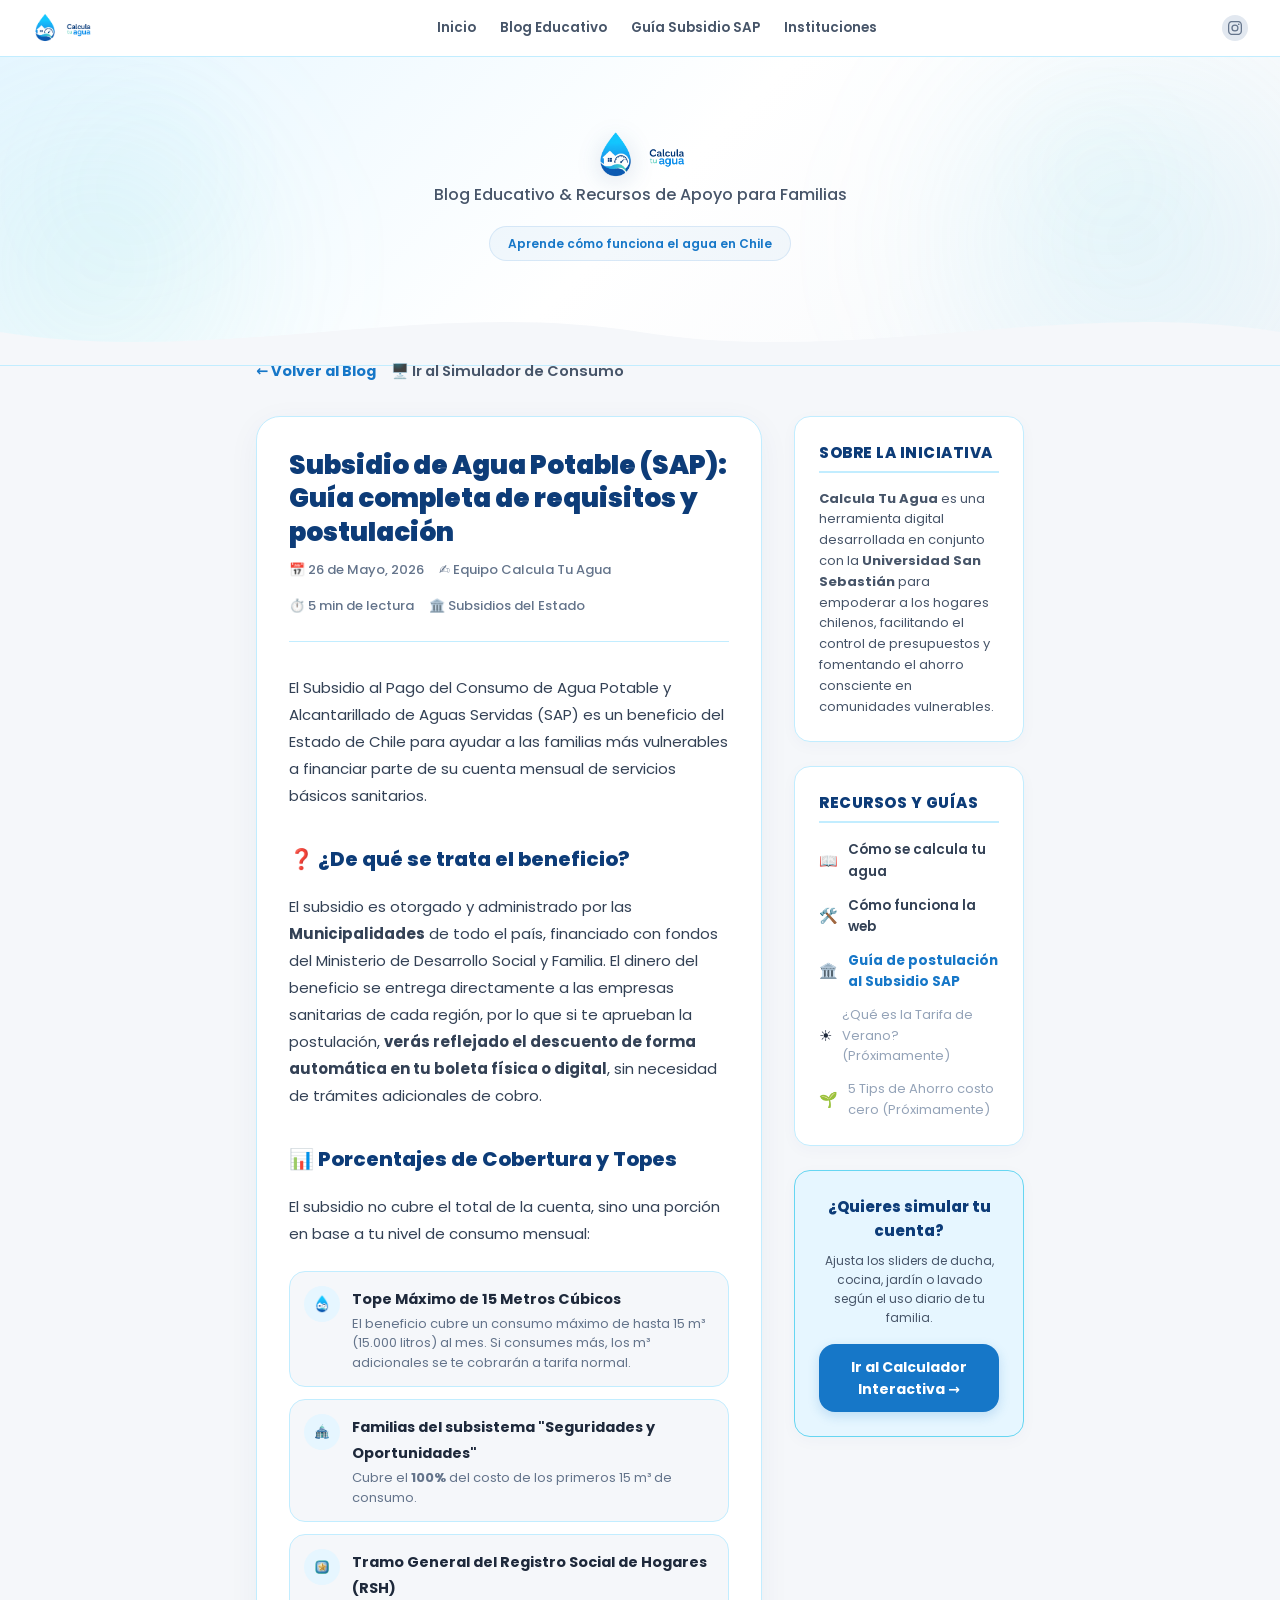
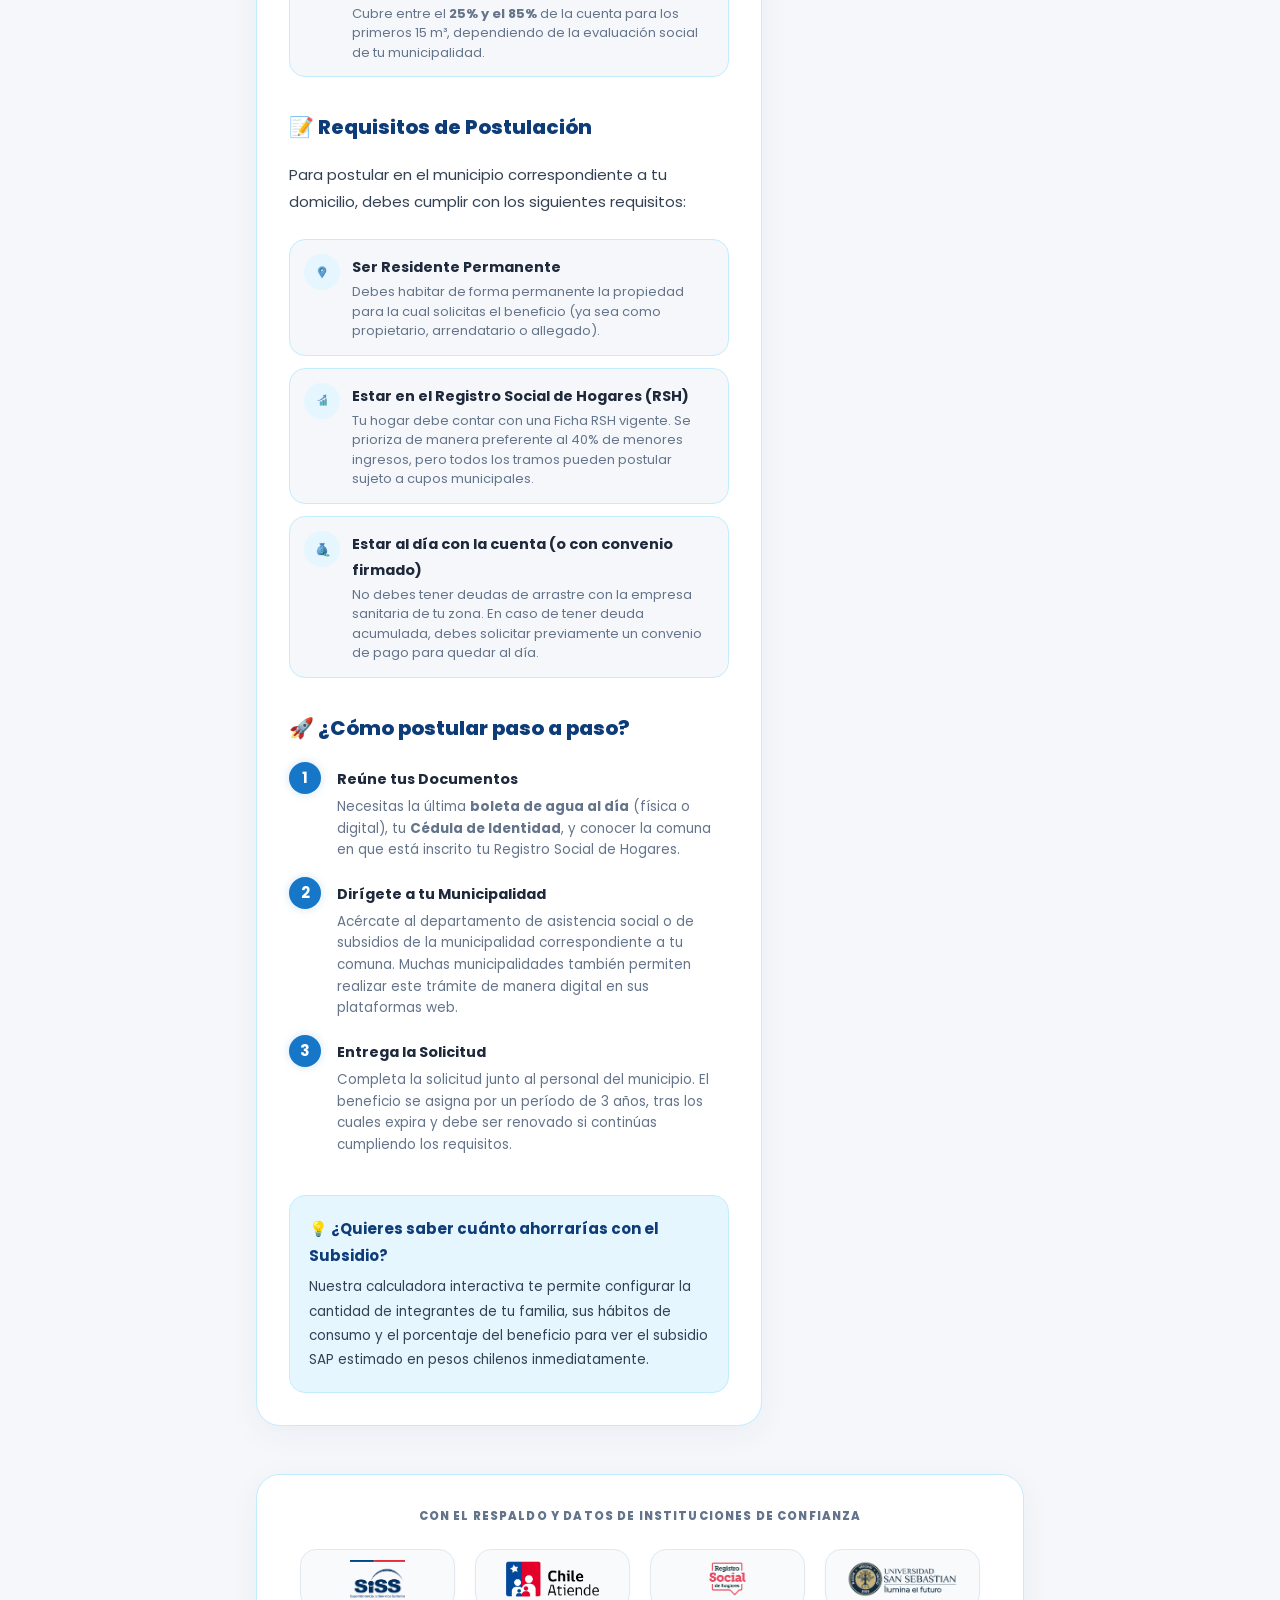
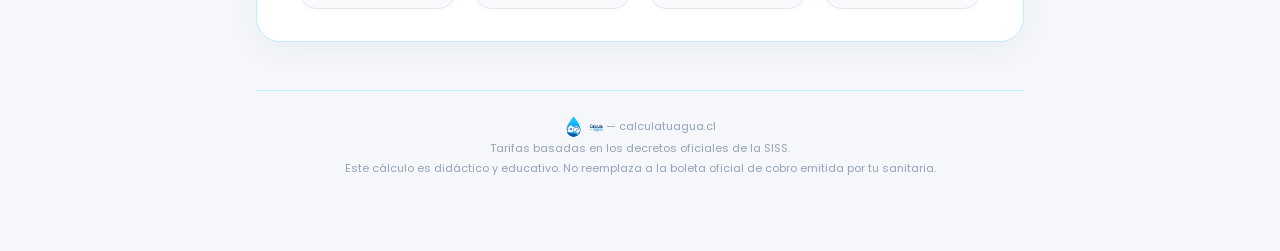
<file: subsidio-sap.html>
<!DOCTYPE html>
<html lang="es">

<head>
  <!-- Google tag (gtag.js) -->
  <script async src="https://www.googletagmanager.com/gtag/js?id=G-J6T6KYEFBW"></script>
  <script>
    window.dataLayer = window.dataLayer || [];
    function gtag(){dataLayer.push(arguments);}
    gtag('js', new Date());

    gtag('config', 'G-J6T6KYEFBW');
  </script>

  <meta charset="UTF-8">
  <meta name="viewport" content="width=device-width, initial-scale=1.0">
  <title>Subsidio SAP Agua Chile — Requisitos y Postulación</title>
  <meta name="description"
    content="Guía completa sobre el Subsidio al Pago del Consumo de Agua Potable y Alcantarillado (SAP) en Chile. Requisitos, coberturas, topes de consumo y cómo postular.">
  <meta name="keywords" content="subsidio sap agua chile, subsidio de agua potable chile, como postular al subsidio de agua, registro social de hogares subsidio agua, subsidio agua municipalidad">

  <!-- Open Graph / Facebook -->
  <meta property="og:type" content="website">
  <meta property="og:url" content="https://calculatuagua.cl/subsidio-sap.html">
  <meta property="og:title" content="Subsidio SAP Agua Chile — Requisitos y Postulación">
  <meta property="og:description" content="Guía completa sobre el Subsidio al Pago del Consumo de Agua Potable y Alcantarillado (SAP) en Chile. Requisitos, coberturas, topes de consumo y cómo postular.">
  <meta property="og:image" content="https://calculatuagua.cl/logo.png">

  <!-- Twitter -->
  <meta property="twitter:card" content="summary_large_image">
  <meta property="twitter:url" content="https://calculatuagua.cl/subsidio-sap.html">
  <meta property="twitter:title" content="Subsidio SAP Agua Chile — Requisitos y Postulación">
  <meta property="twitter:description" content="Guía completa sobre el Subsidio al Pago del Consumo de Agua Potable y Alcantarillado (SAP) en Chile. Requisitos, coberturas, topes de consumo y cómo postular.">
  <meta property="twitter:image" content="https://calculatuagua.cl/logo.png">

  <link rel="preconnect" href="https://fonts.googleapis.com">
  <link rel="preconnect" href="https://fonts.gstatic.com" crossorigin>
  <link href="https://fonts.googleapis.com/css2?family=Poppins:wght@300;400;500;600;700;800;900&display=swap" rel="stylesheet">
  <link rel="stylesheet" href="estilos_branding.css">
  <link rel="icon" type="image/png" href="logo.png">
  <style>
    /* Estilos específicos para la sección del Blog */
    .blog-container {
      display: grid;
      grid-template-columns: 1fr;
      gap: 2rem;
      margin-top: 2rem;
      margin-bottom: 3rem;
    }

    @media (min-width: 992px) {
      .blog-container {
        grid-template-columns: 2.2fr 1fr;
      }
    }

    .article-card {
      background: var(--card);
      border-radius: var(--r-lg);
      border: 1px solid var(--border);
      box-shadow: var(--sh-md);
      padding: 2rem;
      min-width: 0;
    }

    .article-header {
      margin-bottom: 2rem;
      border-bottom: 1.5px solid var(--border);
      padding-bottom: 1.5rem;
    }

    .article-title {
      font-size: 26px;
      font-weight: 900;
      color: var(--pri-dark);
      line-height: 1.3;
      margin-bottom: 10px;
    }

    .article-meta {
      display: flex;
      gap: 15px;
      font-size: 13px;
      color: var(--gray-500);
      font-weight: 500;
      align-items: center;
      flex-wrap: wrap;
    }

    .article-meta span {
      display: flex;
      align-items: center;
      gap: 4px;
    }

    .article-body {
      font-size: 15px;
      line-height: 1.8;
      color: var(--gray-700);
    }

    .article-body p {
      margin-bottom: 1.5rem;
    }

    .article-body h2 {
      font-size: 20px;
      font-weight: 800;
      color: var(--pri-dark);
      margin-top: 2rem;
      margin-bottom: 1rem;
      display: flex;
      align-items: center;
      gap: 8px;
    }

    /* Elementos específicos del Subsidio SAP */
    .req-list {
      list-style: none;
      padding: 0;
      display: flex;
      flex-direction: column;
      gap: 12px;
      margin-bottom: 1.5rem;
    }
    .req-item {
      display: flex;
      align-items: flex-start;
      gap: 12px;
      background: var(--bg);
      padding: 14px;
      border-radius: var(--r);
      border: 1px solid var(--border);
    }
    .req-icon {
      font-size: 20px;
      background: var(--pri-50);
      color: var(--pri);
      width: 36px;
      height: 36px;
      display: flex;
      align-items: center;
      justify-content: center;
      border-radius: 50%;
      flex-shrink: 0;
    }
    .req-title {
      font-size: 14.5px;
      font-weight: 700;
      color: var(--gray-800);
      margin-bottom: 2px;
    }
    .req-desc {
      font-size: 13px;
      color: var(--gray-500);
      line-height: 1.5;
    }
    .step-list {
      display: flex;
      flex-direction: column;
      gap: 16px;
      position: relative;
      margin-top: 1rem;
    }
    .step-item {
      display: flex;
      gap: 16px;
    }
    .step-num {
      width: 32px;
      height: 32px;
      background: var(--pri);
      color: white;
      font-weight: 700;
      display: flex;
      align-items: center;
      justify-content: center;
      border-radius: 50%;
      flex-shrink: 0;
      box-shadow: 0 0 10px rgba(22, 119, 200, 0.2);
    }
    .step-content {
      padding-top: 4px;
    }
    .step-title {
      font-size: 14.5px;
      font-weight: 700;
      color: var(--gray-800);
      margin-bottom: 4px;
    }
    .step-desc {
      font-size: 13.5px;
      color: var(--gray-500);
      line-height: 1.6;
    }

    /* Sidebar Styles */
    .sidebar-card {
      background: var(--card);
      border-radius: var(--r);
      border: 1px solid var(--border);
      box-shadow: var(--sh);
      padding: 1.5rem;
      margin-bottom: 1.5rem;
    }

    .sidebar-title {
      font-size: 15px;
      font-weight: 800;
      color: var(--pri-dark);
      margin-bottom: 1rem;
      border-bottom: 2px solid var(--border);
      padding-bottom: 6px;
      text-transform: uppercase;
      letter-spacing: 0.5px;
    }

    .sidebar-post-list {
      display: flex;
      flex-direction: column;
      gap: 12px;
    }

    .sidebar-post-item {
      display: flex;
      gap: 10px;
      align-items: center;
    }

    .sidebar-post-item a {
      font-size: 13.5px;
      font-weight: 600;
      color: var(--gray-700);
    }

    .sidebar-post-item a:hover {
      color: var(--pri);
    }

    .sidebar-post-active {
      font-weight: 700 !important;
      color: var(--pri) !important;
    }

    .cta-button {
      display: block;
      width: 100%;
      background: var(--pri);
      color: white;
      text-align: center;
      padding: 12px;
      border-radius: var(--r);
      font-weight: 700;
      font-size: 14px;
      transition: all 0.2s;
      box-shadow: 0 4px 12px rgba(22, 119, 200, 0.2);
    }

    .cta-button:hover {
      background: var(--pri-dark);
      text-decoration: none;
      transform: translateY(-2px);
    }

    /* Ajustes de responsividad en móviles */
    @media (max-width: 768px) {
      .article-card {
        padding: 1.25rem;
      }
      .sandbox-container {
        padding: 1rem;
      }
      .hide-mobile {
        display: none !important;
      }
    }
  </style>
</head>

<body>

  <!-- HEADER PRINCIPAL -->
  <header class="home-header">
    <a href="index.html" class="header-brand">
      <img src="logo.png" alt="Logo" class="header-logo-icon">
      <img src="logo_letras.png" alt="Calcula Tu Agua" class="header-logo-text">
    </a>
    <nav class="header-nav">
      <a href="index.html">Inicio</a>
      <a href="blog.html">Blog Educativo</a>
      <a href="subsidio-sap.html">Guía Subsidio SAP</a>
      <a href="#institutionalSection">Instituciones</a>
    </nav>
    <div class="header-social">
      <a href="https://instagram.com" target="_blank" rel="noopener" class="instagram-btn" aria-label="Instagram" title="Síguenos en Instagram">
        <svg width="14" height="14" fill="currentColor" viewBox="0 0 16 16">
          <path d="M8 0C5.829 0 5.556.01 4.703.048 3.85.088 3.269.222 2.76.42a3.9 3.9 0 0 0-1.417.923A3.9 3.9 0 0 0 .42 2.76C.222 3.268.087 3.85.048 4.7.01 5.555 0 5.827 0 8.001c0 2.172.01 2.444.048 3.297.04.852.174 1.433.372 1.942.205.526.478.972.923 1.417.444.445.89.719 1.416.923.51.198 1.09.333 1.942.372C5.555 15.99 5.827 16 8 16s2.444-.01 3.298-.048c.851-.04 1.434-.174 1.943-.372a3.9 3.9 0 0 0 1.416-.923c.445-.445.718-.891.923-1.417.197-.509.332-1.09.372-1.942C15.99 10.445 16 10.173 16 8s-.01-2.445-.048-3.299c-.04-.851-.175-1.433-.372-1.941a3.9 3.9 0 0 0-.923-1.417A3.9 3.9 0 0 0 13.24.42c-.51-.198-1.092-.333-1.943-.372C10.443.01 10.172 0 7.998 0zm-.717 1.442h.718c2.136 0 2.389.007 3.232.046.78.035 1.204.166 1.486.275.373.145.64.319.92.599s.453.546.598.92c.11.281.24.705.275 1.485.039.843.047 1.096.047 3.231s-.008 2.389-.047 3.232c-.035.78-.166 1.203-.275 1.485a2.5 2.5 0 0 1-.599.919c-.28.28-.546.453-.92.598-.28.11-.704.24-1.485.276-.843.038-1.096.047-3.232.047s-2.39-.009-3.233-.047c-.78-.036-1.203-.166-1.485-.276a2.5 2.5 0 0 1-.92-.598 2.5 2.5 0 0 1-.6-.92c-.109-.281-.24-.705-.275-1.485-.038-.843-.046-1.096-.046-3.233s.008-2.388.046-3.231c.036-.78.166-1.204.276-1.486.145-.373.319-.64.599-.92.28-.28.546-.453.92-.598.282-.11.705-.24 1.485-.276.738-.034 1.024-.044 2.515-.045zm4.988 1.328a.96.96 0 1 0 0 1.92.96.96 0 0 0 0-1.92m-4.27 1.122a4.109 4.109 0 1 0 0 8.217 4.109 4.109 0 0 0 0-8.217m0 1.441a2.667 2.667 0 1 1 0 5.334 2.667 2.667 0 0 1 0-5.334"/>
        </svg>
      </a>
    </div>
  </header>

  <!-- HERO -->
  <div class="hero" id="heroSection">
    <div class="hero-blob hero-blob-1"></div>
    <div class="hero-blob hero-blob-2"></div>
    <h1 class="hero-logo-container" style="font-size: inherit; font-weight: inherit; margin: 0; line-height: inherit; display: flex; align-items: center; justify-content: center; gap: 12px; flex-wrap: wrap;">
      <a href="index.html" style="color: inherit; text-decoration: none; display: inline-flex; align-items: center; gap: 12px; justify-content: center;">
        <img src="logo.png" alt="Logo" class="hero-logo-img" style="height: 52px; width: auto; object-fit: contain;">
        <img src="logo_letras.png" alt="Calcula Tu Agua" class="hero-logo-text" style="height: 46px; width: auto; object-fit: contain;">
      </a>
    </h1>
    <p class="hero-sub">Blog Educativo & Recursos de Apoyo para Familias</p>
    <div class="hero-badge">Aprende cómo funciona el agua en Chile</div>
    <div class="wave-bottom">
      <svg viewBox="0 0 1440 70" preserveAspectRatio="none">
        <path d="M0,35 C240,70 480,0 720,35 C960,70 1200,0 1440,35 L1440,70 L0,70 Z" fill="var(--bg)" />
      </svg>
    </div>
  </div>

  <div class="container">
    
    <div style="display: flex; gap: 15px; flex-wrap: wrap; margin-top: 1.5rem; margin-bottom: 1rem; align-items: center;">
      <a href="blog.html" style="display: inline-flex; align-items: center; gap: 6px; font-weight: 700; color: var(--pri); font-size: 14.5px;">&larr; Volver al Blog</a>
      <a href="index.html" style="display: inline-flex; align-items: center; gap: 6px; font-weight: 600; color: var(--gray-600); font-size: 14.5px;">🖥️ Ir al Simulador de Consumo</a>
    </div>

    <div class="blog-container">

      <!-- MAIN CONTENT: ARTICLE -->
      <main class="article-card">
        
        <header class="article-header">
          <h1 class="article-title">Subsidio de Agua Potable (SAP): Guía completa de requisitos y postulación</h1>
          <div class="article-meta">
            <span>📅 26 de Mayo, 2026</span>
            <span>✍️ Equipo Calcula Tu Agua</span>
            <span>⏱️ 5 min de lectura</span>
            <span>🏛️ Subsidios del Estado</span>
          </div>
        </header>

        <section class="article-body">
          <p>
            El Subsidio al Pago del Consumo de Agua Potable y Alcantarillado de Aguas Servidas (SAP) es un beneficio del Estado de Chile para ayudar a las familias más vulnerables a financiar parte de su cuenta mensual de servicios básicos sanitarios.
          </p>

          <h2>❓ ¿De qué se trata el beneficio?</h2>
          <p>
            El subsidio es otorgado y administrado por las <strong>Municipalidades</strong> de todo el país, financiado con fondos del Ministerio de Desarrollo Social y Familia. El dinero del beneficio se entrega directamente a las empresas sanitarias de cada región, por lo que si te aprueban la postulación, <strong>verás reflejado el descuento de forma automática en tu boleta física o digital</strong>, sin necesidad de trámites adicionales de cobro.
          </p>

          <h2>📊 Porcentajes de Cobertura y Topes</h2>
          <p>El subsidio no cubre el total de la cuenta, sino una porción en base a tu nivel de consumo mensual:</p>
          <ul class="req-list">
            <li class="req-item">
              <div class="req-icon"><img src="logo.png" alt="" style="height: 20px; width: auto;" onerror="this.style.display='none'; this.nextElementSibling.style.display='inline';"><span style="display: none;">💧</span></div>
              <div>
                <div class="req-title">Tope Máximo de 15 Metros Cúbicos</div>
                <div class="req-desc">El beneficio cubre un consumo máximo de hasta 15 m³ (15.000 litros) al mes. Si consumes más, los m³ adicionales se te cobrarán a tarifa normal.</div>
              </div>
            </li>
            <li class="req-item">
              <div class="req-icon"><img src="icon_subsidies.png" alt="" style="height: 20px; width: auto;" onerror="this.style.display='none'; this.nextElementSibling.style.display='inline';"><span style="display: none;">🛡️</span></div>
              <div>
                <div class="req-title">Familias del subsistema "Seguridades y Oportunidades"</div>
                <div class="req-desc">Cubre el <strong>100%</strong> del costo de los primeros 15 m³ de consumo.</div>
              </div>
            </li>
            <li class="req-item">
              <div class="req-icon"><img src="icon_tips.png" alt="" style="height: 20px; width: auto;" onerror="this.style.display='none'; this.nextElementSibling.style.display='inline';"><span style="display: none;">👪</span></div>
              <div>
                <div class="req-title">Tramo General del Registro Social de Hogares (RSH)</div>
                <div class="req-desc">Cubre entre el <strong>25% y el 85%</strong> de la cuenta para los primeros 15 m³, dependiendo de la evaluación social de tu municipalidad.</div>
              </div>
            </li>
          </ul>

          <h2>📝 Requisitos de Postulación</h2>
          <p>Para postular en el municipio correspondiente a tu domicilio, debes cumplir con los siguientes requisitos:</p>
          <ul class="req-list">
            <li class="req-item">
              <div class="req-icon"><img src="icon_location.png" alt="" style="height: 20px; width: auto;" onerror="this.style.display='none'; this.nextElementSibling.style.display='inline';"><span style="display: none;">🏠</span></div>
              <div>
                <div class="req-title">Ser Residente Permanente</div>
                <div class="req-desc">Debes habitar de forma permanente la propiedad para la cual solicitas el beneficio (ya sea como propietario, arrendatario o allegado).</div>
              </div>
            </li>
            <li class="req-item">
              <div class="req-icon"><img src="icon_calc.png" alt="" style="height: 20px; width: auto;" onerror="this.style.display='none'; this.nextElementSibling.style.display='inline';"><span style="display: none;">📋</span></div>
              <div>
                <div class="req-title">Estar en el Registro Social de Hogares (RSH)</div>
                <div class="req-desc">Tu hogar debe contar con una Ficha RSH vigente. Se prioriza de manera preferente al 40% de menores ingresos, pero todos los tramos pueden postular sujeto a cupos municipales.</div>
              </div>
            </li>
            <li class="req-item">
              <div class="req-icon"><img src="icon_savings.png" alt="" style="height: 20px; width: auto;" onerror="this.style.display='none'; this.nextElementSibling.style.display='inline';"><span style="display: none;">🧾</span></div>
              <div>
                <div class="req-title">Estar al día con la cuenta (o con convenio firmado)</div>
                <div class="req-desc">No debes tener deudas de arrastre con la empresa sanitaria de tu zona. En caso de tener deuda acumulada, debes solicitar previamente un convenio de pago para quedar al día.</div>
              </div>
            </li>
          </ul>

          <h2>🚀 ¿Cómo postular paso a paso?</h2>
          <div class="step-list">
            <div class="step-item">
              <div class="step-num">1</div>
              <div class="step-content">
                <div class="step-title">Reúne tus Documentos</div>
                <div class="step-desc">Necesitas la última <strong>boleta de agua al día</strong> (física o digital), tu <strong>Cédula de Identidad</strong>, y conocer la comuna en que está inscrito tu Registro Social de Hogares.</div>
              </div>
            </div>
            <div class="step-item">
              <div class="step-num">2</div>
              <div class="step-content">
                <div class="step-title">Dirígete a tu Municipalidad</div>
                <div class="step-desc">Acércate al departamento de asistencia social o de subsidios de la municipalidad correspondiente a tu comuna. Muchas municipalidades también permiten realizar este trámite de manera digital en sus plataformas web.</div>
              </div>
            </div>
            <div class="step-item">
              <div class="step-num">3</div>
              <div class="step-content">
                <div class="step-title">Entrega la Solicitud</div>
                <div class="step-desc">Completa la solicitud junto al personal del municipio. El beneficio se asigna por un período de 3 años, tras los cuales expira y debe ser renovado si continúas cumpliendo los requisitos.</div>
              </div>
            </div>
          </div>

          <div style="background: var(--pri-50); border: 1.5px solid var(--border); padding: 1.2rem; border-radius: var(--r); margin-top: 2.5rem;">
            <strong style="color: var(--pri-dark); display: block; margin-bottom: 6px;">💡 ¿Quieres saber cuánto ahorrarías con el Subsidio?</strong>
            <p style="margin: 0; font-size: 13.5px; color: var(--gray-700);">
              Nuestra calculadora interactiva te permite configurar la cantidad de integrantes de tu familia, sus hábitos de consumo y el porcentaje del beneficio para ver el subsidio SAP estimado en pesos chilenos inmediatamente.
            </p>
          </div>

        </section>

      </main>

      <!-- SIDEBAR -->
      <aside>
        
        <!-- About Project -->
        <div class="sidebar-card">
          <div class="sidebar-title">Sobre la Iniciativa</div>
          <p style="font-size: 13px; color: var(--gray-600); line-height: 1.6; margin: 0;">
            <strong>Calcula Tu Agua</strong> es una herramienta digital desarrollada en conjunto con la <strong>Universidad San Sebastián</strong> para empoderar a los hogares chilenos, facilitando el control de presupuestos y fomentando el ahorro consciente en comunidades vulnerables.
          </p>
        </div>

        <!-- Recent Articles -->
        <div class="sidebar-card">
          <div class="sidebar-title">Recursos y Guías</div>
          <nav class="sidebar-post-list">
            <div class="sidebar-post-item">
              <span>📖</span>
              <a href="como-se-calcula-el-agua.html">Cómo se calcula tu agua</a>
            </div>
            <div class="sidebar-post-item">
              <span>🛠️</span>
              <a href="como-funciona-la-web.html">Cómo funciona la web</a>
            </div>
            <div class="sidebar-post-item">
              <span>🏛️</span>
              <a href="#" class="sidebar-post-active">Guía de postulación al Subsidio SAP</a>
            </div>
            <div class="sidebar-post-item">
              <span>☀️</span>
              <span style="font-size: 13px; color: var(--gray-400);">¿Qué es la Tarifa de Verano? (Próximamente)</span>
            </div>
            <div class="sidebar-post-item">
              <span>🌱</span>
              <span style="font-size: 13px; color: var(--gray-400);">5 Tips de Ahorro costo cero (Próximamente)</span>
            </div>
          </nav>
        </div>

        <!-- CTA Box -->
        <div class="sidebar-card" style="background: var(--pri-50); border-color: var(--pri-200); text-align: center;">
          <h4 style="font-size: 15px; font-weight: 800; color: var(--pri-dark); margin-bottom: 8px;">¿Quieres simular tu cuenta?</h4>
          <p style="font-size: 12px; color: var(--gray-600); margin-bottom: 1rem;">
            Ajusta los sliders de ducha, cocina, jardín o lavado según el uso diario de tu familia.
          </p>
          <a href="index.html" class="cta-button">Ir al Calculador Interactiva &rarr;</a>
        </div>

      </aside>

    </div>

    <!-- Sección de Logos Institucionales Reorganizados y Llamativos (USS, SISS, ChileAtiende, RSH) -->
    <div class="institutional-section stagger" id="institutionalSection" style="margin-top: 1rem; margin-bottom: 3rem;">
      <p class="institutional-title">Con el respaldo y datos de instituciones de confianza</p>
      <div class="institutional-logos">
        <a href="https://www.siss.gob.cl" target="_blank" rel="noopener" class="inst-logo-card">
          <img src="logo_siss.png" alt="SISS" class="inst-logo-img" onerror="this.style.display='none'; this.nextElementSibling.style.display='block';">
          <span class="inst-logo-fallback" style="display: none;">SISS</span>
        </a>

        <a href="https://www.chileatiende.gob.cl" target="_blank" rel="noopener" class="inst-logo-card">
          <img src="logo_chileatiende.png" alt="ChileAtiende" class="inst-logo-img" onerror="this.style.display='none'; this.nextElementSibling.style.display='block';">
          <span class="inst-logo-fallback" style="display: none;">ChileAtiende</span>
        </a>

        <a href="https://rsh.ministeriodesarrollosocial.gob.cl" target="_blank" rel="noopener" class="inst-logo-card">
          <img src="logo_rsh.png" alt="Registro Social de Hogares" class="inst-logo-img" onerror="this.style.display='none'; this.nextElementSibling.style.display='block';">
          <span class="inst-logo-fallback" style="display: none;">RSH</span>
        </a>

        <a href="https://www.uss.cl" target="_blank" rel="noopener" class="inst-logo-card">
          <img src="logo_uss.png" alt="Universidad San Sebastián" class="inst-logo-img" onerror="this.style.display='none'; this.nextElementSibling.style.display='block';">
          <span class="inst-logo-fallback" style="display: none;">USS</span>
        </a>
      </div>
    </div>

    <!-- FOOTER -->
    <div class="footer">
      <strong style="display: inline-flex; align-items: center; gap: 6px; vertical-align: middle;">
        <img src="logo.png" alt="Logo" style="height: 24px; width: auto; object-fit: contain;">
        <img src="logo_letras.png" alt="Calcula Tu Agua" style="height: 18px; width: auto; object-fit: contain;">
      </strong> — calculatuagua.cl<br>
      Tarifas basadas en los decretos oficiales de la SISS.<br>
      Este cálculo es didáctico y educativo. No reemplaza a la boleta oficial de cobro emitida por tu sanitaria.
    </div>

  </div>

</body>
</html>
</file>
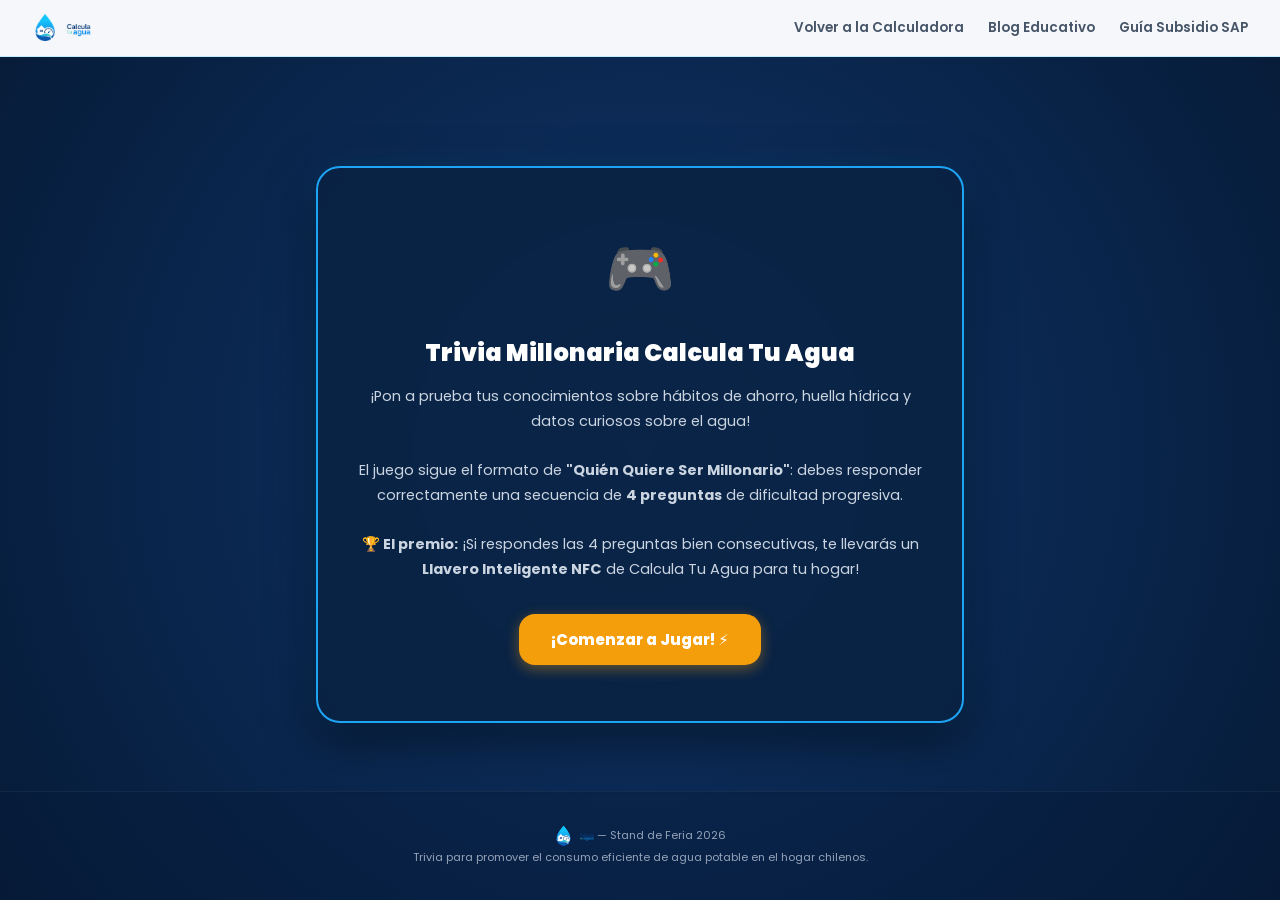
<file: trivia.html>
<!DOCTYPE html>
<html lang="es">

<head>
  <meta charset="UTF-8">
  <meta name="viewport" content="width=device-width, initial-scale=1.0">
  <title>Trivia Millonaria — Calcula Tu Agua</title>
  <meta name="description" content="Trivia interactiva sobre el cuidado y consumo del agua en Chile en formato de Quién Quiere Ser Millonario.">
  <link rel="preconnect" href="https://fonts.googleapis.com">
  <link rel="preconnect" href="https://fonts.gstatic.com" crossorigin>
  <link href="https://fonts.googleapis.com/css2?family=Poppins:wght@300;400;500;600;700;800;900&display=swap" rel="stylesheet">
  <link rel="stylesheet" href="estilos_branding.css">
  <link rel="icon" type="image/png" href="logo.png">

  <style>
    /* Estilos específicos para la Trivia Millonaria */
    body {
      background: radial-gradient(circle at center, #0F356B 0%, #061B37 100%) !important;
      color: #FFFFFF !important;
      min-height: 100vh;
      display: flex;
      flex-direction: column;
    }

    .home-header {
      background: var(--bg) !important;
      backdrop-filter: blur(10px);
      border-bottom: 1px solid var(--border) !important;
    }

    .header-nav a {
      color: var(--gray-600) !important;
    }

    .header-nav a:hover {
      color: var(--pri) !important;
    }

    .trivia-container {
      max-width: 850px;
      margin: 80px auto 40px;
      padding: 0 1rem;
      flex: 1;
      display: flex;
      flex-direction: column;
      justify-content: center;
    }

    .trivia-card {
      background: rgba(10, 35, 66, 0.85);
      border: 2px solid var(--pri-light);
      border-radius: var(--r-lg);
      padding: 2.5rem 2rem;
      box-shadow: 0 16px 48px rgba(0, 0, 0, 0.5), 0 0 30px rgba(30, 164, 245, 0.15);
      backdrop-filter: blur(8px);
      position: relative;
      overflow: hidden;
      transition: all 0.3s ease;
    }

    .trivia-screen {
      display: none;
      animation: zoomIn 0.4s cubic-bezier(0.34, 1.56, 0.64, 1) both;
    }

    .trivia-screen.active {
      display: block;
    }

    @keyframes zoomIn {
      from { opacity: 0; transform: scale(0.95); }
      to { opacity: 1; transform: scale(1); }
    }

    /* ESCALERA DE NIVELES (LADDER) */
    .ladder {
      display: flex;
      justify-content: space-between;
      margin-bottom: 2rem;
      background: rgba(6, 22, 44, 0.6);
      border: 1.5px solid rgba(30, 164, 245, 0.3);
      border-radius: 12px;
      padding: 8px 12px;
      overflow-x: auto;
      gap: 10px;
    }

    .ladder-step {
      flex: 1;
      text-align: center;
      padding: 8px 6px;
      font-size: 11px;
      font-weight: 700;
      color: rgba(255, 255, 255, 0.4);
      background: rgba(255, 255, 255, 0.03);
      border-radius: 8px;
      border: 1px solid transparent;
      white-space: nowrap;
      transition: all 0.3s ease;
      display: flex;
      flex-direction: column;
      align-items: center;
      justify-content: center;
      gap: 2px;
    }

    .ladder-step.completed {
      color: var(--green);
      background: rgba(54, 195, 176, 0.1);
      border-color: rgba(54, 195, 176, 0.3);
    }

    .ladder-step.active {
      color: #FFFFFF;
      background: var(--pri);
      border-color: var(--pri-light);
      box-shadow: 0 0 12px rgba(30, 164, 245, 0.4);
      transform: scale(1.05);
    }

    .ladder-step.prize {
      border-color: var(--accent);
    }

    .ladder-step.prize.active {
      background: var(--accent);
      border-color: #FBBF24;
      box-shadow: 0 0 15px rgba(245, 158, 11, 0.5);
      animation: pulseGlow 1.5s infinite alternate;
    }

    @keyframes pulseGlow {
      from { box-shadow: 0 0 8px rgba(245, 158, 11, 0.4); }
      to { box-shadow: 0 0 20px rgba(245, 158, 11, 0.7); }
    }

    /* PREGUNTA */
    .question-badge {
      display: inline-block;
      font-size: 11px;
      font-weight: 800;
      text-transform: uppercase;
      letter-spacing: 0.1em;
      padding: 4px 10px;
      border-radius: 12px;
      margin-bottom: 1rem;
    }

    .badge-easy { background: rgba(54, 195, 176, 0.2); color: var(--green-light); border: 1px solid rgba(54, 195, 176, 0.4); }
    .badge-medium { background: rgba(245, 158, 11, 0.2); color: #FBBF24; border: 1px solid rgba(245, 158, 11, 0.4); }
    .badge-hard { background: rgba(220, 38, 38, 0.2); color: #F87171; border: 1px solid rgba(220, 38, 38, 0.4); }

    .question-text {
      font-size: 20px;
      font-weight: 800;
      line-height: 1.5;
      margin-bottom: 2rem;
      text-shadow: 0 2px 4px rgba(0,0,0,0.3);
    }

    /* ALTERNATIVAS */
    .options-grid {
      display: grid;
      grid-template-columns: repeat(2, 1fr);
      gap: 16px;
      margin-bottom: 2rem;
    }

    @media (max-width: 600px) {
      .options-grid {
        grid-template-columns: 1fr;
        gap: 12px;
      }
    }

    .option-btn {
      background: linear-gradient(135deg, rgba(30, 58, 138, 0.5) 0%, rgba(17, 24, 39, 0.5) 100%);
      border: 1.5px solid rgba(30, 164, 245, 0.4);
      border-radius: 14px;
      padding: 18px 24px;
      color: #FFFFFF;
      font-size: 14.5px;
      font-weight: 600;
      text-align: left;
      cursor: pointer;
      display: flex;
      align-items: center;
      gap: 12px;
      transition: all 0.25s cubic-bezier(0.4, 0, 0.2, 1);
      position: relative;
    }

    .option-letter {
      background: rgba(30, 164, 245, 0.15);
      border: 1px solid rgba(30, 164, 245, 0.4);
      color: var(--pri-light);
      width: 28px;
      height: 28px;
      border-radius: 50%;
      display: flex;
      align-items: center;
      justify-content: center;
      font-weight: 800;
      font-size: 12px;
      flex-shrink: 0;
      transition: all 0.25s ease;
    }

    .option-btn:hover:not(.locked) {
      border-color: var(--accent);
      background: rgba(30, 58, 138, 0.8);
      box-shadow: 0 0 15px rgba(30, 164, 245, 0.2);
      transform: translateY(-2px);
    }

    .option-btn:hover:not(.locked) .option-letter {
      background: var(--accent);
      border-color: #FBBF24;
      color: #FFFFFF;
    }

    /* Estados de la validación */
    .option-btn.selected {
      background: linear-gradient(135deg, rgba(245, 158, 11, 0.6) 0%, rgba(217, 119, 6, 0.6) 100%) !important;
      border-color: #FBBF24 !important;
      animation: selectPulse 0.4s ease infinite alternate;
    }

    .option-btn.selected .option-letter {
      background: #FFFFFF !important;
      color: var(--accent-dark) !important;
      border-color: #FFFFFF !important;
    }

    @keyframes selectPulse {
      from { box-shadow: 0 0 8px rgba(245, 158, 11, 0.3); }
      to { box-shadow: 0 0 18px rgba(245, 158, 11, 0.6); }
    }

    .option-btn.correct {
      background: linear-gradient(135deg, rgba(54, 195, 176, 0.7) 0%, rgba(13, 148, 136, 0.7) 100%) !important;
      border-color: #2DD4BF !important;
      box-shadow: 0 0 20px rgba(54, 195, 176, 0.4) !important;
    }

    .option-btn.correct .option-letter {
      background: #FFFFFF !important;
      color: var(--green) !important;
      border-color: #FFFFFF !important;
    }

    .option-btn.incorrect {
      background: linear-gradient(135deg, rgba(220, 38, 38, 0.7) 0%, rgba(185, 28, 28, 0.7) 100%) !important;
      border-color: #F87171 !important;
      box-shadow: 0 0 20px rgba(220, 38, 38, 0.4) !important;
    }

    .option-btn.incorrect .option-letter {
      background: #FFFFFF !important;
      color: var(--red) !important;
      border-color: #FFFFFF !important;
    }

    /* EXPLICACIÓN EDUCATIVA */
    .explanation-panel {
      background: rgba(30, 164, 245, 0.08);
      border: 1.5px solid rgba(30, 164, 245, 0.3);
      border-radius: 12px;
      padding: 1.25rem;
      margin-bottom: 2rem;
      display: none;
      animation: slideDown 0.3s ease forwards;
    }

    @keyframes slideDown {
      from { opacity: 0; transform: translateY(-10px); }
      to { opacity: 1; transform: translateY(0); }
    }

    .explanation-title {
      font-weight: 800;
      color: var(--pri-light);
      font-size: 13.5px;
      text-transform: uppercase;
      letter-spacing: 0.05em;
      margin-bottom: 6px;
      display: flex;
      align-items: center;
      gap: 6px;
    }

    .explanation-text {
      font-size: 13.5px;
      line-height: 1.6;
      color: #E2E8F0;
    }

    /* PANTALLAS DE INTRO, GANAR Y PERDER */
    .screen-content {
      text-align: center;
      padding: 1rem 0;
    }

    .screen-icon {
      font-size: 3.5rem;
      margin-bottom: 1.5rem;
      display: block;
      animation: bounce 2s infinite alternate;
    }

    @keyframes bounce {
      0% { transform: translateY(0); }
      100% { transform: translateY(-8px); }
    }

    .screen-title {
      font-size: 24px;
      font-weight: 900;
      color: #FFFFFF;
      margin-bottom: 1rem;
      line-height: 1.3;
    }

    .screen-desc {
      font-size: 14.5px;
      color: #CBD5E1;
      margin-bottom: 2rem;
      line-height: 1.7;
      max-width: 580px;
      margin-left: auto;
      margin-right: auto;
    }

    .trivia-btn {
      padding: 14px 32px;
      font-size: 15px;
      font-weight: 800;
      border-radius: var(--r);
      background: var(--pri);
      color: #FFFFFF;
      cursor: pointer;
      display: inline-flex;
      align-items: center;
      gap: 8px;
      box-shadow: 0 4px 14px rgba(22, 119, 200, 0.4);
      transition: all 0.2s ease;
    }

    .trivia-btn:hover {
      background: var(--pri-light);
      transform: translateY(-2px);
      box-shadow: 0 6px 20px rgba(30, 164, 245, 0.5);
    }

    .trivia-btn.accent-btn {
      background: var(--accent);
      box-shadow: 0 4px 14px rgba(245, 158, 11, 0.4);
    }

    .trivia-btn.accent-btn:hover {
      background: #FBBF24;
      box-shadow: 0 6px 20px rgba(245, 158, 11, 0.5);
    }

    .trivia-btn.secondary-btn {
      background: transparent;
      border: 2px solid rgba(255,255,255,0.2);
      color: #FFFFFF;
      box-shadow: none;
    }

    .trivia-btn.secondary-btn:hover {
      background: rgba(255,255,255,0.05);
      border-color: rgba(255,255,255,0.4);
    }

    /* RENDER PREMIO LLAVERO NFC */
    .keychain-prize-display {
      margin: 1.5rem auto 2rem;
      width: 140px;
      height: 140px;
      position: relative;
      perspective: 1000px;
    }

    .keychain-prize-display .keychain-tag {
      transform: rotateY(0deg) rotateZ(10deg);
      animation: spinKeychain 8s infinite linear;
      margin: 0 auto;
    }

    @keyframes spinKeychain {
      0% { transform: rotateY(0deg) rotateZ(10deg) translateY(0); }
      50% { transform: rotateY(180deg) rotateZ(10deg) translateY(-10px); }
      100% { transform: rotateY(360deg) rotateZ(10deg) translateY(0); }
    }

    /* CONFETI */
    .confetti {
      position: fixed;
      width: 10px;
      height: 10px;
      opacity: 0.85;
      border-radius: 50%;
      z-index: 1000;
      pointer-events: none;
    }

    @keyframes fall {
      to {
        transform: translateY(105vh) rotate(360deg);
        opacity: 0;
      }
    }

    /* ADMIN INDICATOR & MODAL */
    .admin-indicator {
      display: none;
      position: fixed;
      bottom: 20px;
      right: 20px;
      background: rgba(10, 35, 66, 0.95);
      border: 1.5px solid var(--accent);
      border-radius: var(--r);
      padding: 10px 16px;
      box-shadow: 0 4px 15px rgba(245, 158, 11, 0.3);
      z-index: 999;
      font-size: 12px;
      font-weight: 700;
      color: #FFFFFF;
      align-items: center;
      gap: 12px;
    }

    .admin-indicator button {
      background: var(--accent);
      color: #061B37;
      border: none;
      border-radius: 8px;
      padding: 4px 10px;
      font-size: 11px;
      font-weight: 800;
      cursor: pointer;
      transition: all 0.2s;
    }

    .admin-indicator button:hover {
      background: #FBBF24;
    }

    .admin-db-modal {
      display: none;
      position: fixed;
      top: 0;
      left: 0;
      width: 100%;
      height: 100%;
      background: rgba(6, 27, 55, 0.85);
      backdrop-filter: blur(5px);
      z-index: 2000;
      justify-content: center;
      align-items: center;
      padding: 1rem;
    }

    .admin-db-modal-content {
      background: #0A2342;
      border: 2px solid var(--accent);
      border-radius: var(--r-lg);
      max-width: 700px;
      width: 100%;
      max-height: 85vh;
      overflow-y: auto;
      padding: 2rem;
      box-shadow: 0 16px 48px rgba(0,0,0,0.6);
      position: relative;
    }

    .admin-db-close {
      position: absolute;
      top: 16px;
      right: 16px;
      font-size: 24px;
      color: rgba(255,255,255,0.4);
      background: none;
      border: none;
      cursor: pointer;
      font-weight: 700;
      transition: color 0.2s;
    }

    .admin-db-close:hover {
      color: #FFFFFF;
    }

    .admin-q-item {
      background: rgba(255,255,255,0.03);
      border: 1px solid rgba(255,255,255,0.08);
      border-radius: 8px;
      padding: 12px;
      margin-bottom: 12px;
      text-align: left;
    }

    .admin-q-text {
      font-weight: 700;
      font-size: 13.5px;
      color: #FFFFFF;
      margin-bottom: 6px;
    }

    .admin-opt-list {
      list-style-type: none;
      padding-left: 0;
      font-size: 12.5px;
      margin-bottom: 6px;
      display: grid;
      grid-template-columns: 1fr 1fr;
      gap: 6px;
    }

    @media (max-width: 600px) {
      .admin-opt-list {
        grid-template-columns: 1fr;
      }
    }

    .admin-opt-item {
      color: rgba(255,255,255,0.6);
    }

    .admin-opt-item.correct {
      color: var(--green-light);
      font-weight: 800;
    }

    .admin-q-explanation {
      font-size: 11.5px;
      color: #94A3B8;
      border-top: 1px dashed rgba(255,255,255,0.08);
      padding-top: 6px;
      margin-top: 4px;
    }
  </style>
</head>

<body>

  <!-- HEADER PRINCIPAL -->
  <header class="home-header">
    <a href="index.html" class="header-brand">
      <img src="logo.png" alt="Logo" class="header-logo-icon">
      <img src="logo_letras.png" alt="Calcula Tu Agua" class="header-logo-text">
    </a>
    <nav class="header-nav">
      <a href="index.html">Volver a la Calculadora</a>
      <a href="blog.html">Blog Educativo</a>
      <a href="subsidio-sap.html">Guía Subsidio SAP</a>
    </nav>
  </header>

  <!-- CONTENEDOR PRINCIPAL DE TRIVIA -->
  <div class="trivia-container">
    <div class="trivia-card">

      <!-- ════ PANTALLA 1: INTRODUCCIÓN ════ -->
      <div id="screenIntro" class="trivia-screen active">
        <div class="screen-content">
          <span class="screen-icon">🎮</span>
          <h1 class="screen-title">Trivia Millonaria Calcula Tu Agua</h1>
          <p class="screen-desc">
            ¡Pon a prueba tus conocimientos sobre hábitos de ahorro, huella hídrica y datos curiosos sobre el agua! <br><br>
            El juego sigue el formato de <strong>"Quién Quiere Ser Millonario"</strong>: debes responder correctamente una secuencia de <strong>4 preguntas</strong> de dificultad progresiva. <br><br>
            <strong>🏆 El premio:</strong> ¡Si respondes las 4 preguntas bien consecutivas, te llevarás un <strong>Llavero Inteligente NFC</strong> de Calcula Tu Agua para tu hogar!
          </p>
          <button class="trivia-btn accent-btn" onclick="initGame()">
            ¡Comenzar a Jugar! ⚡
          </button>
        </div>
      </div>

      <!-- ════ PANTALLA 2: JUEGO ACTIVO ════ -->
      <div id="screenGame" class="trivia-screen">
        <!-- ESCALERA DE NIVELES (LADDER) -->
        <div class="ladder" id="triviaLadder">
          <div class="ladder-step prize" data-level="4" id="ladder-4">
            <span>NIVEL 4</span>
            <strong>🏆 Llavero NFC</strong>
          </div>
          <div class="ladder-step" data-level="3" id="ladder-3">
            <span>NIVEL 3</span>
            <strong>💧 Ahorrador Avanzado</strong>
          </div>
          <div class="ladder-step" data-level="2" id="ladder-2">
            <span>NIVEL 2</span>
            <strong>🌱 Eco-Consciente</strong>
          </div>
          <div class="ladder-step" data-level="1" id="ladder-1">
            <span>NIVEL 1</span>
            <strong>🚿 Iniciador</strong>
          </div>
        </div>

        <div style="text-align: center; margin-bottom: 0.5rem; display: none;">
          <span id="questionDifficulty" class="question-badge badge-easy">Fácil</span>
        </div>

        <div class="question-text" id="questionText">
          Cargando pregunta...
        </div>

        <div class="options-grid" id="optionsGrid">
          <!-- Opciones inyectadas dinámicamente -->
        </div>

        <!-- Panel educativo post-respuesta -->
        <div class="explanation-panel" id="explanationPanel">
          <div class="explanation-title" id="explanationTitle">
            <!-- Icono y título dinámico -->
          </div>
          <div class="explanation-text" id="explanationText">
            <!-- Texto dinámico -->
          </div>
        </div>

        <div style="text-align: right;">
          <button class="trivia-btn" id="nextBtn" style="display: none;">
            Siguiente Pregunta →
          </button>
        </div>

        <div style="margin-top: 1.5rem; text-align: center;">
          <button onclick="if(confirm('¿Seguro que deseas salir del juego actual? Perderás tu progreso.')) goToIntro();" style="background: none; border: none; color: rgba(255,255,255,0.45); text-decoration: underline; font-size: 11px; cursor: pointer; font-weight: 700; transition: color 0.2s;" onmouseover="this.style.color='white'" onmouseout="this.style.color='rgba(255,255,255,0.45)'">
            Abandonar juego y volver al inicio de la trivia
          </button>
        </div>
      </div>

      <!-- ════ PANTALLA 3: GANADOR (4/4 CORRECTAS) ════ -->
      <div id="screenWin" class="trivia-screen">
        <div class="screen-content">
          <span class="screen-icon">🎉🏆🎉</span>
          <h1 class="screen-title" style="color: #FBBF24;">¡Felicitaciones! ¡Eres un Millonario del Ahorro!</h1>
          <p class="screen-desc" style="font-size: 15.5px;">
            Has respondido las 4 preguntas correctamente y demostrado un conocimiento sobresaliente sobre el uso eficiente del agua. <br><br>
            ¡Te has ganado el <strong>Llavero Inteligente NFC</strong> de Calcula Tu Agua! Avísale al encargado del stand para recibir tu premio.
          </p>

          <!-- Render del llavero en 3D/CSS -->
          <div class="keychain-prize-display">
            <div class="keychain-tag" style="background: var(--pri-deep); border: 2.5px solid var(--pri-light); border-radius: 16px; width: 85px; height: 115px; padding: 8px; display: flex; flex-direction: column; align-items: center; justify-content: center; box-shadow: 0 8px 24px rgba(30,164,245,0.4);">
              <div style="width: 14px; height: 14px; border-radius: 50%; background: #061B37; border: 2px solid var(--pri-light); margin-bottom: 8px;"></div>
              <img src="logo.png" alt="Calcula Tu Agua" style="width: 44px; height: auto; object-fit: contain; margin-bottom: 6px;">
              <span style="font-size: 10px; font-weight: 800; color: var(--pri-light); letter-spacing: 0.05em;">NFC READY</span>
            </div>
          </div>

          <div style="display: flex; gap: 12px; justify-content: center; flex-wrap: wrap;">
            <button class="trivia-btn accent-btn" onclick="initGame()">
              Jugar de Nuevo 🔄
            </button>
            <button class="trivia-btn secondary-btn" onclick="goToIntro()">
              Inicio de la Trivia 🏠
            </button>
            <a href="index.html" class="trivia-btn secondary-btn">
              Volver a la Calculadora
            </a>
          </div>
        </div>
      </div>

      <!-- ════ PANTALLA 4: PERDEDOR (TRY AGAIN) ════ -->
      <div id="screenLose" class="trivia-screen">
        <div class="screen-content">
          <span class="screen-icon">🌱💧</span>
          <h1 class="screen-title">¡Buen intento! Cada gota cuenta</h1>
          <p class="screen-desc" id="loseDesc">
            Respondiste X de 4 preguntas correctas. El cuidado del agua es un aprendizaje diario. ¡No te rindas!
          </p>
          <div style="display: flex; gap: 12px; justify-content: center; flex-wrap: wrap;">
            <button class="trivia-btn accent-btn" onclick="initGame()">
              Intentarlo de Nuevo 🔄
            </button>
            <button class="trivia-btn secondary-btn" onclick="goToIntro()">
              Inicio de la Trivia 🏠
            </button>
            <a href="index.html" class="trivia-btn secondary-btn">
              Volver a la Calculadora
            </a>
          </div>
        </div>
      </div>

    </div>
  </div>

  <div class="footer" style="text-align: center; margin-top: auto; padding: 2rem 0; border-top: 1px solid rgba(255,255,255,0.05); background: rgba(6, 27, 55, 0.4);">
    <strong style="display: inline-flex; align-items: center; gap: 6px; vertical-align: middle;">
      <img src="logo.png" alt="Logo" style="height: 24px; width: auto; object-fit: contain;">
      <img src="logo_letras.png" alt="Calcula Tu Agua" style="height: 18px; width: auto; object-fit: contain;">
    </strong> — Stand de Feria 2026<br>
    Trivia para promover el consumo eficiente de agua potable en el hogar chilenos.
  </div>

  <!-- ════ JS MOTOR DE LA TRIVIA ════ -->
  <script>
    // BASE DE PREGUNTAS (55 preguntas: 20 Fácil, 20 Medio, 15 Difícil)
    const QUESTIONS = {
      facil: [
        {
          q: "¿Cuánto agua se ahorra aproximadamente al cerrar la llave mientras te cepillas los dientes?",
          options: [
            { text: "Hasta 5 litros por minuto", correct: true },
            { text: "0 litros, no influye en absoluto", correct: false },
            { text: "Aproximadamente 100 litros", correct: false },
            { text: "Solo una taza de agua", correct: false }
          ],
          explicacion: "Cerrar la llave mientras te lavas los dientes evita el desperdicio continuo de agua corriente. ¡Puedes ahorrar alrededor de 5 a 6 litros de agua por minuto!"
        },
        {
          q: "¿Cuál es el electrodoméstico que más agua consume por ciclo en un hogar promedio?",
          options: [
            { text: "La lavadora de ropa", correct: true },
            { text: "La licuadora", correct: false },
            { text: "El microondas", correct: false },
            { text: "El refrigerador", correct: false }
          ],
          explicacion: "Una lavadora tradicional puede consumir entre 60 y 90 litros de agua por carga. Por eso se aconseja usarla siempre con carga completa y en modos eficientes."
        },
        {
          q: "¿Cuál es el mejor horario para regar las plantas y el jardín de forma eficiente?",
          options: [
            { text: "Temprano en la mañana o al atardecer", correct: true },
            { text: "A las 12 del día bajo el sol intenso", correct: false },
            { text: "A las 3 de la tarde", correct: false },
            { text: "Cualquier hora da el mismo rendimiento", correct: false }
          ],
          explicacion: "Regar temprano en la mañana o en el atardecer reduce la evaporación del agua provocada por el sol y el viento, permitiendo que la tierra absorba toda la humedad."
        },
        {
          q: "¿Qué dispositivo se coloca en la boquilla de las llaves para reducir el consumo hasta un 50%?",
          options: [
            { text: "Aireador o atomizador de agua", correct: true },
            { text: "Filtro de carbón activo", correct: false },
            { text: "Tapón hermético de goma", correct: false },
            { text: "Abrazadera metálica", correct: false }
          ],
          explicacion: "Los aireadores mezclan el chorro de agua con aire. Esto disminuye el volumen de agua utilizado sin reducir la sensación de presión en la salida."
        },
        {
          q: "¿Cuántos litros de agua gasta aproximadamente una ducha promedio de 5 minutos?",
          options: [
            { text: "Entre 50 y 80 litros", correct: true },
            { text: "Alrededor de 300 litros", correct: false },
            { text: "Menos de 5 litros", correct: false },
            { text: "Exactamente 1.000 litros", correct: false }
          ],
          explicacion: "Una ducha de 5 minutos gasta entre 50 y 80 litros de agua limpia. Reducir la ducha diaria de 8 a 5 minutos ahorra hasta 30 litros por persona."
        },
        {
          q: "Para lavar la loza de forma eficiente y no gastar de más, se recomienda:",
          options: [
            { text: "Llenar un recipiente o el lavaplatos para enjabonar y enjuagar", correct: true },
            { text: "Dejar la llave corriendo a máxima presión todo el tiempo", correct: false },
            { text: "Usar agua hirviendo continuamente bajo el chorro", correct: false },
            { text: "Lavar cada plato con una manguera en el jardín", correct: false }
          ],
          explicacion: "Juntar la loza y lavarla usando un lavaplatos tapado o un bowl reduce el consumo de agua de 15 litros por minuto a solo 5 litros en total."
        },
        {
          q: "¿Qué objeto simple y hogareño se puede colocar dentro del estanque de un inodoro antiguo para ahorrar?",
          options: [
            { text: "Una botella plástica llena de agua o arena", correct: true },
            { text: "Piedras pequeñas sueltas", correct: false },
            { text: "Pastillas de jabón en barra", correct: false },
            { text: "Nada, debe dejarse completamente vacío", correct: false }
          ],
          explicacion: "Colocar una botella llena de agua (de 1.5L) en el estanque ocupa volumen físico, lo que significa que el estanque se llena y descarga con menos agua en cada uso."
        },
        {
          q: "¿Qué porcentaje del agua total de la Tierra está disponible directamente para consumo humano?",
          options: [
            { text: "Menos del 1%", correct: true },
            { text: "Aproximadamente el 50%", correct: false },
            { text: "El 25%", correct: false },
            { text: "Casi el 97%", correct: false }
          ],
          explicacion: "Aunque la Tierra es 70% agua, el 97% es salada y de la dulce, la mayoría está congelada en glaciares. Solo el 0.007% es agua dulce líquida de fácil acceso."
        },
        {
          q: "¿Cómo podemos detectar fugas invisibles en el estanque del inodoro?",
          options: [
            { text: "Poniendo colorante en el estanque y ver si tiñe la taza sin tirar la cadena", correct: true },
            { text: "Golpeando la taza con un martillo suavemente", correct: false },
            { text: "Midiendo la temperatura del agua del baño", correct: false },
            { text: "Esperando a que el baño comience a inundarse", correct: false }
          ],
          explicacion: "Si colocas colorante (o té) en el estanque y el agua de la taza se tiñe sola pasados unos minutos, significa que la válvula de salida tiene una filtración."
        },
        {
          q: "Mientras esperas que salga el agua caliente de la ducha, ¿qué es lo más eficiente?",
          options: [
            { text: "Recoger el agua fría en un balde para regar o limpiar", correct: true },
            { text: "Dejar que corra por el desagüe libremente", correct: false },
            { text: "Cerrar los ojos y no hacer nada", correct: false },
            { text: "Lavar ropa blanca en ese chorro helado", correct: false }
          ],
          explicacion: "Esa agua está completamente limpia y potable. Recogerla en un balde te permite usarla para regar plantas, trapear el piso o descargar el inodoro."
        },
        {
          q: "¿Cuál de estos hábitos con la lavadora genera un gran desperdicio de agua?",
          options: [
            { text: "Hacer múltiples lavados cortos con pocas prendas de ropa", correct: true },
            { text: "Usar siempre la capacidad máxima recomendada", correct: false },
            { text: "Limpiar periódicamente el filtro de pelusas", correct: false },
            { text: "Aprovechar las tarifas eléctricas nocturnas", correct: false }
          ],
          explicacion: "La lavadora consume una gran cantidad de agua en cada ciclo. Juntar suficiente ropa y hacer cargas completas reduce considerablemente la cantidad de lavados al mes."
        },
        {
          q: "¿Qué tipo de inodoro (WC) es el más amigable con el ahorro doméstico de agua?",
          options: [
            { text: "Uno con sistema de doble descarga (3 y 6 litros)", correct: true },
            { text: "Uno antiguo con descarga única de 12 litros", correct: false },
            { text: "Uno con fluxómetro industrial de alta presión", correct: false },
            { text: "Un inodoro sin estanque de descarga directa", correct: false }
          ],
          explicacion: "Los inodoros de doble botón permiten elegir una descarga de 3 litros (líquidos) o 6 litros (sólidos), ahorrando miles de litros al año por persona."
        },
        {
          q: "¿Qué porcentaje aproximado del cuerpo humano adulto está compuesto por agua?",
          options: [
            { text: "Alrededor del 60%", correct: true },
            { text: "Apenas el 15%", correct: false },
            { text: "El 95%", correct: false },
            { text: "Cerca del 30%", correct: false }
          ],
          explicacion: "El agua constituye aproximadamente el 60% del peso corporal de un adulto. Es esencial para transportar nutrientes, regular la temperatura y el funcionamiento de los órganos."
        },
        {
          q: "¿Cuál de las siguientes acciones en el baño genera un desperdicio de agua innecesario?",
          options: [
            { text: "Dejar la llave abierta mientras te afeitas", correct: true },
            { text: "Usar un vaso con agua para el enjuague bucal", correct: false },
            { text: "Tomar una ducha eficiente de 3 minutos", correct: false },
            { text: "Limpiar el espejo usando un rociador manual y paño", correct: false }
          ],
          explicacion: "Mantener la llave abierta al afeitarse gasta aproximadamente 6 litros de agua limpia por minuto. Es mejor llenar un poco el lavamanos para limpiar la afeitadora."
        },
        {
          q: "Si decidimos lavar el automóvil en casa, ¿qué método es el más eficiente?",
          options: [
            { text: "Usar un balde con agua y una esponja", correct: true },
            { text: "Mantener la manguera abierta y corriendo todo el rato", correct: false },
            { text: "Usar manguera de alta presión industrial sin gatillo", correct: false },
            { text: "Esperar a que llueva para que se limpie solo", correct: false }
          ],
          explicacion: "Lavar el auto con manguera abierta gasta unos 120 litros en 10 minutos. Usar un balde con agua permite limpiar el auto utilizando menos de 30 litros."
        },
        {
          q: "¿Qué debemos hacer de inmediato si detectamos una llave goteando en casa?",
          options: [
            { text: "Repararla de inmediato cambiando la goma o válvula defectuosa", correct: true },
            { text: "Dejarla gotear ya que es un gasto insignificante", correct: false },
            { text: "Colocar un balde debajo y dejar que se llene permanentemente", correct: false },
            { text: "Cerrar la llave de paso principal de la casa para siempre", correct: false }
          ],
          explicacion: "Una llave que gotea puede llegar a desperdiciar más de 30 litros de agua al día. Su reparación suele ser económica y evita el desperdicio silencioso."
        },
        {
          q: "¿Por qué es importante cuidar el agua potable si pagamos por ella mensualmente?",
          options: [
            { text: "Porque la potabilización consume energía y es un recurso natural limitado", correct: true },
            { text: "Para evitar que la empresa sanitaria se quede sin oficinas", correct: false },
            { text: "Para que el agua no se evapore dentro de las tuberías", correct: false },
            { text: "No es importante, al pagarla podemos gastar lo que queramos", correct: false }
          ],
          explicacion: "El agua potable requiere procesos complejos de captación, filtrado y desinfección química, además de bombeo eléctrico. Cuidarla protege el medio ambiente y tu bolsillo."
        },
        {
          q: "¿Qué uso alternativo se le puede dar al agua con la que herviste verduras?",
          options: [
            { text: "Dejarla enfriar y regar las plantas del hogar", correct: true },
            { text: "Botarla de inmediato porque tiene nutrientes malos", correct: false },
            { text: "Usarla para limpiar el televisor de la casa", correct: false },
            { text: "Guardarla en botellas para beber fría directamente", correct: false }
          ],
          explicacion: "Una vez fría, el agua de cocción de vegetales es excelente para regar plantas, ya que contiene minerales disueltos que actúan como abono natural."
        },
        {
          q: "¿Cuál de estos lugares de la casa concentra el mayor consumo de agua potable?",
          options: [
            { text: "El cuarto de baño (ducha e inodoro)", correct: true },
            { text: "El living o sala de estar", correct: false },
            { text: "El dormitorio principal", correct: false },
            { text: "La bodega o garaje", correct: false }
          ],
          explicacion: "Aproximadamente el 60% del consumo de agua potable dentro de una casa se genera en el baño, repartido principalmente entre la ducha y las descargas del inodoro."
        },
        {
          q: "Si tienes un jardín pequeño, ¿qué tipo de plantas ayudan a gastar menos agua?",
          options: [
            { text: "Plantas nativas de la región o de climas áridos", correct: true },
            { text: "Helechos gigantes selváticos", correct: false },
            { text: "Pasto de alta densidad que requiera riego diario", correct: false },
            { text: "Cactus artificiales de plástico", correct: false }
          ],
          explicacion: "Las plantas nativas están adaptadas al clima local. En zonas con sequía, consumen significativamente menos agua y sobreviven con lluvias naturales o riegos esporádicos."
        }
      ],
      medio: [
        {
          q: "¿Cuántos litros de agua se necesitan aproximadamente para producir una taza de café (125 ml)?",
          options: [
            { text: "Alrededor de 140 litros", correct: true },
            { text: "Apenas 125 mililitros", correct: false },
            { text: "Aproximadamente 5 litros", correct: false },
            { text: "Cerca de 1.000 litros", correct: false }
          ],
          explicacion: "Esta es la huella hídrica indirecta del café. Incluye el agua para regar los cafetos, procesar los granos, transportarlos y prepararlo. ¡140 litros por taza!"
        },
        {
          q: "¿Cuántos litros de agua consume en promedio un habitante en Chile al día?",
          options: [
            { text: "Entre 125 y 170 litros", correct: true },
            { text: "Alrededor de 500 litros", correct: false },
            { text: "Menos de 20 litros", correct: false },
            { text: "Cerca de 1.000 litros", correct: false }
          ],
          explicacion: "El consumo promedio nacional ronda los 125-170 litros per cápita diarios, aunque en comunas con grandes áreas verdes de Santiago oriente supera los 600 litros."
        },
        {
          q: "¿Qué porcentaje aproximado del uso total del agua en Chile corresponde al consumo humano de agua potable?",
          options: [
            { text: "Entre el 11% y el 12%", correct: true },
            { text: "Cerca del 80%", correct: false },
            { text: "Aproximadamente el 50%", correct: false },
            { text: "Menos del 1%", correct: false }
          ],
          explicacion: "El agua potable de redes urbanas y rurales representa un 11-12% del consumo del país. El mayor consumidor es la agricultura (72%), seguido de minería e industria."
        },
        {
          q: "¿Qué es conceptualmente la 'huella hídrica verde'?",
          options: [
            { text: "El agua de lluvia almacenada en el suelo utilizada por cultivos forestales o agrícolas", correct: true },
            { text: "El agua clorada apta para regar áreas verdes", correct: false },
            { text: "El agua contaminada que se logra purificar ecológicamente", correct: false },
            { text: "El agua líquida extraída de pozos profundos", correct: false }
          ],
          explicacion: "La huella hídrica verde mide el volumen de agua de lluvia incorporada en los productos agrícolas o forestales sin pasar por fuentes superficiales o subterráneas."
        },
        {
          q: "¿Cuántos litros de agua requiere aproximadamente la fabricación de una polera de algodón?",
          options: [
            { text: "Cerca de 2.700 litros", correct: true },
            { text: "Alrededor de 100 litros", correct: false },
            { text: "Menos de 10 litros", correct: false },
            { text: "Más de 50.000 litros", correct: false }
          ],
          explicacion: "El algodón es un cultivo altamente demandante de agua. Fabricar una sola polera requiere unos 2.700 litros, el equivalente a lo que bebe una persona en 3 años."
        },
        {
          q: "¿Qué representa la 'huella hídrica gris'?",
          options: [
            { text: "El agua dulce necesaria para diluir contaminantes y cumplir con normas de calidad", correct: true },
            { text: "El agua recolectada de la lluvia en techos grises", correct: false },
            { text: "Las pérdidas por roturas en las tuberías urbanas", correct: false },
            { text: "El agua estancada en embalses artificiales", correct: false }
          ],
          explicacion: "La huella hídrica gris es un indicador del nivel de contaminación, calculando el volumen de agua pura necesario para asimilar la carga de contaminantes vertidos."
        },
        {
          q: "¿Cuántos litros de agua consume aproximadamente un ciclo de lavadora tradicional ineficiente?",
          options: [
            { text: "Entre 80 y 100 litros", correct: true },
            { text: "Menos de 10 litros", correct: false },
            { text: "Alrededor de 300 litros", correct: false },
            { text: "Más de 500 litros", correct: false }
          ],
          explicacion: "Las lavadoras antiguas o ineficientes consumen cerca de 80 a 100 litros por carga. Modelos modernos certificados con sello de eficiencia bajan ese número a la mitad."
        },
        {
          q: "En la Región Metropolitana de Santiago, ¿cuál es el promedio estimado de consumo diario por persona?",
          options: [
            { text: "Aproximadamente 160-180 litros", correct: true },
            { text: "Cerca de 50 litros", correct: false },
            { text: "Alrededor de 450 litros", correct: false },
            { text: "Menos de 10 litros", correct: false }
          ],
          explicacion: "El promedio en Santiago ronda los 160 a 180 litros diarios por persona, impulsado por el clima semiárido y el riego de jardines ornamentales."
        },
        {
          q: "¿Qué porcentaje del agua dulce total del planeta se encuentra congelada en glaciares y polos?",
          options: [
            { text: "Aproximadamente el 69%", correct: true },
            { text: "Cerca del 10%", correct: false },
            { text: "Alrededor del 95%", correct: false },
            { text: "Casi el 30%", correct: false }
          ],
          explicacion: "Cerca del 69% del agua dulce de la Tierra está inmovilizada en glaciares, la Antártica y Groenlandia, lo que limita enormemente el agua dulce líquida superficial disponible."
        },
        {
          q: "¿Cuál de los siguientes productos alimenticios tiene la mayor huella hídrica por kilo?",
          options: [
            { text: "Carne de vacuno", correct: true },
            { text: "Papas", correct: false },
            { text: "Lechuga", correct: false },
            { text: "Pan de trigo", correct: false }
          ],
          explicacion: "La carne de vacuno requiere unos 15.400 litros de agua por kilo, principalmente para regar las praderas y cultivar el grano que come el ganado durante su vida."
        },
        {
          q: "¿Cuántos litros de agua se necesitan aproximadamente para producir un vaso de cerveza (300 ml)?",
          options: [
            { text: "Alrededor de 74 litros", correct: true },
            { text: "Exactamente 300 ml", correct: false },
            { text: "Cerca de 5 litros", correct: false },
            { text: "Más de 500 litros", correct: false }
          ],
          explicacion: "La huella de la cerveza incluye el cultivo de cebada y lúpulo, la manufactura industrial y el envasado. Se calculan unos 74 litros de agua por cada vaso de 300 ml."
        },
        {
          q: "En el diseño de jardines sostenibles (xerojardinería) en la zona central de Chile, se aconseja:",
          options: [
            { text: "Usar cubresuelos nativos y plantas de bajo consumo hídrico", correct: true },
            { text: "Instalar césped inglés en todo el terreno", correct: false },
            { text: "Plantar helechos gigantes y palmeras tropicales", correct: false },
            { text: "Utilizar riego por inundación al mediodía", correct: false }
          ],
          explicacion: "La xerojardinería utiliza especies adaptadas a la escasez hídrica (como cactus, suculentas o quillayes), logrando reducir las necesidades de riego en más del 70%."
        },
        {
          q: "En promedio, ¿qué porcentaje del consumo doméstico total de agua se pierde debido a fugas ocultas?",
          options: [
            { text: "Entre el 10% y el 15%", correct: true },
            { text: "Menos del 1%", correct: false },
            { text: "Cerca del 50%", correct: false },
            { text: "Exactamente el 0%", correct: false }
          ],
          explicacion: "Las fugas invisibles (principalmente en inodoros y griferías desgastadas) representan del 10% al 15% del consumo mensual en una vivienda familiar promedio."
        },
        {
          q: "¿Qué define conceptualmente a la 'huella hídrica azul'?",
          options: [
            { text: "El consumo de agua dulce de fuentes superficiales o subterráneas (ríos, lagos y acuíferos)", correct: true },
            { text: "El agua desalinizada proveniente de los océanos", correct: false },
            { text: "El vapor de agua condensado en la atmósfera", correct: false },
            { text: "El agua mezclada con detergente azul para el lavado", correct: false }
          ],
          explicacion: "La huella hídrica azul es la medida del agua extraída de recursos hídricos naturales (ríos, lagos, pozos) que se evapora o se incorpora a un producto."
        },
        {
          q: "¿Cuántos litros de agua se necesitan aproximadamente para producir un kilo de queso?",
          options: [
            { text: "Cerca de 5.000 litros", correct: true },
            { text: "Alrededor de 10 litros", correct: false },
            { text: "Casi 100 litros", correct: false },
            { text: "Más de 20.000 litros", correct: false }
          ],
          explicacion: "Un kilo de queso requiere alrededor de 5.000 litros de agua, debido a la gran cantidad de leche necesaria (10 litros de leche para 1 kg de queso) y la huella hídrica del ganado."
        },
        {
          q: "¿Cuál es el rango de consumo mensual promedio para un hogar típico chileno (de 3 a 4 personas)?",
          options: [
            { text: "Entre 15 y 22 metros cúbicos (m³)", correct: true },
            { text: "Menos de 2 metros cúbicos (m³)", correct: false },
            { text: "Alrededor de 80 metros cúbicos (m³)", correct: false },
            { text: "Más de 100 metros cúbicos (m³)", correct: false }
          ],
          explicacion: "Un hogar chileno promedio de 4 personas consume mensualmente entre 15 y 22 m³ (equivalente a 15.000 - 22.000 litros de agua al mes)."
        },
        {
          q: "Si una llave gotea de forma constante unas 10 gotas por minuto, ¿cuánto agua pierde en un año?",
          options: [
            { text: "Aproximadamente 2.000 litros", correct: true },
            { text: "Cerca de 5 litros", correct: false },
            { text: "Alrededor de 100 litros", correct: false },
            { text: "Menos de 50 litros", correct: false }
          ],
          explicacion: "Un goteo lento pero incesante (10 gotas por minuto) acumula pérdidas anuales de casi 2.000 litros de agua potable. ¡Es el equivalente a unas 25 duchas eficientes!"
        },
        {
          q: "¿Qué porcentaje del agua dulce líquida del planeta se encuentra acumulada bajo tierra en acuíferos?",
          options: [
            { text: "Alrededor del 30%", correct: true },
            { text: "Menos del 2%", correct: false },
            { text: "Cerca del 80%", correct: false },
            { text: "Casi el 99%", correct: false }
          ],
          explicacion: "Excluyendo el agua congelada en glaciares, los acuíferos subterráneos concentran aproximadamente el 30% del agua dulce líquida mundial. Es un recurso clave ante sequías."
        },
        {
          q: "¿Qué ahorro estimado de agua ofrece un lavavajillas eficiente moderno frente al lavado a mano tradicional?",
          options: [
            { text: "Ahorra hasta un 80% de agua (usa 10L frente a 50L a mano)", correct: true },
            { text: "No ahorra nada, el lavado a mano gasta menos", correct: false },
            { text: "Consume el doble de agua limpia", correct: false },
            { text: "El ahorro es de exactamente 1 litro por ciclo", correct: false }
          ],
          explicacion: "Un lavavajillas de alta eficiencia usa unos 10-12 litros de agua por ciclo completo. Lavar la misma cantidad de loza a mano con la llave corriendo gasta entre 40 y 60 litros."
        },
        {
          q: "¿Cuál es la huella hídrica aproximada de una sola hoja de papel de tamaño A4?",
          options: [
            { text: "Alrededor de 10 litros", correct: true },
            { text: "Menos de 100 mililitros", correct: false },
            { text: "Cerca de 50 litros", correct: false },
            { text: "Aproximadamente 1.000 litros", correct: false }
          ],
          explicacion: "La industria papelera es altamente demandante de agua. Fabricar una sola hoja de papel bond tamaño carta o A4 requiere aproximadamente 10 litros de agua dulce."
        }
      ],
      dificil: [
        {
          q: "¿Cuál es el límite máximo de consumo mensual (en m³) que cubre el Subsidio al Agua Potable (SAP) en Chile?",
          options: [
            { text: "Hasta 13 metros cúbicos (13.000 litros)", correct: true },
            { text: "Hasta 40 metros cúbicos (40.000 litros)", correct: false },
            { text: "Hasta 5 metros cúbicos (5.000 litros)", correct: false },
            { text: "No hay límites, cubre el total de la boleta", correct: false }
          ],
          explicacion: "El subsidio estatal SAP cubre únicamente los primeros 13 metros cúbicos (m³) de consumo mensual. Cualquier m³ por encima de ese límite se factura a tarifa normal."
        },
        {
          q: "¿Qué beneficio especial tienen las familias del programa Chile Seguridades y Oportunidades respecto al subsidio SAP?",
          options: [
            { text: "Pueden recibir un subsidio del 100% de los primeros 15 m³", correct: true },
            { text: "Están exentas de pagar el cargo fijo de forma vitalicia", correct: false },
            { text: "Tienen un descuento automático del 50% en toda la boleta", correct: false },
            { text: "Se les regala un kit tecnológico de griferías premium", correct: false }
          ],
          explicacion: "Para los participantes de Chile Seguridades y Oportunidades, la cobertura del subsidio SAP se eleva al 100% de la boleta hasta un tope ampliado de 15 m³."
        },
        {
          q: "Según la taxonomía conductual del Proyecto WHY (Horizon 2020), ¿qué perfil está motivado puramente por el retorno financiero ($)?",
          options: [
            { text: "El Calculador (Homo Economicus)", correct: true },
            { text: "El Asustadizo (Fearful)", correct: false },
            { text: "El Austero (Stubborn)", correct: false },
            { text: "El Pionero (Early Adopter)", correct: false }
          ],
          explicacion: "El Homo Economicus decide optimizar sus recursos solo si ve un retorno de inversión claro en pesos chilenos ($ CLP), restándole prioridad a los argumentos ecológicos puros."
        },
        {
          q: "¿En qué consiste el 'Recargo de Verano' o tarifa de sobreconsumo aplicada por las sanitarias en Chile?",
          options: [
            { text: "Un cobro adicional sobre el excedente cuando se superan los 40 m³ mensuales en periodo punta", correct: true },
            { text: "Un cobro extra para mantener piscinas públicas municipales", correct: false },
            { text: "Un impuesto por el calor estacional que calienta las tuberías", correct: false },
            { text: "Un descuento que se aplica a todos los hogares en enero y febrero", correct: false }
          ],
          explicacion: "En verano (periodo punta), si un hogar supera los 40 m³ mensuales (o su promedio histórico de invierno si es mayor), los m³ adicionales se cobran a una tarifa mucho mayor (t3)."
        },
        {
          q: "En la metodología del Proyecto WHY en Chile, ¿cuál es el perfil conductual que busca la precisión técnica y entender el desglose detallado de las fórmulas?",
          options: [
            { text: "El Cauteloso (Careful)", correct: true },
            { text: "El Desinteresado (Uninterested)", correct: false },
            { text: "El Líder Social (Influencer)", correct: false },
            { text: "El Austero (Stubborn)", correct: false }
          ],
          explicacion: "El perfil Careful tiene alta necesidad de precisión cognitiva. Exige conocer las variables matemáticas del cálculo y las normativas detrás del cobro de la sanitaria."
        },
        {
          q: "¿Cómo se financia y administra el beneficio del Subsidio de Agua Potable (SAP) en Chile?",
          options: [
            { text: "Se financia fiscalmente (Estado) y es administrado por cada Municipalidad", correct: true },
            { text: "Es pagado por las empresas sanitarias privadas como labor social", correct: false },
            { text: "Proviene de un recargo a las cuentas de los hogares industriales", correct: false },
            { text: "Se costea mediante donaciones voluntarias en las boletas", correct: false }
          ],
          explicacion: "El SAP es un subsidio estatal financiado a través del presupuesto de la nación. El Ministerio de Desarrollo Social asigna los cupos y los municipios los otorgan a nivel local."
        },
        {
          q: "¿Qué institución estatal fiscaliza a las sanitarias y regula el cumplimiento de la calidad y tarifas del agua potable en Chile?",
          options: [
            { text: "La Superintendencia de Servicios Sanitarios (SISS)", correct: true },
            { text: "La Dirección General de Aguas (DGA)", correct: false },
            { text: "El Ministerio del Medio Ambiente (MMA)", correct: false },
            { text: "El Servicio Nacional del Consumidor (SERNAC)", correct: false }
          ],
          explicacion: "La SISS es el organismo regulador chileno encargado de fiscalizar la calidad del servicio de las empresas de agua potable y alcantarillado, además de fijar las estructuras tarifarias."
        },
        {
          q: "El subsidio SAP tradicional (no Chile Seguridades) financia un porcentaje de la cuenta que varía entre:",
          options: [
            { text: "El 25% y el 85% de la factura neta hasta 13 m³", correct: true },
            { text: "El 10% y el 50% de la factura total", correct: false },
            { text: "El 50% y el 100% de los cargos fijos", correct: false },
            { text: "El 90% y el 100% sin importar la cantidad consumida", correct: false }
          ],
          explicacion: "El subsidio SAP tradicional cubre entre un 25% y un 85% del cobro por agua potable y alcantarillado correspondientes a los primeros 13 metros cúbicos, según la vulnerabilidad familiar."
        },
        {
          q: "Según el Proyecto WHY, ¿qué perfil se caracteriza por preferir la simplicidad extrema, respuestas rápidas y mínimo esfuerzo cognitivo?",
          options: [
            { text: "El Desinteresado (Uninterested)", correct: true },
            { text: "El Asustadizo (Fearful)", correct: false },
            { text: "El Pionero (Early Adopter)", correct: false },
            { text: "El Líder Social (Influencer)", correct: false }
          ],
          explicacion: "El perfil Uninterested rechaza la sobrecarga de datos. Prefiere interfaces limpias que muestren el ahorro final en un solo paso, omitiendo desglose de fórmulas o gráficos detallados."
        },
        {
          q: "¿Cuál de las siguientes tarifas en la boleta de agua potable en Chile es fija e independiente del volumen de agua consumido?",
          options: [
            { text: "El Cargo Fijo mensual", correct: true },
            { text: "El Cargo por Consumo de Agua", correct: false },
            { text: "El Cargo por Servicio de Alcantarillado", correct: false },
            { text: "El Cargo por Tratamiento de Aguas Servidas", correct: false }
          ],
          explicacion: "El Cargo Fijo representa el costo de lectura, emisión de boleta y mantención del medidor. Su valor está regulado por zona tarifaria y no varía con tu consumo."
        },
        {
          q: "¿En qué meses del año se aplica tradicionalmente el periodo de facturación punta (con posible recargo por sobreconsumo) en Chile?",
          options: [
            { text: "Del 1 de diciembre al 31 de marzo del año siguiente", correct: true },
            { text: "Durante todo el invierno (junio a agosto)", correct: false },
            { text: "Solo en el mes de enero", correct: false },
            { text: "Varía libremente según decida la empresa cada mes", correct: false }
          ],
          explicacion: "El periodo punta oficial está estipulado del 1 de diciembre al 31 de marzo. Durante este lapso se penaliza el consumo excesivo para mitigar el estrés hídrico veraniego."
        },
        {
          q: "En el panel de expertos chilenos (Group-CL) que adaptó la taxonomía del Proyecto WHY en Chile, ¿cuántos expertos participaron?",
          options: [
            { text: "Participaron 9 expertos chilenos de distintas instituciones", correct: true },
            { text: "Participaron 50 expertos nacionales", correct: false },
            { text: "Un panel conformado por 2 asesores del ministerio", correct: false },
            { text: "No hubo expertos, se importó el modelo europeo directamente", correct: false }
          ],
          explicacion: "Un panel interdisciplinar de 9 expertos nacionales mapeó y adaptó los 32 determinantes conductuales europeos para adaptarlos al contexto social y cultural de Chile."
        },
        {
          q: "Si un hogar en Chile consume 10 m³ de agua en un mes y tiene subsidio SAP al 85%, ¿sobre qué cantidad se calcula el descuento?",
          options: [
            { text: "Sobre los 10 m³ completos consumidos (ya que es menor al tope de 13 m³)", correct: true },
            { text: "Solo sobre los primeros 5 m³", correct: false },
            { text: "Sobre los 13 m³ teóricos (le devuelven dinero extra)", correct: false },
            { text: "El subsidio solo se calcula sobre el cargo fijo", correct: false }
          ],
          explicacion: "Si el consumo real del mes es menor al tope de 13 m³, el subsidio se aplica directamente sobre el consumo real neta obtenido (en este caso, los 10 m³ y sus cargos variables asociados)."
        },
        {
          q: "Según el Proyecto WHY, ¿qué perfil conductual valora la adopción de nuevas tecnologías y es propenso a participar en pruebas piloto de medidores digitales?",
          options: [
            { text: "El Pionero (Early Adopter)", correct: true },
            { text: "El Austero (Stubborn)", correct: false },
            { text: "El Cauteloso (Careful)", correct: false },
            { text: "El Asustadizo (Fearful)", correct: false }
          ],
          explicacion: "El Early Adopter está motivado por la innovación y la curiosidad. Se entusiasma con gadgets modernos, digitalización y tendencias tecnológicas para controlar su consumo doméstico."
        },
        {
          q: "¿Cuál es el nombre del proyecto financiado por la Unión Europea que sirve de marco científico para los perfiles de Calcula Tu Agua?",
          options: [
            { text: "Proyecto WHY", correct: true },
            { text: "Proyecto WATER-SAVE", correct: false },
            { text: "Proyecto EU-ECO", correct: false },
            { text: "Proyecto CHILE-transition", correct: false }
          ],
          explicacion: "El Proyecto WHY (Climbing the ladder of energy transition: modeling investment decisions) es una iniciativa científica financiada por el programa Horizon 2020 de la UE."
        }
      ]
    };

    // VARIABLES DE ESTADO DEL JUEGO
    let currentQuestions = [];
    let currentQuestionIndex = 0;
    let score = 0;
    let isOptionSelected = false;

    // VOLVER A LA PANTALLA DE INICIO (INTRO)
    function goToIntro() {
      document.getElementById('screenWin').classList.remove('active');
      document.getElementById('screenLose').classList.remove('active');
      document.getElementById('screenGame').classList.remove('active');
      document.getElementById('screenIntro').classList.add('active');
    }

    // INICIAR JUEGO (SELECCIÓN ALEATORIA DE PREGUNTAS)
    function initGame() {
      // Ocultar pantallas secundarias, mostrar pantalla de juego
      document.getElementById('screenIntro').classList.remove('active');
      document.getElementById('screenWin').classList.remove('active');
      document.getElementById('screenLose').classList.remove('active');
      document.getElementById('screenGame').classList.add('active');

      if (selectedRoundDifficulty === 'facil') {
        const pool = [...QUESTIONS.facil];
        shuffleArray(pool);
        currentQuestions = [
          prepareQuestion(pool[0], 1, 'facil', 'Fácil'),
          prepareQuestion(pool[1], 2, 'facil', 'Fácil'),
          prepareQuestion(pool[2], 3, 'facil', 'Fácil'),
          prepareQuestion(pool[3], 4, 'facil', 'Fácil')
        ];
      } else if (selectedRoundDifficulty === 'medio') {
        const pool = [...QUESTIONS.medio];
        shuffleArray(pool);
        currentQuestions = [
          prepareQuestion(pool[0], 1, 'medio', 'Medio'),
          prepareQuestion(pool[1], 2, 'medio', 'Medio'),
          prepareQuestion(pool[2], 3, 'medio', 'Medio'),
          prepareQuestion(pool[3], 4, 'medio', 'Medio')
        ];
      } else if (selectedRoundDifficulty === 'dificil') {
        const pool = [...QUESTIONS.dificil];
        shuffleArray(pool);
        currentQuestions = [
          prepareQuestion(pool[0], 1, 'dificil', 'Difícil'),
          prepareQuestion(pool[1], 2, 'dificil', 'Difícil'),
          prepareQuestion(pool[2], 3, 'dificil', 'Difícil'),
          prepareQuestion(pool[3], 4, 'dificil', 'Difícil')
        ];
      } else {
        // Progresivo (Normal)
        const easyPool = QUESTIONS.facil;
        const q1 = easyPool[Math.floor(Math.random() * easyPool.length)];

        const medPool = [...QUESTIONS.medio];
        shuffleArray(medPool);
        const q2 = medPool[0];
        const q3 = medPool[1];

        const hardPool = QUESTIONS.dificil;
        const q4 = hardPool[Math.floor(Math.random() * hardPool.length)];

        currentQuestions = [
          prepareQuestion(q1, 1, 'facil', 'Fácil'),
          prepareQuestion(q2, 2, 'medio', 'Medio'),
          prepareQuestion(q3, 3, 'medio', 'Medio'),
          prepareQuestion(q4, 4, 'dificil', 'Difícil')
        ];
      }

      currentQuestionIndex = 0;
      score = 0;

      // Renderizar el primer nivel
      updateLadderUI();
      renderQuestion();
    }

    // MEZCLAR ARRAY (ALGORITMO FISHER-YATES)
    function shuffleArray(array) {
      for (let i = array.length - 1; i > 0; i--) {
        const j = Math.floor(Math.random() * (i + 1));
        [array[i], array[j]] = [array[j], array[i]];
      }
    }

    // PREPARAR PREGUNTA (COPIA PROFUNDA Y MEZCLA DE OPCIONES)
    function prepareQuestion(q, level, diff, diffName) {
      const optionsCopy = q.options.map(opt => ({ ...opt }));
      shuffleArray(optionsCopy);
      return {
        q: q.q,
        explicacion: q.explicacion,
        options: optionsCopy,
        level: level,
        difficulty: diff,
        difficultyName: diffName
      };
    }

    // ACTUALIZAR ESCALERA DE NIVELES (LADDER)
    function updateLadderUI() {
      const activeLevel = currentQuestionIndex + 1;
      for (let i = 1; i <= 4; i++) {
        const step = document.getElementById(`ladder-${i}`);
        step.classList.remove('active', 'completed');
        if (i < activeLevel) {
          step.classList.add('completed');
        } else if (i === activeLevel) {
          step.classList.add('active');
        }
      }
    }

    // RENDERIZAR PREGUNTA ACTUAL
    function renderQuestion() {
      isOptionSelected = false;
      const qData = currentQuestions[currentQuestionIndex];

      // Ocultar botón de siguiente y explicación
      document.getElementById('nextBtn').style.display = 'none';
      document.getElementById('explanationPanel').style.display = 'none';

      // Badge de dificultad
      const diffBadge = document.getElementById('questionDifficulty');
      diffBadge.textContent = qData.difficultyName;
      diffBadge.className = 'question-badge'; // Reset
      if (qData.difficulty === 'facil') diffBadge.classList.add('badge-easy');
      else if (qData.difficulty === 'medio') diffBadge.classList.add('badge-medium');
      else if (qData.difficulty === 'dificil') diffBadge.classList.add('badge-hard');

      // Texto de la pregunta
      document.getElementById('questionText').textContent = qData.q;

      // Render de alternativas
      const optionsGrid = document.getElementById('optionsGrid');
      optionsGrid.innerHTML = '';

      const letters = ['A', 'B', 'C', 'D'];
      qData.options.forEach((opt, idx) => {
        const btn = document.createElement('button');
        btn.className = 'option-btn';
        
        // Indicador sutil para el administrador si está activo el modo admin
        const adminHint = (isAdminMode && opt.correct) ? ' <span style="color: rgba(30, 164, 245, 0.45); font-size: 12px; margin-left: 2px;">•</span>' : '';
        
        btn.innerHTML = `
          <span class="option-letter">${letters[idx]}${adminHint}</span>
          <span>${opt.text}</span>
        `;
        btn.onclick = () => selectOption(idx);
        optionsGrid.appendChild(btn);
      });
    }

    // SELECCIONAR OPCIÓN (SUSPENSO Y VALIDACIÓN)
    function selectOption(selectedIdx) {
      if (isOptionSelected) return; // Bloquear doble click
      isOptionSelected = true;

      const qData = currentQuestions[currentQuestionIndex];
      const optionButtons = document.querySelectorAll('.option-btn');

      // Bloquear todas las opciones visualmente
      optionButtons.forEach(btn => btn.classList.add('locked'));

      // Marcar opción seleccionada en estado de suspenso (Naranja)
      const selectedBtn = optionButtons[selectedIdx];
      selectedBtn.classList.add('selected');

      // Delay de suspenso (1.2 segundos) para emular el show de TV
      setTimeout(() => {
        // Quitar estado de selección activa
        selectedBtn.classList.remove('selected');

        const isCorrect = qData.options[selectedIdx].correct;

        if (isCorrect) {
          // CORRECTO: Se pinta verde
          selectedBtn.classList.add('correct');
          score++;
          showExplanation(true, qData.explicacion);

          // Cambiar texto de botón siguiente según nivel
          const nextBtn = document.getElementById('nextBtn');
          if (currentQuestionIndex === 3) {
            nextBtn.textContent = 'Ver Resultados Finales 🏆';
          } else {
            nextBtn.textContent = 'Siguiente Pregunta →';
          }
          nextBtn.style.display = 'inline-flex';
          nextBtn.onclick = handleNext;
        } else {
          // INCORRECTO: Se pinta rojo
          selectedBtn.classList.add('incorrect');

          // Revelar la respuesta correcta en verde
          qData.options.forEach((opt, idx) => {
            if (opt.correct) {
              optionButtons[idx].classList.add('correct');
            }
          });

          showExplanation(false, qData.explicacion);

          // Ir a pantalla de perdedor
          const nextBtn = document.getElementById('nextBtn');
          nextBtn.textContent = 'Ver Resultados 📊';
          nextBtn.style.display = 'inline-flex';
          nextBtn.onclick = () => showLoseScreen();
        }
      }, 1200);
    }

    // MOSTRAR EXPLICACIÓN EDUCATIVA
    function showExplanation(isCorrect, text) {
      const panel = document.getElementById('explanationPanel');
      const title = document.getElementById('explanationTitle');
      const desc = document.getElementById('explanationText');

      if (isCorrect) {
        title.innerHTML = `<span>✅ ¡Correcto!</span>`;
        title.style.color = 'var(--green-light)';
        panel.style.borderColor = 'rgba(54, 195, 176, 0.4)';
        panel.style.background = 'rgba(54, 195, 176, 0.08)';
      } else {
        title.innerHTML = `<span>❌ Respuesta Incorrecta</span>`;
        title.style.color = '#F87171';
        panel.style.borderColor = 'rgba(220, 38, 38, 0.4)';
        panel.style.background = 'rgba(220, 38, 38, 0.08)';
      }

      desc.innerHTML = `<strong>Dato curioso:</strong> ${text}`;
      panel.style.display = 'block';
    }

    // MANEJAR SIGUIENTE PREGUNTA
    function handleNext() {
      if (currentQuestionIndex < 3) {
        currentQuestionIndex++;
        updateLadderUI();
        renderQuestion();
      } else {
        showWinScreen();
      }
    }

    // PANTALLA GANADOR
    function showWinScreen() {
      document.getElementById('screenGame').classList.remove('active');
      const winScreen = document.getElementById('screenWin');
      winScreen.classList.add('active');

      // Lanzar confeti de celebración
      spawnConfetti();
    }

    // PANTALLA PERDEDOR
    function showLoseScreen() {
      document.getElementById('screenGame').classList.remove('active');
      const loseScreen = document.getElementById('screenLose');
      loseScreen.classList.add('active');

      const desc = document.getElementById('loseDesc');
      if (score === 3) {
        desc.innerHTML = `
          ¡Estuviste extremadamente cerca! 😮<br><br>
          Respondiste correctamente <strong>3 de 4 preguntas</strong>. Fallaste en la última pregunta de nivel difícil. <br><br>
          ¡El agua es un recurso valioso, sigue aprendiendo y vuelve a intentarlo para ganar el llavero NFC!
        `;
      } else if (score > 0) {
        desc.innerHTML = `
          Respondiste correctamente <strong>${score} de 4 preguntas</strong>. <br><br>
          ¡Buen esfuerzo! Sigue mejorando tus conocimientos sobre el consumo doméstico y vuelve a intentarlo para llevarte tu premio.
        `;
      } else {
        desc.innerHTML = `
          No lograste responder preguntas correctas en esta ronda. 💧<br><br>
          ¡No te preocupes! La trivia es para aprender. Revisa nuestros consejos domésticos y vuelve a intentarlo.
        `;
      }
    }

    // GENERADOR DE CONFETI VIRTUAL (100% CSS/JS)
    function spawnConfetti() {
      const colors = ['#F59E0B', '#1EA4F5', '#36C3B0', '#EC4899', '#8B5CF6', '#10B981'];

      for (let i = 0; i < 100; i++) {
        const confeto = document.createElement('div');
        confeto.className = 'confetti';
        confeto.style.left = Math.random() * 100 + 'vw';
        confeto.style.top = -20 + 'px';
        confeto.style.backgroundColor = colors[Math.floor(Math.random() * colors.length)];
        confeto.style.width = Math.random() * 8 + 6 + 'px';
        confeto.style.height = Math.random() * 14 + 6 + 'px';
        confeto.style.borderRadius = Math.random() > 0.5 ? '50%' : '3px';

        // Animación aleatoria
        const duration = Math.random() * 3 + 2; // 2 a 5 segundos
        const delay = Math.random() * 1.5; // Esparcir inicio de caída
        confeto.style.animation = `fall ${duration}s ${delay}s linear forwards`;

        document.body.appendChild(confeto);

        // Limpiar elemento tras finalizar animación
        setTimeout(() => confeto.remove(), (duration + delay) * 1000);
      }
    }

    // ACTIVACIÓN DE MODO ADMINISTRADOR (PASSWORD: calcula123)
    let isAdminMode = false;
    let selectedRoundDifficulty = 'prog';

    function toggleAdminMode() {
      const indicator = document.getElementById('adminIndicator');
      if (isAdminMode) {
        // Si el indicador estaba ocultado pero el modo admin sigue activo, volver a mostrar el indicador
        if (indicator.style.display === 'none') {
          indicator.style.display = 'flex';
          showToast('🔧 Consola de Administrador Revelada');
        } else {
          // Si el indicador ya era visible, apagar el modo admin por completo
          isAdminMode = false;
          selectedRoundDifficulty = 'prog';
          if (document.getElementById('adminDifficultySelect')) {
            document.getElementById('adminDifficultySelect').value = 'prog';
          }
          indicator.style.display = 'none';
          renderQuestion();
          showToast('🔧 Modo Administrador Desactivado');
        }
      } else {
        const pass = prompt('Ingrese la contraseña de administrador para revelar las respuestas:');
        if (pass === 'calcula123') {
          isAdminMode = true;
          indicator.style.display = 'flex';
          renderQuestion();
          showToast('🔧 Modo Administrador Activado');
        } else if (pass !== null) {
          showToast('❌ Contraseña Incorrecta');
        }
      }
    }

    // Registrar doble click en el logo de la cabecera
    document.querySelector('.header-brand').addEventListener('dblclick', (e) => {
      e.preventDefault();
      toggleAdminMode();
    });

    // Registrar combinación de teclas Shift + A como método alternativo rápido
    document.addEventListener('keydown', (e) => {
      if (e.shiftKey && e.key.toLowerCase() === 'a') {
        e.preventDefault();
        toggleAdminMode();
      }
    });

    // MOSTRAR BANCO DE PREGUNTAS (RESPUESTAS)
    function openAdminDbModal() {
      const listContainer = document.getElementById('adminDbList');
      listContainer.innerHTML = '';

      const difficulties = ['facil', 'medio', 'dificil'];
      const diffTitles = { facil: '🟢 Nivel Fácil', medio: '🟡 Nivel Medio', dificil: '🔴 Nivel Difícil' };

      difficulties.forEach(diff => {
        const title = document.createElement('h3');
        title.style.fontSize = '14px';
        title.style.fontWeight = '900';
        title.style.color = '#FFFFFF';
        title.style.marginTop = '1rem';
        title.style.marginBottom = '0.5rem';
        title.style.borderBottom = '1px solid rgba(255,255,255,0.1)';
        title.style.paddingBottom = '4px';
        title.style.textAlign = 'left';
        title.textContent = diffTitles[diff];
        listContainer.appendChild(title);

        QUESTIONS[diff].forEach((q, idx) => {
          const item = document.createElement('div');
          item.className = 'admin-q-item';
          
          let optsHtml = '';
          const letters = ['A', 'B', 'C', 'D'];
          q.options.forEach((opt, oIdx) => {
            const isCorrect = opt.correct ? 'correct' : '';
            optsHtml += `<li class="admin-opt-item ${isCorrect}">${letters[oIdx]}) ${opt.text}</li>`;
          });

          item.innerHTML = `
            <div class="admin-q-text">${idx + 1}. ${q.q}</div>
            <ul class="admin-opt-list">
              ${optsHtml}
            </ul>
            <div class="admin-q-explanation">
              <strong>Explicación:</strong> ${q.explicacion}
            </div>
          `;
          listContainer.appendChild(item);
        });
      });

      document.getElementById('adminDbModal').style.display = 'flex';
    }

    function closeAdminDbModal() {
      document.getElementById('adminDbModal').style.display = 'none';
    }

    function showToast(m) {
      const t = document.getElementById('triviaToast');
      t.textContent = m;
      t.style.display = 'block';
      setTimeout(() => t.style.display = 'none', 2500);
    }
  </script>

  <!-- BADGE DE MODO ADMINISTRADOR -->
  <div id="adminIndicator" class="admin-indicator" style="display: none;">
    <span>🔧 Modo Admin</span>
    <select id="adminDifficultySelect" onchange="selectedRoundDifficulty = this.value; showToast('🎯 Ronda configurada en dificultad: ' + this.options[this.selectedIndex].text);" style="background: #061b37; color: white; border: 1.5px solid var(--accent); border-radius: 6px; padding: 4px 8px; font-size: 11px; font-weight: 700; cursor: pointer; outline: none;">
      <option value="prog">🔵 Progresivo (Normal)</option>
      <option value="facil">🟢 Todo Fácil</option>
      <option value="medio">🟡 Todo Medio</option>
      <option value="dificil">🔴 Todo Difícil</option>
    </select>
    <button onclick="openAdminDbModal()">Ver Banco</button>
    <button onclick="document.getElementById('adminIndicator').style.display = 'none'; showToast('👁️ Consola oculta (Modo Admin activo)');" style="background: rgba(255, 255, 255, 0.1); color: white; border: 1px solid rgba(255, 255, 255, 0.2); font-size: 11px; padding: 4px 8px; border-radius: 6px;" title="Ocultar consola de administrador">👁️ Ocultar</button>
  </div>

  <!-- MODAL CON EL BANCO DE PREGUNTAS (RESPUESTAS) -->
  <div id="adminDbModal" class="admin-db-modal">
    <div class="admin-db-modal-content">
      <button class="admin-db-close" onclick="closeAdminDbModal()">×</button>
      <h2 style="font-size: 18px; font-weight: 900; color: var(--accent); margin-bottom: 1.5rem; display: flex; align-items: center; gap: 8px;">
        <span>🔧</span> Banco de Preguntas de Calcula Tu Agua
      </h2>
      <div id="adminDbList" style="display: flex; flex-direction: column; gap: 10px;">
        <!-- Inyectado dinámicamente -->
      </div>
    </div>
  </div>

  <!-- TOAST DE TRIVIA -->
  <div id="triviaToast" style="display: none; position: fixed; bottom: 80px; left: 50%; transform: translateX(-50%); background: rgba(10,35,66,0.95); border: 1.5px solid var(--pri-light); color: white; padding: 12px 24px; border-radius: 12px; z-index: 3000; font-weight: 700; box-shadow: 0 10px 25px rgba(0,0,0,0.5); text-align: center; font-size: 13.5px;"></div>
</body>

</html>
</file>
<file: estilos_branding.css>
:root {
      --pri: #1677C8; /* Azul principal estándar */
      --pri-light: #1EA4F5; /* Azul brillante */
      --pri-dark: #0D3C78; /* Azul oscuro principal */
      --pri-deep: #0A2342; /* Azul marino profundo */
      --pri-50: #E6F6FF; /* Azul hielo muy claro */
      --pri-100: #C2EDFF; /* Azul claro tintado */
      --pri-200: #66D6F2; /* Cyan claro */
      --pri-300: #35B6E5; /* Cyan / Sky blue */
      --accent: #F59E0B;
      --accent-dark: #D97706;
      --accent-50: #FFFBEB;
      --green: #36C3B0; /* Verde turquesa / Teal */
      --green-light: #7EE0CE; /* Teal claro */
      --green-50: #EBFBF8; /* Teal muy claro */
      --red: #DC2626;
      --red-50: #FEF2F2;
      --yellow: #EAB308;
      --gray-50: #F8FAFC;
      --gray-100: #F1F5F9;
      --gray-200: #E2E8F0;
      --gray-300: #CBD5E1;
      --gray-400: #94A3B8;
      --gray-500: #64748B;
      --gray-600: #475569;
      --gray-700: #334155;
      --gray-800: #1E293B;
      --gray-900: #0F172A;
      --bg: #F5F7FA; /* Fondo neutro de Canva */
      --card: #fff;
      --border: #C2EDFF; /* Borde suave azul claro */
      --r: 16px;
      --r-lg: 24px;
      --sh: 0 4px 16px rgba(13, 60, 120, 0.03);
      --sh-md: 0 8px 32px rgba(13, 60, 120, 0.05);
      --sh-lg: 0 16px 48px rgba(13, 60, 120, 0.07);
    }

    * { box-sizing: border-box; margin: 0; padding: 0 }

    body {
      font-family: 'Poppins', system-ui, sans-serif;
      background: var(--bg);
      color: var(--gray-800);
      font-size: 15px;
      line-height: 1.6;
      overflow-x: hidden
    }

    button { font-family: inherit; cursor: pointer; border: none; background: none }

    a { color: var(--pri); text-decoration: none; font-weight: 600 }
    a:hover { text-decoration: underline }

    /* ══════════════════════ HERO ══════════════════════ */
    .hero {
      background: linear-gradient(135deg, var(--pri-50) 0%, #FFFFFF 50%, var(--bg) 100%);
      color: var(--pri-dark);
      padding: 4.5rem 2rem 6.5rem;
      position: relative;
      overflow: hidden;
      text-align: center;
      border-bottom: 1px solid var(--border);
    }

    .hero::before {
      content: '';
      position: absolute;
      top: -30%; right: -10%;
      width: 550px; height: 550px;
      background: radial-gradient(circle, rgba(102, 214, 242, 0.15) 0%, transparent 70%);
      border-radius: 50%;
      filter: blur(60px);
      animation: float 12s ease-in-out infinite;
    }

    .hero::after {
      content: '';
      position: absolute;
      bottom: -40%; left: -10%;
      width: 450px; height: 450px;
      background: radial-gradient(circle, rgba(126, 224, 206, 0.15) 0%, transparent 70%);
      border-radius: 50%;
      filter: blur(60px);
      animation: float 14s ease-in-out infinite reverse;
    }

    .hero-blob {
      position: absolute;
      opacity: 0.15;
      filter: blur(40px);
    }

    .hero-blob-1 {
      width: 200px; height: 200px;
      top: 8%; left: 3%;
      background: rgba(102, 214, 242, 0.2);
      border-radius: 60% 40% 55% 45%;
      animation: morph 18s ease-in-out infinite;
    }

    .hero-blob-2 {
      width: 150px; height: 150px;
      top: 15%; right: 8%;
      background: rgba(118, 224, 206, 0.2);
      border-radius: 45% 55% 40% 60%;
      animation: morph 15s ease-in-out infinite reverse;
    }

    @keyframes float {
      0%, 100% { transform: translateY(0) scale(1) }
      50% { transform: translateY(-20px) scale(1.03) }
    }

    @keyframes morph {
      0%, 100% { border-radius: 60% 40% 55% 45%; transform: rotate(0deg) }
      33% { border-radius: 45% 55% 70% 30%; transform: rotate(120deg) }
      66% { border-radius: 30% 70% 40% 60%; transform: rotate(240deg) }
    }

    @keyframes drip {
      0%, 100% { transform: translateY(0) }
      50% { transform: translateY(-4px) }
    }

    .hero-logo {
      font-size: 42px; font-weight: 800;
      letter-spacing: -1px;
      margin-bottom: 8px;
      color: var(--pri-dark);
      position: relative; z-index: 1;
    }

    .hero-logo .drop {
      display: inline-block;
      animation: drip 3s ease-in-out infinite;
      font-size: 38px;
      color: var(--pri-light);
    }

    .hero-sub {
      font-size: 16px; color: var(--gray-600); font-weight: 500;
      position: relative; z-index: 1;
      max-width: 520px; margin: 0 auto; line-height: 1.7;
    }

    .hero-badge {
      display: inline-flex; align-items: center; gap: 6px;
      margin-top: 18px; padding: 7px 18px;
      background: rgba(22, 119, 200, 0.05);
      border-radius: 24px; font-size: 12px; font-weight: 600;
      border: 1px solid rgba(22, 119, 200, 0.12);
      color: var(--pri);
      position: relative; z-index: 1;
    }

    .wave-bottom {
      position: absolute; bottom: -2px; left: 0;
      width: 100%; z-index: 2
    }

    .wave-bottom svg { display: block; width: 100%; height: 70px }

    /* ══════════════════════ CONTAINER ══════════════════════ */
    .container {
      max-width: 800px;
      margin: -30px auto 0;
      padding: 0 1rem 3rem;
      position: relative; z-index: 3
    }

    /* ══════════════════════ PAGES ══════════════════════ */
    .page { display: none; animation: pageIn .5s ease }
    .page.active { display: block }

    @keyframes pageIn {
      from { opacity: 0; transform: translateY(20px) }
      to { opacity: 1; transform: translateY(0) }
    }

    .stagger > * { animation: fadeUp 0.4s ease both; }
    .stagger > *:nth-child(1) { animation-delay: 0.05s }
    .stagger > *:nth-child(2) { animation-delay: 0.1s }
    .stagger > *:nth-child(3) { animation-delay: 0.15s }
    .stagger > *:nth-child(4) { animation-delay: 0.2s }
    .stagger > *:nth-child(5) { animation-delay: 0.25s }
    .stagger > *:nth-child(6) { animation-delay: 0.3s }
    .stagger > *:nth-child(7) { animation-delay: 0.35s }
    .stagger > *:nth-child(8) { animation-delay: 0.4s }

    @keyframes fadeUp {
      from { opacity: 0; transform: translateY(12px) }
      to { opacity: 1; transform: translateY(0) }
    }

    /* ══════════════════════ SECTION LABEL ══════════════════════ */
    .section-label {
      font-size: 11px; font-weight: 700;
      letter-spacing: .1em; color: var(--gray-500);
      text-transform: uppercase;
      margin: 2rem 0 .75rem;
      display: flex; align-items: center; gap: 8px
    }

    .section-label .dot {
      width: 6px; height: 6px;
      border-radius: 50%; background: var(--pri-light)
    }

    /* ══════════════════════ CARD ══════════════════════ */
    .card {
      background: var(--card);
      border-radius: var(--r-lg);
      border: 1px solid var(--border);
      padding: 1.5rem;
      margin-bottom: 1rem;
      box-shadow: var(--sh);
      transition: box-shadow .3s, transform .2s
    }

    .card:hover { box-shadow: var(--sh-md) }

    .card-header {
      font-size: 15px; font-weight: 600;
      color: var(--gray-800);
      margin-bottom: 12px;
      display: flex; align-items: center; gap: 8px
    }

    .card-featured {
      border-color: var(--pri-200);
      background: linear-gradient(135deg, rgba(230, 246, 255, 0.45) 0%, #FFFFFF 100%);
    }

    /* ══════════════════════ REGION SELECT ══════════════════════ */
    .region-select {
      width: 100%; padding: 14px 16px;
      border: 1px solid var(--border);
      border-radius: var(--r);
      font-size: 14px; font-family: inherit;
      background: var(--card); color: var(--gray-800);
      cursor: pointer; transition: all .2s;
      appearance: none;
      background-image: url("data:image/svg+xml,%3Csvg xmlns='http://www.w3.org/2000/svg' width='12' height='12' viewBox='0 0 12 12'%3E%3Cpath d='M6 8L1 3h10z' fill='%2394A3B8'/%3E%3C/svg%3E");
      background-repeat: no-repeat;
      background-position: right 16px center
    }

    .region-select:focus {
      outline: none;
      border-color: var(--pri-light);
      box-shadow: 0 0 0 3px rgba(22,119,200,.15)
    }

    /* ══════════════════════ PEOPLE ══════════════════════ */
    .people-row { display: flex; gap: 10px; flex-wrap: wrap }

    .pnum {
      width: 54px; height: 54px;
      border-radius: var(--r);
      border: 1px solid var(--border);
      background: var(--card);
      font-size: 17px; font-weight: 700;
      display: flex; align-items: center; justify-content: center;
      color: var(--gray-600);
      transition: all .2s;
      box-shadow: var(--sh)
    }

    .pnum:hover {
      border-color: var(--pri-light); color: var(--pri);
      transform: translateY(-2px); box-shadow: var(--sh-md)
    }

    .pnum:focus-visible { outline: 3px solid var(--pri-light); outline-offset: 2px }

    .pnum.active {
      background: linear-gradient(135deg, var(--pri), var(--pri-light));
      border-color: transparent; color: #fff;
      box-shadow: 0 4px 12px rgba(22, 119, 200, 0.2);
    }

    /* ══════════════════════ ACTIVITY ══════════════════════ */
    .act-row {
      display: flex; align-items: center;
      gap: 12px; padding: 16px 0;
      border-bottom: 1px solid var(--gray-100)
    }

    .act-row:last-child { border-bottom: none }

    .semaphore {
      width: 10px; height: 10px;
      border-radius: 50%; flex-shrink: 0;
      transition: all .3s
    }

    .semaphore.vol-low { background: var(--pri-200); box-shadow: 0 0 8px rgba(102,214,242,.5) }
    .semaphore.vol-med { background: var(--pri); box-shadow: 0 0 8px rgba(22,119,200,.5) }
    .semaphore.vol-high { background: var(--pri-dark); box-shadow: 0 0 8px rgba(13,60,120,.5) }

    @keyframes semPulse {
      0% { transform: scale(1) }
      50% { transform: scale(1.6) }
      100% { transform: scale(1) }
    }

    .semaphore.pulse { animation: semPulse .3s ease; }

    .act-info { flex: 1; min-width: 0 }

    .act-name {
      font-size: 14px; font-weight: 600; color: var(--gray-800);
      display: flex; align-items: center; gap: 6px; flex-wrap: wrap
    }

    .act-desc { font-size: 12px; color: var(--gray-400) }

    .tag {
      font-size: 9px; padding: 2px 7px;
      border-radius: 6px; font-weight: 700;
      text-transform: uppercase; letter-spacing: .04em
    }

    .tag-p { background: var(--pri-50); color: var(--pri) }
    .tag-h { background: var(--accent-50); color: var(--accent-dark) }

    .act-ctrl { display: flex; align-items: center; gap: 6px; flex-shrink: 0 }

    .pm-btn {
      width: 34px; height: 34px;
      border-radius: 10px;
      border: 1.5px solid var(--border);
      background: var(--card);
      font-size: 18px; font-weight: 700;
      display: flex; align-items: center; justify-content: center;
      color: var(--gray-500); transition: all .15s
    }

    .pm-btn:hover { background: var(--pri-50); border-color: var(--pri-light); color: var(--pri) }
    .pm-btn:active { transform: scale(.9) }

    /* CUSTOM RANGE SLIDER */
    input[type=range] {
      -webkit-appearance: none; appearance: none;
      width: 90px; height: 6px;
      background: var(--pri-100);
      border-radius: 3px; outline: none; cursor: pointer;
    }

    input[type=range]::-webkit-slider-thumb {
      -webkit-appearance: none; appearance: none;
      width: 18px; height: 18px; border-radius: 50%;
      background: linear-gradient(135deg, var(--pri), var(--pri-light));
      border: 2.5px solid #fff;
      box-shadow: 0 2px 8px rgba(8,145,178,.3);
      cursor: pointer; transition: transform .15s;
    }

    input[type=range]::-webkit-slider-thumb:hover { transform: scale(1.15) }

    input[type=range]::-moz-range-thumb {
      width: 18px; height: 18px; border-radius: 50%;
      background: linear-gradient(135deg, var(--pri), var(--pri-light));
      border: 2.5px solid #fff;
      box-shadow: 0 2px 8px rgba(8,145,178,.3);
      cursor: pointer;
    }

    input[type=range]::-moz-range-track {
      height: 6px; background: var(--pri-100); border-radius: 3px;
    }

    .act-val {
      font-size: 14px; font-weight: 700;
      color: var(--gray-700); min-width: 60px; text-align: right
    }

    /* ══════════════════════ CTA BUTTON ══════════════════════ */
    .cta-wrap { text-align: center; margin: 2.5rem 0 1rem }

    .cta-btn {
      display: inline-flex; align-items: center; gap: 10px;
      padding: 16px 40px;
      background: linear-gradient(135deg, var(--pri), var(--pri-light));
      color: #fff; font-size: 16.5px; font-weight: 600;
      border-radius: 50px;
      box-shadow: 0 4px 16px rgba(22, 119, 200, 0.15);
      transition: all .25s ease;
      position: relative; overflow: hidden
    }

    .cta-btn::after {
      content: '';
      position: absolute; top: 50%; left: 50%;
      width: 0; height: 0;
      background: rgba(255,255,255,.1);
      border-radius: 50%;
      transform: translate(-50%,-50%);
      transition: width .5s, height .5s
    }

    .cta-btn:hover {
      transform: translateY(-2px);
      box-shadow: 0 8px 24px rgba(22, 119, 200, 0.22);
      background: linear-gradient(135deg, var(--pri-dark), var(--pri));
    }

    .cta-btn:hover::after { width: 300px; height: 300px }

    .cta-btn:active {
      transform: translateY(0);
      box-shadow: 0 4px 12px rgba(22, 119, 200, 0.12)
    }

    .cta-icon { font-size: 20px }

    /* ══════════════════════════════════════════════════════════
       CAROUSEL — RESULTS STORY (Mobile-first)
       ══════════════════════════════════════════════════════════ */
    .carousel-wrapper {
      position: relative;
      margin-top: -10px;
    }

    .carousel-topbar {
      display: flex;
      align-items: center;
      justify-content: space-between;
      padding: 0 0 1rem;
    }

    .carousel-back {
      display: inline-flex; align-items: center; gap: 6px;
      padding: 10px 18px; border-radius: var(--r);
      border: 1.5px solid var(--border);
      background: var(--card);
      font-size: 13px; font-weight: 600;
      color: var(--gray-600); transition: all .2s
    }

    .carousel-back:hover {
      border-color: var(--pri-light); color: var(--pri);
      background: var(--pri-50)
    }

    .carousel-counter {
      font-size: 13px;
      font-weight: 600;
      color: var(--gray-400);
      background: var(--card);
      padding: 6px 14px;
      border-radius: 20px;
      border: 1px solid var(--border);
    }

    /* Carousel viewport: contains all panels */
    .carousel-viewport {
      position: relative;
      overflow: hidden;
    }

    /* ── PANEL ── */
    .panel {
      width: 100%;
      /* Inactive panels are hidden off-screen */
      position: absolute;
      top: 0; left: 0;
      opacity: 0;
      pointer-events: none;
      transition: opacity 0.4s ease, transform 0.4s ease;
      transform: translateX(40px);
    }

    /* Active panel: relative position so it sets container height */
    .panel.active {
      position: relative;
      opacity: 1;
      pointer-events: auto;
      transform: translateX(0);
    }

    /* Slide direction hints */
    .panel.slide-left {
      transform: translateX(-40px);
    }

    .panel-inner {
      background: var(--card);
      border-radius: var(--r-lg);
      border: 1px solid var(--border);
      box-shadow: var(--sh);
      padding: 1.75rem 1.5rem 2rem;
      display: flex;
      flex-direction: column;
    }

    .panel-header {
      text-align: center;
      margin-bottom: 1.25rem;
    }

    .panel-emoji {
      font-size: 44px;
      display: block;
      margin-bottom: 6px;
    }

    .panel-title {
      font-size: 22px;
      font-weight: 700;
      color: var(--gray-900);
      letter-spacing: -0.5px;
      line-height: 1.2;
    }

    .panel-subtitle {
      font-size: 14px;
      color: var(--gray-400);
      margin-top: 4px;
      font-weight: 500;
    }

    .panel-body {
      flex: 1;
    }

    /* Panel content animations */
    .panel.active .panel-inner > * {
      animation: fadeUp 0.4s ease both;
    }
    .panel.active .panel-inner > *:nth-child(1) { animation-delay: 0.1s }
    .panel.active .panel-inner > *:nth-child(2) { animation-delay: 0.2s }
    .panel.active .panel-inner > *:nth-child(3) { animation-delay: 0.3s }

    /* ── CAROUSEL NAV (Mobile-first: big buttons) ── */
    .carousel-nav {
      display: flex;
      flex-direction: column;
      align-items: center;
      gap: 12px;
      margin-top: 1.25rem;
    }

    .carousel-dots {
      display: flex; gap: 8px;
      justify-content: center;
    }

    .carousel-dot {
      width: 10px; height: 10px;
      border-radius: 50%;
      background: var(--pri-200);
      border: none; cursor: pointer;
      transition: all .3s;
      padding: 0;
    }

    .carousel-dot.active {
      background: var(--pri);
      width: 28px;
      border-radius: 5px;
      box-shadow: 0 2px 8px rgba(8,145,178,.3);
    }

    .carousel-buttons {
      display: grid;
      grid-template-columns: 1fr 1fr;
      gap: 10px;
      width: 100%;
    }

    .carousel-arrow {
      display: flex; align-items: center; justify-content: center;
      gap: 8px;
      padding: 14px 20px;
      border-radius: var(--r);
      font-size: 15px; font-weight: 600;
      transition: all .2s;
      min-height: 52px;
    }

    .carousel-arrow:disabled {
      opacity: 0.25;
      cursor: not-allowed;
      transform: none !important;
    }

    .carousel-prev {
      border: 1px solid var(--border);
      background: var(--card);
      color: var(--gray-600);
    }

    .carousel-prev:hover:not(:disabled) {
      border-color: var(--pri-light);
      color: var(--pri);
      background: var(--pri-50);
    }

    .carousel-next {
      background: linear-gradient(135deg, var(--pri), var(--pri-light));
      color: #fff;
      box-shadow: 0 4px 16px rgba(22, 119, 200, 0.15);
    }

    .carousel-next:hover:not(:disabled) {
      box-shadow: 0 8px 24px rgba(22, 119, 200, 0.22);
      background: linear-gradient(135deg, var(--pri-dark), var(--pri));
    }

    .carousel-next:active:not(:disabled) {
      transform: scale(0.98);
    }

    /* ── PROGRESS BAR ── */
    .carousel-progress {
      height: 5px;
      background: var(--pri-100);
      border-radius: 3px;
      margin-top: 1rem;
      overflow: hidden;
    }

    .carousel-progress-fill {
      height: 100%;
      background: linear-gradient(90deg, var(--pri), var(--pri-light));
      border-radius: 3px;
      transition: width 0.5s cubic-bezier(0.25, 0.8, 0.25, 1);
    }

    /* ══════════════════════ PANEL-SPECIFIC STYLES ══════════════════════ */

    /* Stats grid (used in panels) */
    .p-stats {
      display: grid;
      grid-template-columns: repeat(3, 1fr);
      gap: 12px;
      margin-bottom: 1.25rem;
    }

    .p-stat {
      background: var(--gray-50);
      border-radius: var(--r);
      padding: 1rem;
      text-align: center;
      border: 1px solid var(--gray-100);
    }

    .p-stat .label {
      font-size: 10px; font-weight: 700;
      color: var(--gray-400);
      text-transform: uppercase;
      letter-spacing: .06em;
      margin-bottom: 6px;
    }

    .p-stat .value {
      font-size: 28px; font-weight: 900; line-height: 1;
    }

    .p-stat .unit {
      font-size: 13px; font-weight: 500;
      color: var(--gray-400); margin-left: 2px;
    }

    .p-stat.blue { background: linear-gradient(135deg, var(--pri-50), var(--pri-100)); border-color: var(--pri-200) }
    .p-stat.blue .label, .p-stat.blue .value { color: var(--pri-dark) }

    .p-stat.green { background: linear-gradient(135deg, #ECFDF5, #D1FAE5); border-color: #A7F3D0 }
    .p-stat.green .label, .p-stat.green .value { color: #065F46 }

    .p-stat.amber { background: linear-gradient(135deg, #FFFBEB, #FEF3C7); border-color: #FDE68A }
    .p-stat.amber .label, .p-stat.amber .value { color: #92400E }

    .p-stat.red { background: linear-gradient(135deg, #FEF2F2, #FEE2E2); border-color: #FECACA }
    .p-stat.red .label, .p-stat.red .value { color: #991B1B }

    /* Tramo bar */
    .tramo-track {
      height: 14px; border-radius: 7px;
      background: linear-gradient(90deg, var(--pri-200) 0%, var(--pri-200) 33%, #FDE68A 33%, #FDE68A 66%, #FECACA 66%);
      position: relative; margin: 10px 0 6px
    }

    .tramo-dot {
      position: absolute; top: 50%;
      width: 20px; height: 20px;
      border-radius: 50%;
      background: var(--pri-dark);
      border: 3px solid #fff;
      box-shadow: var(--sh-md);
      transform: translate(-50%, -50%);
      transition: left .5s cubic-bezier(.34,1.56,.64,1)
    }

    .tramo-lbls {
      display: flex; justify-content: space-between;
      font-size: 10px; color: var(--gray-400); font-weight: 500
    }

    /* Average bar */
    .avg-bar-track {
      height: 26px; background: var(--gray-100);
      border-radius: 13px; position: relative;
      margin: 10px 0 24px; overflow: visible
    }

    .avg-fill { height: 100%; border-radius: 13px; transition: width .6s cubic-bezier(.34,1.56,.64,1) }

    .avg-pin {
      position: absolute; top: -6px;
      width: 4px; height: 38px;
      background: var(--gray-700);
      border-radius: 2px;
      transform: translateX(-50%); z-index: 2
    }

    .avg-pin-lbl {
      position: absolute; top: 40px;
      transform: translateX(-50%);
      font-size: 10px; font-weight: 700;
      color: var(--gray-500); white-space: nowrap
    }

    /* Subsidy */
    .sub-grid {
      display: grid;
      grid-template-columns: repeat(2, 1fr);
      gap: 10px; margin-top: 12px;
    }

    .sub-stat {
      background: var(--pri-50);
      border-radius: var(--r);
      padding: 12px 14px;
      border: 1px solid rgba(165,243,252,0.5);
    }

    .sub-stat .sl {
      font-size: 10px; font-weight: 600;
      color: var(--pri);
      text-transform: uppercase; letter-spacing: .04em
    }

    .sub-stat .sv {
      font-size: 18px; font-weight: 800;
      color: var(--pri-dark)
    }

    .sub-alert {
      margin-top: 14px; padding: 12px 16px;
      border-radius: var(--r);
      font-size: 13px; line-height: 1.6; font-weight: 500
    }

    .sub-alert.ok { background: rgba(16,185,129,.1); color: #065F46; border: 1px solid rgba(16,185,129,.25) }
    .sub-alert.warn { background: rgba(234,179,8,.1); color: #854D0E; border: 1px solid rgba(234,179,8,.25) }
    .sub-alert.danger { background: rgba(239,68,68,.08); color: #991B1B; border: 1px solid rgba(239,68,68,.15) }

    /* Compare table */
    .cmp-tbl {
      width: 100%; border-collapse: separate;
      border-spacing: 0; font-size: 13px
    }

    .cmp-tbl th {
      font-size: 10px; font-weight: 700;
      text-transform: uppercase; letter-spacing: .06em;
      color: var(--gray-400); padding: 10px;
      text-align: left; border-bottom: 2px solid var(--border)
    }

    .cmp-tbl th:nth-child(n+3) { text-align: right }

    .cmp-tbl td {
      padding: 10px;
      border-bottom: 1px solid var(--gray-100)
    }

    .cmp-tbl td:nth-child(n+3) { text-align: right; font-weight: 700 }
    .cmp-tbl .saved { color: var(--green) }

    .cmp-tbl tr:last-child td {
      border-bottom: none; font-weight: 800;
      background: var(--green-50)
    }

    /* Savings banner */
    .save-hero {
      background: linear-gradient(135deg, #ECFDF5, #D1FAE5);
      border: 1px solid #A7F3D0;
      border-radius: var(--r);
      padding: 1.25rem;
      display: grid;
      grid-template-columns: repeat(auto-fit, minmax(140px, 1fr));
      gap: 14px;
      margin-top: 1rem;
    }

    .save-hero .sh-lbl {
      font-size: 10px; font-weight: 600;
      color: #065F46; text-transform: uppercase; letter-spacing: .04em
    }

    .save-hero .sh-val { font-size: 22px; font-weight: 900; color: #065F46 }
    .save-hero .sh-extra { font-size: 11px; color: var(--green); margin-top: 3px; line-height: 1.5 }

    /* Tips */
    .tip {
      display: flex; gap: 12px; padding: 12px 0;
      border-bottom: 1px solid var(--gray-100);
      align-items: flex-start
    }

    .tip:last-child { border-bottom: none }

    .tip-ico {
      font-size: 22px; flex-shrink: 0;
      width: 40px; height: 40px;
      border-radius: 12px; background: var(--pri-50);
      display: flex; align-items: center; justify-content: center;
    }

    .tip p { font-size: 13px; color: var(--gray-600); line-height: 1.6 }
    .tip p strong { color: var(--gray-800); font-weight: 700 }

    .tip-badge {
      display: inline-block; font-size: 10px;
      padding: 3px 10px; border-radius: 8px;
      background: var(--green-50); color: var(--green);
      font-weight: 700; margin-left: 4px
    }

    /* Programs */
    .prog {
      background: var(--gray-50); border: 1px solid var(--gray-100);
      border-radius: var(--r); padding: 14px;
      margin-bottom: 8px; display: flex;
      gap: 12px; align-items: flex-start;
    }

    .prog-icon {
      font-size: 22px; width: 40px; height: 40px;
      border-radius: 10px; background: var(--pri-50);
      display: flex; align-items: center; justify-content: center;
      flex-shrink: 0;
    }

    .prog h4 { font-size: 13px; font-weight: 700; color: var(--gray-800) }
    .prog p { font-size: 12px; color: var(--gray-500); margin-top: 2px; line-height: 1.5 }

    /* Share section */
    .share-section {
      text-align: center;
      padding: 1rem 0;
    }

    .share-btn-big {
      display: inline-flex; align-items: center; gap: 10px;
      padding: 18px 40px; border-radius: 60px;
      background: #25D366; color: #fff;
      font-size: 17px; font-weight: 700;
      box-shadow: 0 6px 24px rgba(37,211,102,.3);
      transition: all .3s;
      margin-bottom: 1rem;
    }

    .share-btn-big:hover {
      background: #1EBE5D;
      transform: translateY(-2px);
      box-shadow: 0 8px 32px rgba(37,211,102,.35);
    }

    .share-btn-big:active { transform: translateY(0) }

    .share-secondary {
      display: flex; gap: 10px;
      justify-content: center; flex-wrap: wrap;
      margin-top: 8px;
    }

    .share-secondary button {
      padding: 10px 20px; border-radius: var(--r);
      font-size: 13px; font-weight: 600;
      border: 1.5px solid var(--border);
      color: var(--gray-500); background: var(--card);
      display: flex; align-items: center; gap: 6px;
      transition: all .2s;
    }

    .share-secondary button:hover {
      border-color: var(--pri-light); color: var(--pri);
    }

    /* Tooltip */
    .tt-wrap { position: relative; cursor: help; border-bottom: 1px dashed var(--gray-300) }

    .tt-wrap .tt-box {
      display: none; position: absolute;
      bottom: calc(100% + 8px); left: 50%;
      transform: translateX(-50%);
      background: var(--gray-800); color: #fff;
      font-size: 12px; font-weight: 400;
      padding: 10px 14px; border-radius: 12px;
      width: 240px; line-height: 1.5;
      z-index: 10; box-shadow: var(--sh-lg)
    }

    .tt-wrap:hover .tt-box,
    .tt-wrap:focus .tt-box { display: block }

    /* ══════════════════════ FOOTER ══════════════════════ */
    .footer {
      text-align: center; font-size: 11px;
      color: var(--gray-400); margin-top: 3rem;
      line-height: 1.8; padding: 1.5rem 1rem;
      border-top: 1px solid var(--border);
    }

    .footer strong { color: var(--pri); font-weight: 700; }

    .footer-links {
      margin-top: 6px; display: flex;
      justify-content: center; gap: 16px; font-size: 11px;
    }

    .footer-links a { color: var(--gray-400); font-weight: 500; }
    .footer-links a:hover { color: var(--pri); }

    /* Toast */
    .toast {
      position: fixed; bottom: 24px; left: 50%;
      transform: translateX(-50%) translateY(80px);
      background: var(--gray-800); color: #fff;
      padding: 14px 28px; border-radius: var(--r);
      font-size: 13px; font-weight: 600;
      box-shadow: var(--sh-lg);
      transition: transform .4s cubic-bezier(.34,1.56,.64,1);
      z-index: 100
    }

    .toast.show { transform: translateX(-50%) translateY(0) }

    /* Accessibility */
    @media (prefers-reduced-motion: reduce) {
      *, *::before, *::after {
        animation-duration: 0.01ms !important;
        animation-iteration-count: 1 !important;
        transition-duration: 0.01ms !important;
      }
    }

    /* ══════════════════════ RESPONSIVE (Mobile-first priority) ══════════════════════ */
    @media(max-width:640px) {
      .hero { padding: 2.5rem 1.25rem 5rem }
      .hero-logo { font-size: 32px }
      .hero-logo .drop { font-size: 30px; }

      .p-stats { grid-template-columns: 1fr 1fr }
      .p-stats .p-stat:last-child { grid-column: 1 / -1; }
      .p-stat .value { font-size: 22px }

      .sub-grid { grid-template-columns: 1fr }

      input[type=range] { width: 65px }

      .panel-inner { padding: 1.25rem 1rem 1.5rem; }

      .panel { transform: translateX(30px); }
      .panel.active { transform: translateX(0); }
      .panel.slide-left { transform: translateX(-30px); }
      .panel-title { font-size: 20px; }
      .panel-emoji { font-size: 38px; }

      .carousel-arrow { min-height: 52px; font-size: 15px; }

      .cmp-tbl { font-size: 11px }
      .cmp-tbl td, .cmp-tbl th { padding: 7px 6px }

      .save-hero { grid-template-columns: 1fr }

      .share-secondary { flex-direction: row; flex-wrap: wrap; }
      .share-secondary button { flex: 1; min-width: 0; justify-content: center; }

      .share-btn-big { width: 100%; justify-content: center; }
    }

    /* Larger mobile screens */
    @media(min-width:641px) {
      .carousel-buttons {
        max-width: 500px;
        margin: 0 auto;
      }
      .carousel-arrow { min-height: 54px; }
      .panel-inner { padding: 2rem 2rem 2.25rem; }
      .panel { transform: translateX(50px); }
      .panel.active { transform: translateX(0); }
      .panel.slide-left { transform: translateX(-50px); }
    }

    .print-btn-big {
      background: var(--pri-dark) !important;
      box-shadow: 0 6px 24px rgba(12, 74, 110, .3) !important;
    }

    .print-btn-big:hover {
      background: var(--pri-deep) !important;
      box-shadow: 0 8px 32px rgba(12, 74, 110, .35) !important;
    }

    .share-main-buttons {
      display: flex;
      gap: 12px;
      justify-content: center;
      flex-wrap: wrap;
      margin-bottom: 1rem;
    }

    .share-main-buttons .share-btn-big {
      margin-bottom: 0;
    }

    .icon-badge {
      display: inline-flex;
      align-items: center;
      justify-content: center;
      width: 36px;
      height: 36px;
      border-radius: 50%;
      background: var(--pri-50);
      flex-shrink: 0;
      vertical-align: middle;
      margin-right: 8px;
    }

    .icon-badge img {
      max-width: 68%;
      max-height: 68%;
      object-fit: contain;
      vertical-align: middle;
    }

    .icon-badge.sm {
      width: 28px;
      height: 28px;
      margin-right: 6px;
    }

    .icon-badge.sm img {
      max-width: 60%;
      max-height: 60%;
    }


    @media print {
      @page {
        margin: 1.5cm;
        size: A4 portrait;
      }

      body {
        background: #fff !important;
        color: #000 !important;
        font-size: 11pt !important;
        line-height: 1.4 !important;
      }

      /* Hide interactive/non-report elements */
      #heroSection,
      .carousel-topbar,
      .carousel-nav,
      .carousel-progress,
      .share-section,
      .footer-links,
      #pageInput,
      .toast,
      .carousel-counter {
        display: none !important;
      }

      /* Container adjustment for printing */
      .container {
        margin: 0 !important;
        padding: 0 !important;
        max-width: 100% !important;
        width: 100% !important;
      }

      /* Make results page visible */
      #pageResults {
        display: block !important;
        opacity: 1 !important;
      }

      /* Viewport resets */
      .carousel-viewport {
        overflow: visible !important;
        display: block !important;
        height: auto !important;
      }

      /* Display all panels sequentially */
      .panel {
        position: relative !important;
        display: block !important;
        opacity: 1 !important;
        transform: none !important;
        pointer-events: auto !important;
        margin-bottom: 2.5rem !important;
        page-break-inside: avoid !important;
        break-inside: avoid !important;
        left: auto !important;
        top: auto !important;
      }

      /* Clean panels for print */
      .panel-inner {
        border: 1.5px solid #64748B !important;
        background: #fff !important;
        box-shadow: none !important;
        padding: 1.5rem !important;
        page-break-inside: avoid !important;
        break-inside: avoid !important;
      }

      /* Ensure colored background prints correctly */
      .p-stat {
        border: 1px solid #CBD5E1 !important;
        background-color: #F8FAFC !important;
        -webkit-print-color-adjust: exact !important;
        print-color-adjust: exact !important;
        color-adjust: exact !important;
        page-break-inside: avoid !important;
        break-inside: avoid !important;
      }

      .p-stat.blue {
        background-color: var(--pri-50) !important;
        border-color: var(--pri-200) !important;
      }
      .p-stat.green {
        background-color: #ECFDF5 !important;
        border-color: #A7F3D0 !important;
      }
      .p-stat.amber {
        background-color: #FFFBEB !important;
        border-color: #FDE68A !important;
      }
      .p-stat.red {
        background-color: #FEF2F2 !important;
        border-color: #FECACA !important;
      }

      /* Force background color rendering for elements */
      * {
        -webkit-print-color-adjust: exact !important;
        print-color-adjust: exact !important;
        color-adjust: exact !important;
      }

      /* Better contrast text */
      h1, h2, h3, h4, .panel-title {
        color: #0F172A !important;
      }

      p, span, td, th {
        color: #334155 !important;
      }

      /* Specific element adjustments */
      .avg-bar-track {
        border: 1px solid #CBD5E1 !important;
        background: #F1F5F9 !important;
      }
      
      .avg-fill {
        background: var(--pri) !important;
      }

      .tramo-track {
        border: 1px solid #CBD5E1 !important;
        background: linear-gradient(90deg, var(--pri-50) 0%, var(--pri-50) 33%, #FFFBEB 33%, #FFFBEB 66%, #FEF2F2 66%) !important;
      }

      .sub-stat {
        border: 1px solid var(--pri-200) !important;
        background-color: var(--pri-50) !important;
      }

      .sub-alert.ok {
        background-color: #ECFDF5 !important;
        color: #065F46 !important;
        border: 1px solid #A7F3D0 !important;
      }
      .sub-alert.warn {
        background-color: #FFFBEB !important;
        color: #854D0E !important;
        border: 1px solid #FDE68A !important;
      }
      .sub-alert.danger {
        background-color: #FEF2F2 !important;
        color: #991B1B !important;
        border: 1px solid #FECACA !important;
      }

      .cmp-tbl th {
        border-bottom: 2px solid #94A3B8 !important;
        color: #475569 !important;
      }

      .cmp-tbl td {
        border-bottom: 1px solid #CBD5E1 !important;
      }

      .cmp-tbl tr:last-child td {
        background-color: #ECFDF5 !important;
      }

      .save-hero {
        background: linear-gradient(135deg, #ECFDF5, #D1FAE5) !important;
        border: 1px solid #A7F3D0 !important;
      }

      .prog {
        background-color: #F8FAFC !important;
        border: 1px solid #E2E8F0 !important;
        page-break-inside: avoid !important;
        break-inside: avoid !important;
      }

      .footer {
        border-top: 1px solid #CBD5E1 !important;
        color: #64748B !important;
        margin-top: 2rem !important;
        page-break-inside: avoid !important;
        break-inside: avoid !important;
      }
    }

    /* Onboarding Questionnaire Styles */
    .onboarding-btn-opt {
      width: 100%;
      text-align: left;
      padding: 14px 18px;
      font-size: 14.5px;
      font-weight: 500;
      border: 1.5px solid var(--border);
      border-radius: var(--r);
      background: var(--card);
      color: var(--gray-700);
      transition: all 0.2s;
      margin-bottom: 8px;
      display: flex;
      align-items: center;
      gap: 10px;
      box-shadow: var(--sh);
      cursor: pointer;
    }
    .onboarding-btn-opt:hover {
      border-color: var(--pri-light);
      color: var(--pri);
      background: var(--pri-50);
      transform: translateY(-1px);
    }
    .onboarding-btn-opt.selected {
      border-color: var(--pri);
      background: var(--pri-50);
      color: var(--pri-dark);
      font-weight: 700;
      box-shadow: var(--sh-md);
    }
    .profile-badge {
      display: inline-flex;
      align-items: center;
      gap: 6px;
      padding: 6px 12px;
      border-radius: 20px;
      font-size: 13px;
      font-weight: 700;
      margin-bottom: 12px;
      box-shadow: var(--sh);
    }
    .badge-fearful { background: #fee2e2; color: #991b1b; border: 1px solid #fca5a5; }
    .badge-stubborn { background: #dcfce7; color: #166534; border: 1px solid #86efac; }
    .badge-economicus { background: #fef3c7; color: #92400e; border: 1px solid #fcd34d; }
    .badge-influencer { background: #e0f2fe; color: #075985; border: 1px solid #7dd3fc; }
    .badge-careful { background: #f3e8ff; color: #6b21a8; border: 1px solid #d8b4fe; }
    .badge-early { background: #ccfbf1; color: #115e59; border: 1px solid #5eead4; }
    .badge-uninterested { background: #f1f5f9; color: #475569; border: 1px solid #cbd5e1; }
    
    /* Profile adaptations */
    .p-homo_economicus .save-hero {
      border: 2px solid var(--accent);
      box-shadow: var(--sh-md), 0 0 12px rgba(245, 158, 11, 0.2);
    }
    
    .p-influencer .share-btn-big {
      animation: pulseShare 2.5s infinite;
      box-shadow: 0 8px 32px rgba(37, 211, 102, 0.45);
    }
    
    @keyframes pulseShare {
      0%, 100% { transform: scale(1); }
      50% { transform: scale(1.025); }
    }
  
/* ==========================================================================
   BRANDING KIT & INSTITUTIONAL LOGOS (ui-ux-pro-max)
   ========================================================================== */
.hero-logo-container {
  display: flex;
  flex-direction: column;
  align-items: center;
  gap: 12px;
  margin-bottom: 8px;
  width: 100%;
}

.hero-logo-img {
  max-height: 90px;
  width: auto;
  object-fit: contain;
  filter: drop-shadow(0 4px 12px rgba(13, 60, 120, 0.15));
  transition: transform 0.3s ease;
  user-select: none;
  -webkit-user-drag: none;
}

.hero-logo-img:hover {
  transform: scale(1.05);
}

.institutional-section {
  background: var(--card);
  border: 1.5px solid var(--border);
  border-radius: var(--r-lg);
  padding: 2rem 1.5rem;
  margin: 3rem auto 1.5rem;
  max-width: 800px;
  text-align: center;
  box-shadow: var(--sh-md);
  transition: border-color 0.3s ease, box-shadow 0.3s ease;
}

.institutional-section:hover {
  border-color: var(--pri-200);
  box-shadow: var(--sh-lg);
}

.institutional-title {
  font-size: 11.5px;
  font-weight: 800;
  text-transform: uppercase;
  letter-spacing: 0.1em;
  color: var(--gray-500);
  margin-bottom: 1.5rem;
  font-family: 'Poppins', sans-serif;
}

.institutional-logos {
  display: flex;
  justify-content: center;
  align-items: center;
  gap: 1.25rem;
  flex-wrap: wrap;
}

.inst-logo-card {
  display: flex;
  align-items: center;
  justify-content: center;
  background: var(--gray-50);
  border: 1.5px solid var(--gray-200);
  border-radius: var(--r);
  padding: 10px 20px;
  width: 155px;
  height: 60px;
  transition: all 0.25s cubic-bezier(0.4, 0, 0.2, 1);
  text-decoration: none;
  color: var(--pri-dark);
  font-weight: 700;
  box-shadow: 0 2px 5px rgba(13, 60, 120, 0.02);
}

.inst-logo-card:hover {
  transform: translateY(-4px);
  border-color: var(--pri);
  background: var(--pri-50);
  box-shadow: var(--sh-md);
  color: var(--pri);
}

.inst-logo-img {
  max-height: 100%;
  max-width: 100%;
  object-fit: contain;
  transition: filter 0.3s ease;
}

.inst-logo-fallback {
  font-size: 13.5px;
  letter-spacing: 0.5px;
  text-transform: uppercase;
  font-family: 'Poppins', sans-serif;
}

/* ══════════════════════ HOME HEADER (NAVBAR) ══════════════════════ */
.home-header {
  display: flex;
  justify-content: space-between;
  align-items: center;
  padding: 0.75rem 2rem;
  background: rgba(255, 255, 255, 0.95);
  backdrop-filter: blur(10px);
  -webkit-backdrop-filter: blur(10px);
  border-bottom: 1px solid var(--border);
  position: sticky;
  top: 0;
  z-index: 1000;
  max-width: 100%;
}

.header-brand {
  display: flex;
  align-items: center;
  gap: 8px;
  font-weight: 800;
  color: var(--pri-dark);
  font-size: 16px;
  text-decoration: none;
}

.header-brand img {
  height: 32px;
  width: auto;
}

.header-nav {
  display: flex;
  align-items: center;
  gap: 1.5rem;
}

.header-nav a {
  font-size: 13.5px;
  color: var(--gray-600);
  font-weight: 600;
  transition: color 0.2s;
  text-decoration: none;
}

.header-nav a:hover {
  color: var(--pri);
  text-decoration: none;
}

.header-social {
  display: flex;
  align-items: center;
  gap: 10px;
}

.header-logo-icon {
  height: 32px;
  width: auto;
  object-fit: contain;
}

.header-logo-text {
  height: 18px;
  width: auto;
  object-fit: contain;
}

.instagram-btn {
  display: inline-flex;
  align-items: center;
  justify-content: center;
  width: 26px;
  height: 26px;
  border-radius: 50%;
  background: var(--gray-200);
  color: var(--gray-500);
  transition: all 0.2s ease;
  font-size: 12px;
  text-decoration: none;
}

.instagram-btn:hover {
  transform: scale(1.1);
  background: radial-gradient(circle at 30% 107%, #fdf497 0%, #fdf497 5%, #fd5949 45%,#d6249f 60%,#285AEB 90%);
  color: white;
  text-decoration: none;
}

@media (max-width: 768px) {
  .home-header {
    flex-direction: column;
    gap: 10px;
    padding: 0.75rem 1rem;
    text-align: center;
  }
  
  .header-nav {
    gap: 1rem;
    flex-wrap: wrap;
    justify-content: center;
  }
}

/* ==========================================================================
   NFC KEYCHAIN, WHY PROJECT SCIENCE & MODAL STYLES (CalculaTuAgua Premium UI)
   ========================================================================== */

/* NFC Keychain Section Styles */
.nfc-section {
  background: var(--card);
  border: 1.5px solid var(--border);
  border-radius: var(--r-lg);
  padding: 2rem;
  margin: 1.5rem 0 2rem;
  box-shadow: var(--sh);
  display: flex;
  gap: 2rem;
  align-items: center;
  position: relative;
  overflow: hidden;
  transition: box-shadow 0.3s, transform 0.3s;
}

.nfc-section:hover {
  box-shadow: var(--sh-md);
}

.nfc-content {
  flex: 1.2;
}

.nfc-title {
  font-size: 20px;
  font-weight: 800;
  color: var(--pri-dark);
  margin-bottom: 0.5rem;
  display: flex;
  align-items: center;
  gap: 8px;
}

.nfc-subtitle {
  font-size: 14px;
  color: var(--gray-500);
  margin-bottom: 1.5rem;
}

.nfc-features {
  display: flex;
  flex-direction: column;
  gap: 1.25rem;
}

.nfc-feature-item {
  display: flex;
  gap: 14px;
  align-items: start;
}

.nfc-feature-icon {
  width: 40px;
  height: 40px;
  border-radius: 12px;
  background: var(--pri-50);
  color: var(--pri);
  display: flex;
  align-items: center;
  justify-content: center;
  flex-shrink: 0;
  border: 1px solid var(--border);
}

.nfc-feature-icon svg {
  width: 20px;
  height: 20px;
}

.nfc-feature-text h4 {
  font-size: 14px;
  font-weight: 700;
  color: var(--gray-800);
  margin-bottom: 3px;
}

.nfc-feature-text p {
  font-size: 12.5px;
  color: var(--gray-500);
  line-height: 1.5;
}

.nfc-visual {
  flex: 0.8;
  display: flex;
  justify-content: center;
  align-items: center;
  perspective: 1000px;
  min-height: 260px;
}

/* 3D Interactive Keychain Mockup */
.keychain-wrapper {
  position: relative;
  width: 140px;
  height: 240px;
  transform-style: preserve-3d;
  transition: transform 0.4s cubic-bezier(0.25, 0.8, 0.25, 1);
  cursor: pointer;
}

.keychain-wrapper:hover {
  transform: rotateY(20deg) rotateX(15deg) translateY(-8px);
}

.keychain-ring {
  position: absolute;
  top: 10px;
  left: 50%;
  transform: translateX(-50%);
  width: 36px;
  height: 36px;
  border-radius: 50%;
  border: 3.5px solid #94A3B8;
  background: transparent;
  box-shadow: 0 4px 6px rgba(0, 0, 0, 0.1), inset 0 2px 4px rgba(0, 0, 0, 0.15);
  z-index: 2;
}

.keychain-ring::after {
  content: '';
  position: absolute;
  top: -2px;
  left: -2px;
  right: -2px;
  bottom: -2px;
  border-radius: 50%;
  border: 1px solid #E2E8F0;
}

.keychain-link {
  position: absolute;
  top: 42px;
  left: 50%;
  transform: translateX(-50%);
  width: 8px;
  height: 26px;
  background: linear-gradient(90deg, #64748B, #cbd5e1, #475569);
  border-radius: 4px;
  box-shadow: 0 2px 4px rgba(0, 0, 0, 0.15);
  z-index: 1;
}

.keychain-tag {
  position: absolute;
  top: 58px;
  left: 50%;
  transform: translateX(-50%);
  width: 110px;
  height: 138px;
  background: transparent;
  border: none;
  box-shadow: none;
  display: flex;
  align-items: center;
  justify-content: center;
  z-index: 3;
  /* Cast a realistic shadow on the transparent image outline (acrylic cutout style) */
  filter: drop-shadow(0 12px 18px rgba(0, 0, 0, 0.45));
  transition: filter 0.3s ease;
}

/* Increase drop shadow offset/blur on hover to simulate elevation */
.keychain-wrapper:hover .keychain-tag {
  filter: drop-shadow(0 20px 25px rgba(0, 0, 0, 0.55));
}

.keychain-hole {
  position: absolute;
  top: 6px;
  left: 50%;
  transform: translateX(-50%);
  width: 12px;
  height: 12px;
  border-radius: 50%;
  background: #1e293b; /* dark inner hole */
  border: 2px solid #94a3b8; /* silver metallic ring */
  box-shadow: inset 0 2px 4px rgba(0, 0, 0, 0.6);
  z-index: 10;
}

.keychain-logo {
  width: 100%;
  height: 100%;
  object-fit: contain;
  /* Let's give it a slightly glossy acrylic look */
  opacity: 0.95;
  transition: opacity 0.3s ease;
}

.keychain-wrapper:hover .keychain-logo {
  opacity: 1;
}

.keychain-nfc-badge {
  position: absolute;
  bottom: 8px;
  right: -4px;
  width: 28px;
  height: 28px;
  border-radius: 50%;
  background: linear-gradient(135deg, var(--pri) 0%, var(--pri-dark) 100%);
  border: 2px solid #ffffff;
  display: flex;
  align-items: center;
  justify-content: center;
  color: #ffffff;
  box-shadow: 0 4px 8px rgba(0, 0, 0, 0.3);
  z-index: 11;
  animation: pulseNfc 2.5s infinite ease-in-out;
}

.keychain-nfc-badge svg {
  width: 14px;
  height: 14px;
  color: #ffffff;
}

@keyframes pulseNfc {
  0%, 100% {
    transform: scale(1);
    box-shadow: 0 4px 8px rgba(13, 110, 253, 0.3), 0 0 0 0px rgba(13, 110, 253, 0.4);
  }
  50% {
    transform: scale(1.1);
    box-shadow: 0 6px 12px rgba(13, 110, 253, 0.5), 0 0 0 6px rgba(13, 110, 253, 0);
  }
}

/* Scientific Section Styles */
.why-science-section {
  background: var(--card);
  border: 1.5px solid var(--border);
  border-radius: var(--r-lg);
  padding: 2rem;
  margin: 1.5rem 0 2rem;
  box-shadow: var(--sh);
}

.why-science-title {
  font-size: 20px;
  font-weight: 800;
  color: var(--pri-dark);
  text-align: center;
  margin-bottom: 0.5rem;
  display: flex;
  align-items: center;
  justify-content: center;
  gap: 8px;
}

.why-science-subtitle {
  text-align: center;
  font-size: 14px;
  color: var(--gray-500);
  max-width: 600px;
  margin: 0 auto 1.5rem;
  line-height: 1.6;
}

.science-intro-card {
  background: var(--gray-50);
  border: 1px solid var(--gray-200);
  border-radius: var(--r);
  padding: 1.25rem;
  margin-bottom: 1.5rem;
}

.science-intro-card p {
  font-size: 13px;
  color: var(--gray-600);
  line-height: 1.6;
}

.science-intro-card p:not(:last-child) {
  margin-bottom: 8px;
}

.science-links-grid {
  display: flex;
  gap: 10px;
  flex-wrap: wrap;
  margin-top: 12px;
  justify-content: center;
}

.science-link-btn {
  font-size: 12px;
  display: inline-flex;
  align-items: center;
  gap: 6px;
  padding: 8px 14px;
  border-radius: 8px;
  border: 1px solid var(--border);
  background: var(--card);
  color: var(--gray-600);
  font-weight: 600;
  transition: all 0.2s;
  box-shadow: var(--sh);
  text-decoration: none;
}

.science-link-btn:hover {
  border-color: var(--pri-light);
  color: var(--pri);
  background: var(--pri-50);
  transform: translateY(-1px);
  text-decoration: none;
}

.science-link-btn svg {
  width: 14px;
  height: 14px;
}

.profiles-section-title {
  font-size: 14px;
  font-weight: 800;
  color: var(--gray-700);
  margin-bottom: 1.25rem;
  text-transform: uppercase;
  letter-spacing: 0.05em;
  text-align: center;
}

.profiles-cards-grid {
  display: grid;
  grid-template-columns: repeat(auto-fit, minmax(210px, 1fr));
  gap: 12px;
}

.profile-card {
  background: var(--card);
  border: 1.5px solid var(--gray-200);
  border-radius: var(--r);
  padding: 1rem;
  cursor: pointer;
  transition: all 0.25s cubic-bezier(0.4, 0, 0.2, 1);
  display: flex;
  flex-direction: column;
  justify-content: space-between;
  box-shadow: var(--sh);
}

.profile-card-header {
  display: flex;
  align-items: center;
  gap: 8px;
  margin-bottom: 8px;
}

.profile-card-emoji {
  font-size: 20px;
  display: inline-flex;
  align-items: center;
  justify-content: center;
}

.profile-card-name {
  font-size: 13.5px;
  font-weight: 700;
  color: var(--gray-800);
  margin: 0;
  line-height: 1.3;
}

.profile-card-sub {
  font-size: 11px;
  font-weight: 500;
  color: var(--gray-400);
}

.profile-card-desc {
  font-size: 12px;
  color: var(--gray-500);
  line-height: 1.5;
  margin-bottom: 10px;
  flex: 1;
}

.profile-card-tags {
  display: flex;
  gap: 4px;
  flex-wrap: wrap;
}

.profile-tag {
  font-size: 9px;
  font-weight: 700;
  padding: 2px 6px;
  border-radius: 6px;
  background: var(--gray-100);
  color: var(--gray-500);
  text-transform: uppercase;
}

/* Hover highlights for science profile cards matching their branding colors */
.profile-card:hover {
  transform: translateY(-4px);
  box-shadow: var(--sh-md);
}

.profile-card-fearful:hover { border-color: #fca5a5; background: rgba(254, 226, 226, 0.12); }
.profile-card-fearful:hover .profile-tag { background: #fee2e2; color: #991b1b; }
.profile-card-stubborn:hover { border-color: #86efac; background: rgba(220, 252, 231, 0.12); }
.profile-card-stubborn:hover .profile-tag { background: #dcfce7; color: #166534; }
.profile-card-economicus:hover { border-color: #fcd34d; background: rgba(254, 243, 199, 0.12); }
.profile-card-economicus:hover .profile-tag { background: #fef3c7; color: #92400e; }
.profile-card-influencer:hover { border-color: #7dd3fc; background: rgba(224, 242, 254, 0.12); }
.profile-card-influencer:hover .profile-tag { background: #e0f2fe; color: #075985; }
.profile-card-careful:hover { border-color: #d8b4fe; background: rgba(243, 232, 255, 0.12); }
.profile-card-careful:hover .profile-tag { background: #f3e8ff; color: #6b21a8; }
.profile-card-early:hover { border-color: #5eead4; background: rgba(204, 251, 241, 0.12); }
.profile-card-early:hover .profile-tag { background: #ccfbf1; color: #115e59; }
.profile-card-uninterested:hover { border-color: #cbd5e1; background: rgba(241, 245, 249, 0.12); }
.profile-card-uninterested:hover .profile-tag { background: #f1f5f9; color: #475569; }

/* Interactive Profiles Modal Styles */
.modal-profiles-layout {
  display: flex;
  gap: 16px;
  margin-top: 10px;
  min-height: 280px;
}

.modal-profiles-tabs {
  display: flex;
  flex-direction: column;
  gap: 6px;
  width: 170px;
  flex-shrink: 0;
  border-right: 1.5px solid var(--border);
  padding-right: 12px;
}

.modal-profile-tab {
  display: flex;
  align-items: center;
  gap: 8px;
  padding: 10px 12px;
  border-radius: var(--r);
  border: 1.5px solid transparent;
  background: transparent;
  color: var(--gray-600);
  font-size: 12px;
  font-weight: 600;
  cursor: pointer;
  transition: all 0.2s;
  text-align: left;
  width: 100%;
}

.modal-profile-tab:hover {
  background: var(--gray-50);
  color: var(--gray-800);
}

.modal-profile-tab.active {
  background: var(--pri-50);
  border-color: var(--border);
  color: var(--pri-dark);
}

.profile-explain-btn:hover {
  border-color: var(--pri-light) !important;
  background: var(--pri-100) !important;
  color: var(--pri-dark) !important;
  transform: translateY(-1px);
}

@media (max-width: 600px) {
  .nfc-section {
    flex-direction: column-reverse;
    text-align: center;
    padding: 1.5rem 1rem;
    gap: 1.5rem;
  }
  .nfc-visual {
    min-height: 200px;
  }
  .nfc-feature-item {
    text-align: left;
  }
  .nfc-title {
    justify-content: center;
  }
  .modal-profiles-layout {
    flex-direction: column !important;
  }
  .modal-profiles-tabs {
    width: 100% !important;
    border-right: none !important;
    border-bottom: 1.5px solid var(--border) !important;
    flex-direction: row !important;
    padding-right: 0 !important;
    padding-bottom: 10px !important;
    overflow-x: auto !important;
    white-space: nowrap !important;
    -webkit-overflow-scrolling: touch;
  }
  .modal-profile-tab {
    width: auto !important;
    flex-shrink: 0;
  }
}
</file>
